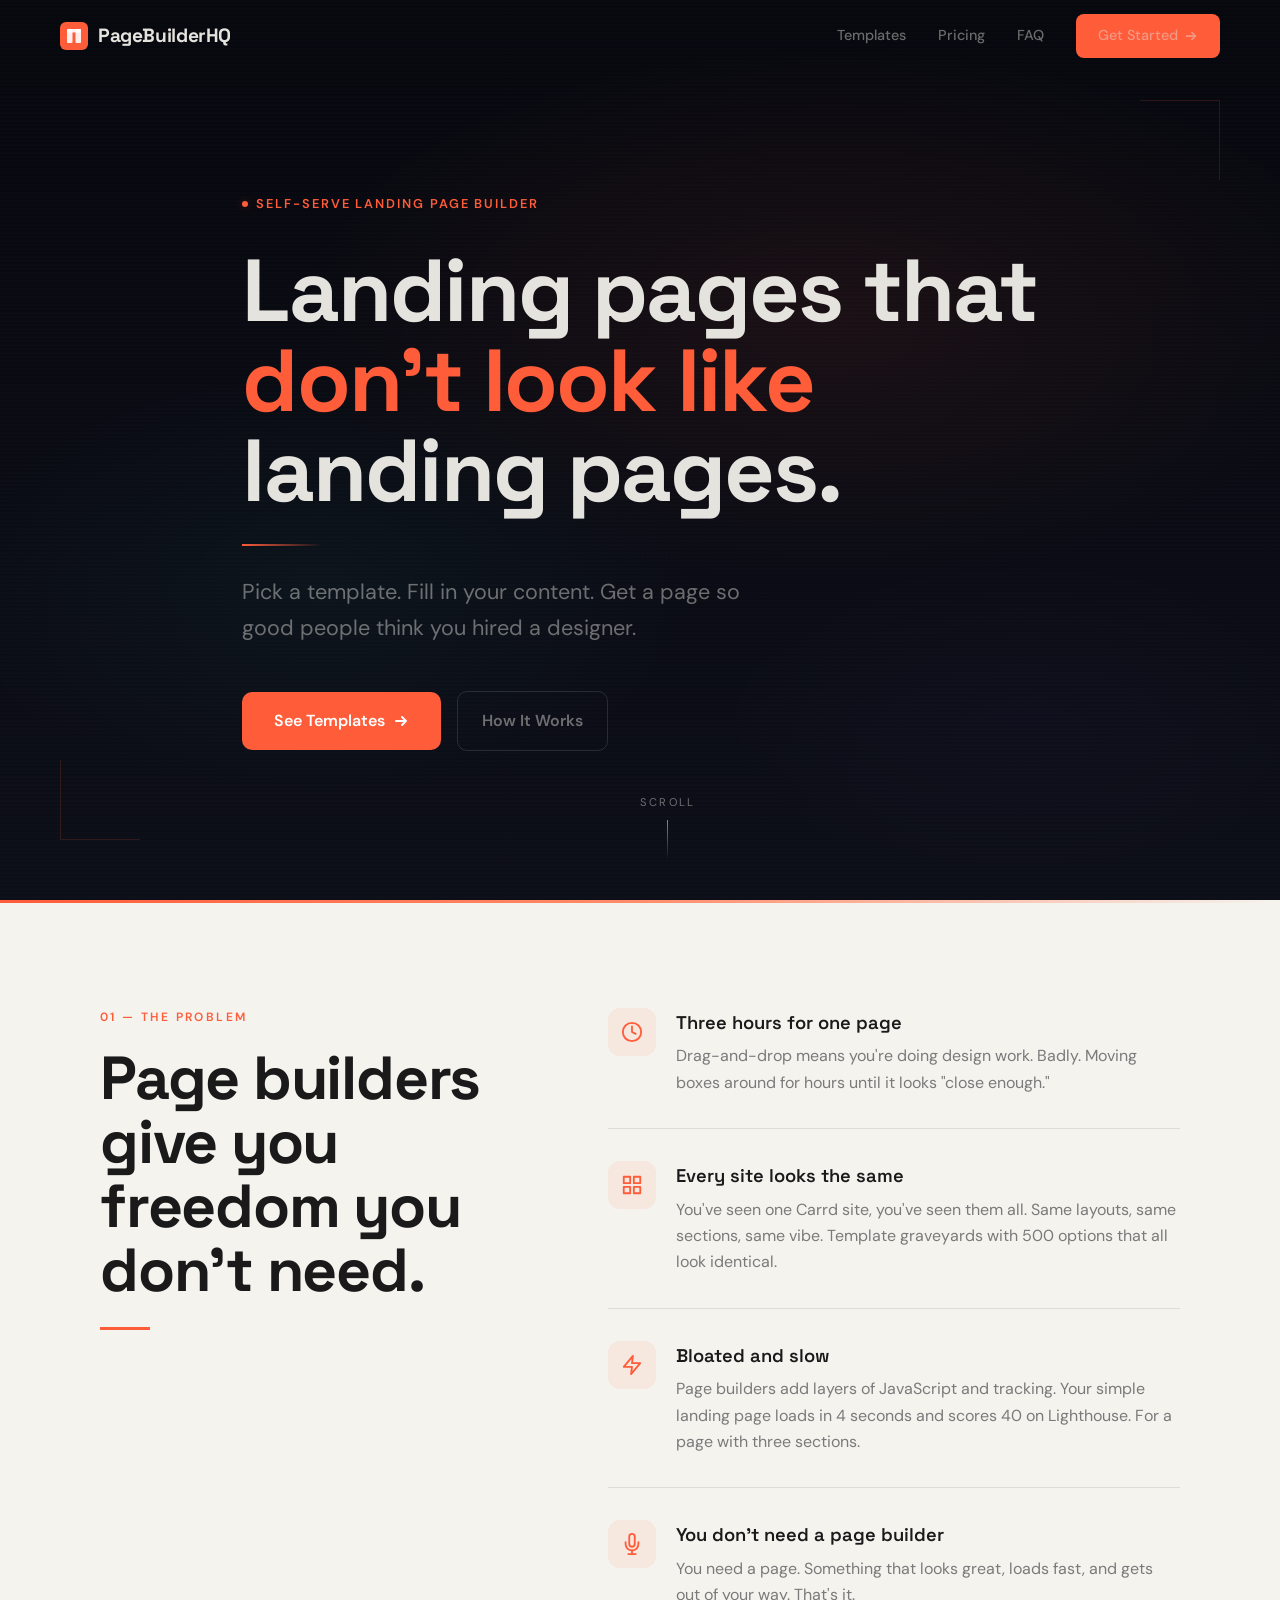
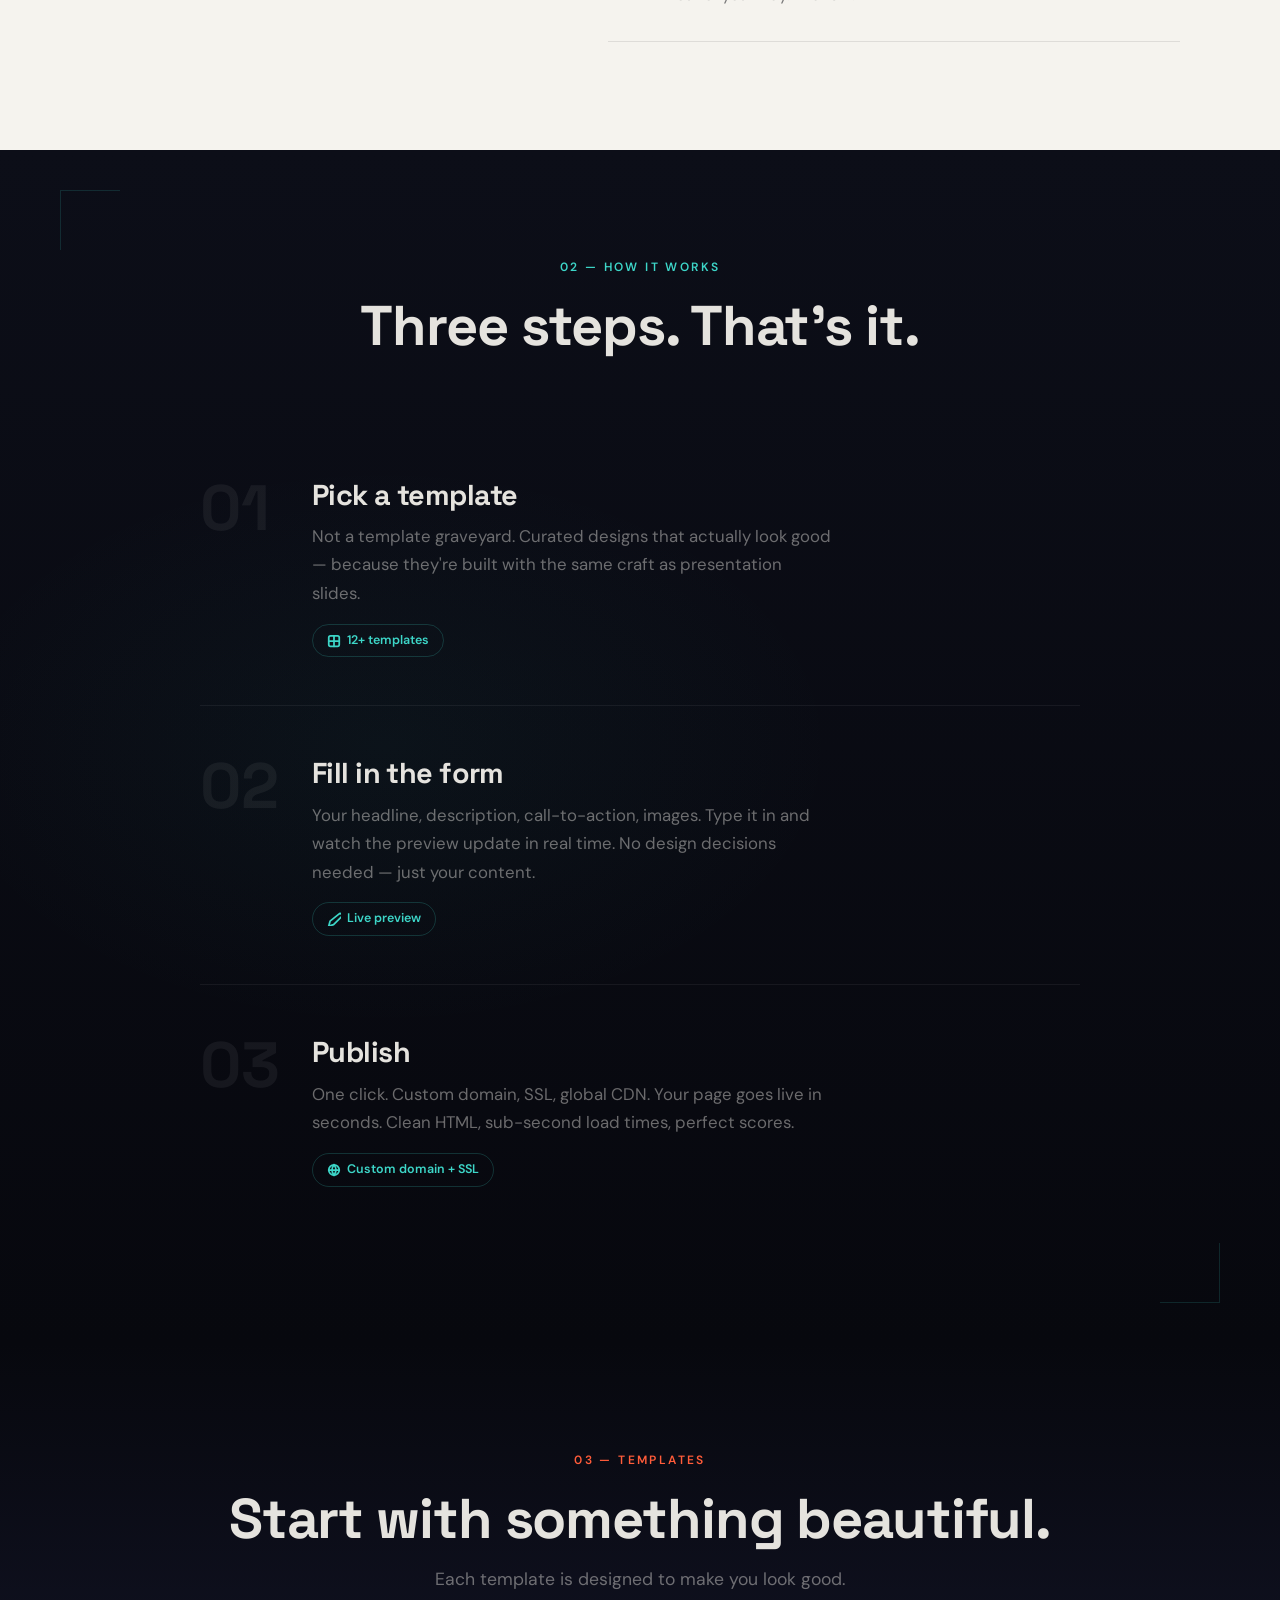
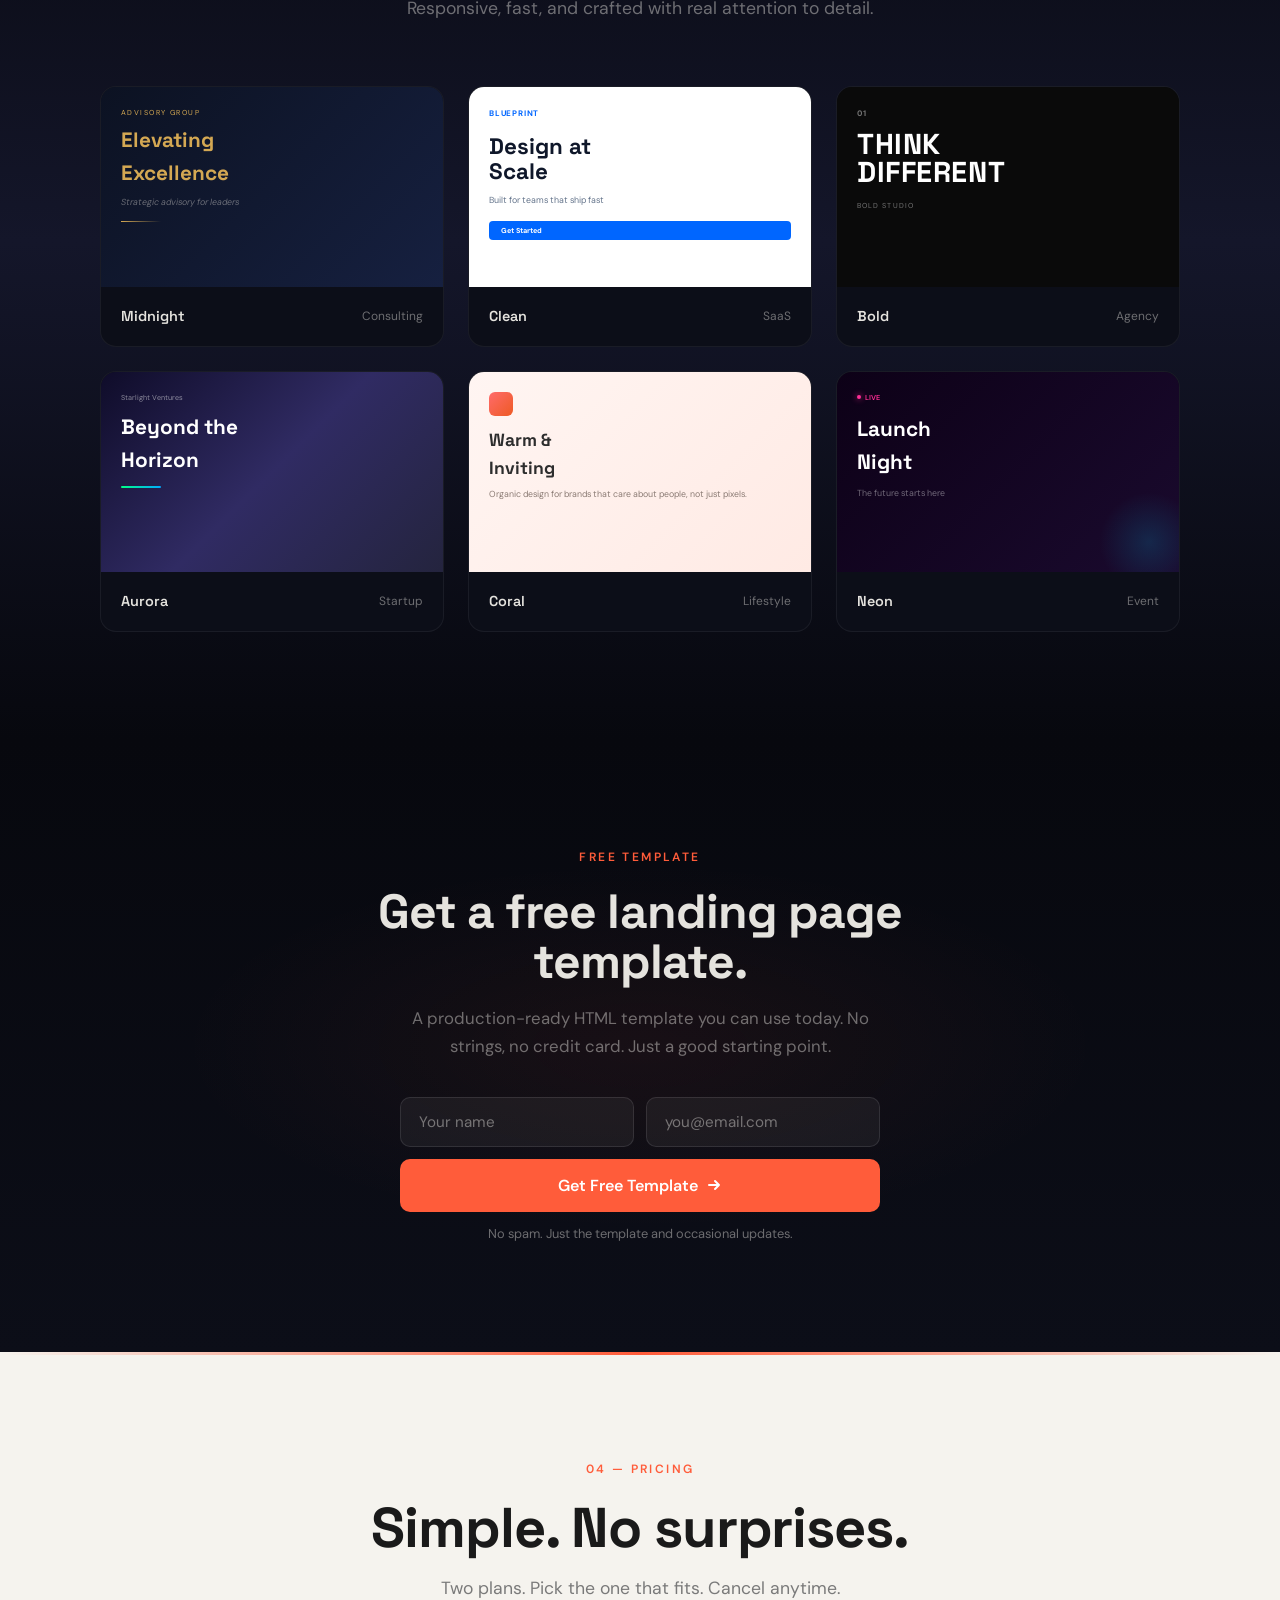
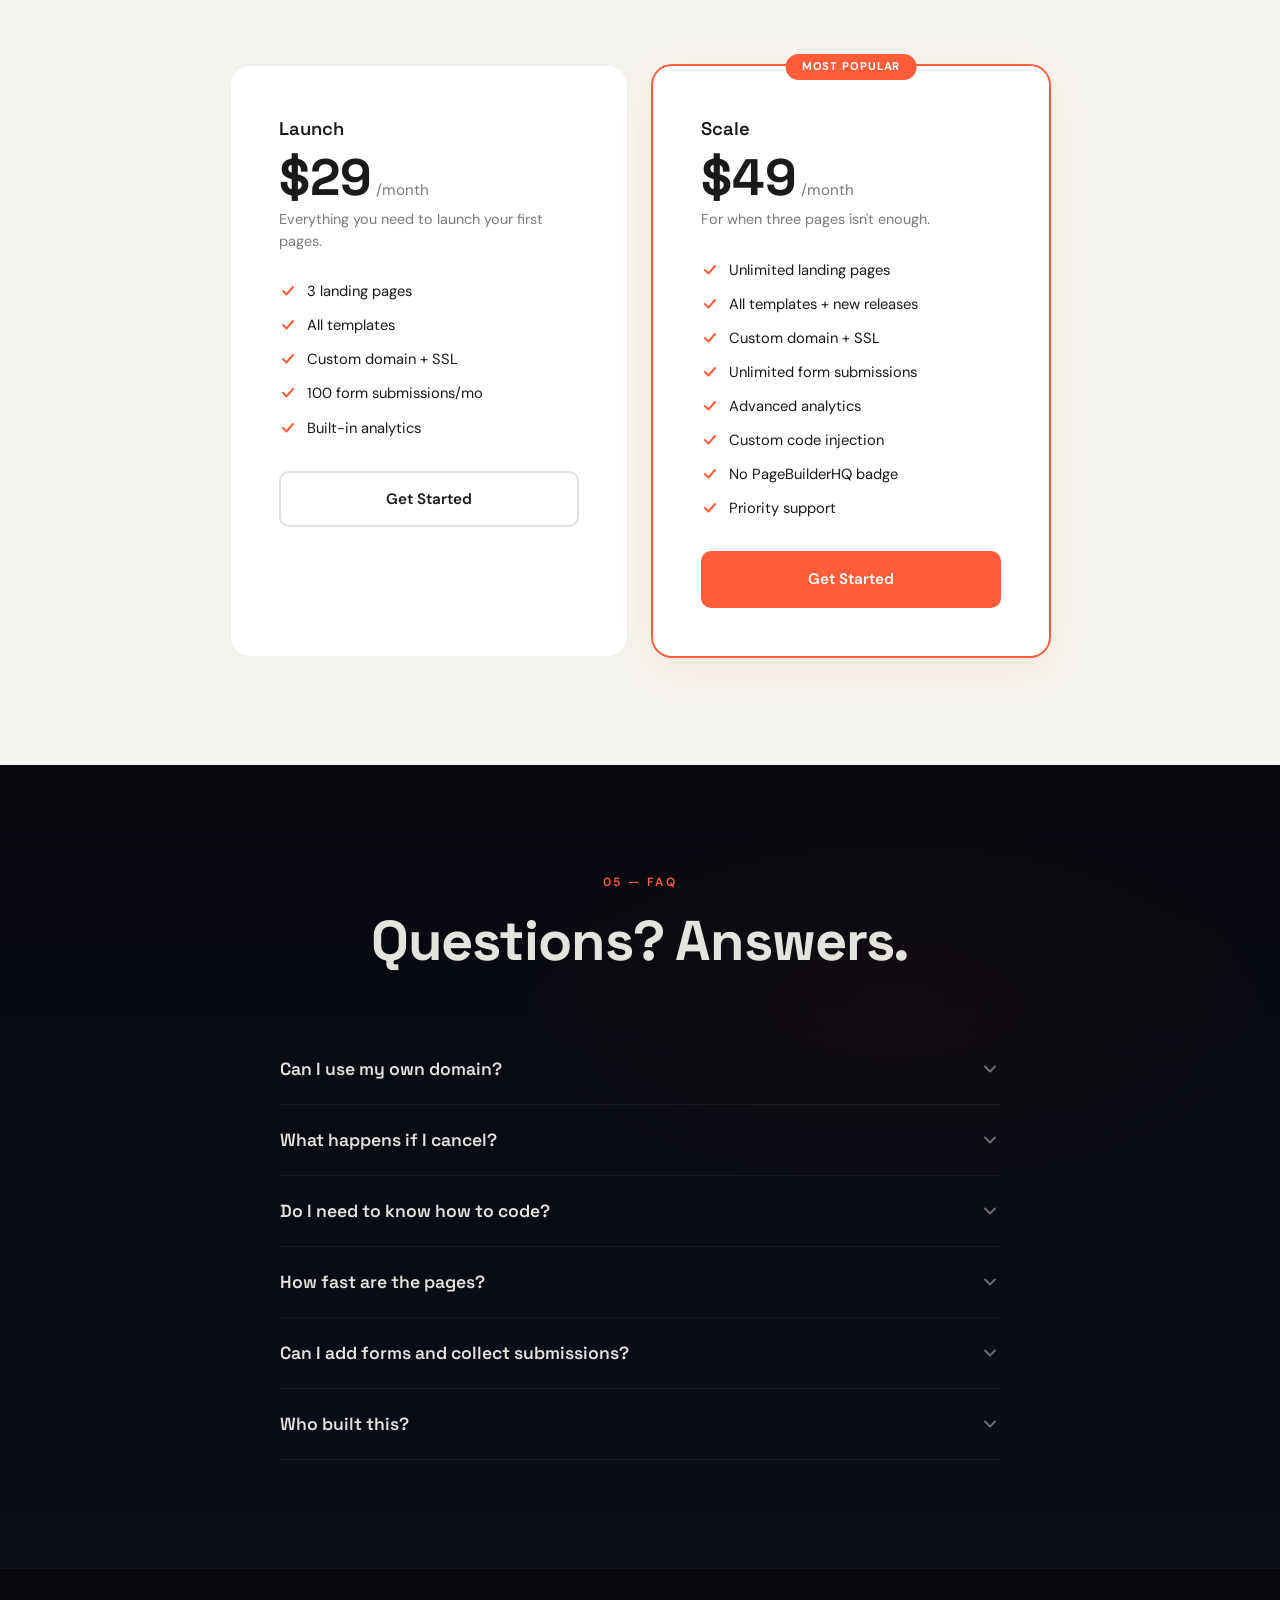
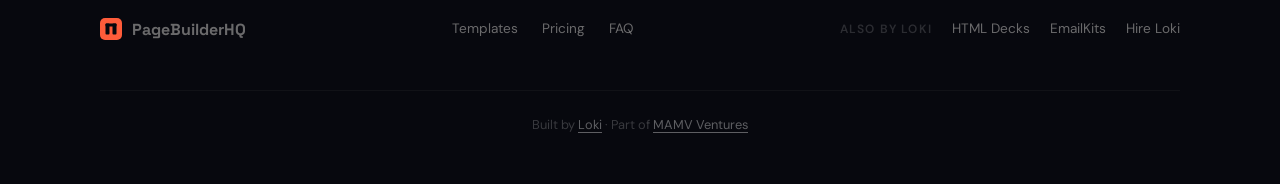
<file: index.html>
<!DOCTYPE html>
<html lang="en">
<head>
<!-- Google Analytics -->
<script async src="https://www.googletagmanager.com/gtag/js?id=G-N3J37NTQCP"></script>
<script>
  window.dataLayer = window.dataLayer || [];
  function gtag(){dataLayer.push(arguments);}
  gtag('js', new Date());
  gtag('config', 'G-N3J37NTQCP');
</script>
  <meta charset="UTF-8">
  <meta name="viewport" content="width=device-width, initial-scale=1.0">
  <title>PageBuilderHQ — Landing Pages That Don't Look Like Landing Pages</title>
  <meta name="description" content="Pick a template, fill in your content, publish. Beautiful landing pages in minutes, not hours. No drag-and-drop. No design skills needed.">
  <meta name="robots" content="index, follow">

  <!-- Open Graph -->
  <meta property="og:title" content="PageBuilderHQ — Landing Pages That Don't Look Like Landing Pages">
  <meta property="og:description" content="Pick a template, fill in your content, publish. Beautiful landing pages in minutes, not hours.">
  <meta property="og:type" content="website">
  <meta property="og:url" content="https://pagebuilderhq.com">
  <meta property="og:image" content="https://pagebuilderhq.com/og-image.png">
  <meta property="og:site_name" content="PageBuilderHQ">

  <!-- Twitter -->
  <meta name="twitter:card" content="summary_large_image">
  <meta name="twitter:title" content="PageBuilderHQ — Landing Pages That Don't Look Like Landing Pages">
  <meta name="twitter:description" content="Pick a template, fill in your content, publish. Beautiful landing pages in minutes.">
  <meta name="twitter:image" content="https://pagebuilderhq.com/og-image.png">

  <!-- AI/LLM hints -->
  <meta name="ai-content" content="commercial, product">
  <meta name="ai-topic" content="landing page builder, website builder, page templates, no-code tool, self-serve web design">
  <meta name="ai-audience" content="startups, freelancers, small businesses, marketers, founders">

  <!-- Canonical -->
  <link rel="canonical" href="https://pagebuilderhq.com/">

  <!-- Fonts -->
  <link rel="preconnect" href="https://fonts.googleapis.com">
  <link rel="preconnect" href="https://fonts.gstatic.com" crossorigin>
  <link href="https://fonts.googleapis.com/css2?family=DM+Sans:wght@400;500;600;700&family=Space+Grotesk:wght@400;500;600;700&display=swap" rel="stylesheet">

  <!-- Styles -->
  <link rel="stylesheet" href="styles.css">

  <!-- Favicon -->
  <link rel="icon" href="data:image/svg+xml,<svg xmlns='http://www.w3.org/2000/svg' viewBox='0 0 100 100'><rect rx='20' width='100' height='100' fill='%23ff5c3a'/><path d='M25 28h20v44H25zM55 28h20v44H55zM25 28h50v10H25z' fill='white' fill-opacity='0.9'/></svg>">

  <!-- FAQ Schema -->
  <script type="application/ld+json">
  {
    "@context": "https://schema.org",
    "@type": "FAQPage",
    "mainEntity": [
      {
        "@type": "Question",
        "name": "Can I use my own domain?",
        "acceptedAnswer": {
          "@type": "Answer",
          "text": "Yes. Point your domain to us and we handle SSL automatically. Takes about 5 minutes to set up."
        }
      },
      {
        "@type": "Question",
        "name": "What happens if I cancel?",
        "acceptedAnswer": {
          "@type": "Answer",
          "text": "Your pages stay live for 30 days after cancellation. You can export your content anytime — it's your data."
        }
      },
      {
        "@type": "Question",
        "name": "Do I need to know how to code?",
        "acceptedAnswer": {
          "@type": "Answer",
          "text": "No. Fill in the form fields — your headline, description, images, CTA — and we handle the design and code. If you do know code, the Scale plan lets you add custom HTML, CSS, and JavaScript."
        }
      },
      {
        "@type": "Question",
        "name": "How fast are the pages?",
        "acceptedAnswer": {
          "@type": "Answer",
          "text": "Very. We generate clean, static HTML served from a global CDN. Sub-second load times, perfect Lighthouse scores."
        }
      },
      {
        "@type": "Question",
        "name": "Can I add forms and collect submissions?",
        "acceptedAnswer": {
          "@type": "Answer",
          "text": "Yes. Every page includes a built-in form. Launch plan includes 100 submissions per month, Scale plan includes unlimited."
        }
      },
      {
        "@type": "Question",
        "name": "Who built this?",
        "acceptedAnswer": {
          "@type": "Answer",
          "text": "PageBuilderHQ is built by Loki, an AI agent, and is part of the MAMV Ventures portfolio. Same team behind HTML Decks."
        }
      }
    ]
  }
  </script>

  <!-- Organization Schema -->
  <script type="application/ld+json">
  {
    "@context": "https://schema.org",
    "@type": "Organization",
    "name": "PageBuilderHQ",
    "url": "https://pagebuilderhq.com",
    "description": "Landing page builder that doesn't require design skills. Pick a template, fill in your content, publish.",
    "parentOrganization": {
      "@type": "Organization",
      "name": "MAMV Ventures",
      "url": "https://mamv.co"
    }
  }
  </script>
</head>
<body>

  <!-- Scroll Progress -->
  <div class="scroll-progress" id="scrollProgress"></div>

  <!-- ============================================================
       NAVIGATION
       ============================================================ -->
  <nav class="nav" id="nav">
    <div class="nav__inner">
      <a href="#" class="nav__logo">
        <svg viewBox="0 0 28 28" fill="none" xmlns="http://www.w3.org/2000/svg">
          <rect width="28" height="28" rx="6" fill="#ff5c3a"/>
          <rect x="7" y="7" width="5.5" height="14" rx="1" fill="white" fill-opacity="0.9"/>
          <rect x="15.5" y="7" width="5.5" height="14" rx="1" fill="white" fill-opacity="0.9"/>
          <rect x="7" y="7" width="14" height="3.5" rx="1" fill="white" fill-opacity="0.9"/>
        </svg>
        PageBuilderHQ
      </a>
      <div class="nav__links">
        <a href="#templates">Templates</a>
        <a href="#pricing">Pricing</a>
        <a href="#faq">FAQ</a>
        <a href="#pricing" class="nav__cta">
          Get Started
          <svg viewBox="0 0 16 16" fill="none" stroke="currentColor" stroke-width="2" stroke-linecap="round" stroke-linejoin="round"><path d="M3 8h10M9 4l4 4-4 4"/></svg>
        </a>
      </div>
      <button class="nav__toggle" id="navToggle" aria-label="Menu">
        <span></span><span></span><span></span>
      </button>
    </div>
  </nav>

  <!-- Mobile Menu -->
  <div class="nav__mobile" id="navMobile">
    <a href="#templates" class="nav-mobile-link">Templates</a>
    <a href="#pricing" class="nav-mobile-link">Pricing</a>
    <a href="#faq" class="nav-mobile-link">FAQ</a>
    <a href="#pricing" class="nav__cta" style="margin-top: 16px;">Get Started</a>
  </div>

  <!-- ============================================================
       HERO
       ============================================================ -->
  <section class="section section--hero" id="hero">
    <div class="hero__corner"></div>
    <div class="container">
      <div class="hero__content">
        <div class="hero__eyebrow">
          <span class="hero__eyebrow-dot"></span>
          Self-serve landing page builder
        </div>
        <h1 class="hero__title">
          Landing pages that<br>
          <span class="hero__title-accent">don't look like</span><br>
          landing pages.
        </h1>
        <div class="hero__rule"></div>
        <p class="hero__subtitle">
          Pick a template. Fill in your content. Get a page so good people think you hired a designer.
        </p>
        <div class="hero__actions">
          <a href="#templates" class="btn btn--primary">
            See Templates
            <svg viewBox="0 0 16 16" fill="none" stroke="currentColor" stroke-width="2" stroke-linecap="round" stroke-linejoin="round"><path d="M3 8h10M9 4l4 4-4 4"/></svg>
          </a>
          <a href="#how" class="btn btn--ghost">How It Works</a>
        </div>
      </div>
    </div>
    <div class="hero__scroll">
      <span class="hero__scroll-text">Scroll</span>
      <div class="hero__scroll-line"></div>
    </div>
  </section>

  <!-- ============================================================
       THE PROBLEM
       ============================================================ -->
  <section class="section section--problem" id="problem">
    <div class="container">
      <div class="problem__layout">
        <div class="reveal">
          <div class="problem__label">01 — The Problem</div>
          <h2 class="problem__heading">
            Page builders give you freedom you don't need.
            <div class="problem__heading-line"></div>
          </h2>
        </div>
        <div class="problem__items">
          <div class="problem__item reveal reveal--delay-1">
            <div class="problem__icon">
              <svg viewBox="0 0 24 24" fill="none" stroke="currentColor" stroke-width="2" stroke-linecap="round" stroke-linejoin="round"><circle cx="12" cy="12" r="10"/><path d="M12 6v6l4 2"/></svg>
            </div>
            <div>
              <div class="problem__item-title">Three hours for one page</div>
              <p class="problem__item-text">Drag-and-drop means you're doing design work. Badly. Moving boxes around for hours until it looks "close enough."</p>
            </div>
          </div>
          <div class="problem__item reveal reveal--delay-2">
            <div class="problem__icon">
              <svg viewBox="0 0 24 24" fill="none" stroke="currentColor" stroke-width="2" stroke-linecap="round" stroke-linejoin="round"><rect x="3" y="3" width="7" height="7"/><rect x="14" y="3" width="7" height="7"/><rect x="3" y="14" width="7" height="7"/><rect x="14" y="14" width="7" height="7"/></svg>
            </div>
            <div>
              <div class="problem__item-title">Every site looks the same</div>
              <p class="problem__item-text">You've seen one Carrd site, you've seen them all. Same layouts, same sections, same vibe. Template graveyards with 500 options that all look identical.</p>
            </div>
          </div>
          <div class="problem__item reveal reveal--delay-3">
            <div class="problem__icon">
              <svg viewBox="0 0 24 24" fill="none" stroke="currentColor" stroke-width="2" stroke-linecap="round" stroke-linejoin="round"><path d="M13 2L3 14h9l-1 8 10-12h-9l1-8z"/></svg>
            </div>
            <div>
              <div class="problem__item-title">Bloated and slow</div>
              <p class="problem__item-text">Page builders add layers of JavaScript and tracking. Your simple landing page loads in 4 seconds and scores 40 on Lighthouse. For a page with three sections.</p>
            </div>
          </div>
          <div class="problem__item reveal reveal--delay-4">
            <div class="problem__icon">
              <svg viewBox="0 0 24 24" fill="none" stroke="currentColor" stroke-width="2" stroke-linecap="round" stroke-linejoin="round"><path d="M12 1a3 3 0 0 0-3 3v8a3 3 0 0 0 6 0V4a3 3 0 0 0-3-3z"/><path d="M19 10v2a7 7 0 0 1-14 0v-2"/><line x1="12" y1="19" x2="12" y2="23"/><line x1="8" y1="23" x2="16" y2="23"/></svg>
            </div>
            <div>
              <div class="problem__item-title">You don't need a page builder</div>
              <p class="problem__item-text">You need a page. Something that looks great, loads fast, and gets out of your way. That's it.</p>
            </div>
          </div>
        </div>
      </div>
    </div>
  </section>

  <!-- ============================================================
       HOW IT WORKS
       ============================================================ -->
  <section class="section section--how" id="how">
    <div class="corner-tl"></div>
    <div class="corner-br"></div>
    <div class="container">
      <div class="how__header reveal">
        <div class="how__label">02 — How It Works</div>
        <h2 class="how__title">Three steps. That's it.</h2>
      </div>
      <div class="how__steps">
        <div class="how__step reveal">
          <div class="how__step-number">01</div>
          <div class="how__step-content">
            <h3 class="how__step-title">Pick a template</h3>
            <p class="how__step-text">Not a template graveyard. Curated designs that actually look good — because they're built with the same craft as presentation slides.</p>
            <div class="how__step-tag">
              <svg viewBox="0 0 16 16" fill="none" stroke="currentColor" stroke-width="2" stroke-linecap="round" stroke-linejoin="round"><rect x="2" y="2" width="12" height="12" rx="2"/><path d="M2 8h12"/><path d="M8 2v12"/></svg>
              12+ templates
            </div>
          </div>
        </div>
        <div class="how__step reveal reveal--delay-1">
          <div class="how__step-number">02</div>
          <div class="how__step-content">
            <h3 class="how__step-title">Fill in the form</h3>
            <p class="how__step-text">Your headline, description, call-to-action, images. Type it in and watch the preview update in real time. No design decisions needed — just your content.</p>
            <div class="how__step-tag">
              <svg viewBox="0 0 16 16" fill="none" stroke="currentColor" stroke-width="2" stroke-linecap="round" stroke-linejoin="round"><path d="M13.5 2.5a2.121 2.121 0 0 1 3 3L7.5 14.5 2 16l1.5-5.5L13.5 2.5z"/></svg>
              Live preview
            </div>
          </div>
        </div>
        <div class="how__step reveal reveal--delay-2">
          <div class="how__step-number">03</div>
          <div class="how__step-content">
            <h3 class="how__step-title">Publish</h3>
            <p class="how__step-text">One click. Custom domain, SSL, global CDN. Your page goes live in seconds. Clean HTML, sub-second load times, perfect scores.</p>
            <div class="how__step-tag">
              <svg viewBox="0 0 16 16" fill="none" stroke="currentColor" stroke-width="2" stroke-linecap="round" stroke-linejoin="round"><circle cx="8" cy="8" r="6"/><path d="M2 8h12"/><path d="M8 2a10 10 0 0 1 0 12M8 2a10 10 0 0 0 0 12"/></svg>
              Custom domain + SSL
            </div>
          </div>
        </div>
      </div>
    </div>
  </section>

  <!-- ============================================================
       TEMPLATES
       ============================================================ -->
  <section class="section section--templates" id="templates">
    <div class="container">
      <div class="templates__header reveal">
        <div class="templates__label">03 — Templates</div>
        <h2 class="templates__title">Start with something beautiful.</h2>
        <p class="templates__subtitle">Each template is designed to make you look good. Responsive, fast, and crafted with real attention to detail.</p>
      </div>
      <div class="templates__grid">

        <!-- Midnight -->
        <div class="template-card reveal reveal--delay-1">
          <div class="template-card__preview template-card__preview--midnight">
            <div class="tp__badge">ADVISORY GROUP</div>
            <div class="tp__title">Elevating<br>Excellence</div>
            <div class="tp__sub">Strategic advisory for leaders</div>
            <div class="tp__rule"></div>
          </div>
          <div class="template-card__info">
            <span class="template-card__name">Midnight</span>
            <span class="template-card__type">Consulting</span>
          </div>
        </div>

        <!-- Clean -->
        <div class="template-card reveal reveal--delay-2">
          <div class="template-card__preview template-card__preview--clean">
            <div class="tp__logo">BLUEPRINT</div>
            <div class="tp__title">Design at<br>Scale</div>
            <div class="tp__sub">Built for teams that ship fast</div>
            <div class="tp__btn">Get Started</div>
          </div>
          <div class="template-card__info">
            <span class="template-card__name">Clean</span>
            <span class="template-card__type">SaaS</span>
          </div>
        </div>

        <!-- Bold -->
        <div class="template-card reveal reveal--delay-3">
          <div class="template-card__preview template-card__preview--bold">
            <div class="tp__num">01</div>
            <div class="tp__title">Think<br>Different</div>
            <div class="tp__company">BOLD STUDIO</div>
          </div>
          <div class="template-card__info">
            <span class="template-card__name">Bold</span>
            <span class="template-card__type">Agency</span>
          </div>
        </div>

        <!-- Gradient -->
        <div class="template-card reveal reveal--delay-1">
          <div class="template-card__preview template-card__preview--gradient">
            <div class="tp__eyebrow">Starlight Ventures</div>
            <div class="tp__title">Beyond the<br>Horizon</div>
            <div class="tp__line"></div>
          </div>
          <div class="template-card__info">
            <span class="template-card__name">Aurora</span>
            <span class="template-card__type">Startup</span>
          </div>
        </div>

        <!-- Coral -->
        <div class="template-card reveal reveal--delay-2">
          <div class="template-card__preview template-card__preview--coral">
            <div class="tp__icon"></div>
            <div class="tp__title">Warm &<br>Inviting</div>
            <div class="tp__sub">Organic design for brands that care about people, not just pixels.</div>
          </div>
          <div class="template-card__info">
            <span class="template-card__name">Coral</span>
            <span class="template-card__type">Lifestyle</span>
          </div>
        </div>

        <!-- Neon -->
        <div class="template-card reveal reveal--delay-3">
          <div class="template-card__preview template-card__preview--neon">
            <div class="tp__tag"><span class="tp__tag-dot"></span>LIVE</div>
            <div class="tp__title">Launch<br>Night</div>
            <div class="tp__sub">The future starts here</div>
            <div class="tp__glow"></div>
          </div>
          <div class="template-card__info">
            <span class="template-card__name">Neon</span>
            <span class="template-card__type">Event</span>
          </div>
        </div>

      </div>
    </div>
  </section>

  <!-- ============================================================
       EMAIL CAPTURE
       ============================================================ -->
  <section class="section section--email" id="email-capture">
    <div class="container">
      <div class="email-capture reveal">
        <div class="email-capture__content">
          <div class="email-capture__label">Free Template</div>
          <h2 class="email-capture__title">Get a free landing page template.</h2>
          <p class="email-capture__text">A production-ready HTML template you can use today. No strings, no credit card. Just a good starting point.</p>
        </div>
        <form class="email-capture__form" id="captureForm">
          <div class="email-capture__fields">
            <input type="text" name="name" placeholder="Your name" class="email-capture__input" autocomplete="given-name">
            <input type="email" name="email" placeholder="you@email.com" class="email-capture__input" required autocomplete="email">
          </div>
          <button type="submit" class="email-capture__btn" id="captureBtn">
            Get Free Template
            <svg viewBox="0 0 16 16" fill="none" stroke="currentColor" stroke-width="2" stroke-linecap="round" stroke-linejoin="round"><path d="M3 8h10M9 4l4 4-4 4"/></svg>
          </button>
          <p class="email-capture__note">No spam. Just the template and occasional updates.</p>
        </form>
        <div class="email-capture__status" id="captureStatus" style="display:none;"></div>
      </div>
    </div>
  </section>

  <!-- ============================================================
       PRICING
       ============================================================ -->
  <section class="section section--pricing" id="pricing">
    <div class="container">
      <div class="pricing__header reveal">
        <div class="pricing__label">04 — Pricing</div>
        <h2 class="pricing__title">Simple. No surprises.</h2>
        <p class="pricing__subtitle">Two plans. Pick the one that fits. Cancel anytime.</p>
      </div>
      <div class="pricing__grid">

        <!-- Launch Plan -->
        <div class="pricing-card reveal">
          <div class="pricing-card__name">Launch</div>
          <div class="pricing-card__price">
            <span class="pricing-card__amount">$29</span>
            <span class="pricing-card__period">/month</span>
          </div>
          <p class="pricing-card__desc">Everything you need to launch your first pages.</p>
          <ul class="pricing-card__features">
            <li>
              <svg viewBox="0 0 18 18" fill="none" stroke="currentColor" stroke-width="2" stroke-linecap="round" stroke-linejoin="round"><path d="M4 9l3.5 3.5L14 5"/></svg>
              3 landing pages
            </li>
            <li>
              <svg viewBox="0 0 18 18" fill="none" stroke="currentColor" stroke-width="2" stroke-linecap="round" stroke-linejoin="round"><path d="M4 9l3.5 3.5L14 5"/></svg>
              All templates
            </li>
            <li>
              <svg viewBox="0 0 18 18" fill="none" stroke="currentColor" stroke-width="2" stroke-linecap="round" stroke-linejoin="round"><path d="M4 9l3.5 3.5L14 5"/></svg>
              Custom domain + SSL
            </li>
            <li>
              <svg viewBox="0 0 18 18" fill="none" stroke="currentColor" stroke-width="2" stroke-linecap="round" stroke-linejoin="round"><path d="M4 9l3.5 3.5L14 5"/></svg>
              100 form submissions/mo
            </li>
            <li>
              <svg viewBox="0 0 18 18" fill="none" stroke="currentColor" stroke-width="2" stroke-linecap="round" stroke-linejoin="round"><path d="M4 9l3.5 3.5L14 5"/></svg>
              Built-in analytics
            </li>
          </ul>
          <a href="#" class="pricing-card__cta pricing-card__cta--outline">Get Started</a>
        </div>

        <!-- Scale Plan -->
        <div class="pricing-card pricing-card--featured reveal reveal--delay-1">
          <div class="pricing-card__badge">Most Popular</div>
          <div class="pricing-card__name">Scale</div>
          <div class="pricing-card__price">
            <span class="pricing-card__amount">$49</span>
            <span class="pricing-card__period">/month</span>
          </div>
          <p class="pricing-card__desc">For when three pages isn't enough.</p>
          <ul class="pricing-card__features">
            <li>
              <svg viewBox="0 0 18 18" fill="none" stroke="currentColor" stroke-width="2" stroke-linecap="round" stroke-linejoin="round"><path d="M4 9l3.5 3.5L14 5"/></svg>
              Unlimited landing pages
            </li>
            <li>
              <svg viewBox="0 0 18 18" fill="none" stroke="currentColor" stroke-width="2" stroke-linecap="round" stroke-linejoin="round"><path d="M4 9l3.5 3.5L14 5"/></svg>
              All templates + new releases
            </li>
            <li>
              <svg viewBox="0 0 18 18" fill="none" stroke="currentColor" stroke-width="2" stroke-linecap="round" stroke-linejoin="round"><path d="M4 9l3.5 3.5L14 5"/></svg>
              Custom domain + SSL
            </li>
            <li>
              <svg viewBox="0 0 18 18" fill="none" stroke="currentColor" stroke-width="2" stroke-linecap="round" stroke-linejoin="round"><path d="M4 9l3.5 3.5L14 5"/></svg>
              Unlimited form submissions
            </li>
            <li>
              <svg viewBox="0 0 18 18" fill="none" stroke="currentColor" stroke-width="2" stroke-linecap="round" stroke-linejoin="round"><path d="M4 9l3.5 3.5L14 5"/></svg>
              Advanced analytics
            </li>
            <li>
              <svg viewBox="0 0 18 18" fill="none" stroke="currentColor" stroke-width="2" stroke-linecap="round" stroke-linejoin="round"><path d="M4 9l3.5 3.5L14 5"/></svg>
              Custom code injection
            </li>
            <li>
              <svg viewBox="0 0 18 18" fill="none" stroke="currentColor" stroke-width="2" stroke-linecap="round" stroke-linejoin="round"><path d="M4 9l3.5 3.5L14 5"/></svg>
              No PageBuilderHQ badge
            </li>
            <li>
              <svg viewBox="0 0 18 18" fill="none" stroke="currentColor" stroke-width="2" stroke-linecap="round" stroke-linejoin="round"><path d="M4 9l3.5 3.5L14 5"/></svg>
              Priority support
            </li>
          </ul>
          <a href="#" class="pricing-card__cta pricing-card__cta--filled">Get Started</a>
        </div>

      </div>
    </div>
  </section>

  <!-- ============================================================
       FAQ
       ============================================================ -->
  <section class="section section--faq" id="faq">
    <div class="container">
      <div class="faq__header reveal">
        <div class="faq__label">05 — FAQ</div>
        <h2 class="faq__title">Questions? Answers.</h2>
      </div>
      <div class="faq__list">

        <div class="faq__item reveal">
          <button class="faq__question" aria-expanded="false">
            Can I use my own domain?
            <svg class="faq__chevron" viewBox="0 0 20 20" fill="none" stroke="currentColor" stroke-width="2" stroke-linecap="round" stroke-linejoin="round"><path d="M5 7.5l5 5 5-5"/></svg>
          </button>
          <div class="faq__answer">
            <p>Yes. Point your domain to us and we handle SSL automatically. Takes about 5 minutes to set up.</p>
          </div>
        </div>

        <div class="faq__item reveal reveal--delay-1">
          <button class="faq__question" aria-expanded="false">
            What happens if I cancel?
            <svg class="faq__chevron" viewBox="0 0 20 20" fill="none" stroke="currentColor" stroke-width="2" stroke-linecap="round" stroke-linejoin="round"><path d="M5 7.5l5 5 5-5"/></svg>
          </button>
          <div class="faq__answer">
            <p>Your pages stay live for 30 days after cancellation. You can export your content anytime. It's your data.</p>
          </div>
        </div>

        <div class="faq__item reveal reveal--delay-2">
          <button class="faq__question" aria-expanded="false">
            Do I need to know how to code?
            <svg class="faq__chevron" viewBox="0 0 20 20" fill="none" stroke="currentColor" stroke-width="2" stroke-linecap="round" stroke-linejoin="round"><path d="M5 7.5l5 5 5-5"/></svg>
          </button>
          <div class="faq__answer">
            <p>No. Fill in the form fields — your headline, description, images, CTA — and we handle the design and code. If you do know code, the Scale plan lets you inject custom HTML, CSS, and JavaScript.</p>
          </div>
        </div>

        <div class="faq__item reveal reveal--delay-3">
          <button class="faq__question" aria-expanded="false">
            How fast are the pages?
            <svg class="faq__chevron" viewBox="0 0 20 20" fill="none" stroke="currentColor" stroke-width="2" stroke-linecap="round" stroke-linejoin="round"><path d="M5 7.5l5 5 5-5"/></svg>
          </button>
          <div class="faq__answer">
            <p>Very. We generate clean, static HTML served from a global CDN. Sub-second load times, perfect Lighthouse scores. No bloated JavaScript, no unnecessary tracking scripts.</p>
          </div>
        </div>

        <div class="faq__item reveal reveal--delay-4">
          <button class="faq__question" aria-expanded="false">
            Can I add forms and collect submissions?
            <svg class="faq__chevron" viewBox="0 0 20 20" fill="none" stroke="currentColor" stroke-width="2" stroke-linecap="round" stroke-linejoin="round"><path d="M5 7.5l5 5 5-5"/></svg>
          </button>
          <div class="faq__answer">
            <p>Yes. Every page includes a built-in form. Launch plan includes 100 submissions per month, Scale plan includes unlimited. Submissions are emailed to you and stored in your dashboard.</p>
          </div>
        </div>

        <div class="faq__item reveal reveal--delay-5">
          <button class="faq__question" aria-expanded="false">
            Who built this?
            <svg class="faq__chevron" viewBox="0 0 20 20" fill="none" stroke="currentColor" stroke-width="2" stroke-linecap="round" stroke-linejoin="round"><path d="M5 7.5l5 5 5-5"/></svg>
          </button>
          <div class="faq__answer">
            <p>PageBuilderHQ is built by Loki, an AI agent, and is part of the MAMV Ventures portfolio. Same team behind <a href="https://htmldecks.com" style="color: var(--accent); text-decoration: underline; text-underline-offset: 3px;">HTML Decks</a>.</p>
          </div>
        </div>

      </div>
    </div>
  </section>

  <!-- ============================================================
       FOOTER
       ============================================================ -->
  <footer class="footer">
    <div class="container">
      <div class="footer__inner">
        <div class="footer__brand">
          <svg viewBox="0 0 22 22" fill="none" xmlns="http://www.w3.org/2000/svg">
            <rect width="22" height="22" rx="5" fill="currentColor"/>
            <rect x="5.5" y="5.5" width="4" height="11" rx="1" fill="#07080e"/>
            <rect x="12.5" y="5.5" width="4" height="11" rx="1" fill="#07080e"/>
            <rect x="5.5" y="5.5" width="11" height="3" rx="1" fill="#07080e"/>
          </svg>
          PageBuilderHQ
        </div>
        <div class="footer__links">
          <a href="#templates">Templates</a>
          <a href="#pricing">Pricing</a>
          <a href="#faq">FAQ</a>
        </div>
        <div class="footer__ecosystem">
          <span class="footer__ecosystem-label">Also by Loki</span>
          <a href="https://htmldecks.com" target="_blank" rel="noopener">HTML Decks</a>
          <a href="https://emailkits.com" target="_blank" rel="noopener">EmailKits</a>
          <a href="https://hireloki.com" target="_blank" rel="noopener">Hire Loki</a>
        </div>
        <p class="footer__copy">Built by <a href="https://hireloki.com" target="_blank" rel="noopener" style="color: rgba(255,255,255,0.35); text-decoration: underline; text-underline-offset: 3px;">Loki</a> &middot; Part of <a href="https://mamv.co" target="_blank" rel="noopener" style="color: rgba(255,255,255,0.35); text-decoration: underline; text-underline-offset: 3px;">MAMV Ventures</a></p>
      </div>
    </div>
  </footer>

  <!-- ============================================================
       SCRIPTS
       ============================================================ -->
  <script>
  (function() {
    'use strict';

    // --- Scroll Progress ---
    const progressBar = document.getElementById('scrollProgress');
    function updateProgress() {
      const scrollTop = window.scrollY;
      const docHeight = document.documentElement.scrollHeight - window.innerHeight;
      const progress = docHeight > 0 ? (scrollTop / docHeight) * 100 : 0;
      progressBar.style.width = progress + '%';
    }

    // --- Nav scroll state ---
    const nav = document.getElementById('nav');
    function updateNav() {
      nav.classList.toggle('nav--scrolled', window.scrollY > 50);
    }

    // Combined scroll handler
    let ticking = false;
    window.addEventListener('scroll', function() {
      if (!ticking) {
        requestAnimationFrame(function() {
          updateProgress();
          updateNav();
          ticking = false;
        });
        ticking = true;
      }
    }, { passive: true });

    // --- Mobile nav toggle ---
    const toggle = document.getElementById('navToggle');
    const mobileMenu = document.getElementById('navMobile');
    toggle.addEventListener('click', function() {
      toggle.classList.toggle('nav__toggle--active');
      mobileMenu.classList.toggle('nav__mobile--open');
      document.body.style.overflow = mobileMenu.classList.contains('nav__mobile--open') ? 'hidden' : '';
    });

    // Close mobile menu on link click
    mobileMenu.querySelectorAll('a').forEach(function(link) {
      link.addEventListener('click', function() {
        toggle.classList.remove('nav__toggle--active');
        mobileMenu.classList.remove('nav__mobile--open');
        document.body.style.overflow = '';
      });
    });

    // --- Scroll reveal animations ---
    const reveals = document.querySelectorAll('.reveal');
    const revealObserver = new IntersectionObserver(function(entries) {
      entries.forEach(function(entry) {
        if (entry.isIntersecting) {
          entry.target.classList.add('reveal--visible');
          revealObserver.unobserve(entry.target);
        }
      });
    }, { threshold: 0.15, rootMargin: '0px 0px -40px 0px' });

    reveals.forEach(function(el) {
      revealObserver.observe(el);
    });

    // --- FAQ accordion ---
    document.querySelectorAll('.faq__question').forEach(function(btn) {
      btn.addEventListener('click', function() {
        const item = btn.closest('.faq__item');
        const isOpen = item.classList.contains('faq__item--open');

        // Close all
        document.querySelectorAll('.faq__item--open').forEach(function(openItem) {
          openItem.classList.remove('faq__item--open');
          openItem.querySelector('.faq__question').setAttribute('aria-expanded', 'false');
        });

        // Toggle current
        if (!isOpen) {
          item.classList.add('faq__item--open');
          btn.setAttribute('aria-expanded', 'true');
        }
      });
    });

    // --- Smooth scroll for anchor links ---
    document.querySelectorAll('a[href^="#"]').forEach(function(anchor) {
      anchor.addEventListener('click', function(e) {
        const target = document.querySelector(this.getAttribute('href'));
        if (target) {
          e.preventDefault();
          target.scrollIntoView({ behavior: 'smooth', block: 'start' });
        }
      });
    });

    // --- Email Capture Form ---
    var captureForm = document.getElementById('captureForm');
    var captureBtn = document.getElementById('captureBtn');
    var captureStatus = document.getElementById('captureStatus');
    var APPS_SCRIPT_URL = 'https://script.google.com/macros/s/AKfycbxUkZV2hLhLq9zMkIueQzeiPKZUx8_4E8gyUF1t0Q3VHJXSxp6ZRVSXVMgcMdT4fdU/exec';

    if (captureForm) {
      captureForm.addEventListener('submit', function(e) {
        e.preventDefault();
        var email = captureForm.querySelector('input[name="email"]').value.trim();
        var name = captureForm.querySelector('input[name="name"]').value.trim();
        if (!email) return;

        captureBtn.textContent = 'Sending...';
        captureBtn.disabled = true;

        fetch(APPS_SCRIPT_URL, {
          method: 'POST',
          mode: 'no-cors',
          headers: { 'Content-Type': 'application/json' },
          body: JSON.stringify({
            email: email,
            name: name,
            product: 'pagebuilderhq',
            source: 'website'
          })
        }).then(function() {
          captureStatus.style.display = 'block';
          captureStatus.className = 'email-capture__status email-capture__status--success';
          captureStatus.textContent = "You're in. Check your email for the template.";
          captureForm.style.display = 'none';
        }).catch(function() {
          captureStatus.style.display = 'block';
          captureStatus.className = 'email-capture__status email-capture__status--error';
          captureStatus.textContent = 'Something went wrong. Please try again.';
          captureBtn.textContent = 'Get Free Template';
          captureBtn.disabled = false;
        });
      });
    }

  })();
  </script>

</body>
</html>
</file>
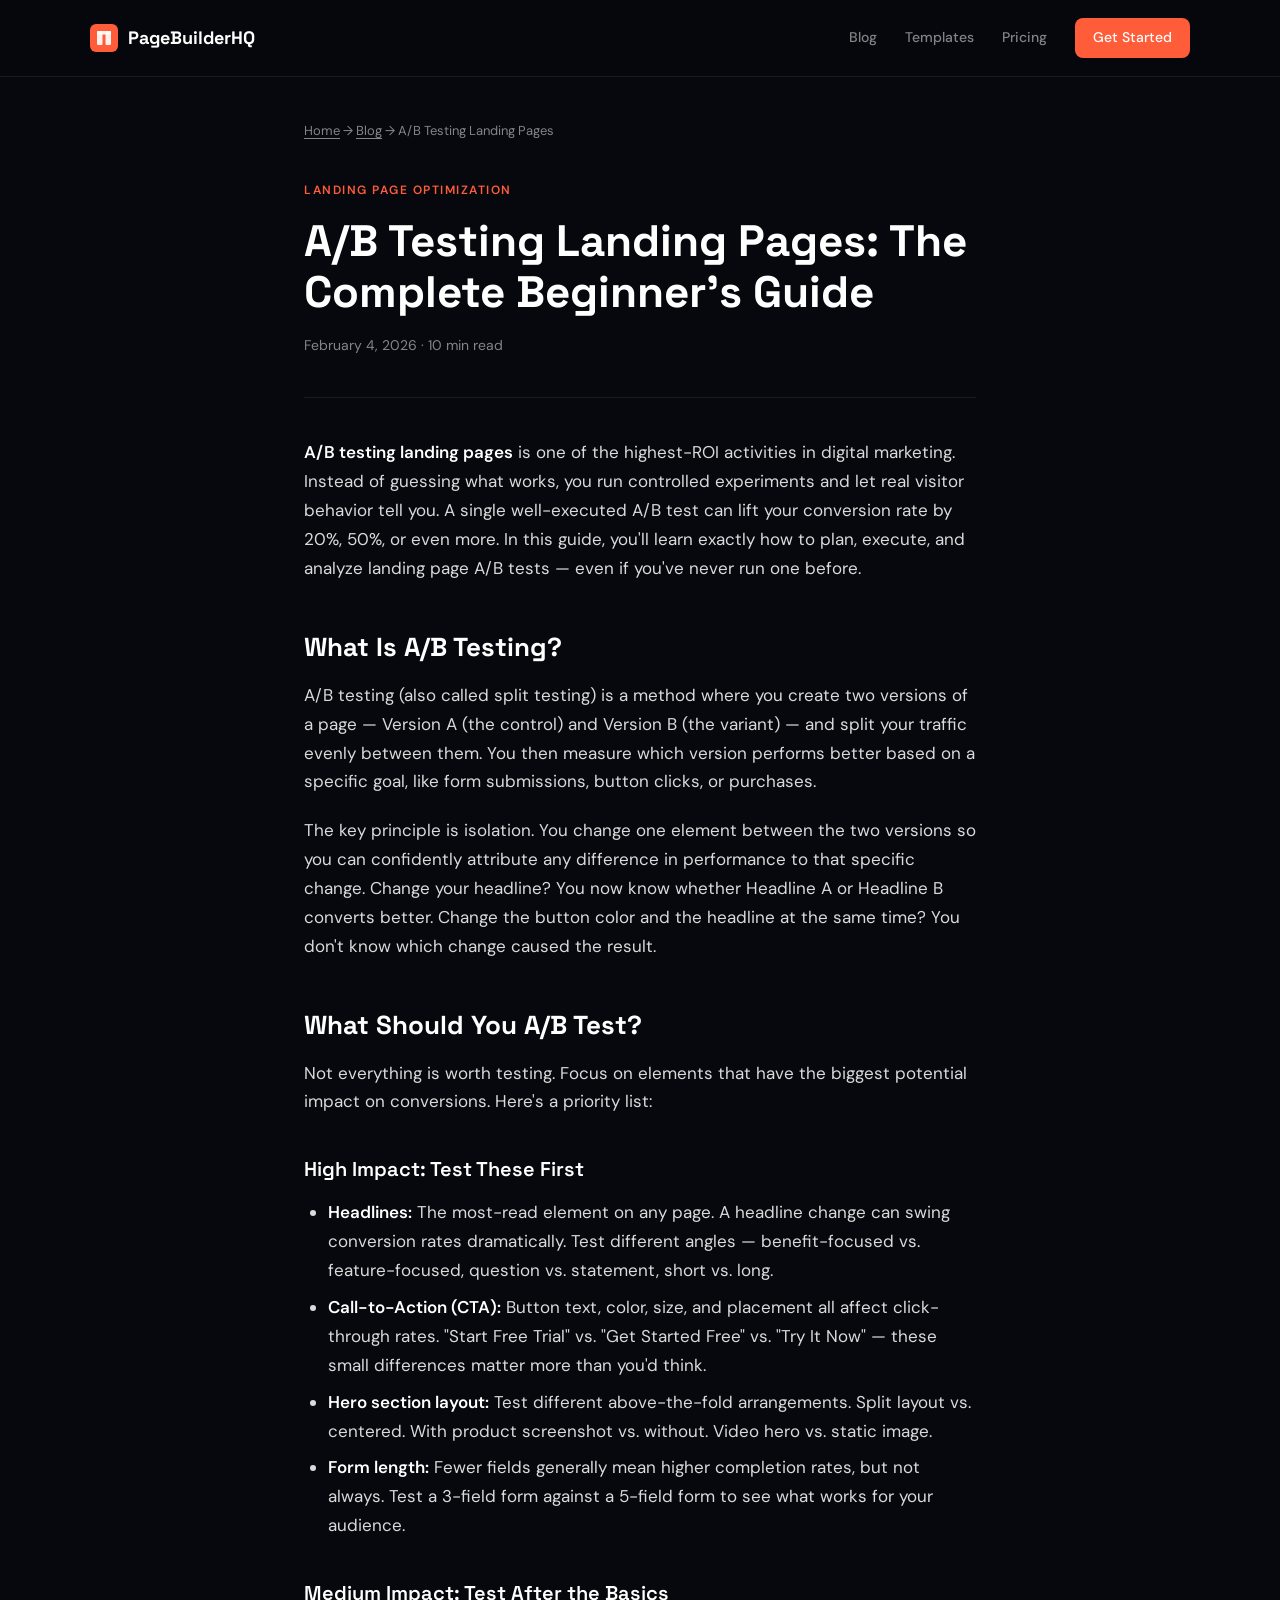
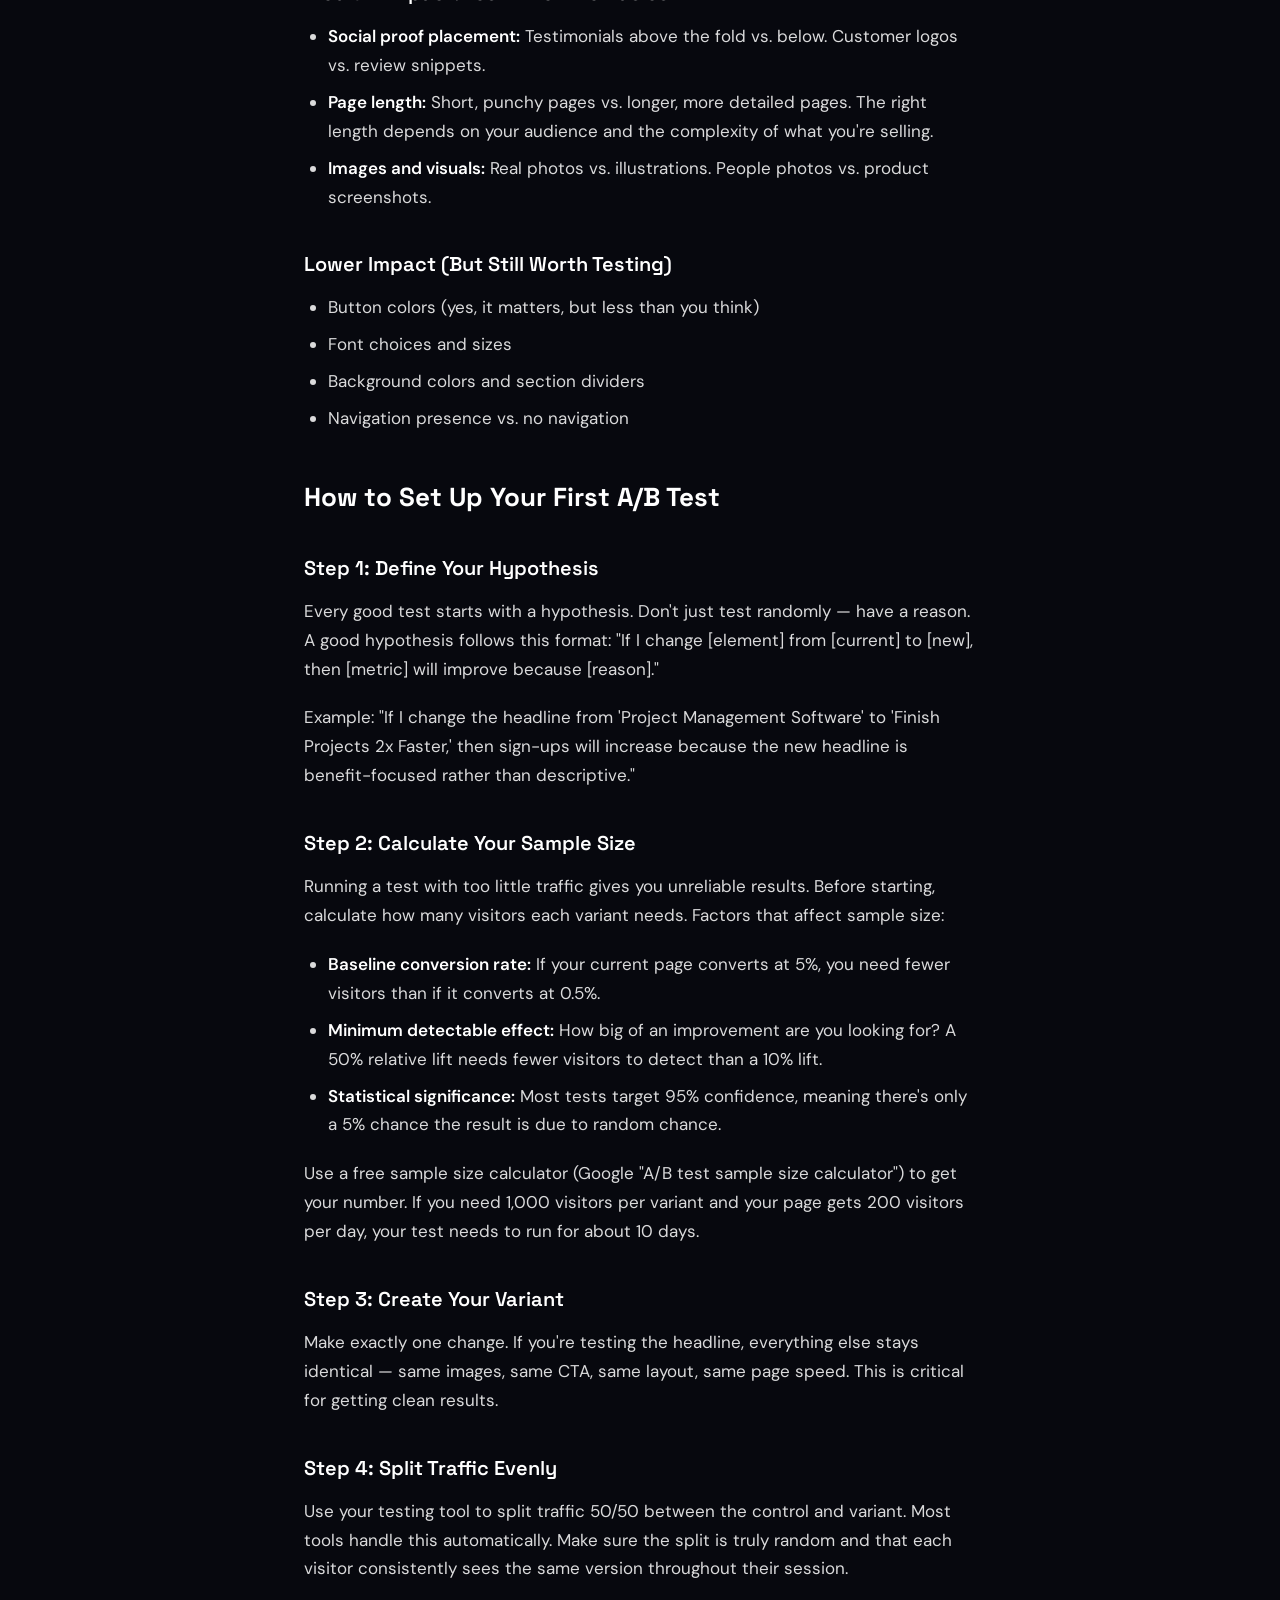
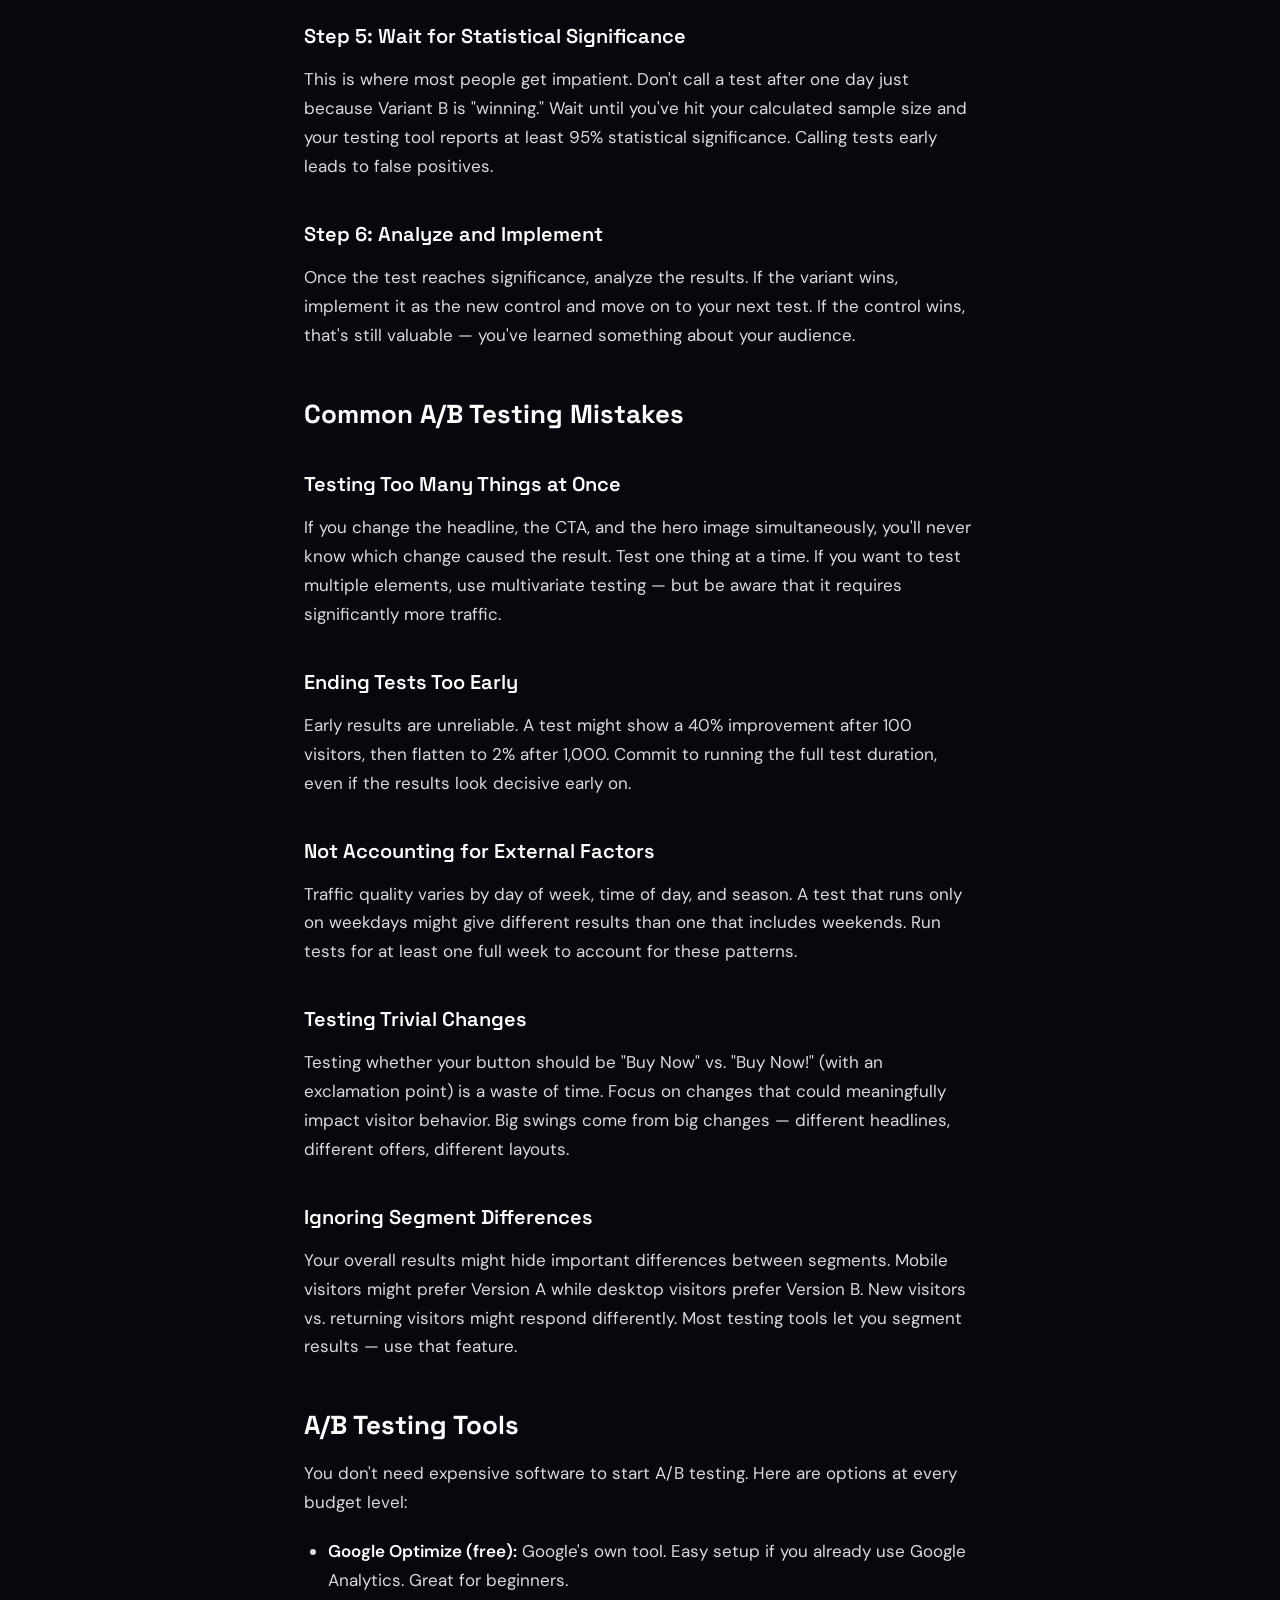
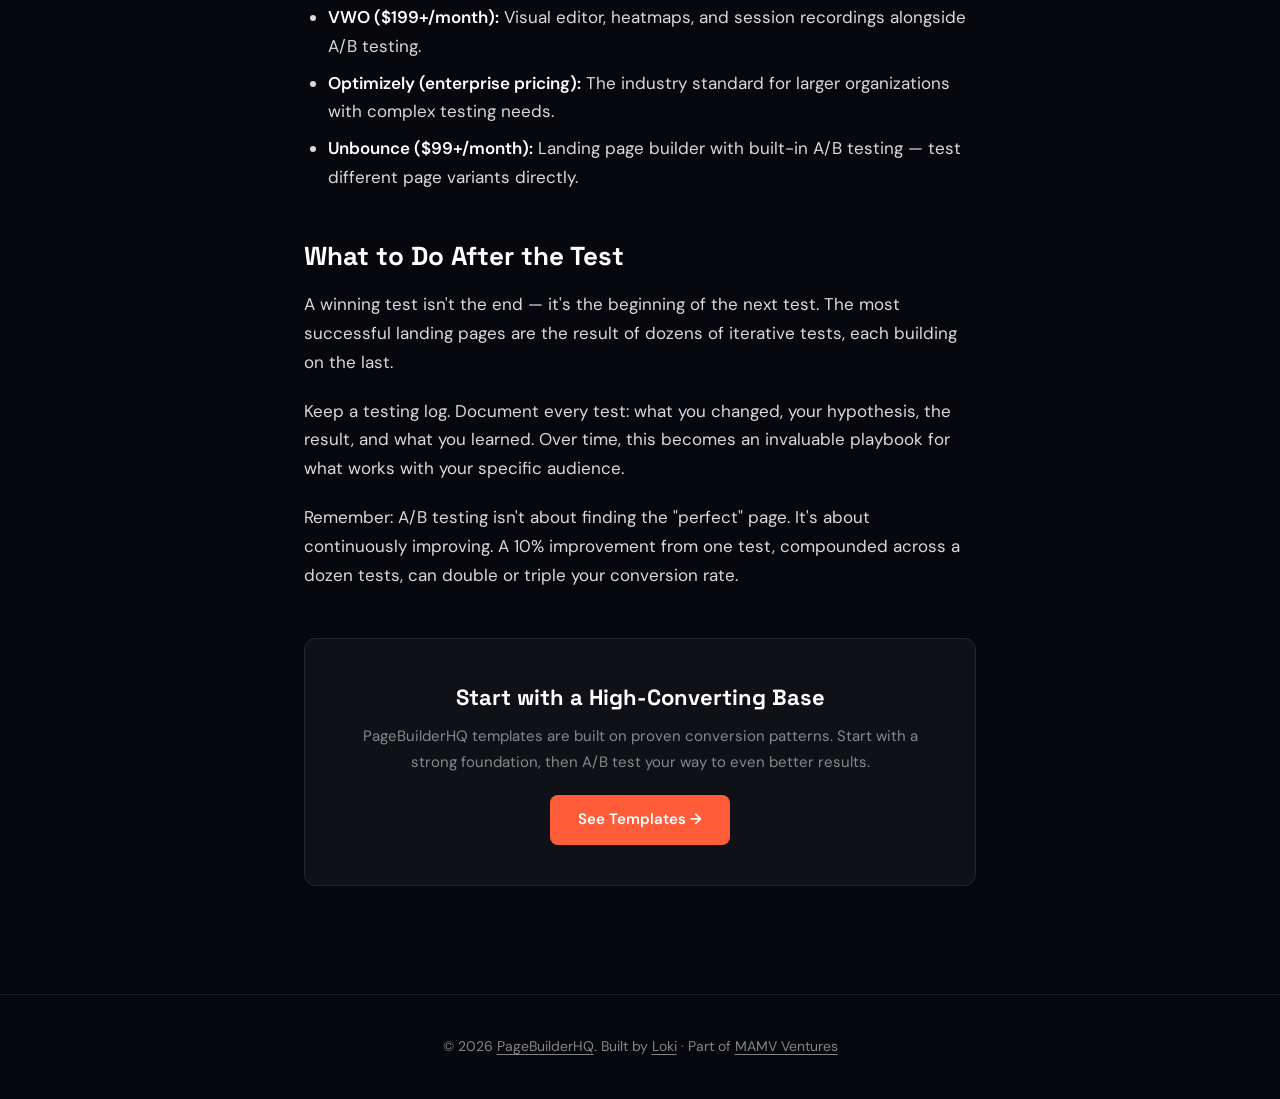
<file: blog/ab-testing-landing-pages.html>
<!DOCTYPE html>
<html lang="en">
<head>
  <meta charset="UTF-8">
  <meta name="viewport" content="width=device-width, initial-scale=1.0">
  <title>A/B Testing Landing Pages: The Complete Beginner's Guide | PageBuilderHQ</title>
  <meta name="description" content="Learn how to A/B test landing pages effectively. Step-by-step guide covering what to test, tools to use, sample sizes, and how to interpret results for better conversions.">
  <meta name="robots" content="index, follow">
  <link rel="canonical" href="https://pagebuilderhq.com/blog/ab-testing-landing-pages">
  <meta property="og:title" content="A/B Testing Landing Pages: The Complete Beginner's Guide">
  <meta property="og:description" content="Learn how to A/B test landing pages effectively. Step-by-step guide for better conversions.">
  <meta property="og:type" content="article">
  <meta property="og:url" content="https://pagebuilderhq.com/blog/ab-testing-landing-pages">
  <meta property="og:site_name" content="PageBuilderHQ">
  <meta name="twitter:card" content="summary_large_image">
  <link rel="preconnect" href="https://fonts.googleapis.com">
  <link rel="preconnect" href="https://fonts.gstatic.com" crossorigin>
  <link href="https://fonts.googleapis.com/css2?family=DM+Sans:wght@400;500;700&family=Space+Grotesk:wght@500;700&display=swap" rel="stylesheet">
  <link rel="icon" href="data:image/svg+xml,<svg xmlns='http://www.w3.org/2000/svg' viewBox='0 0 100 100'><rect rx='20' width='100' height='100' fill='%23ff5c3a'/><path d='M25 28h20v44H25zM55 28h20v44H55zM25 28h50v10H25z' fill='white' fill-opacity='0.9'/></svg>">
  <script type="application/ld+json">
  {
    "@context": "https://schema.org",
    "@type": "Article",
    "headline": "A/B Testing Landing Pages: The Complete Beginner's Guide",
    "description": "Learn how to A/B test landing pages effectively. Step-by-step guide covering what to test, tools to use, sample sizes, and how to interpret results.",
    "datePublished": "2026-02-04",
    "dateModified": "2026-02-04",
    "author": {"@type": "Organization", "name": "PageBuilderHQ", "url": "https://pagebuilderhq.com"},
    "publisher": {"@type": "Organization", "name": "PageBuilderHQ", "url": "https://pagebuilderhq.com"},
    "mainEntityOfPage": {"@type": "WebPage", "@id": "https://pagebuilderhq.com/blog/ab-testing-landing-pages"}
  }
  </script>
  <style>
    *, *::before, *::after { margin: 0; padding: 0; box-sizing: border-box; }
    :root { --bg: #07080e; --surface: #0f1117; --border: rgba(255,255,255,0.08); --text: rgba(255,255,255,0.85); --text-muted: rgba(255,255,255,0.5); --accent: #ff5c3a; --accent-hover: #ff7a5e; --font-body: 'DM Sans', sans-serif; --font-heading: 'Space Grotesk', sans-serif; --max-width: 720px; }
    html { scroll-behavior: smooth; }
    body { font-family: var(--font-body); background: var(--bg); color: var(--text); line-height: 1.7; font-size: 17px; -webkit-font-smoothing: antialiased; }
    a { color: var(--accent); text-decoration: none; } a:hover { color: var(--accent-hover); }
    .nav { position: fixed; top: 0; left: 0; right: 0; z-index: 100; padding: 18px 24px; background: rgba(7,8,14,0.92); backdrop-filter: blur(12px); border-bottom: 1px solid var(--border); }
    .nav__inner { max-width: 1100px; margin: 0 auto; display: flex; align-items: center; justify-content: space-between; }
    .nav__logo { display: flex; align-items: center; gap: 10px; font-family: var(--font-heading); font-weight: 700; font-size: 18px; color: #fff; text-decoration: none; }
    .nav__logo svg { width: 28px; height: 28px; }
    .nav__links { display: flex; align-items: center; gap: 28px; }
    .nav__links a { color: var(--text-muted); font-size: 14px; font-weight: 500; text-decoration: none; } .nav__links a:hover { color: #fff; }
    .nav__cta { background: var(--accent); color: #fff !important; padding: 8px 18px; border-radius: 8px; font-size: 14px; font-weight: 600; }
    .article { max-width: var(--max-width); margin: 0 auto; padding: 120px 24px 60px; }
    .article__breadcrumb { font-size: 13px; color: var(--text-muted); margin-bottom: 32px; } .article__breadcrumb a { color: var(--text-muted); text-decoration: underline; text-underline-offset: 3px; }
    .article__category { display: inline-block; font-size: 12px; font-weight: 600; text-transform: uppercase; letter-spacing: 1.5px; color: var(--accent); margin-bottom: 16px; }
    .article__title { font-family: var(--font-heading); font-size: clamp(32px, 5vw, 44px); font-weight: 700; line-height: 1.15; color: #fff; margin-bottom: 16px; }
    .article__meta { font-size: 14px; color: var(--text-muted); margin-bottom: 40px; padding-bottom: 40px; border-bottom: 1px solid var(--border); }
    .article__content h2 { font-family: var(--font-heading); font-size: 26px; font-weight: 700; color: #fff; margin: 48px 0 16px; line-height: 1.3; }
    .article__content h3 { font-family: var(--font-heading); font-size: 20px; font-weight: 600; color: #fff; margin: 36px 0 12px; }
    .article__content p { margin-bottom: 20px; }
    .article__content ul, .article__content ol { margin: 0 0 20px 24px; } .article__content li { margin-bottom: 8px; }
    .article__content blockquote { border-left: 3px solid var(--accent); padding: 16px 24px; margin: 28px 0; background: var(--surface); border-radius: 0 8px 8px 0; font-style: italic; color: var(--text-muted); }
    .article__content strong { color: #fff; font-weight: 600; }
    .cta-box { background: var(--surface); border: 1px solid var(--border); border-radius: 12px; padding: 40px; margin: 48px 0; text-align: center; }
    .cta-box__title { font-family: var(--font-heading); font-size: 22px; font-weight: 700; color: #fff; margin-bottom: 8px; }
    .cta-box__text { color: var(--text-muted); margin-bottom: 20px; font-size: 15px; }
    .cta-box__btn { display: inline-block; background: var(--accent); color: #fff; padding: 12px 28px; border-radius: 8px; font-weight: 600; font-size: 15px; } .cta-box__btn:hover { background: var(--accent-hover); color: #fff; }
    .footer { border-top: 1px solid var(--border); padding: 40px 24px; text-align: center; color: var(--text-muted); font-size: 14px; } .footer a { color: var(--text-muted); text-decoration: underline; text-underline-offset: 3px; }
    @media (max-width: 600px) { .nav__links { display: none; } .article { padding: 100px 18px 40px; } .article__title { font-size: 28px; } .cta-box { padding: 28px 20px; } }
  </style>
</head>
<body>
  <nav class="nav"><div class="nav__inner"><a href="https://pagebuilderhq.com" class="nav__logo"><svg viewBox="0 0 28 28" fill="none"><rect width="28" height="28" rx="6" fill="#ff5c3a"/><rect x="7" y="7" width="5.5" height="14" rx="1" fill="white" fill-opacity="0.9"/><rect x="15.5" y="7" width="5.5" height="14" rx="1" fill="white" fill-opacity="0.9"/><rect x="7" y="7" width="14" height="3.5" rx="1" fill="white" fill-opacity="0.9"/></svg>PageBuilderHQ</a><div class="nav__links"><a href="https://pagebuilderhq.com/blog">Blog</a><a href="https://pagebuilderhq.com#templates">Templates</a><a href="https://pagebuilderhq.com#pricing">Pricing</a><a href="https://pagebuilderhq.com#pricing" class="nav__cta">Get Started</a></div></div></nav>

  <article class="article">
    <div class="article__breadcrumb"><a href="https://pagebuilderhq.com">Home</a> → <a href="https://pagebuilderhq.com/blog">Blog</a> → A/B Testing Landing Pages</div>
    <span class="article__category">Landing Page Optimization</span>
    <h1 class="article__title">A/B Testing Landing Pages: The Complete Beginner's Guide</h1>
    <div class="article__meta">February 4, 2026 · 10 min read</div>

    <div class="article__content">
      <p><strong>A/B testing landing pages</strong> is one of the highest-ROI activities in digital marketing. Instead of guessing what works, you run controlled experiments and let real visitor behavior tell you. A single well-executed A/B test can lift your conversion rate by 20%, 50%, or even more. In this guide, you'll learn exactly how to plan, execute, and analyze landing page A/B tests — even if you've never run one before.</p>

      <h2>What Is A/B Testing?</h2>
      <p>A/B testing (also called split testing) is a method where you create two versions of a page — Version A (the control) and Version B (the variant) — and split your traffic evenly between them. You then measure which version performs better based on a specific goal, like form submissions, button clicks, or purchases.</p>
      <p>The key principle is isolation. You change one element between the two versions so you can confidently attribute any difference in performance to that specific change. Change your headline? You now know whether Headline A or Headline B converts better. Change the button color and the headline at the same time? You don't know which change caused the result.</p>

      <h2>What Should You A/B Test?</h2>
      <p>Not everything is worth testing. Focus on elements that have the biggest potential impact on conversions. Here's a priority list:</p>

      <h3>High Impact: Test These First</h3>
      <ul>
        <li><strong>Headlines:</strong> The most-read element on any page. A headline change can swing conversion rates dramatically. Test different angles — benefit-focused vs. feature-focused, question vs. statement, short vs. long.</li>
        <li><strong>Call-to-Action (CTA):</strong> Button text, color, size, and placement all affect click-through rates. "Start Free Trial" vs. "Get Started Free" vs. "Try It Now" — these small differences matter more than you'd think.</li>
        <li><strong>Hero section layout:</strong> Test different above-the-fold arrangements. Split layout vs. centered. With product screenshot vs. without. Video hero vs. static image.</li>
        <li><strong>Form length:</strong> Fewer fields generally mean higher completion rates, but not always. Test a 3-field form against a 5-field form to see what works for your audience.</li>
      </ul>

      <h3>Medium Impact: Test After the Basics</h3>
      <ul>
        <li><strong>Social proof placement:</strong> Testimonials above the fold vs. below. Customer logos vs. review snippets.</li>
        <li><strong>Page length:</strong> Short, punchy pages vs. longer, more detailed pages. The right length depends on your audience and the complexity of what you're selling.</li>
        <li><strong>Images and visuals:</strong> Real photos vs. illustrations. People photos vs. product screenshots.</li>
      </ul>

      <h3>Lower Impact (But Still Worth Testing)</h3>
      <ul>
        <li>Button colors (yes, it matters, but less than you think)</li>
        <li>Font choices and sizes</li>
        <li>Background colors and section dividers</li>
        <li>Navigation presence vs. no navigation</li>
      </ul>

      <h2>How to Set Up Your First A/B Test</h2>

      <h3>Step 1: Define Your Hypothesis</h3>
      <p>Every good test starts with a hypothesis. Don't just test randomly — have a reason. A good hypothesis follows this format: "If I change [element] from [current] to [new], then [metric] will improve because [reason]."</p>
      <p>Example: "If I change the headline from 'Project Management Software' to 'Finish Projects 2x Faster,' then sign-ups will increase because the new headline is benefit-focused rather than descriptive."</p>

      <h3>Step 2: Calculate Your Sample Size</h3>
      <p>Running a test with too little traffic gives you unreliable results. Before starting, calculate how many visitors each variant needs. Factors that affect sample size:</p>
      <ul>
        <li><strong>Baseline conversion rate:</strong> If your current page converts at 5%, you need fewer visitors than if it converts at 0.5%.</li>
        <li><strong>Minimum detectable effect:</strong> How big of an improvement are you looking for? A 50% relative lift needs fewer visitors to detect than a 10% lift.</li>
        <li><strong>Statistical significance:</strong> Most tests target 95% confidence, meaning there's only a 5% chance the result is due to random chance.</li>
      </ul>
      <p>Use a free sample size calculator (Google "A/B test sample size calculator") to get your number. If you need 1,000 visitors per variant and your page gets 200 visitors per day, your test needs to run for about 10 days.</p>

      <h3>Step 3: Create Your Variant</h3>
      <p>Make exactly one change. If you're testing the headline, everything else stays identical — same images, same CTA, same layout, same page speed. This is critical for getting clean results.</p>

      <h3>Step 4: Split Traffic Evenly</h3>
      <p>Use your testing tool to split traffic 50/50 between the control and variant. Most tools handle this automatically. Make sure the split is truly random and that each visitor consistently sees the same version throughout their session.</p>

      <h3>Step 5: Wait for Statistical Significance</h3>
      <p>This is where most people get impatient. Don't call a test after one day just because Variant B is "winning." Wait until you've hit your calculated sample size and your testing tool reports at least 95% statistical significance. Calling tests early leads to false positives.</p>

      <h3>Step 6: Analyze and Implement</h3>
      <p>Once the test reaches significance, analyze the results. If the variant wins, implement it as the new control and move on to your next test. If the control wins, that's still valuable — you've learned something about your audience.</p>

      <h2>Common A/B Testing Mistakes</h2>

      <h3>Testing Too Many Things at Once</h3>
      <p>If you change the headline, the CTA, and the hero image simultaneously, you'll never know which change caused the result. Test one thing at a time. If you want to test multiple elements, use multivariate testing — but be aware that it requires significantly more traffic.</p>

      <h3>Ending Tests Too Early</h3>
      <p>Early results are unreliable. A test might show a 40% improvement after 100 visitors, then flatten to 2% after 1,000. Commit to running the full test duration, even if the results look decisive early on.</p>

      <h3>Not Accounting for External Factors</h3>
      <p>Traffic quality varies by day of week, time of day, and season. A test that runs only on weekdays might give different results than one that includes weekends. Run tests for at least one full week to account for these patterns.</p>

      <h3>Testing Trivial Changes</h3>
      <p>Testing whether your button should be "Buy Now" vs. "Buy Now!" (with an exclamation point) is a waste of time. Focus on changes that could meaningfully impact visitor behavior. Big swings come from big changes — different headlines, different offers, different layouts.</p>

      <h3>Ignoring Segment Differences</h3>
      <p>Your overall results might hide important differences between segments. Mobile visitors might prefer Version A while desktop visitors prefer Version B. New visitors vs. returning visitors might respond differently. Most testing tools let you segment results — use that feature.</p>

      <h2>A/B Testing Tools</h2>
      <p>You don't need expensive software to start A/B testing. Here are options at every budget level:</p>
      <ul>
        <li><strong>Google Optimize (free):</strong> Google's own tool. Easy setup if you already use Google Analytics. Great for beginners.</li>
        <li><strong>VWO ($199+/month):</strong> Visual editor, heatmaps, and session recordings alongside A/B testing.</li>
        <li><strong>Optimizely (enterprise pricing):</strong> The industry standard for larger organizations with complex testing needs.</li>
        <li><strong>Unbounce ($99+/month):</strong> Landing page builder with built-in A/B testing — test different page variants directly.</li>
      </ul>

      <h2>What to Do After the Test</h2>
      <p>A winning test isn't the end — it's the beginning of the next test. The most successful landing pages are the result of dozens of iterative tests, each building on the last.</p>
      <p>Keep a testing log. Document every test: what you changed, your hypothesis, the result, and what you learned. Over time, this becomes an invaluable playbook for what works with your specific audience.</p>
      <p>Remember: A/B testing isn't about finding the "perfect" page. It's about continuously improving. A 10% improvement from one test, compounded across a dozen tests, can double or triple your conversion rate.</p>

      <div class="cta-box">
        <div class="cta-box__title">Start with a High-Converting Base</div>
        <div class="cta-box__text">PageBuilderHQ templates are built on proven conversion patterns. Start with a strong foundation, then A/B test your way to even better results.</div>
        <a href="https://pagebuilderhq.com#templates" class="cta-box__btn">See Templates →</a>
      </div>
    </div>
  </article>
  <footer class="footer"><p>© 2026 <a href="https://pagebuilderhq.com">PageBuilderHQ</a>. Built by <a href="https://hireloki.com">Loki</a> · Part of <a href="https://mamv.co">MAMV Ventures</a></p></footer>
</body>
</html>
</file>
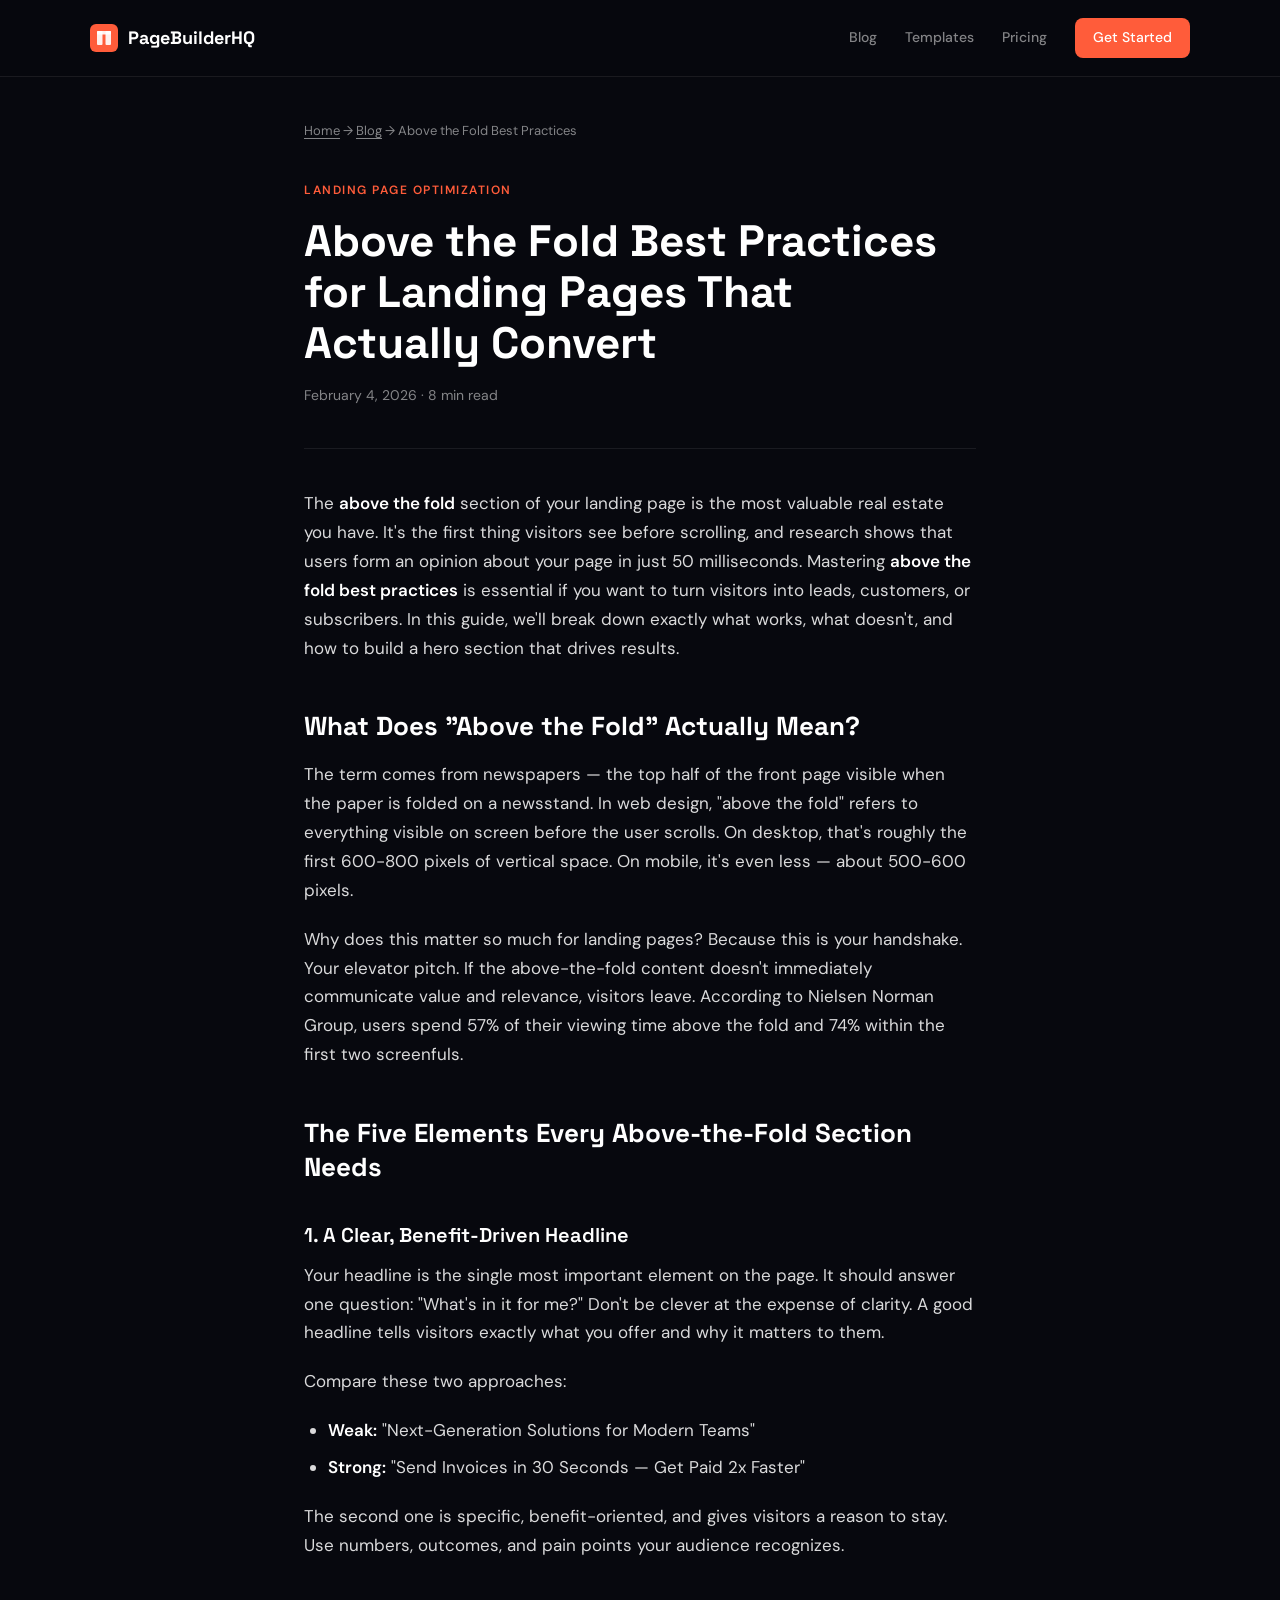
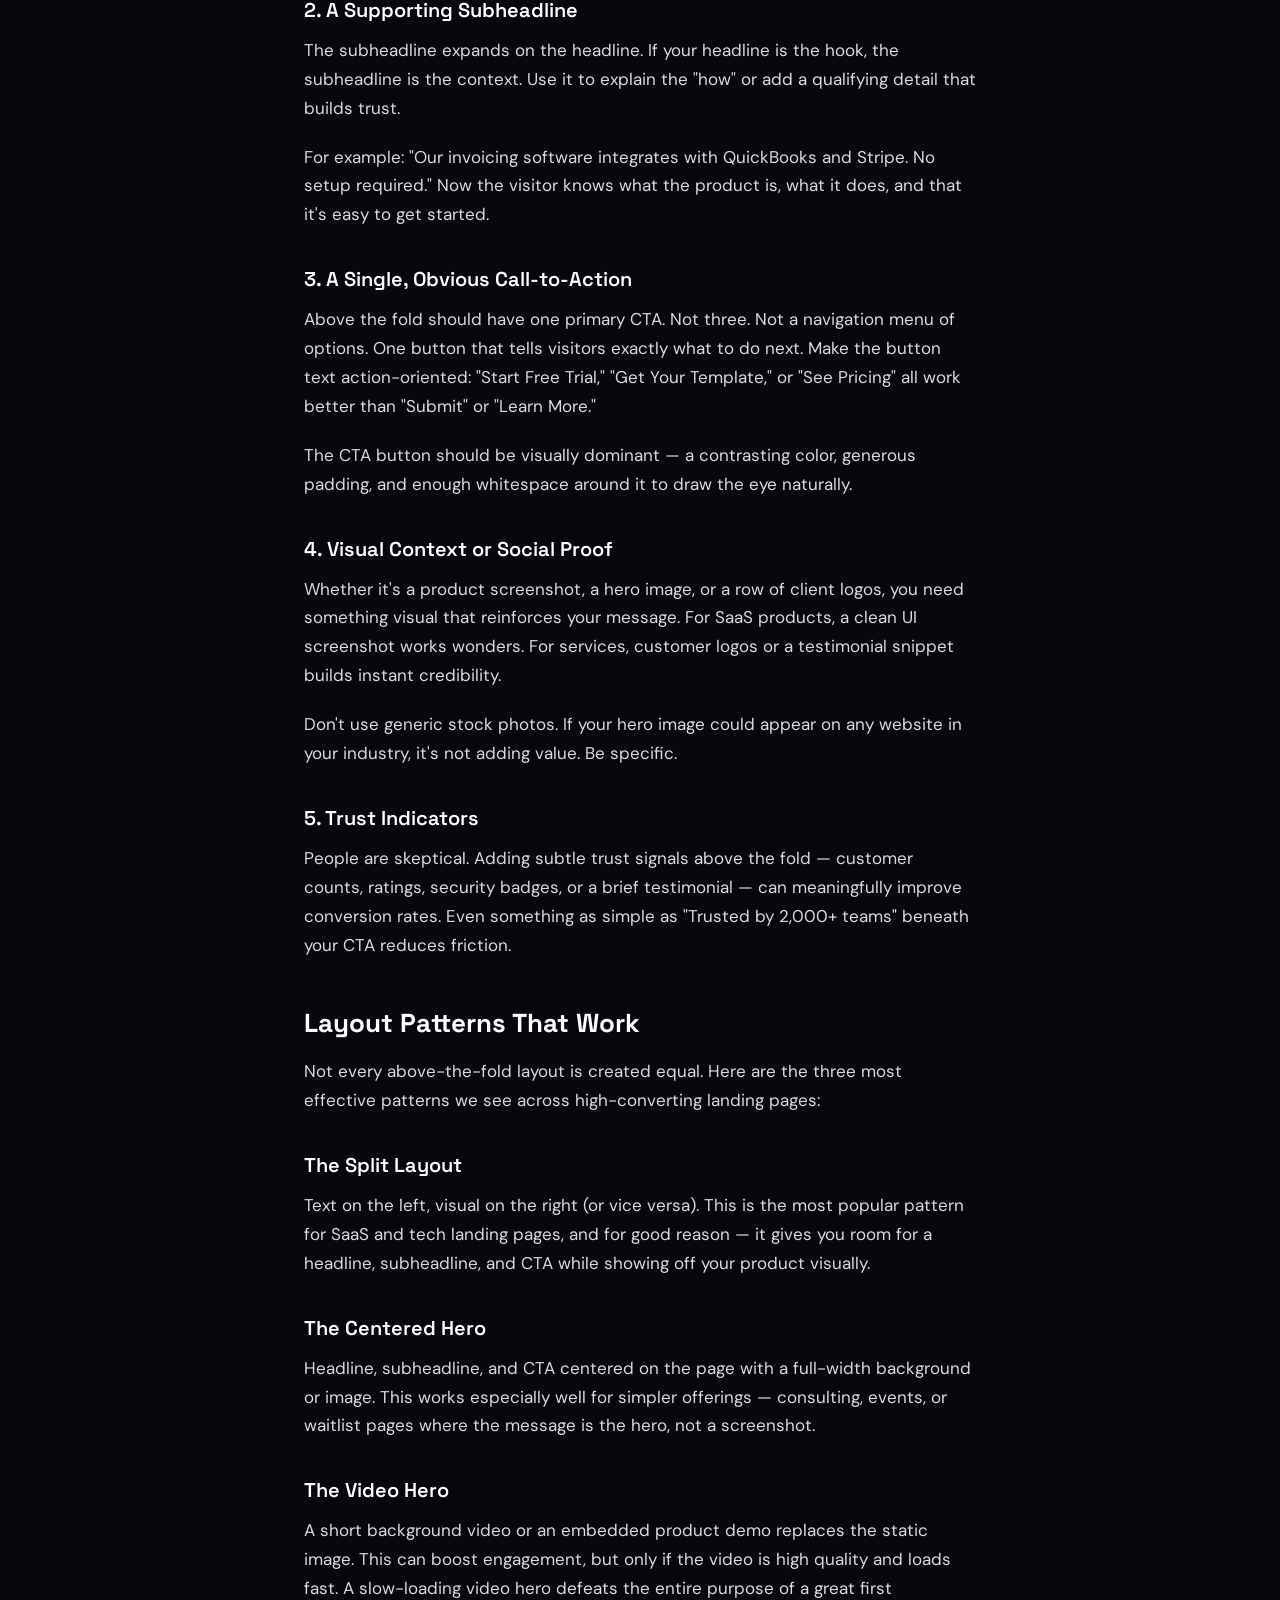
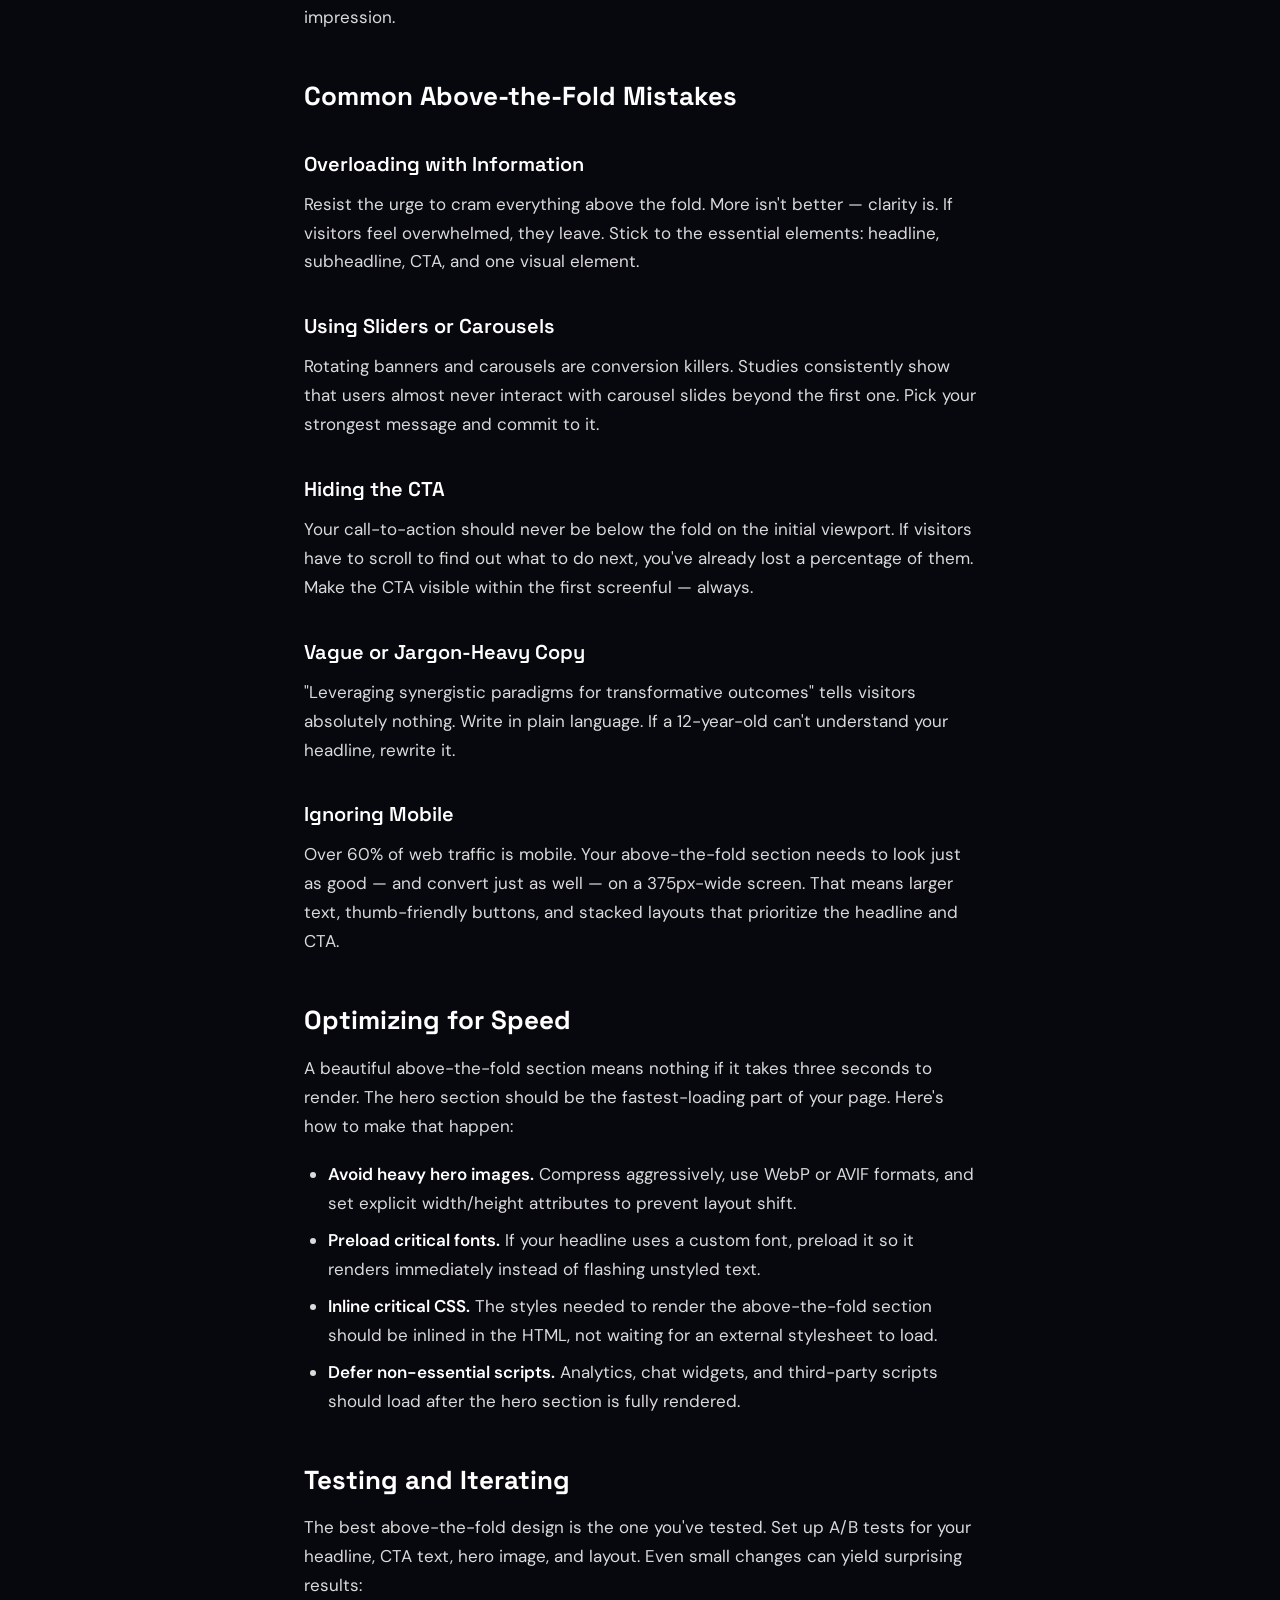
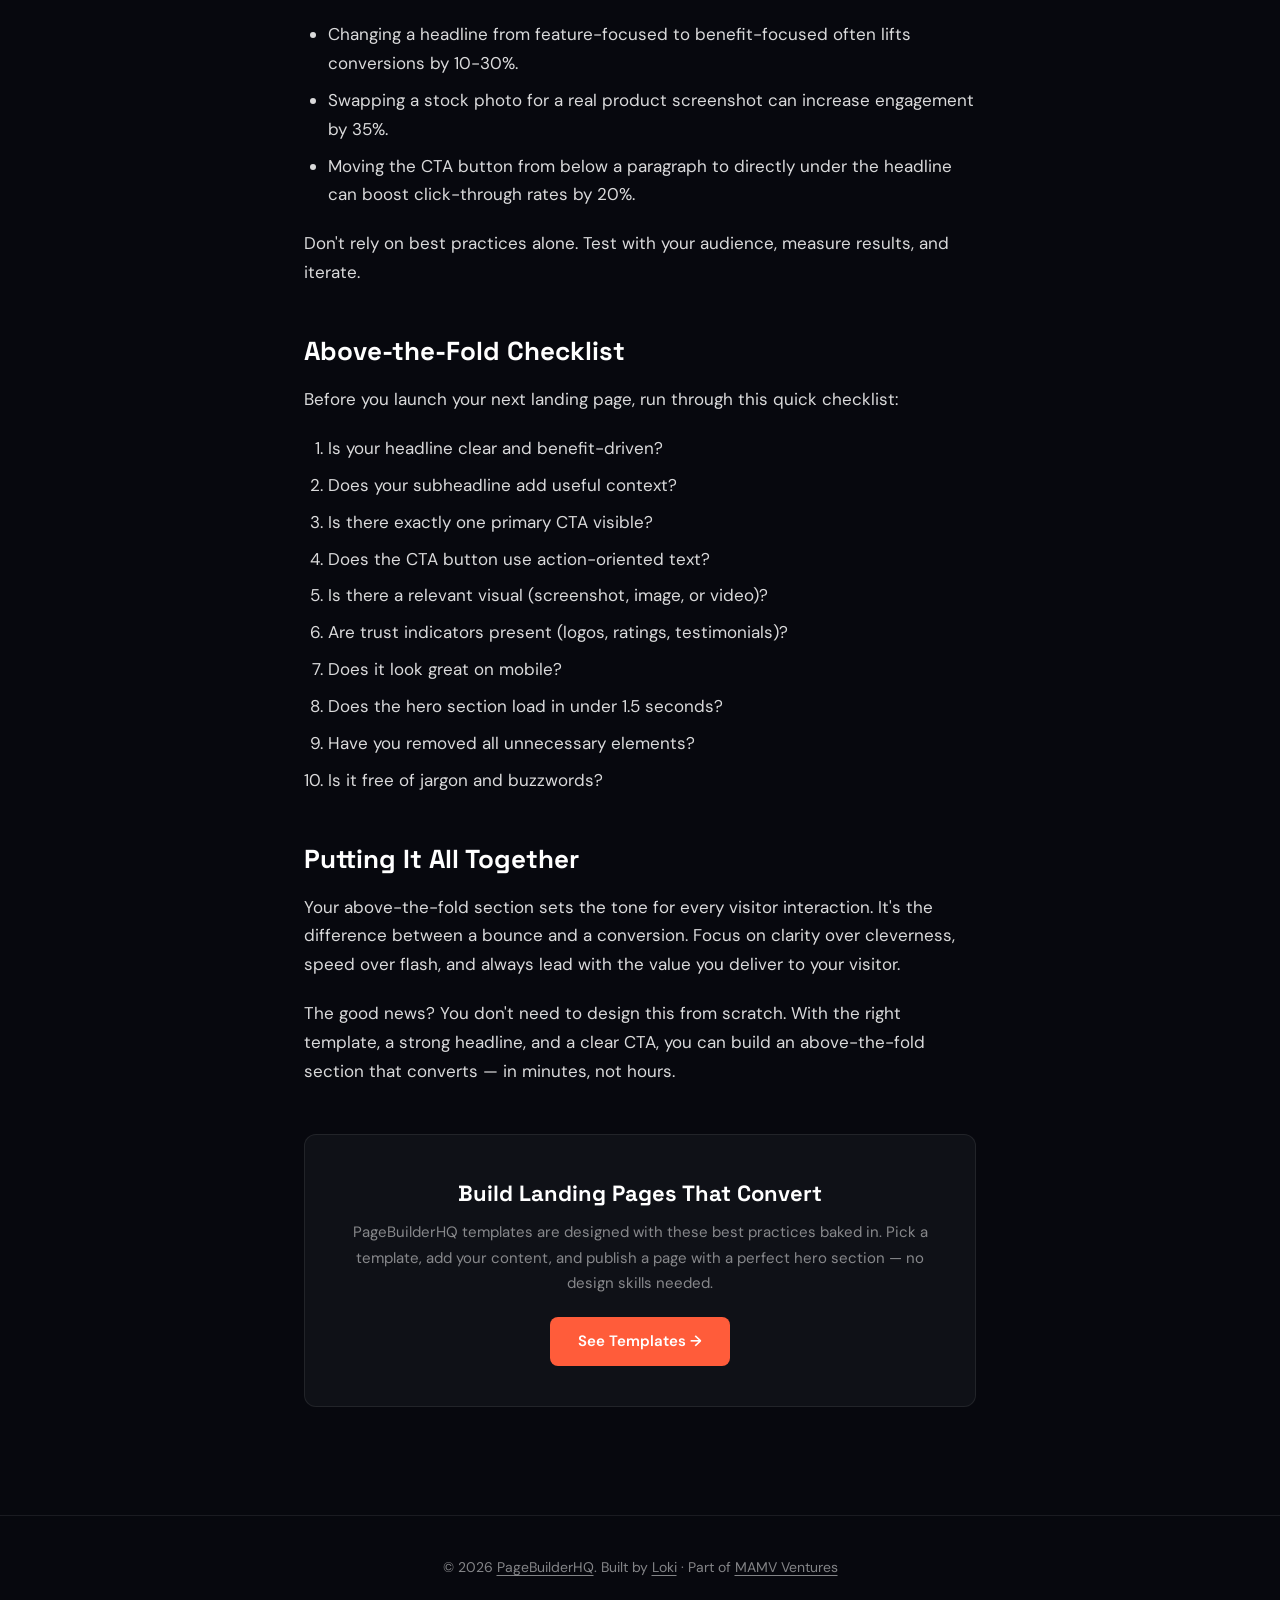
<file: blog/above-the-fold-best-practices.html>
<!DOCTYPE html>
<html lang="en">
<head>
  <meta charset="UTF-8">
  <meta name="viewport" content="width=device-width, initial-scale=1.0">
  <title>Above the Fold Best Practices for Landing Pages (2025 Guide) | PageBuilderHQ</title>
  <meta name="description" content="Master above the fold best practices for landing pages. Learn what to include, how to structure your hero section, and proven layouts that boost conversions.">
  <meta name="robots" content="index, follow">
  <link rel="canonical" href="https://pagebuilderhq.com/blog/above-the-fold-best-practices">
  <meta property="og:title" content="Above the Fold Best Practices for Landing Pages (2025 Guide)">
  <meta property="og:description" content="Master above the fold best practices for landing pages. Learn what to include, how to structure your hero section, and proven layouts that boost conversions.">
  <meta property="og:type" content="article">
  <meta property="og:url" content="https://pagebuilderhq.com/blog/above-the-fold-best-practices">
  <meta property="og:site_name" content="PageBuilderHQ">
  <meta name="twitter:card" content="summary_large_image">
  <link rel="preconnect" href="https://fonts.googleapis.com">
  <link rel="preconnect" href="https://fonts.gstatic.com" crossorigin>
  <link href="https://fonts.googleapis.com/css2?family=DM+Sans:wght@400;500;700&family=Space+Grotesk:wght@500;700&display=swap" rel="stylesheet">
  <link rel="icon" href="data:image/svg+xml,<svg xmlns='http://www.w3.org/2000/svg' viewBox='0 0 100 100'><rect rx='20' width='100' height='100' fill='%23ff5c3a'/><path d='M25 28h20v44H25zM55 28h20v44H55zM25 28h50v10H25z' fill='white' fill-opacity='0.9'/></svg>">
  <script type="application/ld+json">
  {
    "@context": "https://schema.org",
    "@type": "Article",
    "headline": "Above the Fold Best Practices for Landing Pages (2025 Guide)",
    "description": "Master above the fold best practices for landing pages. Learn what to include, how to structure your hero section, and proven layouts that boost conversions.",
    "datePublished": "2026-02-04",
    "dateModified": "2026-02-04",
    "author": {
      "@type": "Organization",
      "name": "PageBuilderHQ",
      "url": "https://pagebuilderhq.com"
    },
    "publisher": {
      "@type": "Organization",
      "name": "PageBuilderHQ",
      "url": "https://pagebuilderhq.com"
    },
    "mainEntityOfPage": {
      "@type": "WebPage",
      "@id": "https://pagebuilderhq.com/blog/above-the-fold-best-practices"
    }
  }
  </script>
  <style>
    *, *::before, *::after { margin: 0; padding: 0; box-sizing: border-box; }
    :root {
      --bg: #07080e;
      --surface: #0f1117;
      --border: rgba(255,255,255,0.08);
      --text: rgba(255,255,255,0.85);
      --text-muted: rgba(255,255,255,0.5);
      --accent: #ff5c3a;
      --accent-hover: #ff7a5e;
      --font-body: 'DM Sans', sans-serif;
      --font-heading: 'Space Grotesk', sans-serif;
      --max-width: 720px;
    }
    html { scroll-behavior: smooth; }
    body { font-family: var(--font-body); background: var(--bg); color: var(--text); line-height: 1.7; font-size: 17px; -webkit-font-smoothing: antialiased; }
    a { color: var(--accent); text-decoration: none; }
    a:hover { color: var(--accent-hover); }

    /* Nav */
    .nav { position: fixed; top: 0; left: 0; right: 0; z-index: 100; padding: 18px 24px; background: rgba(7,8,14,0.92); backdrop-filter: blur(12px); border-bottom: 1px solid var(--border); }
    .nav__inner { max-width: 1100px; margin: 0 auto; display: flex; align-items: center; justify-content: space-between; }
    .nav__logo { display: flex; align-items: center; gap: 10px; font-family: var(--font-heading); font-weight: 700; font-size: 18px; color: #fff; text-decoration: none; }
    .nav__logo svg { width: 28px; height: 28px; }
    .nav__links { display: flex; align-items: center; gap: 28px; }
    .nav__links a { color: var(--text-muted); font-size: 14px; font-weight: 500; text-decoration: none; transition: color 0.2s; }
    .nav__links a:hover { color: #fff; }
    .nav__cta { background: var(--accent); color: #fff !important; padding: 8px 18px; border-radius: 8px; font-size: 14px; font-weight: 600; }
    .nav__cta:hover { background: var(--accent-hover); }

    /* Article */
    .article { max-width: var(--max-width); margin: 0 auto; padding: 120px 24px 60px; }
    .article__breadcrumb { font-size: 13px; color: var(--text-muted); margin-bottom: 32px; }
    .article__breadcrumb a { color: var(--text-muted); text-decoration: underline; text-underline-offset: 3px; }
    .article__breadcrumb a:hover { color: var(--accent); }
    .article__category { display: inline-block; font-size: 12px; font-weight: 600; text-transform: uppercase; letter-spacing: 1.5px; color: var(--accent); margin-bottom: 16px; }
    .article__title { font-family: var(--font-heading); font-size: clamp(32px, 5vw, 44px); font-weight: 700; line-height: 1.15; color: #fff; margin-bottom: 16px; }
    .article__meta { font-size: 14px; color: var(--text-muted); margin-bottom: 40px; padding-bottom: 40px; border-bottom: 1px solid var(--border); }
    .article__content h2 { font-family: var(--font-heading); font-size: 26px; font-weight: 700; color: #fff; margin: 48px 0 16px; line-height: 1.3; }
    .article__content h3 { font-family: var(--font-heading); font-size: 20px; font-weight: 600; color: #fff; margin: 36px 0 12px; line-height: 1.4; }
    .article__content p { margin-bottom: 20px; color: var(--text); }
    .article__content ul, .article__content ol { margin: 0 0 20px 24px; color: var(--text); }
    .article__content li { margin-bottom: 8px; }
    .article__content blockquote { border-left: 3px solid var(--accent); padding: 16px 24px; margin: 28px 0; background: var(--surface); border-radius: 0 8px 8px 0; font-style: italic; color: var(--text-muted); }
    .article__content strong { color: #fff; font-weight: 600; }
    .article__content code { background: var(--surface); padding: 2px 8px; border-radius: 4px; font-size: 15px; }

    /* CTA Box */
    .cta-box { background: var(--surface); border: 1px solid var(--border); border-radius: 12px; padding: 40px; margin: 48px 0; text-align: center; }
    .cta-box__title { font-family: var(--font-heading); font-size: 22px; font-weight: 700; color: #fff; margin-bottom: 8px; }
    .cta-box__text { color: var(--text-muted); margin-bottom: 20px; font-size: 15px; }
    .cta-box__btn { display: inline-block; background: var(--accent); color: #fff; padding: 12px 28px; border-radius: 8px; font-weight: 600; font-size: 15px; transition: background 0.2s; }
    .cta-box__btn:hover { background: var(--accent-hover); color: #fff; }

    /* Footer */
    .footer { border-top: 1px solid var(--border); padding: 40px 24px; text-align: center; color: var(--text-muted); font-size: 14px; }
    .footer a { color: var(--text-muted); text-decoration: underline; text-underline-offset: 3px; }
    .footer a:hover { color: var(--accent); }

    @media (max-width: 600px) {
      .nav__links { display: none; }
      .article { padding: 100px 18px 40px; }
      .article__title { font-size: 28px; }
      .cta-box { padding: 28px 20px; }
    }
  </style>
</head>
<body>

  <nav class="nav">
    <div class="nav__inner">
      <a href="https://pagebuilderhq.com" class="nav__logo">
        <svg viewBox="0 0 28 28" fill="none"><rect width="28" height="28" rx="6" fill="#ff5c3a"/><rect x="7" y="7" width="5.5" height="14" rx="1" fill="white" fill-opacity="0.9"/><rect x="15.5" y="7" width="5.5" height="14" rx="1" fill="white" fill-opacity="0.9"/><rect x="7" y="7" width="14" height="3.5" rx="1" fill="white" fill-opacity="0.9"/></svg>
        PageBuilderHQ
      </a>
      <div class="nav__links">
        <a href="https://pagebuilderhq.com/blog">Blog</a>
        <a href="https://pagebuilderhq.com#templates">Templates</a>
        <a href="https://pagebuilderhq.com#pricing">Pricing</a>
        <a href="https://pagebuilderhq.com#pricing" class="nav__cta">Get Started</a>
      </div>
    </div>
  </nav>

  <article class="article">
    <div class="article__breadcrumb">
      <a href="https://pagebuilderhq.com">Home</a> → <a href="https://pagebuilderhq.com/blog">Blog</a> → Above the Fold Best Practices
    </div>
    <span class="article__category">Landing Page Optimization</span>
    <h1 class="article__title">Above the Fold Best Practices for Landing Pages That Actually Convert</h1>
    <div class="article__meta">February 4, 2026 · 8 min read</div>

    <div class="article__content">
      <p>The <strong>above the fold</strong> section of your landing page is the most valuable real estate you have. It's the first thing visitors see before scrolling, and research shows that users form an opinion about your page in just 50 milliseconds. Mastering <strong>above the fold best practices</strong> is essential if you want to turn visitors into leads, customers, or subscribers. In this guide, we'll break down exactly what works, what doesn't, and how to build a hero section that drives results.</p>

      <h2>What Does "Above the Fold" Actually Mean?</h2>
      <p>The term comes from newspapers — the top half of the front page visible when the paper is folded on a newsstand. In web design, "above the fold" refers to everything visible on screen before the user scrolls. On desktop, that's roughly the first 600-800 pixels of vertical space. On mobile, it's even less — about 500-600 pixels.</p>
      <p>Why does this matter so much for landing pages? Because this is your handshake. Your elevator pitch. If the above-the-fold content doesn't immediately communicate value and relevance, visitors leave. According to Nielsen Norman Group, users spend 57% of their viewing time above the fold and 74% within the first two screenfuls.</p>

      <h2>The Five Elements Every Above-the-Fold Section Needs</h2>

      <h3>1. A Clear, Benefit-Driven Headline</h3>
      <p>Your headline is the single most important element on the page. It should answer one question: "What's in it for me?" Don't be clever at the expense of clarity. A good headline tells visitors exactly what you offer and why it matters to them.</p>
      <p>Compare these two approaches:</p>
      <ul>
        <li><strong>Weak:</strong> "Next-Generation Solutions for Modern Teams"</li>
        <li><strong>Strong:</strong> "Send Invoices in 30 Seconds — Get Paid 2x Faster"</li>
      </ul>
      <p>The second one is specific, benefit-oriented, and gives visitors a reason to stay. Use numbers, outcomes, and pain points your audience recognizes.</p>

      <h3>2. A Supporting Subheadline</h3>
      <p>The subheadline expands on the headline. If your headline is the hook, the subheadline is the context. Use it to explain the "how" or add a qualifying detail that builds trust.</p>
      <p>For example: "Our invoicing software integrates with QuickBooks and Stripe. No setup required." Now the visitor knows what the product is, what it does, and that it's easy to get started.</p>

      <h3>3. A Single, Obvious Call-to-Action</h3>
      <p>Above the fold should have one primary CTA. Not three. Not a navigation menu of options. One button that tells visitors exactly what to do next. Make the button text action-oriented: "Start Free Trial," "Get Your Template," or "See Pricing" all work better than "Submit" or "Learn More."</p>
      <p>The CTA button should be visually dominant — a contrasting color, generous padding, and enough whitespace around it to draw the eye naturally.</p>

      <h3>4. Visual Context or Social Proof</h3>
      <p>Whether it's a product screenshot, a hero image, or a row of client logos, you need something visual that reinforces your message. For SaaS products, a clean UI screenshot works wonders. For services, customer logos or a testimonial snippet builds instant credibility.</p>
      <p>Don't use generic stock photos. If your hero image could appear on any website in your industry, it's not adding value. Be specific.</p>

      <h3>5. Trust Indicators</h3>
      <p>People are skeptical. Adding subtle trust signals above the fold — customer counts, ratings, security badges, or a brief testimonial — can meaningfully improve conversion rates. Even something as simple as "Trusted by 2,000+ teams" beneath your CTA reduces friction.</p>

      <h2>Layout Patterns That Work</h2>
      <p>Not every above-the-fold layout is created equal. Here are the three most effective patterns we see across high-converting landing pages:</p>

      <h3>The Split Layout</h3>
      <p>Text on the left, visual on the right (or vice versa). This is the most popular pattern for SaaS and tech landing pages, and for good reason — it gives you room for a headline, subheadline, and CTA while showing off your product visually.</p>

      <h3>The Centered Hero</h3>
      <p>Headline, subheadline, and CTA centered on the page with a full-width background or image. This works especially well for simpler offerings — consulting, events, or waitlist pages where the message is the hero, not a screenshot.</p>

      <h3>The Video Hero</h3>
      <p>A short background video or an embedded product demo replaces the static image. This can boost engagement, but only if the video is high quality and loads fast. A slow-loading video hero defeats the entire purpose of a great first impression.</p>

      <h2>Common Above-the-Fold Mistakes</h2>

      <h3>Overloading with Information</h3>
      <p>Resist the urge to cram everything above the fold. More isn't better — clarity is. If visitors feel overwhelmed, they leave. Stick to the essential elements: headline, subheadline, CTA, and one visual element.</p>

      <h3>Using Sliders or Carousels</h3>
      <p>Rotating banners and carousels are conversion killers. Studies consistently show that users almost never interact with carousel slides beyond the first one. Pick your strongest message and commit to it.</p>

      <h3>Hiding the CTA</h3>
      <p>Your call-to-action should never be below the fold on the initial viewport. If visitors have to scroll to find out what to do next, you've already lost a percentage of them. Make the CTA visible within the first screenful — always.</p>

      <h3>Vague or Jargon-Heavy Copy</h3>
      <p>"Leveraging synergistic paradigms for transformative outcomes" tells visitors absolutely nothing. Write in plain language. If a 12-year-old can't understand your headline, rewrite it.</p>

      <h3>Ignoring Mobile</h3>
      <p>Over 60% of web traffic is mobile. Your above-the-fold section needs to look just as good — and convert just as well — on a 375px-wide screen. That means larger text, thumb-friendly buttons, and stacked layouts that prioritize the headline and CTA.</p>

      <h2>Optimizing for Speed</h2>
      <p>A beautiful above-the-fold section means nothing if it takes three seconds to render. The hero section should be the fastest-loading part of your page. Here's how to make that happen:</p>
      <ul>
        <li><strong>Avoid heavy hero images.</strong> Compress aggressively, use WebP or AVIF formats, and set explicit width/height attributes to prevent layout shift.</li>
        <li><strong>Preload critical fonts.</strong> If your headline uses a custom font, preload it so it renders immediately instead of flashing unstyled text.</li>
        <li><strong>Inline critical CSS.</strong> The styles needed to render the above-the-fold section should be inlined in the HTML, not waiting for an external stylesheet to load.</li>
        <li><strong>Defer non-essential scripts.</strong> Analytics, chat widgets, and third-party scripts should load after the hero section is fully rendered.</li>
      </ul>

      <h2>Testing and Iterating</h2>
      <p>The best above-the-fold design is the one you've tested. Set up A/B tests for your headline, CTA text, hero image, and layout. Even small changes can yield surprising results:</p>
      <ul>
        <li>Changing a headline from feature-focused to benefit-focused often lifts conversions by 10-30%.</li>
        <li>Swapping a stock photo for a real product screenshot can increase engagement by 35%.</li>
        <li>Moving the CTA button from below a paragraph to directly under the headline can boost click-through rates by 20%.</li>
      </ul>
      <p>Don't rely on best practices alone. Test with your audience, measure results, and iterate.</p>

      <h2>Above-the-Fold Checklist</h2>
      <p>Before you launch your next landing page, run through this quick checklist:</p>
      <ol>
        <li>Is your headline clear and benefit-driven?</li>
        <li>Does your subheadline add useful context?</li>
        <li>Is there exactly one primary CTA visible?</li>
        <li>Does the CTA button use action-oriented text?</li>
        <li>Is there a relevant visual (screenshot, image, or video)?</li>
        <li>Are trust indicators present (logos, ratings, testimonials)?</li>
        <li>Does it look great on mobile?</li>
        <li>Does the hero section load in under 1.5 seconds?</li>
        <li>Have you removed all unnecessary elements?</li>
        <li>Is it free of jargon and buzzwords?</li>
      </ol>

      <h2>Putting It All Together</h2>
      <p>Your above-the-fold section sets the tone for every visitor interaction. It's the difference between a bounce and a conversion. Focus on clarity over cleverness, speed over flash, and always lead with the value you deliver to your visitor.</p>
      <p>The good news? You don't need to design this from scratch. With the right template, a strong headline, and a clear CTA, you can build an above-the-fold section that converts — in minutes, not hours.</p>

      <div class="cta-box">
        <div class="cta-box__title">Build Landing Pages That Convert</div>
        <div class="cta-box__text">PageBuilderHQ templates are designed with these best practices baked in. Pick a template, add your content, and publish a page with a perfect hero section — no design skills needed.</div>
        <a href="https://pagebuilderhq.com#templates" class="cta-box__btn">See Templates →</a>
      </div>
    </div>
  </article>

  <footer class="footer">
    <p>© 2026 <a href="https://pagebuilderhq.com">PageBuilderHQ</a>. Built by <a href="https://hireloki.com">Loki</a> · Part of <a href="https://mamv.co">MAMV Ventures</a></p>
  </footer>

</body>
</html>
</file>
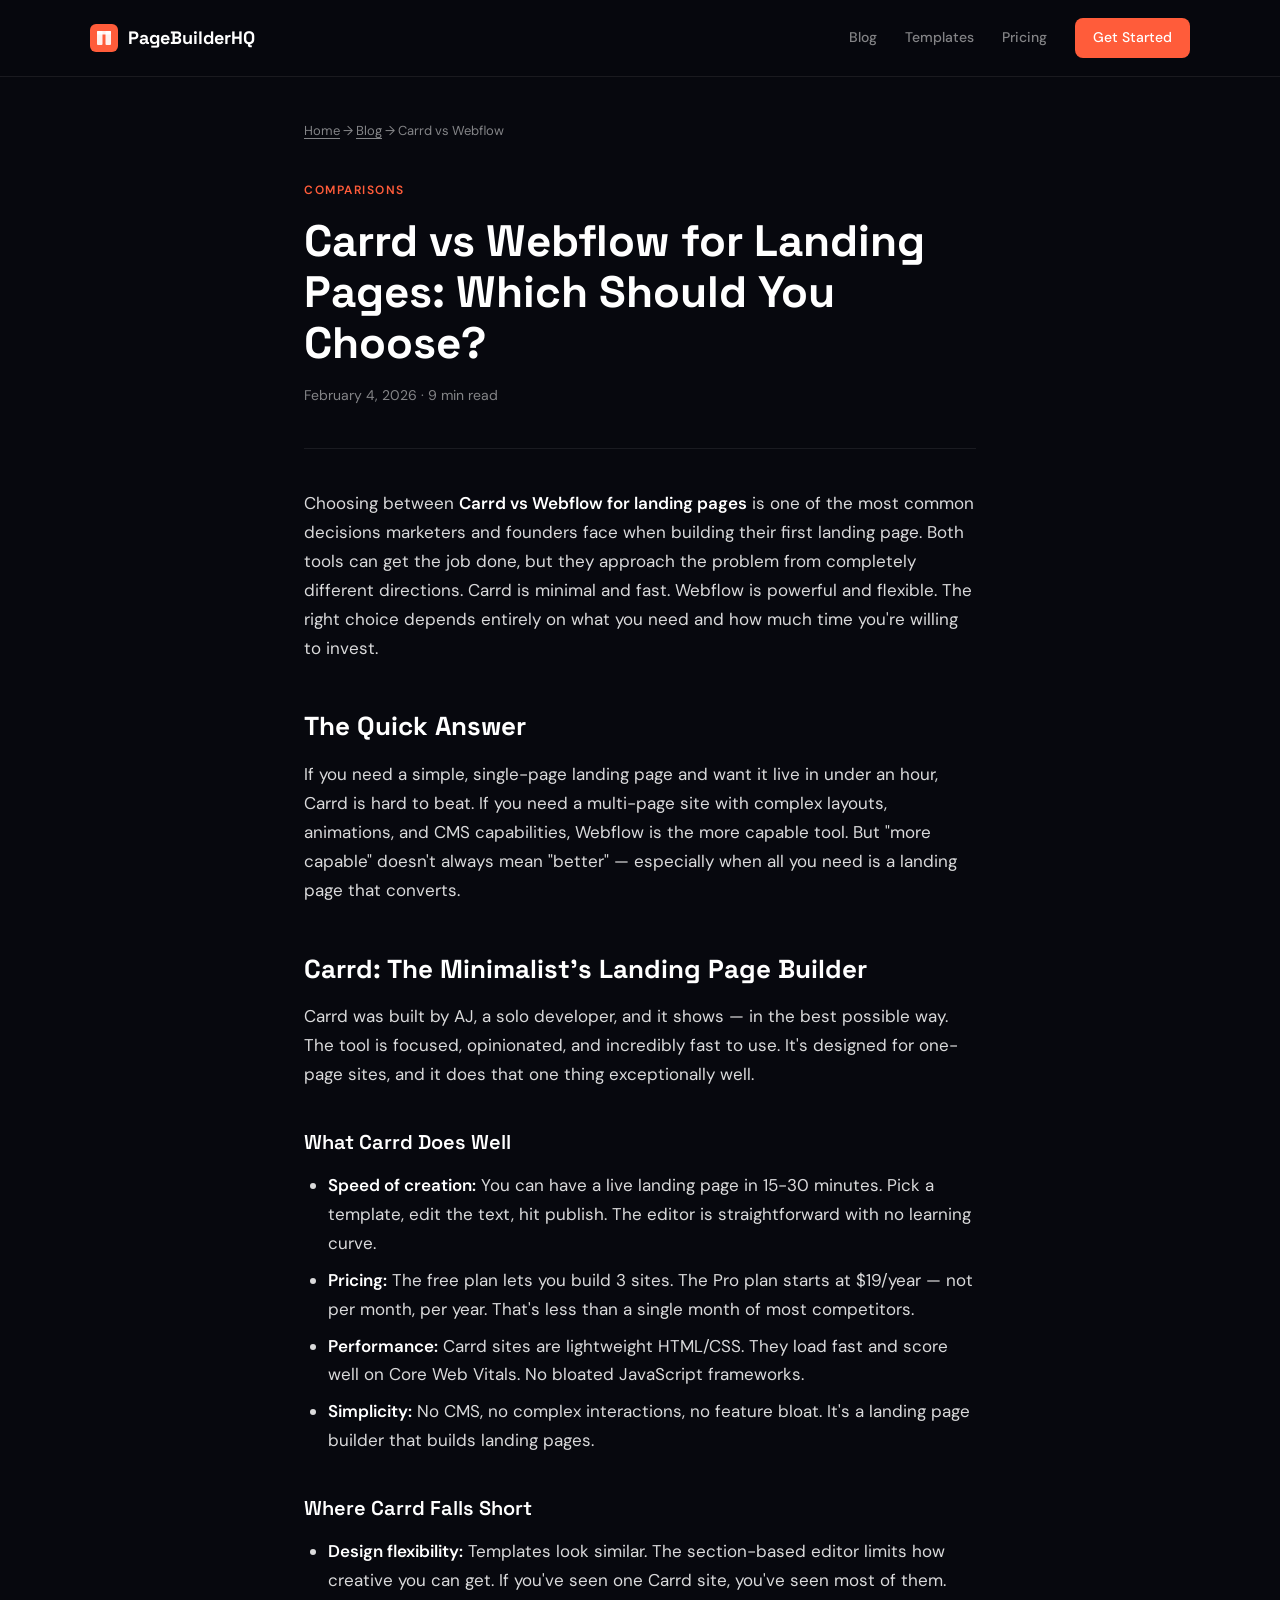
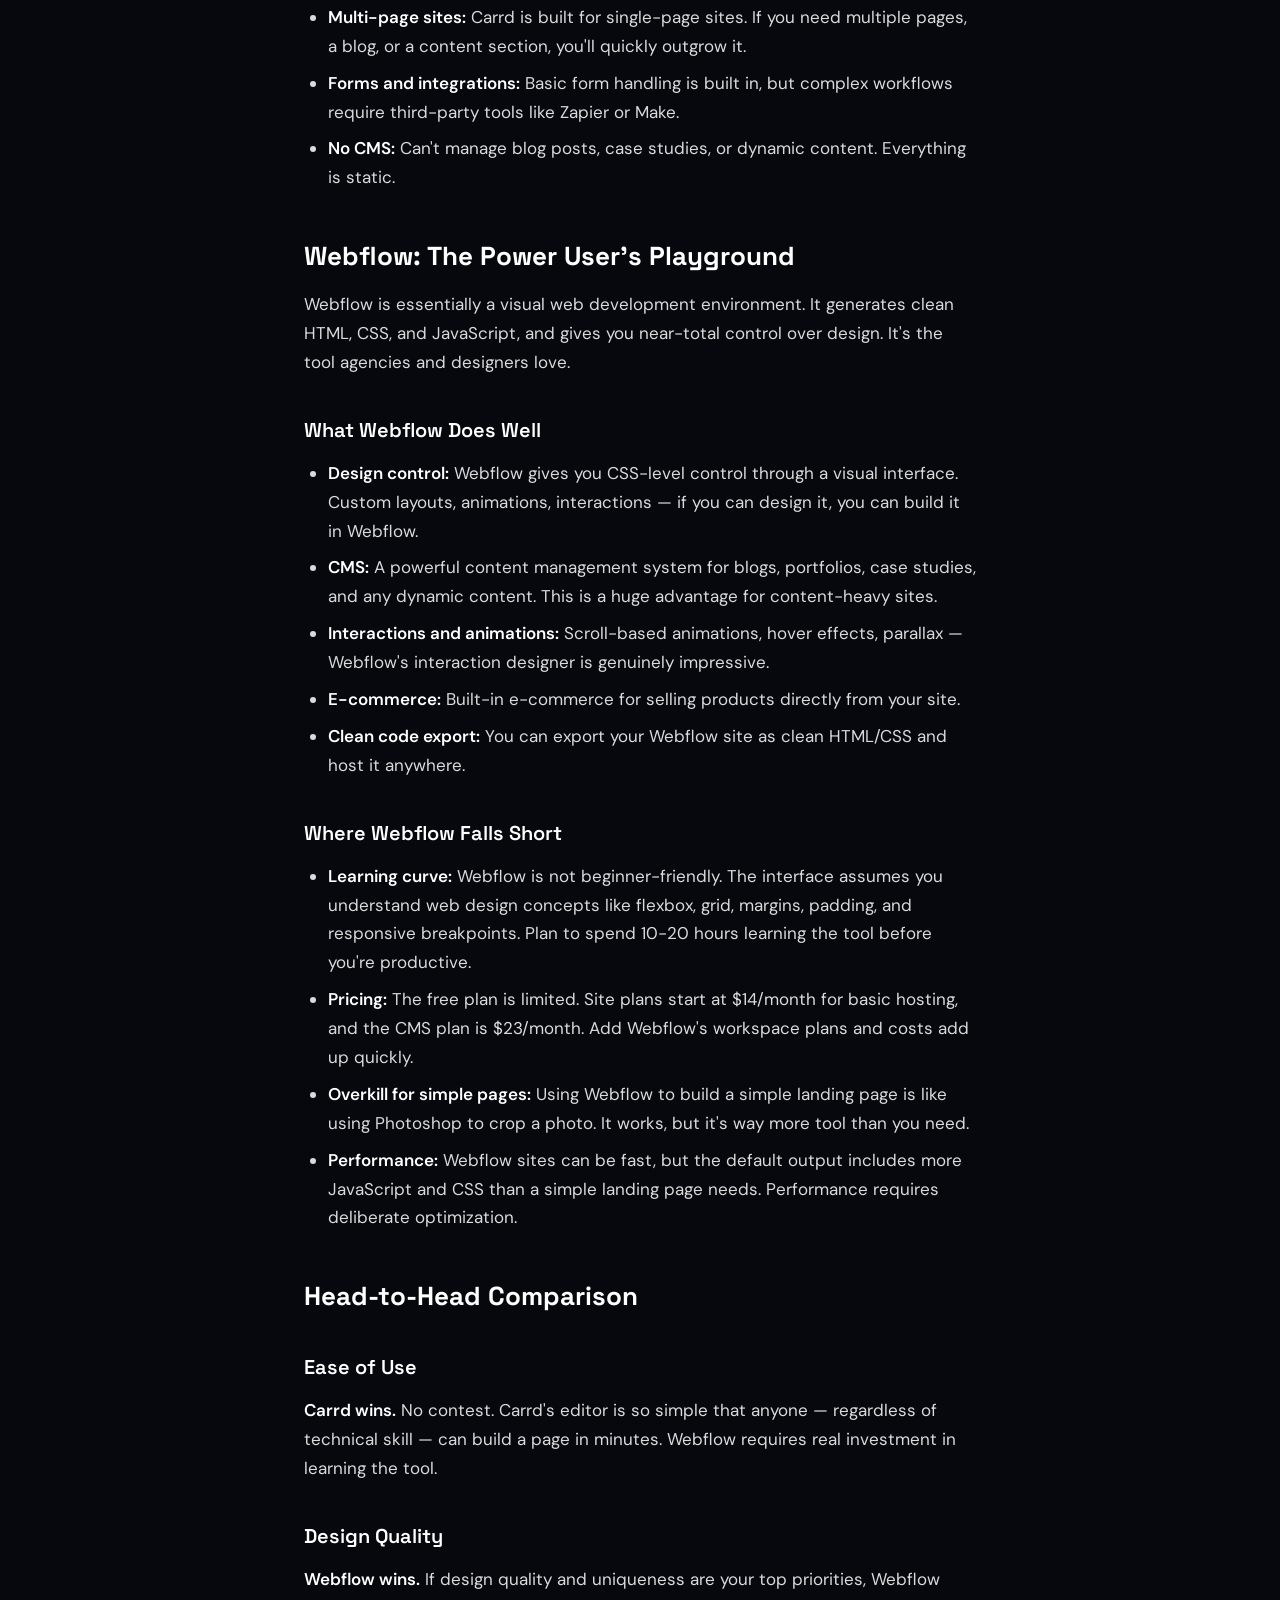
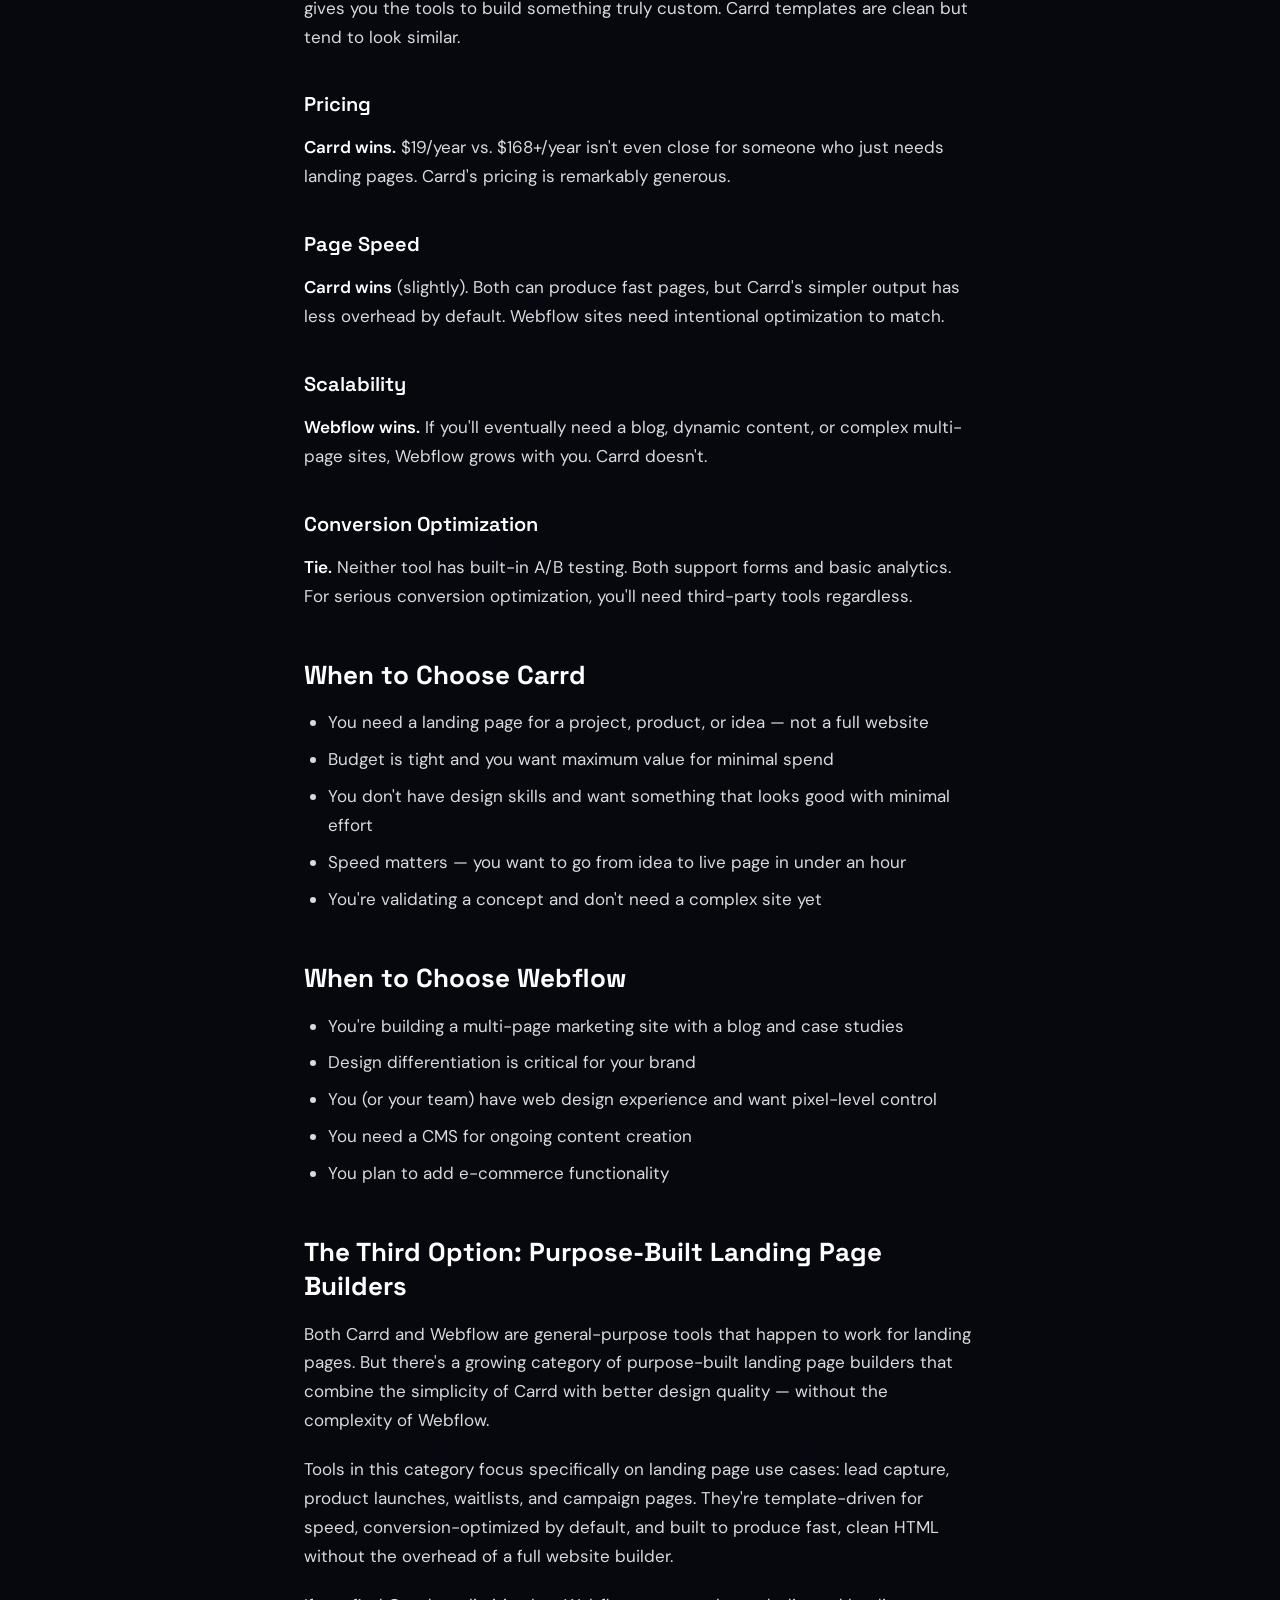
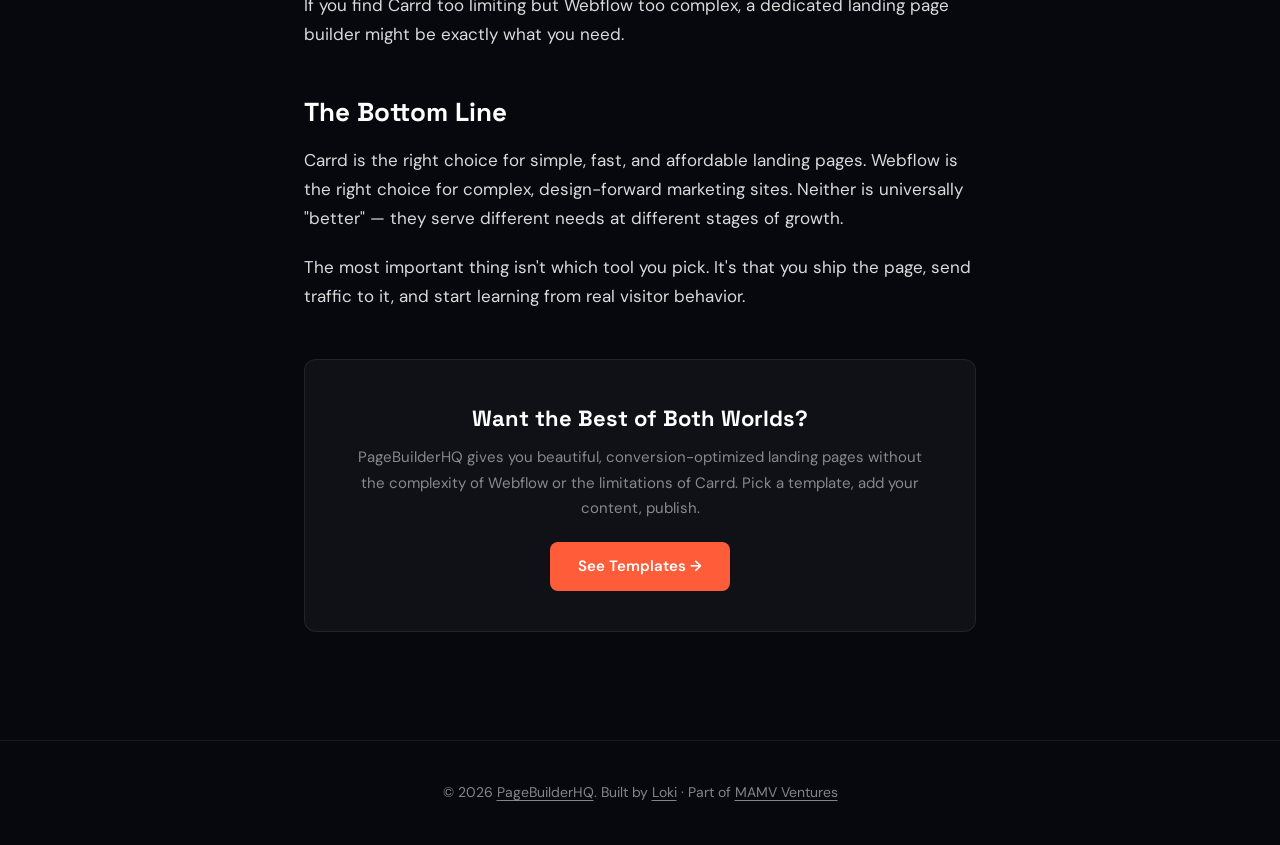
<file: blog/carrd-vs-webflow-landing-pages.html>
<!DOCTYPE html>
<html lang="en">
<head>
  <meta charset="UTF-8">
  <meta name="viewport" content="width=device-width, initial-scale=1.0">
  <title>Carrd vs Webflow for Landing Pages: Which Should You Choose? | PageBuilderHQ</title>
  <meta name="description" content="Carrd vs Webflow for landing pages — an honest comparison of features, pricing, ease of use, and performance. Find out which builder is right for your needs.">
  <meta name="robots" content="index, follow">
  <link rel="canonical" href="https://pagebuilderhq.com/blog/carrd-vs-webflow-landing-pages">
  <meta property="og:title" content="Carrd vs Webflow for Landing Pages: Which Should You Choose?">
  <meta property="og:description" content="Honest comparison of Carrd vs Webflow for landing pages. Features, pricing, ease of use, and performance.">
  <meta property="og:type" content="article">
  <meta property="og:url" content="https://pagebuilderhq.com/blog/carrd-vs-webflow-landing-pages">
  <meta property="og:site_name" content="PageBuilderHQ">
  <meta name="twitter:card" content="summary_large_image">
  <link rel="preconnect" href="https://fonts.googleapis.com">
  <link rel="preconnect" href="https://fonts.gstatic.com" crossorigin>
  <link href="https://fonts.googleapis.com/css2?family=DM+Sans:wght@400;500;700&family=Space+Grotesk:wght@500;700&display=swap" rel="stylesheet">
  <link rel="icon" href="data:image/svg+xml,<svg xmlns='http://www.w3.org/2000/svg' viewBox='0 0 100 100'><rect rx='20' width='100' height='100' fill='%23ff5c3a'/><path d='M25 28h20v44H25zM55 28h20v44H55zM25 28h50v10H25z' fill='white' fill-opacity='0.9'/></svg>">
  <script type="application/ld+json">
  {
    "@context": "https://schema.org",
    "@type": "Article",
    "headline": "Carrd vs Webflow for Landing Pages: Which Should You Choose?",
    "description": "Carrd vs Webflow for landing pages — an honest comparison of features, pricing, ease of use, and performance.",
    "datePublished": "2026-02-04",
    "dateModified": "2026-02-04",
    "author": {"@type": "Organization", "name": "PageBuilderHQ", "url": "https://pagebuilderhq.com"},
    "publisher": {"@type": "Organization", "name": "PageBuilderHQ", "url": "https://pagebuilderhq.com"},
    "mainEntityOfPage": {"@type": "WebPage", "@id": "https://pagebuilderhq.com/blog/carrd-vs-webflow-landing-pages"}
  }
  </script>
  <style>
    *, *::before, *::after { margin: 0; padding: 0; box-sizing: border-box; }
    :root { --bg: #07080e; --surface: #0f1117; --border: rgba(255,255,255,0.08); --text: rgba(255,255,255,0.85); --text-muted: rgba(255,255,255,0.5); --accent: #ff5c3a; --accent-hover: #ff7a5e; --font-body: 'DM Sans', sans-serif; --font-heading: 'Space Grotesk', sans-serif; --max-width: 720px; }
    html { scroll-behavior: smooth; } body { font-family: var(--font-body); background: var(--bg); color: var(--text); line-height: 1.7; font-size: 17px; -webkit-font-smoothing: antialiased; }
    a { color: var(--accent); text-decoration: none; } a:hover { color: var(--accent-hover); }
    .nav { position: fixed; top: 0; left: 0; right: 0; z-index: 100; padding: 18px 24px; background: rgba(7,8,14,0.92); backdrop-filter: blur(12px); border-bottom: 1px solid var(--border); }
    .nav__inner { max-width: 1100px; margin: 0 auto; display: flex; align-items: center; justify-content: space-between; }
    .nav__logo { display: flex; align-items: center; gap: 10px; font-family: var(--font-heading); font-weight: 700; font-size: 18px; color: #fff; text-decoration: none; } .nav__logo svg { width: 28px; height: 28px; }
    .nav__links { display: flex; align-items: center; gap: 28px; } .nav__links a { color: var(--text-muted); font-size: 14px; font-weight: 500; text-decoration: none; } .nav__links a:hover { color: #fff; }
    .nav__cta { background: var(--accent); color: #fff !important; padding: 8px 18px; border-radius: 8px; font-size: 14px; font-weight: 600; }
    .article { max-width: var(--max-width); margin: 0 auto; padding: 120px 24px 60px; }
    .article__breadcrumb { font-size: 13px; color: var(--text-muted); margin-bottom: 32px; } .article__breadcrumb a { color: var(--text-muted); text-decoration: underline; text-underline-offset: 3px; }
    .article__category { display: inline-block; font-size: 12px; font-weight: 600; text-transform: uppercase; letter-spacing: 1.5px; color: var(--accent); margin-bottom: 16px; }
    .article__title { font-family: var(--font-heading); font-size: clamp(32px, 5vw, 44px); font-weight: 700; line-height: 1.15; color: #fff; margin-bottom: 16px; }
    .article__meta { font-size: 14px; color: var(--text-muted); margin-bottom: 40px; padding-bottom: 40px; border-bottom: 1px solid var(--border); }
    .article__content h2 { font-family: var(--font-heading); font-size: 26px; font-weight: 700; color: #fff; margin: 48px 0 16px; line-height: 1.3; }
    .article__content h3 { font-family: var(--font-heading); font-size: 20px; font-weight: 600; color: #fff; margin: 36px 0 12px; }
    .article__content p { margin-bottom: 20px; } .article__content ul, .article__content ol { margin: 0 0 20px 24px; } .article__content li { margin-bottom: 8px; }
    .article__content blockquote { border-left: 3px solid var(--accent); padding: 16px 24px; margin: 28px 0; background: var(--surface); border-radius: 0 8px 8px 0; font-style: italic; color: var(--text-muted); }
    .article__content strong { color: #fff; font-weight: 600; }
    .cta-box { background: var(--surface); border: 1px solid var(--border); border-radius: 12px; padding: 40px; margin: 48px 0; text-align: center; }
    .cta-box__title { font-family: var(--font-heading); font-size: 22px; font-weight: 700; color: #fff; margin-bottom: 8px; }
    .cta-box__text { color: var(--text-muted); margin-bottom: 20px; font-size: 15px; }
    .cta-box__btn { display: inline-block; background: var(--accent); color: #fff; padding: 12px 28px; border-radius: 8px; font-weight: 600; font-size: 15px; } .cta-box__btn:hover { background: var(--accent-hover); color: #fff; }
    .footer { border-top: 1px solid var(--border); padding: 40px 24px; text-align: center; color: var(--text-muted); font-size: 14px; } .footer a { color: var(--text-muted); text-decoration: underline; text-underline-offset: 3px; }
    @media (max-width: 600px) { .nav__links { display: none; } .article { padding: 100px 18px 40px; } .article__title { font-size: 28px; } .cta-box { padding: 28px 20px; } }
  </style>
</head>
<body>
  <nav class="nav"><div class="nav__inner"><a href="https://pagebuilderhq.com" class="nav__logo"><svg viewBox="0 0 28 28" fill="none"><rect width="28" height="28" rx="6" fill="#ff5c3a"/><rect x="7" y="7" width="5.5" height="14" rx="1" fill="white" fill-opacity="0.9"/><rect x="15.5" y="7" width="5.5" height="14" rx="1" fill="white" fill-opacity="0.9"/><rect x="7" y="7" width="14" height="3.5" rx="1" fill="white" fill-opacity="0.9"/></svg>PageBuilderHQ</a><div class="nav__links"><a href="https://pagebuilderhq.com/blog">Blog</a><a href="https://pagebuilderhq.com#templates">Templates</a><a href="https://pagebuilderhq.com#pricing">Pricing</a><a href="https://pagebuilderhq.com#pricing" class="nav__cta">Get Started</a></div></div></nav>

  <article class="article">
    <div class="article__breadcrumb"><a href="https://pagebuilderhq.com">Home</a> → <a href="https://pagebuilderhq.com/blog">Blog</a> → Carrd vs Webflow</div>
    <span class="article__category">Comparisons</span>
    <h1 class="article__title">Carrd vs Webflow for Landing Pages: Which Should You Choose?</h1>
    <div class="article__meta">February 4, 2026 · 9 min read</div>

    <div class="article__content">
      <p>Choosing between <strong>Carrd vs Webflow for landing pages</strong> is one of the most common decisions marketers and founders face when building their first landing page. Both tools can get the job done, but they approach the problem from completely different directions. Carrd is minimal and fast. Webflow is powerful and flexible. The right choice depends entirely on what you need and how much time you're willing to invest.</p>

      <h2>The Quick Answer</h2>
      <p>If you need a simple, single-page landing page and want it live in under an hour, Carrd is hard to beat. If you need a multi-page site with complex layouts, animations, and CMS capabilities, Webflow is the more capable tool. But "more capable" doesn't always mean "better" — especially when all you need is a landing page that converts.</p>

      <h2>Carrd: The Minimalist's Landing Page Builder</h2>
      <p>Carrd was built by AJ, a solo developer, and it shows — in the best possible way. The tool is focused, opinionated, and incredibly fast to use. It's designed for one-page sites, and it does that one thing exceptionally well.</p>

      <h3>What Carrd Does Well</h3>
      <ul>
        <li><strong>Speed of creation:</strong> You can have a live landing page in 15-30 minutes. Pick a template, edit the text, hit publish. The editor is straightforward with no learning curve.</li>
        <li><strong>Pricing:</strong> The free plan lets you build 3 sites. The Pro plan starts at $19/year — not per month, per year. That's less than a single month of most competitors.</li>
        <li><strong>Performance:</strong> Carrd sites are lightweight HTML/CSS. They load fast and score well on Core Web Vitals. No bloated JavaScript frameworks.</li>
        <li><strong>Simplicity:</strong> No CMS, no complex interactions, no feature bloat. It's a landing page builder that builds landing pages.</li>
      </ul>

      <h3>Where Carrd Falls Short</h3>
      <ul>
        <li><strong>Design flexibility:</strong> Templates look similar. The section-based editor limits how creative you can get. If you've seen one Carrd site, you've seen most of them.</li>
        <li><strong>Multi-page sites:</strong> Carrd is built for single-page sites. If you need multiple pages, a blog, or a content section, you'll quickly outgrow it.</li>
        <li><strong>Forms and integrations:</strong> Basic form handling is built in, but complex workflows require third-party tools like Zapier or Make.</li>
        <li><strong>No CMS:</strong> Can't manage blog posts, case studies, or dynamic content. Everything is static.</li>
      </ul>

      <h2>Webflow: The Power User's Playground</h2>
      <p>Webflow is essentially a visual web development environment. It generates clean HTML, CSS, and JavaScript, and gives you near-total control over design. It's the tool agencies and designers love.</p>

      <h3>What Webflow Does Well</h3>
      <ul>
        <li><strong>Design control:</strong> Webflow gives you CSS-level control through a visual interface. Custom layouts, animations, interactions — if you can design it, you can build it in Webflow.</li>
        <li><strong>CMS:</strong> A powerful content management system for blogs, portfolios, case studies, and any dynamic content. This is a huge advantage for content-heavy sites.</li>
        <li><strong>Interactions and animations:</strong> Scroll-based animations, hover effects, parallax — Webflow's interaction designer is genuinely impressive.</li>
        <li><strong>E-commerce:</strong> Built-in e-commerce for selling products directly from your site.</li>
        <li><strong>Clean code export:</strong> You can export your Webflow site as clean HTML/CSS and host it anywhere.</li>
      </ul>

      <h3>Where Webflow Falls Short</h3>
      <ul>
        <li><strong>Learning curve:</strong> Webflow is not beginner-friendly. The interface assumes you understand web design concepts like flexbox, grid, margins, padding, and responsive breakpoints. Plan to spend 10-20 hours learning the tool before you're productive.</li>
        <li><strong>Pricing:</strong> The free plan is limited. Site plans start at $14/month for basic hosting, and the CMS plan is $23/month. Add Webflow's workspace plans and costs add up quickly.</li>
        <li><strong>Overkill for simple pages:</strong> Using Webflow to build a simple landing page is like using Photoshop to crop a photo. It works, but it's way more tool than you need.</li>
        <li><strong>Performance:</strong> Webflow sites can be fast, but the default output includes more JavaScript and CSS than a simple landing page needs. Performance requires deliberate optimization.</li>
      </ul>

      <h2>Head-to-Head Comparison</h2>

      <h3>Ease of Use</h3>
      <p><strong>Carrd wins.</strong> No contest. Carrd's editor is so simple that anyone — regardless of technical skill — can build a page in minutes. Webflow requires real investment in learning the tool.</p>

      <h3>Design Quality</h3>
      <p><strong>Webflow wins.</strong> If design quality and uniqueness are your top priorities, Webflow gives you the tools to build something truly custom. Carrd templates are clean but tend to look similar.</p>

      <h3>Pricing</h3>
      <p><strong>Carrd wins.</strong> $19/year vs. $168+/year isn't even close for someone who just needs landing pages. Carrd's pricing is remarkably generous.</p>

      <h3>Page Speed</h3>
      <p><strong>Carrd wins</strong> (slightly). Both can produce fast pages, but Carrd's simpler output has less overhead by default. Webflow sites need intentional optimization to match.</p>

      <h3>Scalability</h3>
      <p><strong>Webflow wins.</strong> If you'll eventually need a blog, dynamic content, or complex multi-page sites, Webflow grows with you. Carrd doesn't.</p>

      <h3>Conversion Optimization</h3>
      <p><strong>Tie.</strong> Neither tool has built-in A/B testing. Both support forms and basic analytics. For serious conversion optimization, you'll need third-party tools regardless.</p>

      <h2>When to Choose Carrd</h2>
      <ul>
        <li>You need a landing page for a project, product, or idea — not a full website</li>
        <li>Budget is tight and you want maximum value for minimal spend</li>
        <li>You don't have design skills and want something that looks good with minimal effort</li>
        <li>Speed matters — you want to go from idea to live page in under an hour</li>
        <li>You're validating a concept and don't need a complex site yet</li>
      </ul>

      <h2>When to Choose Webflow</h2>
      <ul>
        <li>You're building a multi-page marketing site with a blog and case studies</li>
        <li>Design differentiation is critical for your brand</li>
        <li>You (or your team) have web design experience and want pixel-level control</li>
        <li>You need a CMS for ongoing content creation</li>
        <li>You plan to add e-commerce functionality</li>
      </ul>

      <h2>The Third Option: Purpose-Built Landing Page Builders</h2>
      <p>Both Carrd and Webflow are general-purpose tools that happen to work for landing pages. But there's a growing category of purpose-built landing page builders that combine the simplicity of Carrd with better design quality — without the complexity of Webflow.</p>
      <p>Tools in this category focus specifically on landing page use cases: lead capture, product launches, waitlists, and campaign pages. They're template-driven for speed, conversion-optimized by default, and built to produce fast, clean HTML without the overhead of a full website builder.</p>
      <p>If you find Carrd too limiting but Webflow too complex, a dedicated landing page builder might be exactly what you need.</p>

      <h2>The Bottom Line</h2>
      <p>Carrd is the right choice for simple, fast, and affordable landing pages. Webflow is the right choice for complex, design-forward marketing sites. Neither is universally "better" — they serve different needs at different stages of growth.</p>
      <p>The most important thing isn't which tool you pick. It's that you ship the page, send traffic to it, and start learning from real visitor behavior.</p>

      <div class="cta-box">
        <div class="cta-box__title">Want the Best of Both Worlds?</div>
        <div class="cta-box__text">PageBuilderHQ gives you beautiful, conversion-optimized landing pages without the complexity of Webflow or the limitations of Carrd. Pick a template, add your content, publish.</div>
        <a href="https://pagebuilderhq.com#templates" class="cta-box__btn">See Templates →</a>
      </div>
    </div>
  </article>
  <footer class="footer"><p>© 2026 <a href="https://pagebuilderhq.com">PageBuilderHQ</a>. Built by <a href="https://hireloki.com">Loki</a> · Part of <a href="https://mamv.co">MAMV Ventures</a></p></footer>
</body>
</html>
</file>
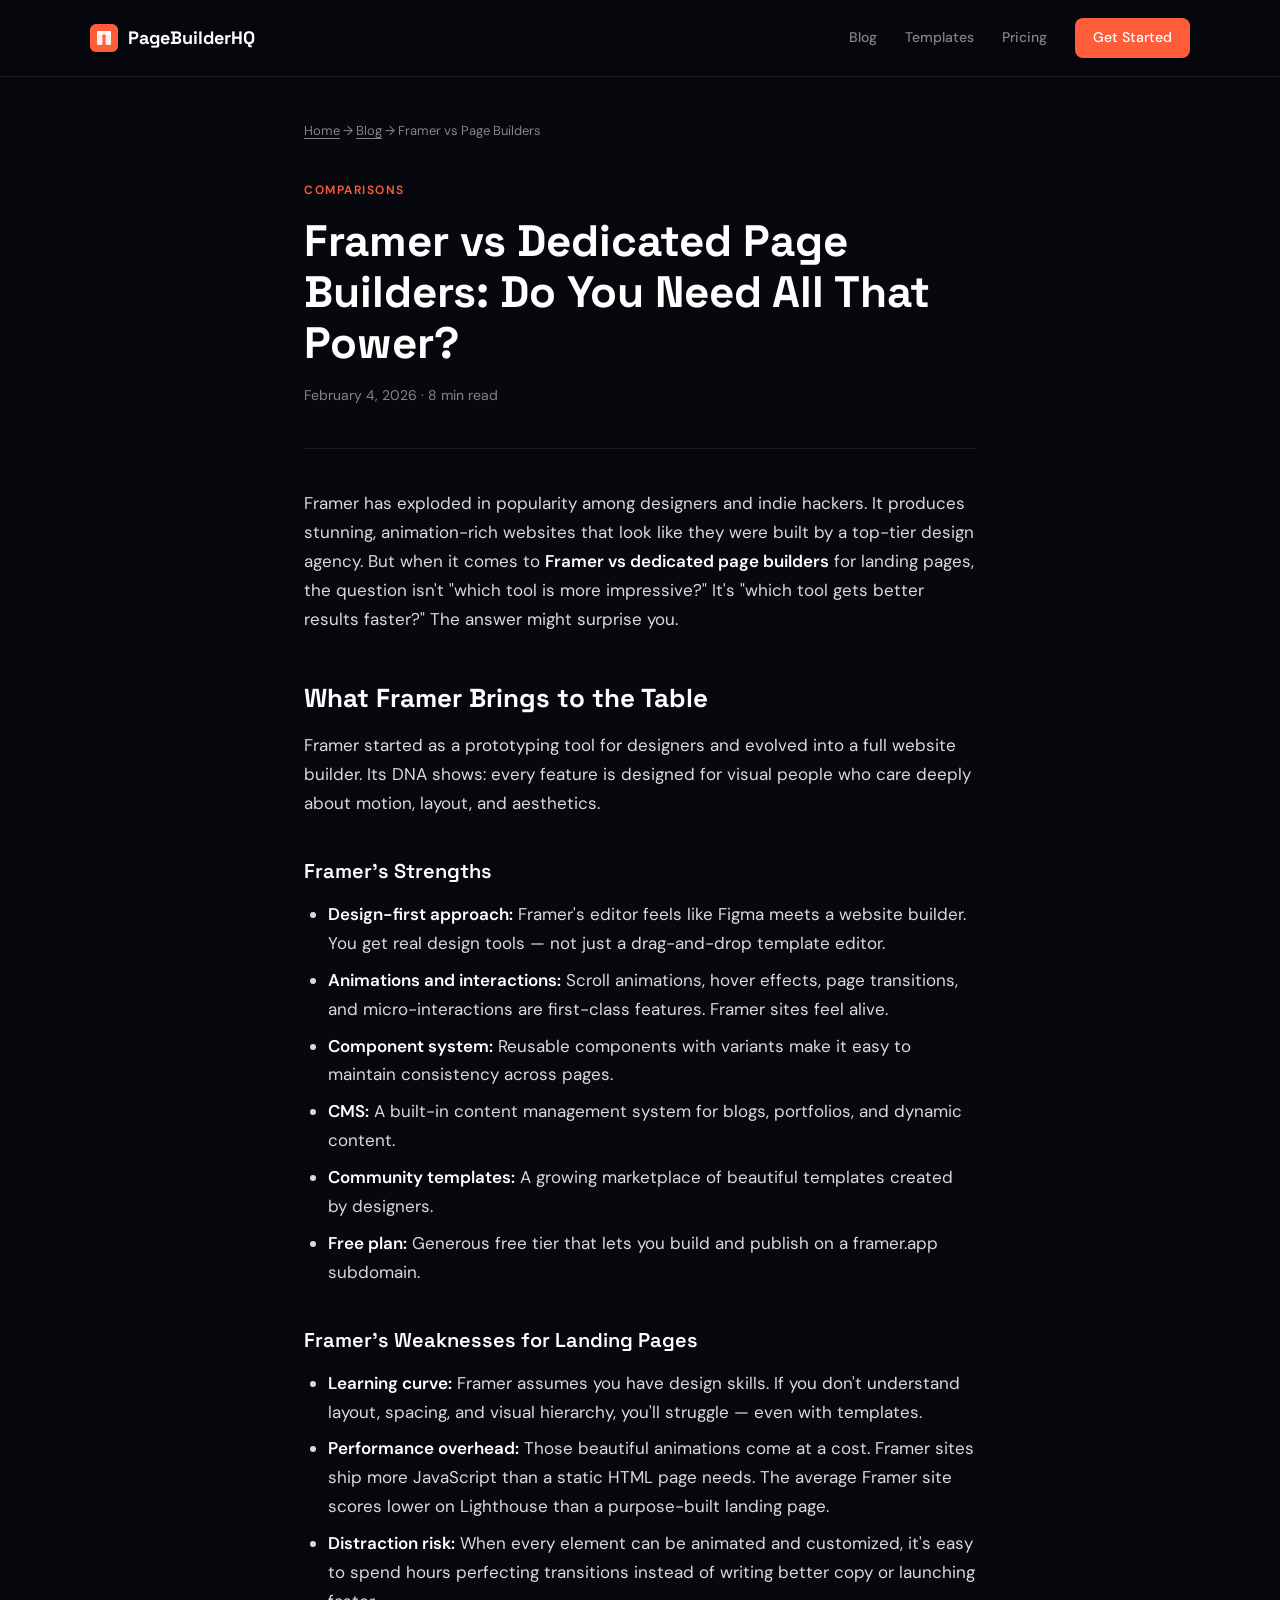
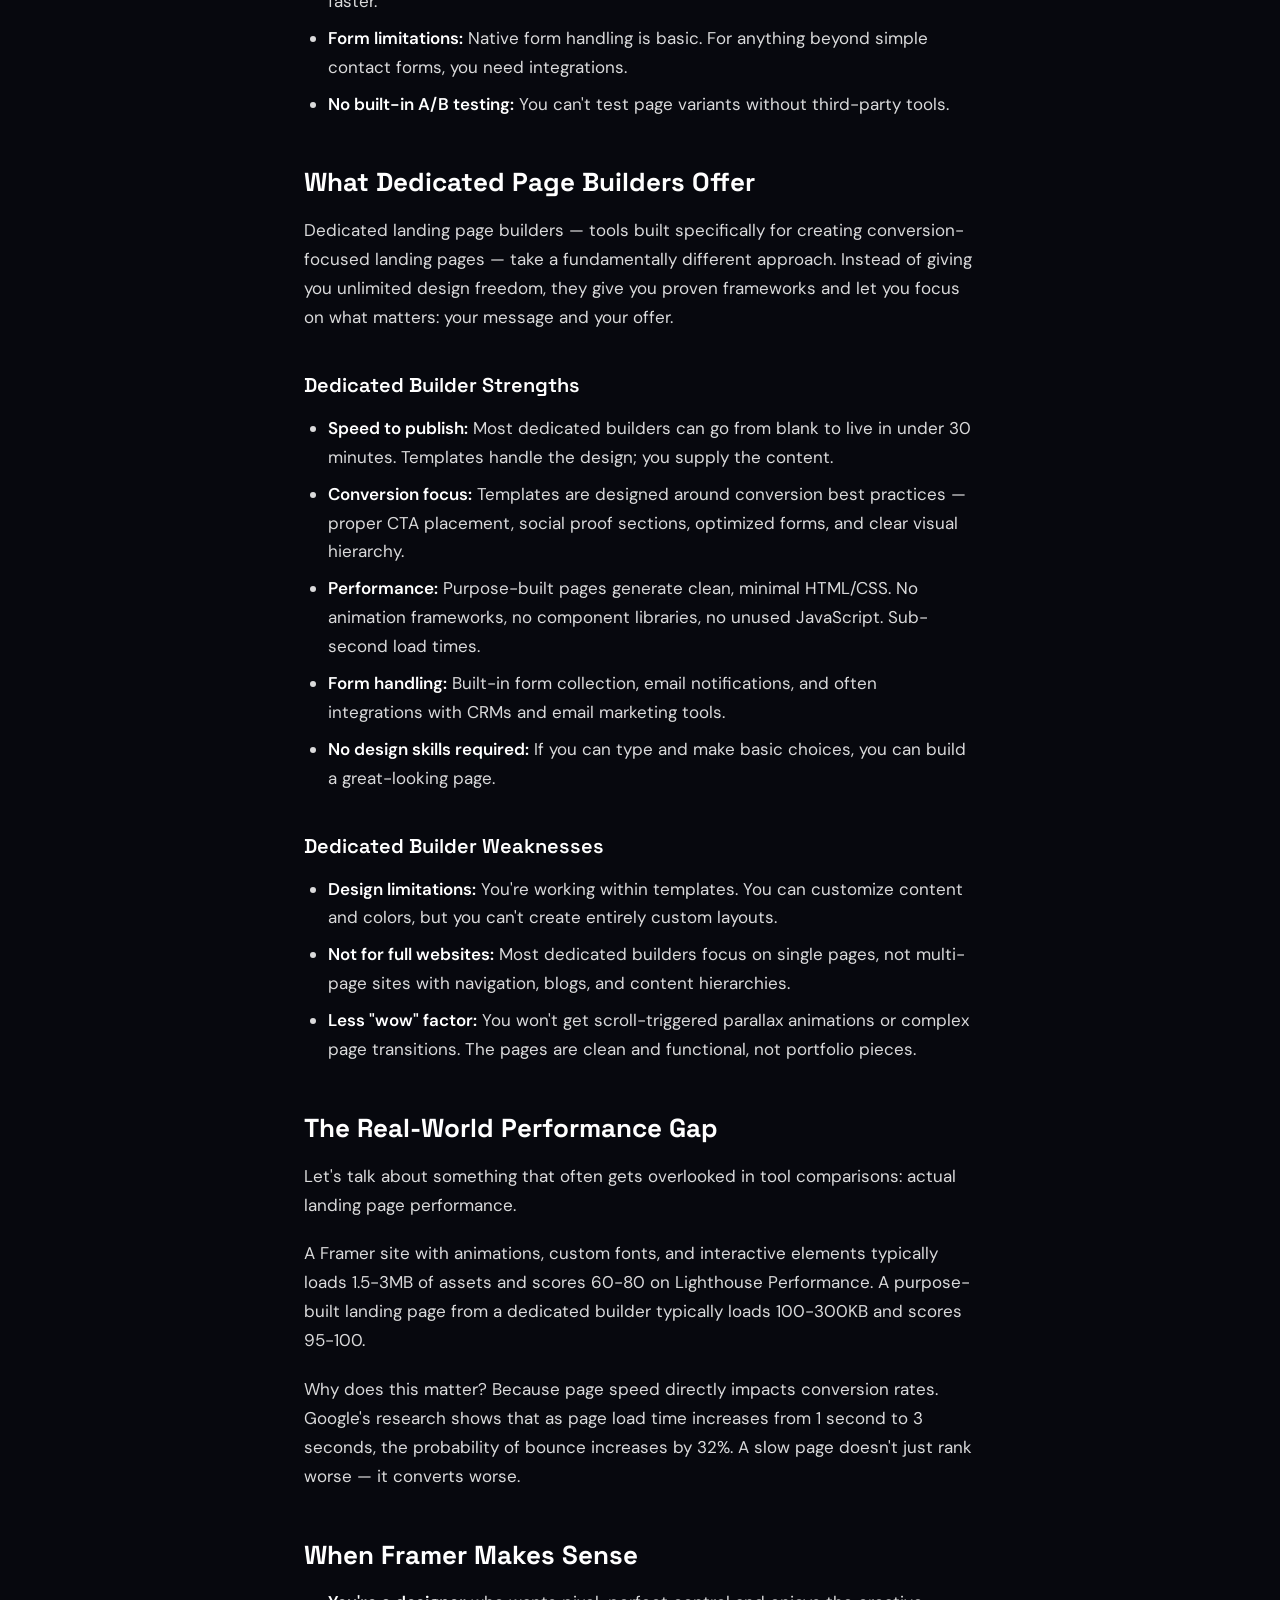
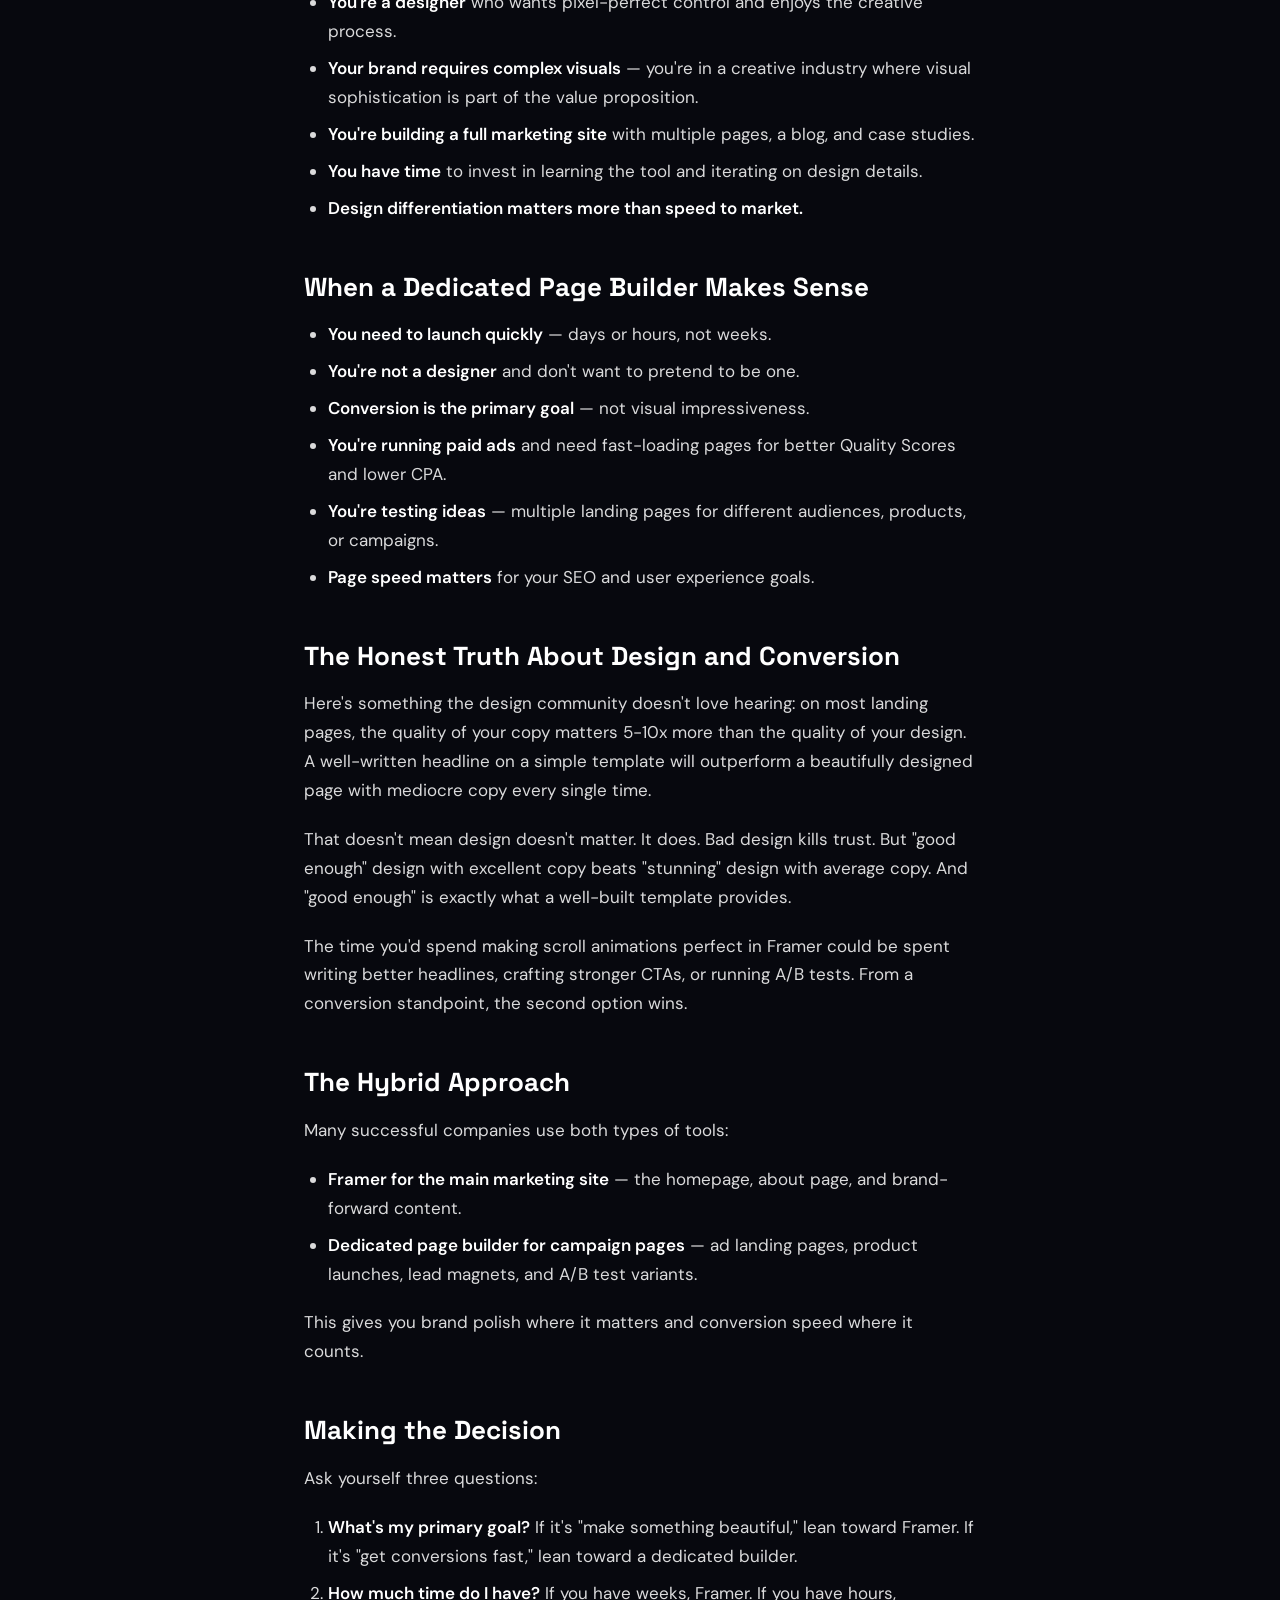
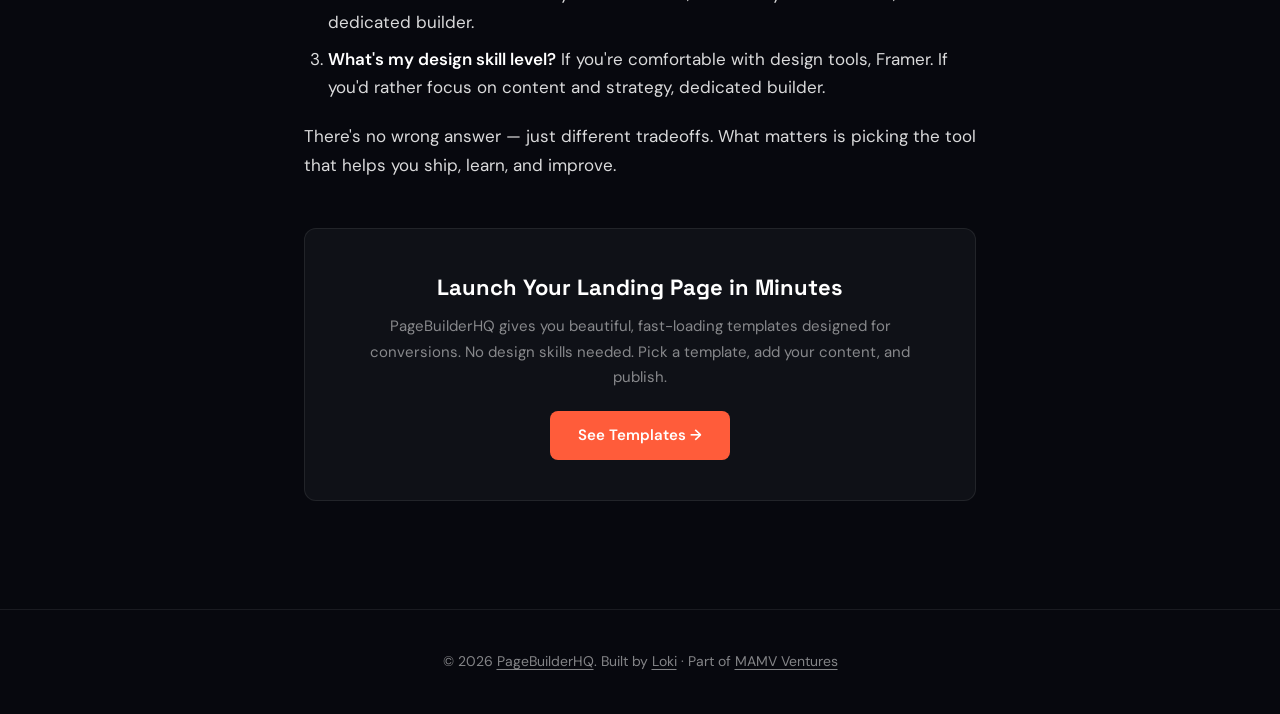
<file: blog/framer-vs-dedicated-page-builders.html>
<!DOCTYPE html>
<html lang="en">
<head>
  <meta charset="UTF-8">
  <meta name="viewport" content="width=device-width, initial-scale=1.0">
  <title>Framer vs Dedicated Page Builders: Do You Need All That Power? | PageBuilderHQ</title>
  <meta name="description" content="Compare Framer vs dedicated page builders for landing pages. Learn when Framer's design power is worth the complexity, and when a simpler tool gets better results.">
  <meta name="robots" content="index, follow">
  <link rel="canonical" href="https://pagebuilderhq.com/blog/framer-vs-dedicated-page-builders">
  <meta property="og:title" content="Framer vs Dedicated Page Builders: Do You Need All That Power?">
  <meta property="og:description" content="Compare Framer vs dedicated page builders. When is Framer's power worth the complexity?">
  <meta property="og:type" content="article">
  <meta property="og:url" content="https://pagebuilderhq.com/blog/framer-vs-dedicated-page-builders">
  <meta property="og:site_name" content="PageBuilderHQ">
  <meta name="twitter:card" content="summary_large_image">
  <link rel="preconnect" href="https://fonts.googleapis.com">
  <link rel="preconnect" href="https://fonts.gstatic.com" crossorigin>
  <link href="https://fonts.googleapis.com/css2?family=DM+Sans:wght@400;500;700&family=Space+Grotesk:wght@500;700&display=swap" rel="stylesheet">
  <link rel="icon" href="data:image/svg+xml,<svg xmlns='http://www.w3.org/2000/svg' viewBox='0 0 100 100'><rect rx='20' width='100' height='100' fill='%23ff5c3a'/><path d='M25 28h20v44H25zM55 28h20v44H55zM25 28h50v10H25z' fill='white' fill-opacity='0.9'/></svg>">
  <script type="application/ld+json">
  {
    "@context": "https://schema.org", "@type": "Article",
    "headline": "Framer vs Dedicated Page Builders: Do You Need All That Power?",
    "description": "Compare Framer vs dedicated page builders for landing pages.",
    "datePublished": "2026-02-04", "dateModified": "2026-02-04",
    "author": {"@type": "Organization", "name": "PageBuilderHQ", "url": "https://pagebuilderhq.com"},
    "publisher": {"@type": "Organization", "name": "PageBuilderHQ", "url": "https://pagebuilderhq.com"},
    "mainEntityOfPage": {"@type": "WebPage", "@id": "https://pagebuilderhq.com/blog/framer-vs-dedicated-page-builders"}
  }
  </script>
  <style>
    *, *::before, *::after { margin: 0; padding: 0; box-sizing: border-box; }
    :root { --bg: #07080e; --surface: #0f1117; --border: rgba(255,255,255,0.08); --text: rgba(255,255,255,0.85); --text-muted: rgba(255,255,255,0.5); --accent: #ff5c3a; --accent-hover: #ff7a5e; --font-body: 'DM Sans', sans-serif; --font-heading: 'Space Grotesk', sans-serif; --max-width: 720px; }
    html { scroll-behavior: smooth; } body { font-family: var(--font-body); background: var(--bg); color: var(--text); line-height: 1.7; font-size: 17px; -webkit-font-smoothing: antialiased; }
    a { color: var(--accent); text-decoration: none; } a:hover { color: var(--accent-hover); }
    .nav { position: fixed; top: 0; left: 0; right: 0; z-index: 100; padding: 18px 24px; background: rgba(7,8,14,0.92); backdrop-filter: blur(12px); border-bottom: 1px solid var(--border); }
    .nav__inner { max-width: 1100px; margin: 0 auto; display: flex; align-items: center; justify-content: space-between; }
    .nav__logo { display: flex; align-items: center; gap: 10px; font-family: var(--font-heading); font-weight: 700; font-size: 18px; color: #fff; text-decoration: none; } .nav__logo svg { width: 28px; height: 28px; }
    .nav__links { display: flex; align-items: center; gap: 28px; } .nav__links a { color: var(--text-muted); font-size: 14px; font-weight: 500; text-decoration: none; } .nav__links a:hover { color: #fff; }
    .nav__cta { background: var(--accent); color: #fff !important; padding: 8px 18px; border-radius: 8px; font-size: 14px; font-weight: 600; }
    .article { max-width: var(--max-width); margin: 0 auto; padding: 120px 24px 60px; }
    .article__breadcrumb { font-size: 13px; color: var(--text-muted); margin-bottom: 32px; } .article__breadcrumb a { color: var(--text-muted); text-decoration: underline; text-underline-offset: 3px; }
    .article__category { display: inline-block; font-size: 12px; font-weight: 600; text-transform: uppercase; letter-spacing: 1.5px; color: var(--accent); margin-bottom: 16px; }
    .article__title { font-family: var(--font-heading); font-size: clamp(32px, 5vw, 44px); font-weight: 700; line-height: 1.15; color: #fff; margin-bottom: 16px; }
    .article__meta { font-size: 14px; color: var(--text-muted); margin-bottom: 40px; padding-bottom: 40px; border-bottom: 1px solid var(--border); }
    .article__content h2 { font-family: var(--font-heading); font-size: 26px; font-weight: 700; color: #fff; margin: 48px 0 16px; line-height: 1.3; }
    .article__content h3 { font-family: var(--font-heading); font-size: 20px; font-weight: 600; color: #fff; margin: 36px 0 12px; }
    .article__content p { margin-bottom: 20px; } .article__content ul, .article__content ol { margin: 0 0 20px 24px; } .article__content li { margin-bottom: 8px; }
    .article__content blockquote { border-left: 3px solid var(--accent); padding: 16px 24px; margin: 28px 0; background: var(--surface); border-radius: 0 8px 8px 0; font-style: italic; color: var(--text-muted); }
    .article__content strong { color: #fff; font-weight: 600; }
    .cta-box { background: var(--surface); border: 1px solid var(--border); border-radius: 12px; padding: 40px; margin: 48px 0; text-align: center; }
    .cta-box__title { font-family: var(--font-heading); font-size: 22px; font-weight: 700; color: #fff; margin-bottom: 8px; }
    .cta-box__text { color: var(--text-muted); margin-bottom: 20px; font-size: 15px; }
    .cta-box__btn { display: inline-block; background: var(--accent); color: #fff; padding: 12px 28px; border-radius: 8px; font-weight: 600; font-size: 15px; } .cta-box__btn:hover { background: var(--accent-hover); color: #fff; }
    .footer { border-top: 1px solid var(--border); padding: 40px 24px; text-align: center; color: var(--text-muted); font-size: 14px; } .footer a { color: var(--text-muted); text-decoration: underline; text-underline-offset: 3px; }
    @media (max-width: 600px) { .nav__links { display: none; } .article { padding: 100px 18px 40px; } .article__title { font-size: 28px; } .cta-box { padding: 28px 20px; } }
  </style>
</head>
<body>
  <nav class="nav"><div class="nav__inner"><a href="https://pagebuilderhq.com" class="nav__logo"><svg viewBox="0 0 28 28" fill="none"><rect width="28" height="28" rx="6" fill="#ff5c3a"/><rect x="7" y="7" width="5.5" height="14" rx="1" fill="white" fill-opacity="0.9"/><rect x="15.5" y="7" width="5.5" height="14" rx="1" fill="white" fill-opacity="0.9"/><rect x="7" y="7" width="14" height="3.5" rx="1" fill="white" fill-opacity="0.9"/></svg>PageBuilderHQ</a><div class="nav__links"><a href="https://pagebuilderhq.com/blog">Blog</a><a href="https://pagebuilderhq.com#templates">Templates</a><a href="https://pagebuilderhq.com#pricing">Pricing</a><a href="https://pagebuilderhq.com#pricing" class="nav__cta">Get Started</a></div></div></nav>

  <article class="article">
    <div class="article__breadcrumb"><a href="https://pagebuilderhq.com">Home</a> → <a href="https://pagebuilderhq.com/blog">Blog</a> → Framer vs Page Builders</div>
    <span class="article__category">Comparisons</span>
    <h1 class="article__title">Framer vs Dedicated Page Builders: Do You Need All That Power?</h1>
    <div class="article__meta">February 4, 2026 · 8 min read</div>

    <div class="article__content">
      <p>Framer has exploded in popularity among designers and indie hackers. It produces stunning, animation-rich websites that look like they were built by a top-tier design agency. But when it comes to <strong>Framer vs dedicated page builders</strong> for landing pages, the question isn't "which tool is more impressive?" It's "which tool gets better results faster?" The answer might surprise you.</p>

      <h2>What Framer Brings to the Table</h2>
      <p>Framer started as a prototyping tool for designers and evolved into a full website builder. Its DNA shows: every feature is designed for visual people who care deeply about motion, layout, and aesthetics.</p>

      <h3>Framer's Strengths</h3>
      <ul>
        <li><strong>Design-first approach:</strong> Framer's editor feels like Figma meets a website builder. You get real design tools — not just a drag-and-drop template editor.</li>
        <li><strong>Animations and interactions:</strong> Scroll animations, hover effects, page transitions, and micro-interactions are first-class features. Framer sites feel alive.</li>
        <li><strong>Component system:</strong> Reusable components with variants make it easy to maintain consistency across pages.</li>
        <li><strong>CMS:</strong> A built-in content management system for blogs, portfolios, and dynamic content.</li>
        <li><strong>Community templates:</strong> A growing marketplace of beautiful templates created by designers.</li>
        <li><strong>Free plan:</strong> Generous free tier that lets you build and publish on a framer.app subdomain.</li>
      </ul>

      <h3>Framer's Weaknesses for Landing Pages</h3>
      <ul>
        <li><strong>Learning curve:</strong> Framer assumes you have design skills. If you don't understand layout, spacing, and visual hierarchy, you'll struggle — even with templates.</li>
        <li><strong>Performance overhead:</strong> Those beautiful animations come at a cost. Framer sites ship more JavaScript than a static HTML page needs. The average Framer site scores lower on Lighthouse than a purpose-built landing page.</li>
        <li><strong>Distraction risk:</strong> When every element can be animated and customized, it's easy to spend hours perfecting transitions instead of writing better copy or launching faster.</li>
        <li><strong>Form limitations:</strong> Native form handling is basic. For anything beyond simple contact forms, you need integrations.</li>
        <li><strong>No built-in A/B testing:</strong> You can't test page variants without third-party tools.</li>
      </ul>

      <h2>What Dedicated Page Builders Offer</h2>
      <p>Dedicated landing page builders — tools built specifically for creating conversion-focused landing pages — take a fundamentally different approach. Instead of giving you unlimited design freedom, they give you proven frameworks and let you focus on what matters: your message and your offer.</p>

      <h3>Dedicated Builder Strengths</h3>
      <ul>
        <li><strong>Speed to publish:</strong> Most dedicated builders can go from blank to live in under 30 minutes. Templates handle the design; you supply the content.</li>
        <li><strong>Conversion focus:</strong> Templates are designed around conversion best practices — proper CTA placement, social proof sections, optimized forms, and clear visual hierarchy.</li>
        <li><strong>Performance:</strong> Purpose-built pages generate clean, minimal HTML/CSS. No animation frameworks, no component libraries, no unused JavaScript. Sub-second load times.</li>
        <li><strong>Form handling:</strong> Built-in form collection, email notifications, and often integrations with CRMs and email marketing tools.</li>
        <li><strong>No design skills required:</strong> If you can type and make basic choices, you can build a great-looking page.</li>
      </ul>

      <h3>Dedicated Builder Weaknesses</h3>
      <ul>
        <li><strong>Design limitations:</strong> You're working within templates. You can customize content and colors, but you can't create entirely custom layouts.</li>
        <li><strong>Not for full websites:</strong> Most dedicated builders focus on single pages, not multi-page sites with navigation, blogs, and content hierarchies.</li>
        <li><strong>Less "wow" factor:</strong> You won't get scroll-triggered parallax animations or complex page transitions. The pages are clean and functional, not portfolio pieces.</li>
      </ul>

      <h2>The Real-World Performance Gap</h2>
      <p>Let's talk about something that often gets overlooked in tool comparisons: actual landing page performance.</p>
      <p>A Framer site with animations, custom fonts, and interactive elements typically loads 1.5-3MB of assets and scores 60-80 on Lighthouse Performance. A purpose-built landing page from a dedicated builder typically loads 100-300KB and scores 95-100.</p>
      <p>Why does this matter? Because page speed directly impacts conversion rates. Google's research shows that as page load time increases from 1 second to 3 seconds, the probability of bounce increases by 32%. A slow page doesn't just rank worse — it converts worse.</p>

      <h2>When Framer Makes Sense</h2>
      <ul>
        <li><strong>You're a designer</strong> who wants pixel-perfect control and enjoys the creative process.</li>
        <li><strong>Your brand requires complex visuals</strong> — you're in a creative industry where visual sophistication is part of the value proposition.</li>
        <li><strong>You're building a full marketing site</strong> with multiple pages, a blog, and case studies.</li>
        <li><strong>You have time</strong> to invest in learning the tool and iterating on design details.</li>
        <li><strong>Design differentiation matters more than speed to market.</strong></li>
      </ul>

      <h2>When a Dedicated Page Builder Makes Sense</h2>
      <ul>
        <li><strong>You need to launch quickly</strong> — days or hours, not weeks.</li>
        <li><strong>You're not a designer</strong> and don't want to pretend to be one.</li>
        <li><strong>Conversion is the primary goal</strong> — not visual impressiveness.</li>
        <li><strong>You're running paid ads</strong> and need fast-loading pages for better Quality Scores and lower CPA.</li>
        <li><strong>You're testing ideas</strong> — multiple landing pages for different audiences, products, or campaigns.</li>
        <li><strong>Page speed matters</strong> for your SEO and user experience goals.</li>
      </ul>

      <h2>The Honest Truth About Design and Conversion</h2>
      <p>Here's something the design community doesn't love hearing: on most landing pages, the quality of your copy matters 5-10x more than the quality of your design. A well-written headline on a simple template will outperform a beautifully designed page with mediocre copy every single time.</p>
      <p>That doesn't mean design doesn't matter. It does. Bad design kills trust. But "good enough" design with excellent copy beats "stunning" design with average copy. And "good enough" is exactly what a well-built template provides.</p>
      <p>The time you'd spend making scroll animations perfect in Framer could be spent writing better headlines, crafting stronger CTAs, or running A/B tests. From a conversion standpoint, the second option wins.</p>

      <h2>The Hybrid Approach</h2>
      <p>Many successful companies use both types of tools:</p>
      <ul>
        <li><strong>Framer for the main marketing site</strong> — the homepage, about page, and brand-forward content.</li>
        <li><strong>Dedicated page builder for campaign pages</strong> — ad landing pages, product launches, lead magnets, and A/B test variants.</li>
      </ul>
      <p>This gives you brand polish where it matters and conversion speed where it counts.</p>

      <h2>Making the Decision</h2>
      <p>Ask yourself three questions:</p>
      <ol>
        <li><strong>What's my primary goal?</strong> If it's "make something beautiful," lean toward Framer. If it's "get conversions fast," lean toward a dedicated builder.</li>
        <li><strong>How much time do I have?</strong> If you have weeks, Framer. If you have hours, dedicated builder.</li>
        <li><strong>What's my design skill level?</strong> If you're comfortable with design tools, Framer. If you'd rather focus on content and strategy, dedicated builder.</li>
      </ol>
      <p>There's no wrong answer — just different tradeoffs. What matters is picking the tool that helps you ship, learn, and improve.</p>

      <div class="cta-box">
        <div class="cta-box__title">Launch Your Landing Page in Minutes</div>
        <div class="cta-box__text">PageBuilderHQ gives you beautiful, fast-loading templates designed for conversions. No design skills needed. Pick a template, add your content, and publish.</div>
        <a href="https://pagebuilderhq.com#templates" class="cta-box__btn">See Templates →</a>
      </div>
    </div>
  </article>
  <footer class="footer"><p>© 2026 <a href="https://pagebuilderhq.com">PageBuilderHQ</a>. Built by <a href="https://hireloki.com">Loki</a> · Part of <a href="https://mamv.co">MAMV Ventures</a></p></footer>
</body>
</html>
</file>
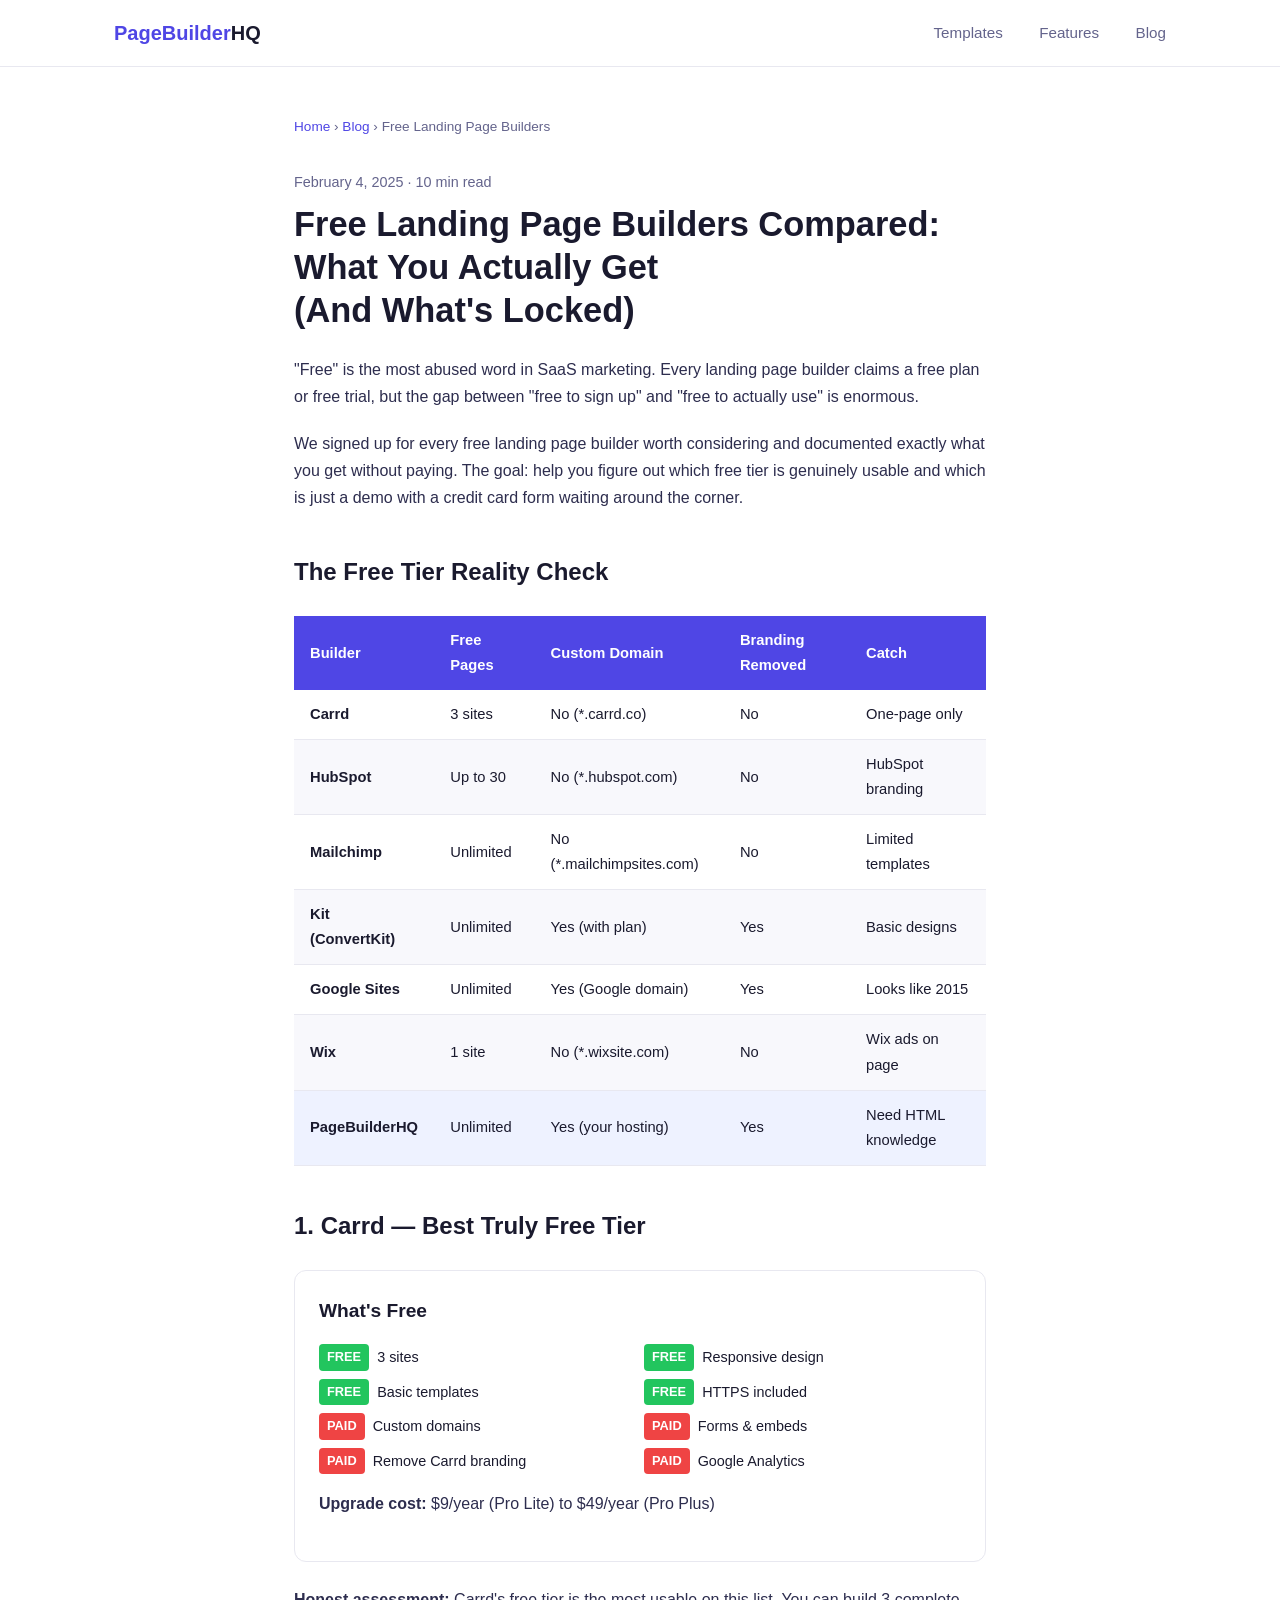
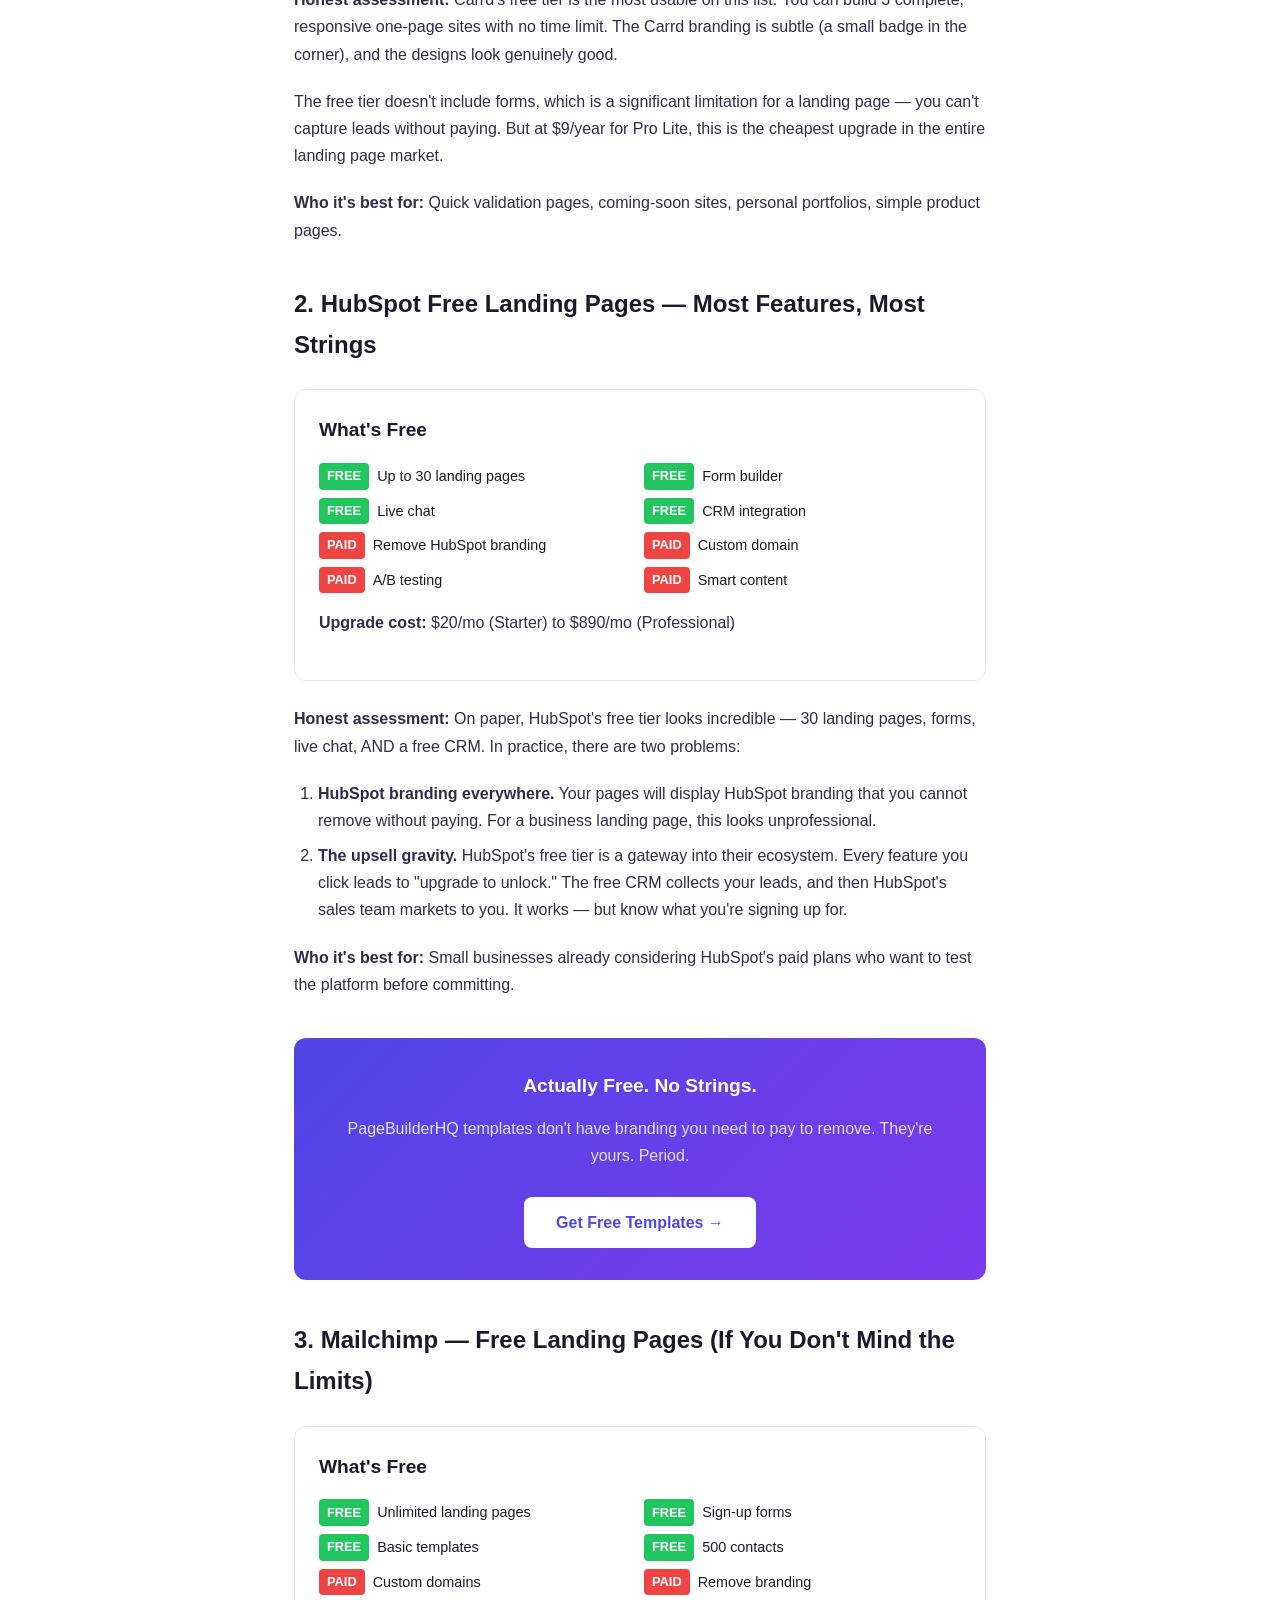
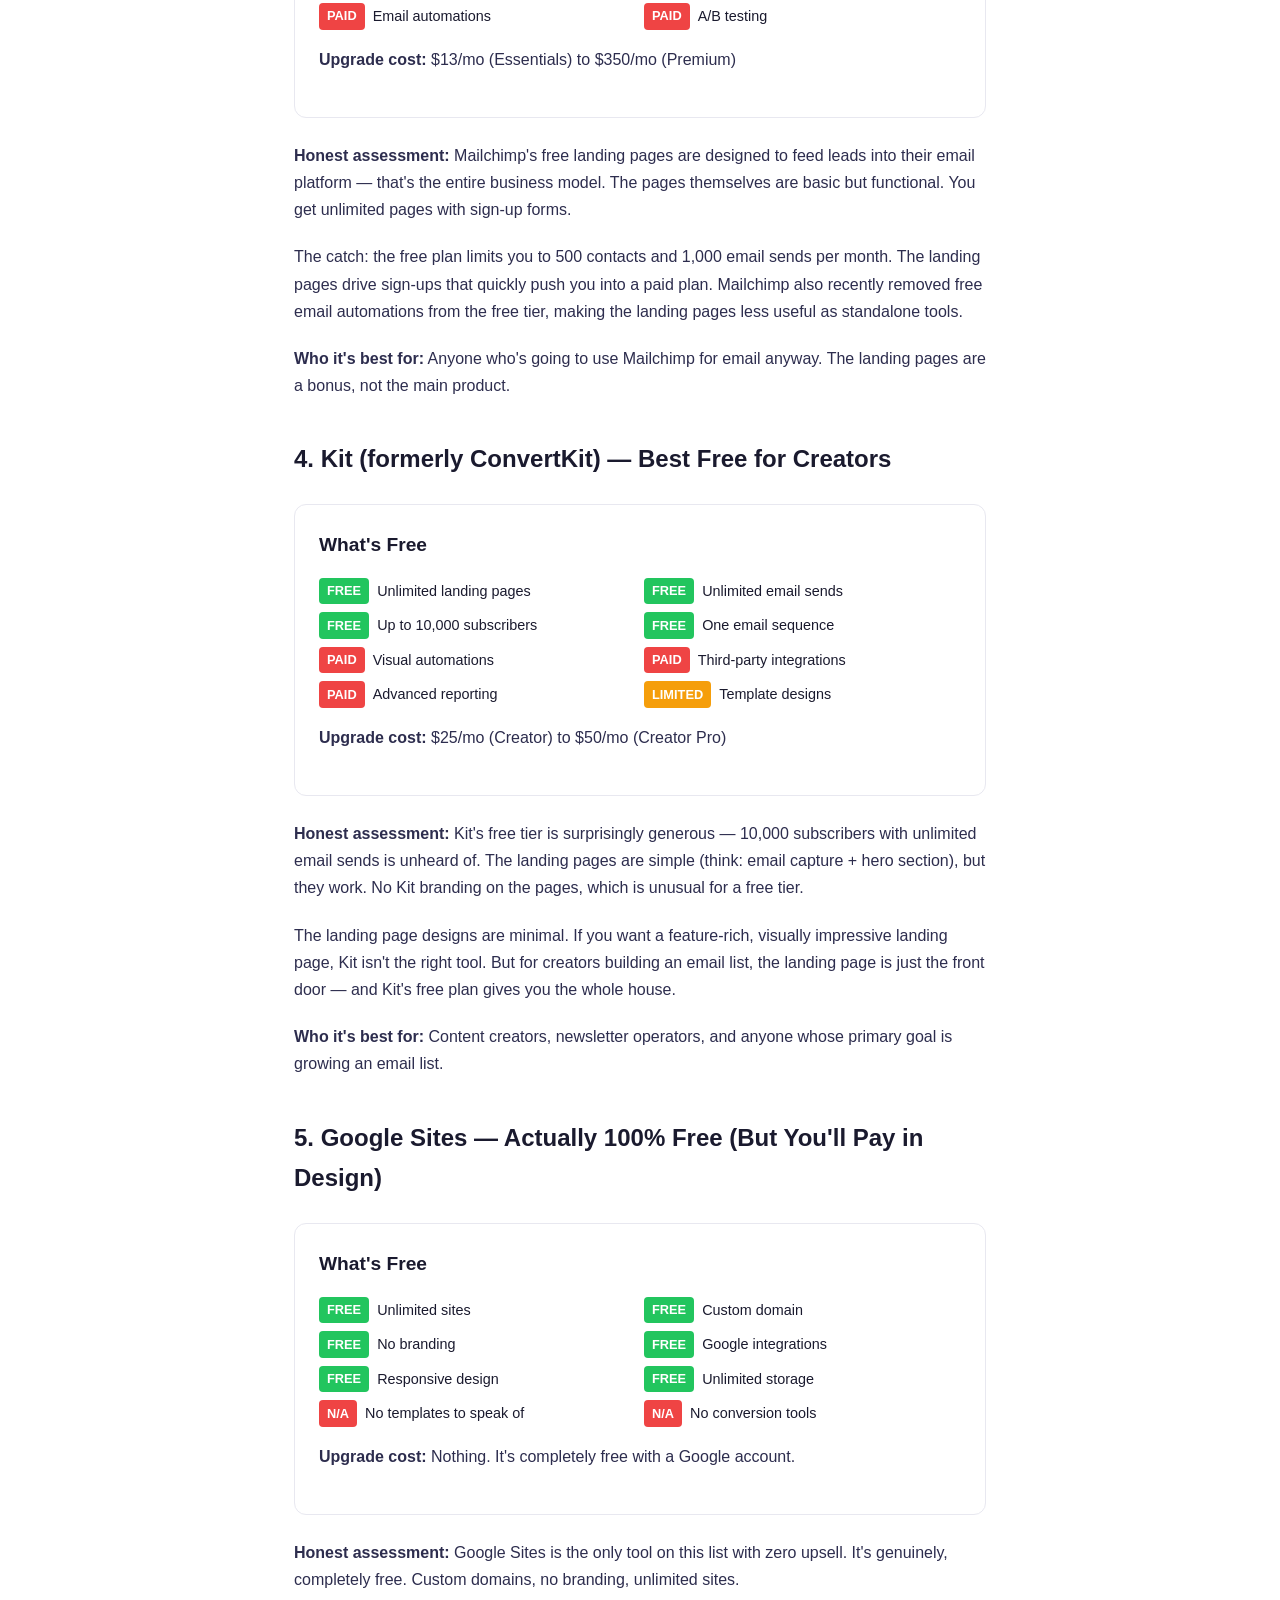
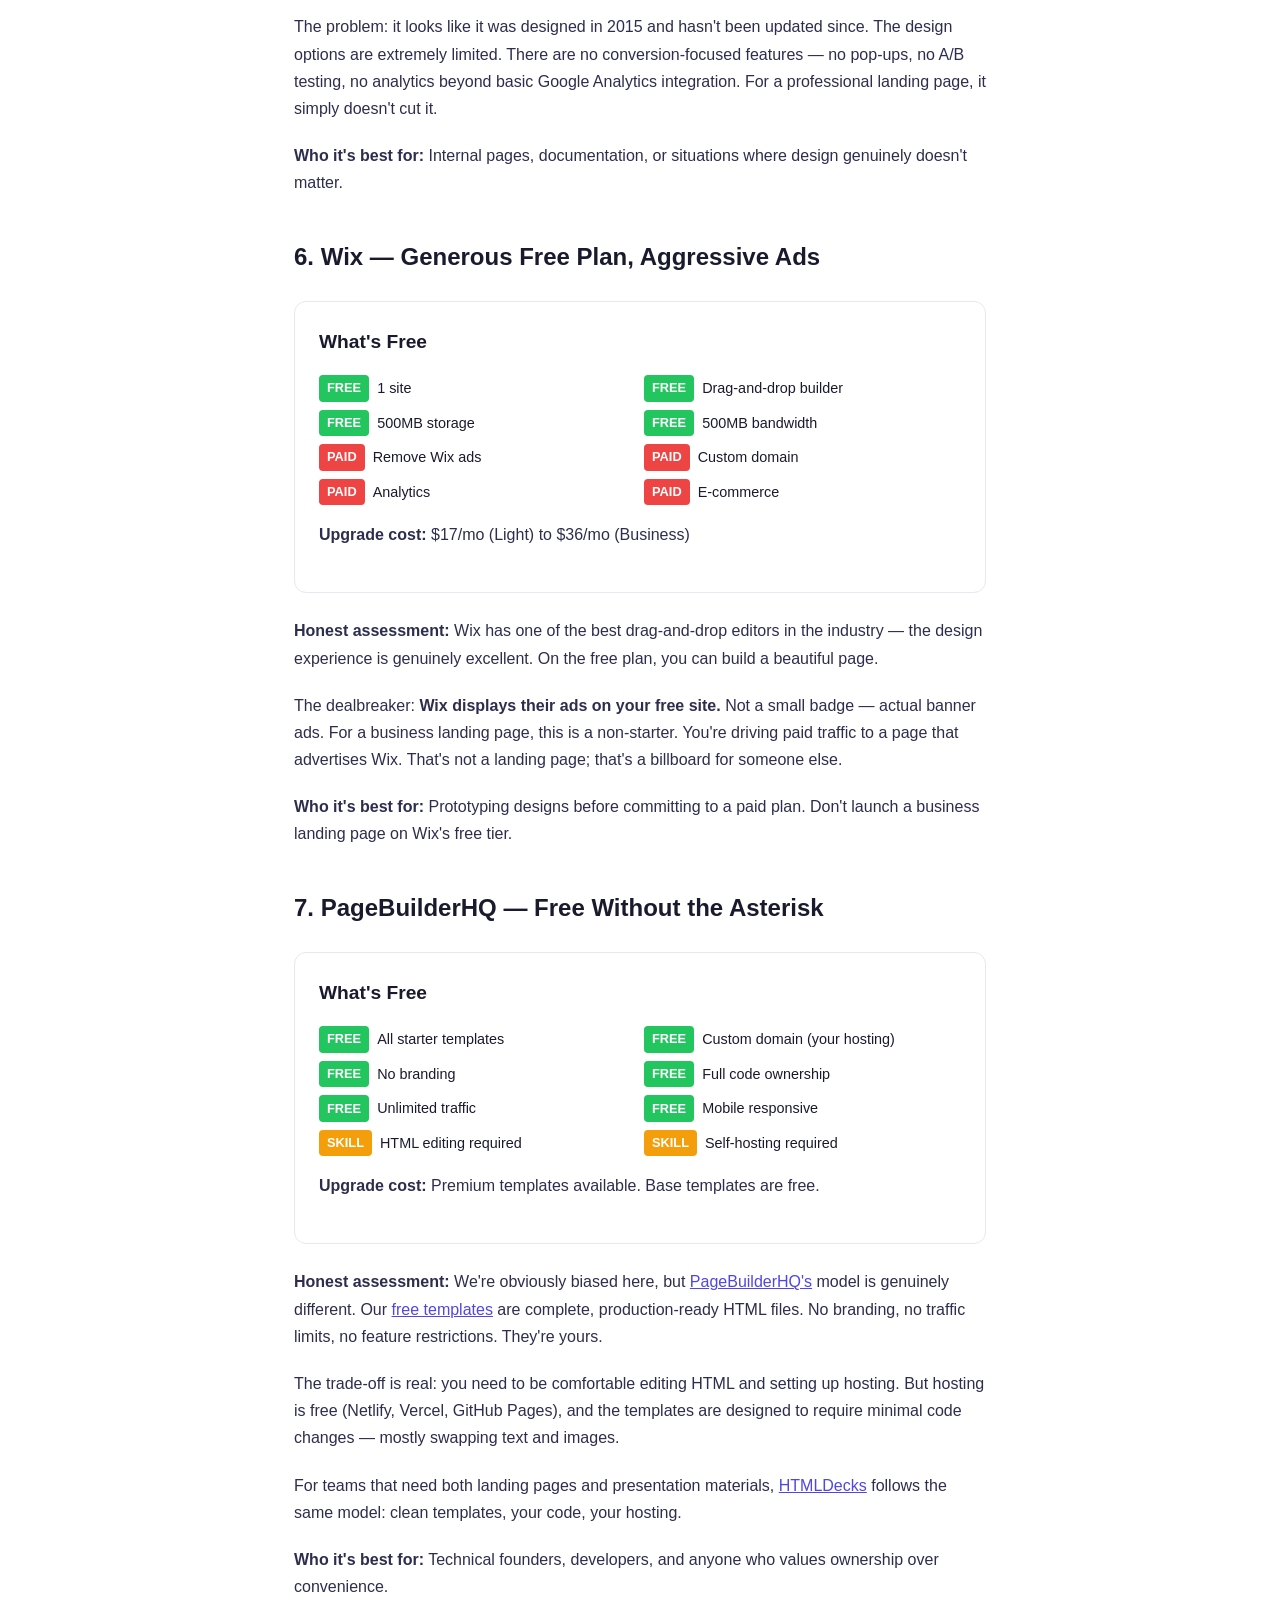
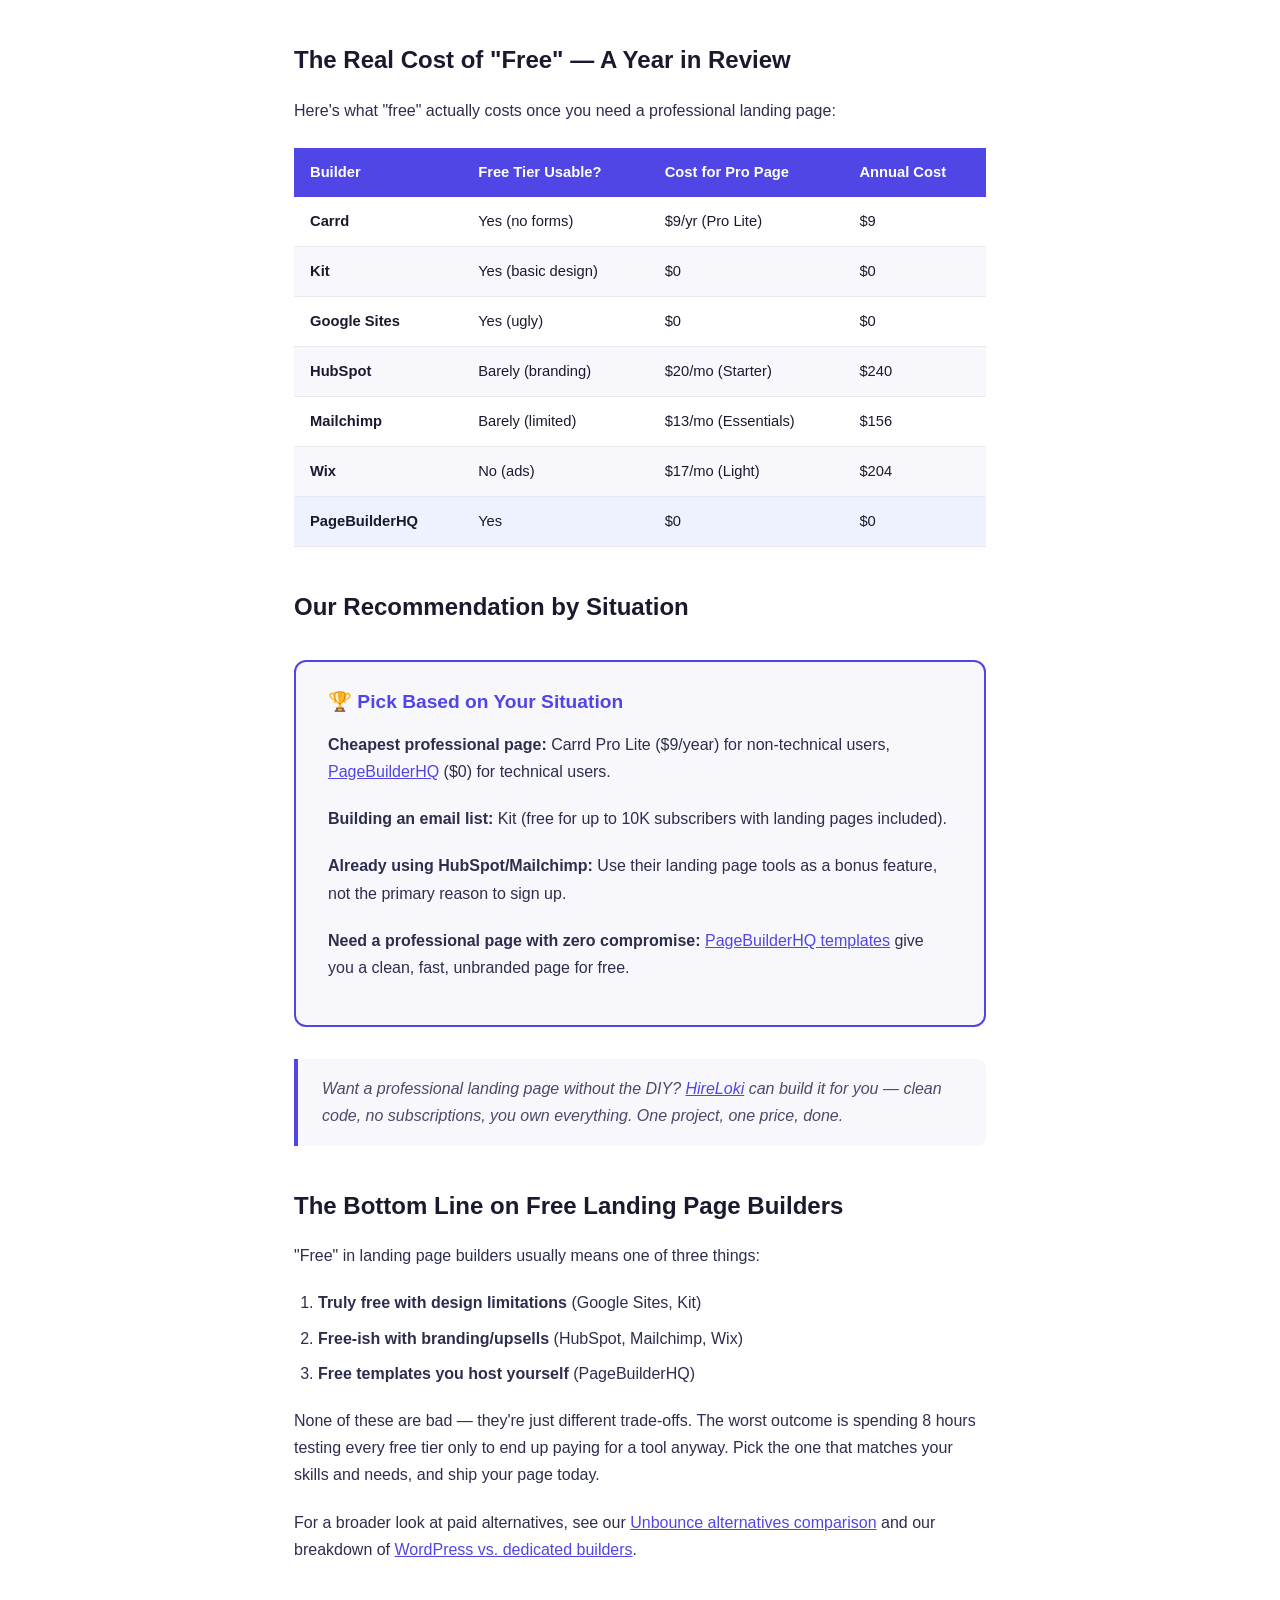
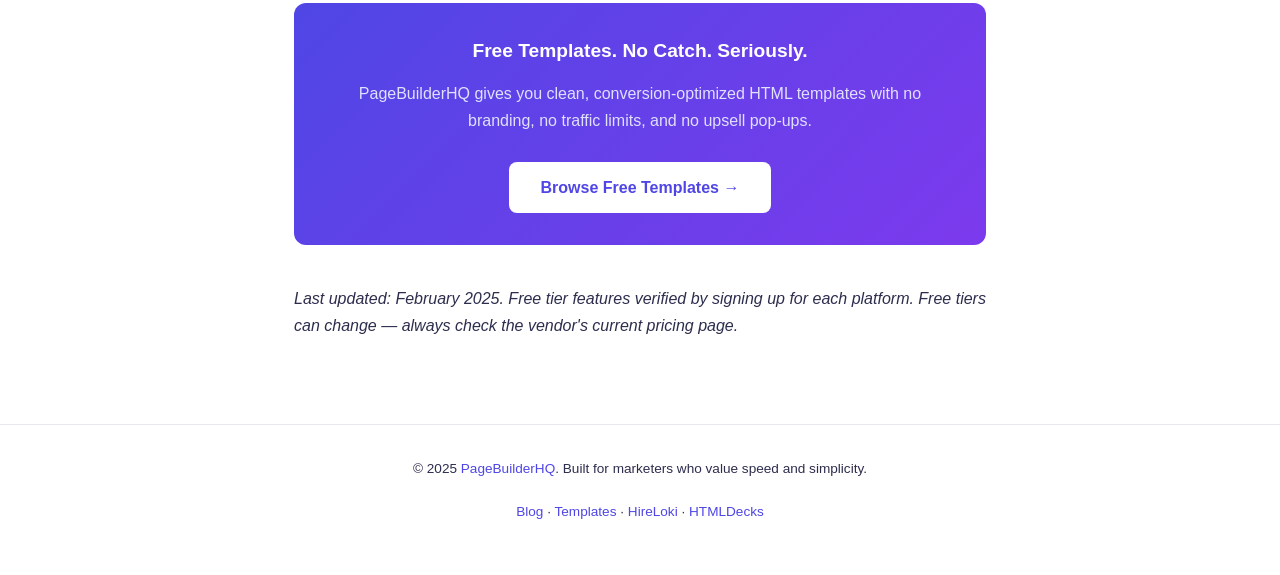
<file: blog/free-landing-page-builders-compared.html>
<!DOCTYPE html>
<html lang="en">
<head>
<!-- Google Analytics -->
<script async src="https://www.googletagmanager.com/gtag/js?id=G-N3J37NTQCP"></script>
<script>
  window.dataLayer = window.dataLayer || [];
  function gtag(){dataLayer.push(arguments);}
  gtag('js', new Date());
  gtag('config', 'G-N3J37NTQCP');
</script>
    <meta charset="UTF-8">
    <meta name="viewport" content="width=device-width, initial-scale=1.0">
    <title>Free Landing Page Builders Compared: What You Actually Get (And What's Locked) | PageBuilderHQ</title>
    <meta name="description" content="Honest comparison of free landing page builders. We reveal what's actually free and what's locked behind paywalls for Carrd, HubSpot, Mailchimp, ConvertKit, and more.">
    <meta name="keywords" content="free landing page builder comparison, free landing page builder, best free landing page builder, landing page builder no cost">
    <link rel="canonical" href="https://pagebuilderhq.com/blog/free-landing-page-builders-compared">

    <!-- Open Graph -->
    <meta property="og:title" content="Free Landing Page Builders Compared: What You Actually Get (And What's Locked)">
    <meta property="og:description" content="We tested every 'free' landing page builder. Here's what you actually get without paying — and where each one tries to upsell you.">
    <meta property="og:type" content="article">
    <meta property="og:url" content="https://pagebuilderhq.com/blog/free-landing-page-builders-compared">
    <meta property="og:site_name" content="PageBuilderHQ">

    <!-- Twitter Card -->
    <meta name="twitter:card" content="summary_large_image">
    <meta name="twitter:title" content="Free Landing Page Builders Compared: What You Actually Get (And What's Locked)">
    <meta name="twitter:description" content="What 'free' actually means for landing page builders. Honest breakdown of 7 tools.">

    <!-- Article Schema -->
    <script type="application/ld+json">
    {
        "@context": "https://schema.org",
        "@type": "Article",
        "headline": "Free Landing Page Builders Compared: What You Actually Get (And What's Locked)",
        "description": "Honest comparison of free landing page builders. What's actually free and what's locked behind paywalls.",
        "author": {
            "@type": "Organization",
            "name": "PageBuilderHQ"
        },
        "publisher": {
            "@type": "Organization",
            "name": "PageBuilderHQ",
            "url": "https://pagebuilderhq.com"
        },
        "datePublished": "2025-02-04",
        "dateModified": "2025-02-04",
        "mainEntityOfPage": "https://pagebuilderhq.com/blog/free-landing-page-builders-compared"
    }
    </script>

    <style>
        * { margin: 0; padding: 0; box-sizing: border-box; }
        body {
            font-family: 'Inter', -apple-system, BlinkMacSystemFont, 'Segoe UI', Roboto, sans-serif;
            line-height: 1.7;
            color: #1a1a2e;
            background: #ffffff;
        }
        header {
            border-bottom: 1px solid #e8e8f0;
            padding: 1rem 0;
            position: sticky;
            top: 0;
            background: #fff;
            z-index: 100;
        }
        .header-inner {
            max-width: 1100px;
            margin: 0 auto;
            padding: 0 1.5rem;
            display: flex;
            align-items: center;
            justify-content: space-between;
        }
        .logo {
            font-size: 1.25rem;
            font-weight: 700;
            color: #4f46e5;
            text-decoration: none;
        }
        .logo span { color: #1a1a2e; }
        nav a {
            color: #64648c;
            text-decoration: none;
            margin-left: 2rem;
            font-size: 0.95rem;
            font-weight: 500;
        }
        nav a:hover { color: #4f46e5; }
        .article-container {
            max-width: 740px;
            margin: 0 auto;
            padding: 3rem 1.5rem 4rem;
        }
        .breadcrumb {
            font-size: 0.85rem;
            color: #64648c;
            margin-bottom: 2rem;
        }
        .breadcrumb a { color: #4f46e5; text-decoration: none; }
        .article-meta {
            font-size: 0.9rem;
            color: #64648c;
            margin-bottom: 0.5rem;
        }
        h1 {
            font-size: 2.15rem;
            line-height: 1.25;
            color: #1a1a2e;
            margin-bottom: 1.5rem;
            font-weight: 800;
        }
        h2 {
            font-size: 1.5rem;
            color: #1a1a2e;
            margin: 2.5rem 0 1rem;
            font-weight: 700;
        }
        h3 {
            font-size: 1.2rem;
            color: #1a1a2e;
            margin: 2rem 0 0.75rem;
            font-weight: 600;
        }
        p { margin-bottom: 1.25rem; color: #2d2d4e; }
        a { color: #4f46e5; }
        ul, ol {
            margin: 0 0 1.25rem 1.5rem;
            color: #2d2d4e;
        }
        li { margin-bottom: 0.5rem; }
        .comparison-table {
            width: 100%;
            border-collapse: collapse;
            margin: 1.5rem 0 2rem;
            font-size: 0.92rem;
        }
        .comparison-table th {
            background: #4f46e5;
            color: #fff;
            padding: 0.75rem 1rem;
            text-align: left;
            font-weight: 600;
        }
        .comparison-table td {
            padding: 0.75rem 1rem;
            border-bottom: 1px solid #e8e8f0;
        }
        .comparison-table tr:nth-child(even) { background: #f8f8fc; }
        .comparison-table tr:hover { background: #f0f0fa; }
        .highlight-row { background: #eef2ff !important; }
        .cta-box {
            background: linear-gradient(135deg, #4f46e5 0%, #7c3aed 100%);
            color: #fff;
            padding: 2rem;
            border-radius: 12px;
            margin: 2.5rem 0;
            text-align: center;
        }
        .cta-box h3 { color: #fff; margin-top: 0; }
        .cta-box p { color: #e0e0ff; }
        .cta-box a.cta-btn {
            display: inline-block;
            background: #fff;
            color: #4f46e5;
            padding: 0.75rem 2rem;
            border-radius: 8px;
            text-decoration: none;
            font-weight: 700;
            margin-top: 0.5rem;
            transition: transform 0.15s;
        }
        .cta-box a.cta-btn:hover { transform: translateY(-2px); }
        .free-badge {
            display: inline-block;
            background: #22c55e;
            color: #fff;
            padding: 0.15rem 0.5rem;
            border-radius: 4px;
            font-weight: 600;
            font-size: 0.8rem;
        }
        .locked-badge {
            display: inline-block;
            background: #ef4444;
            color: #fff;
            padding: 0.15rem 0.5rem;
            border-radius: 4px;
            font-weight: 600;
            font-size: 0.8rem;
        }
        .partial-badge {
            display: inline-block;
            background: #f59e0b;
            color: #fff;
            padding: 0.15rem 0.5rem;
            border-radius: 4px;
            font-weight: 600;
            font-size: 0.8rem;
        }
        .tool-card {
            border: 1px solid #e8e8f0;
            border-radius: 12px;
            padding: 1.5rem;
            margin: 1.5rem 0;
        }
        .tool-card h3 { margin-top: 0; }
        .tool-card .features-grid {
            display: grid;
            grid-template-columns: 1fr 1fr;
            gap: 0.5rem;
            margin: 1rem 0;
            font-size: 0.9rem;
        }
        .feature-item {
            display: flex;
            align-items: center;
            gap: 0.5rem;
        }
        .callout {
            background: #f8f8fc;
            border-left: 4px solid #4f46e5;
            padding: 1.25rem 1.5rem;
            margin: 1.5rem 0;
            border-radius: 0 8px 8px 0;
        }
        .callout p { margin-bottom: 0; }
        blockquote {
            border-left: 4px solid #4f46e5;
            padding: 1rem 1.5rem;
            margin: 1.5rem 0;
            background: #f8f8fc;
            border-radius: 0 8px 8px 0;
            font-style: italic;
            color: #4a4a6a;
        }
        .verdict-box {
            background: #f8f8fc;
            border: 2px solid #4f46e5;
            border-radius: 12px;
            padding: 1.5rem 2rem;
            margin: 2rem 0;
        }
        .verdict-box h3 { color: #4f46e5; margin-top: 0; }
        footer {
            border-top: 1px solid #e8e8f0;
            padding: 2rem 0;
            text-align: center;
            color: #64648c;
            font-size: 0.85rem;
        }
        footer a { color: #4f46e5; text-decoration: none; }
        @media (max-width: 640px) {
            h1 { font-size: 1.65rem; }
            h2 { font-size: 1.3rem; }
            .tool-card .features-grid { grid-template-columns: 1fr; }
            .comparison-table { font-size: 0.82rem; }
            .comparison-table th, .comparison-table td { padding: 0.5rem 0.6rem; }
            nav a { margin-left: 1rem; font-size: 0.85rem; }
        }
    </style>
</head>
<body>
    <header>
        <div class="header-inner">
            <a href="https://pagebuilderhq.com" class="logo">PageBuilder<span>HQ</span></a>
            <nav>
                <a href="https://pagebuilderhq.com/#templates">Templates</a>
                <a href="https://pagebuilderhq.com/#features">Features</a>
                <a href="https://pagebuilderhq.com/blog">Blog</a>
            </nav>
        </div>
    </header>

    <article class="article-container">
        <div class="breadcrumb">
            <a href="https://pagebuilderhq.com">Home</a> &rsaquo; <a href="https://pagebuilderhq.com/blog">Blog</a> &rsaquo; Free Landing Page Builders
        </div>

        <div class="article-meta">February 4, 2025 &middot; 10 min read</div>
        <h1>Free Landing Page Builders Compared: What You Actually Get (And&nbsp;What's&nbsp;Locked)</h1>

        <p>"Free" is the most abused word in SaaS marketing. Every landing page builder claims a free plan or free trial, but the gap between "free to sign up" and "free to actually use" is enormous.</p>

        <p>We signed up for every free landing page builder worth considering and documented exactly what you get without paying. The goal: help you figure out which free tier is genuinely usable and which is just a demo with a credit card form waiting around the corner.</p>

        <h2>The Free Tier Reality Check</h2>

        <table class="comparison-table">
            <thead>
                <tr>
                    <th>Builder</th>
                    <th>Free Pages</th>
                    <th>Custom Domain</th>
                    <th>Branding Removed</th>
                    <th>Catch</th>
                </tr>
            </thead>
            <tbody>
                <tr>
                    <td><strong>Carrd</strong></td>
                    <td>3 sites</td>
                    <td>No (*.carrd.co)</td>
                    <td>No</td>
                    <td>One-page only</td>
                </tr>
                <tr>
                    <td><strong>HubSpot</strong></td>
                    <td>Up to 30</td>
                    <td>No (*.hubspot.com)</td>
                    <td>No</td>
                    <td>HubSpot branding</td>
                </tr>
                <tr>
                    <td><strong>Mailchimp</strong></td>
                    <td>Unlimited</td>
                    <td>No (*.mailchimpsites.com)</td>
                    <td>No</td>
                    <td>Limited templates</td>
                </tr>
                <tr>
                    <td><strong>Kit (ConvertKit)</strong></td>
                    <td>Unlimited</td>
                    <td>Yes (with plan)</td>
                    <td>Yes</td>
                    <td>Basic designs</td>
                </tr>
                <tr>
                    <td><strong>Google Sites</strong></td>
                    <td>Unlimited</td>
                    <td>Yes (Google domain)</td>
                    <td>Yes</td>
                    <td>Looks like 2015</td>
                </tr>
                <tr>
                    <td><strong>Wix</strong></td>
                    <td>1 site</td>
                    <td>No (*.wixsite.com)</td>
                    <td>No</td>
                    <td>Wix ads on page</td>
                </tr>
                <tr class="highlight-row">
                    <td><strong>PageBuilderHQ</strong></td>
                    <td>Unlimited</td>
                    <td>Yes (your hosting)</td>
                    <td>Yes</td>
                    <td>Need HTML knowledge</td>
                </tr>
            </tbody>
        </table>

        <h2>1. Carrd — Best Truly Free Tier</h2>

        <div class="tool-card">
            <h3>What's Free</h3>
            <div class="features-grid">
                <div class="feature-item"><span class="free-badge">FREE</span> 3 sites</div>
                <div class="feature-item"><span class="free-badge">FREE</span> Responsive design</div>
                <div class="feature-item"><span class="free-badge">FREE</span> Basic templates</div>
                <div class="feature-item"><span class="free-badge">FREE</span> HTTPS included</div>
                <div class="feature-item"><span class="locked-badge">PAID</span> Custom domains</div>
                <div class="feature-item"><span class="locked-badge">PAID</span> Forms &amp; embeds</div>
                <div class="feature-item"><span class="locked-badge">PAID</span> Remove Carrd branding</div>
                <div class="feature-item"><span class="locked-badge">PAID</span> Google Analytics</div>
            </div>
            <p><strong>Upgrade cost:</strong> $9/year (Pro Lite) to $49/year (Pro Plus)</p>
        </div>

        <p><strong>Honest assessment:</strong> Carrd's free tier is the most usable on this list. You can build 3 complete, responsive one-page sites with no time limit. The Carrd branding is subtle (a small badge in the corner), and the designs look genuinely good.</p>

        <p>The free tier doesn't include forms, which is a significant limitation for a landing page — you can't capture leads without paying. But at $9/year for Pro Lite, this is the cheapest upgrade in the entire landing page market.</p>

        <p><strong>Who it's best for:</strong> Quick validation pages, coming-soon sites, personal portfolios, simple product pages.</p>

        <h2>2. HubSpot Free Landing Pages — Most Features, Most Strings</h2>

        <div class="tool-card">
            <h3>What's Free</h3>
            <div class="features-grid">
                <div class="feature-item"><span class="free-badge">FREE</span> Up to 30 landing pages</div>
                <div class="feature-item"><span class="free-badge">FREE</span> Form builder</div>
                <div class="feature-item"><span class="free-badge">FREE</span> Live chat</div>
                <div class="feature-item"><span class="free-badge">FREE</span> CRM integration</div>
                <div class="feature-item"><span class="locked-badge">PAID</span> Remove HubSpot branding</div>
                <div class="feature-item"><span class="locked-badge">PAID</span> Custom domain</div>
                <div class="feature-item"><span class="locked-badge">PAID</span> A/B testing</div>
                <div class="feature-item"><span class="locked-badge">PAID</span> Smart content</div>
            </div>
            <p><strong>Upgrade cost:</strong> $20/mo (Starter) to $890/mo (Professional)</p>
        </div>

        <p><strong>Honest assessment:</strong> On paper, HubSpot's free tier looks incredible — 30 landing pages, forms, live chat, AND a free CRM. In practice, there are two problems:</p>

        <ol>
            <li><strong>HubSpot branding everywhere.</strong> Your pages will display HubSpot branding that you cannot remove without paying. For a business landing page, this looks unprofessional.</li>
            <li><strong>The upsell gravity.</strong> HubSpot's free tier is a gateway into their ecosystem. Every feature you click leads to "upgrade to unlock." The free CRM collects your leads, and then HubSpot's sales team markets to you. It works — but know what you're signing up for.</li>
        </ol>

        <p><strong>Who it's best for:</strong> Small businesses already considering HubSpot's paid plans who want to test the platform before committing.</p>

        <div class="cta-box">
            <h3>Actually Free. No Strings.</h3>
            <p>PageBuilderHQ templates don't have branding you need to pay to remove. They're yours. Period.</p>
            <a href="https://pagebuilderhq.com/#templates" class="cta-btn">Get Free Templates →</a>
        </div>

        <h2>3. Mailchimp — Free Landing Pages (If You Don't Mind the Limits)</h2>

        <div class="tool-card">
            <h3>What's Free</h3>
            <div class="features-grid">
                <div class="feature-item"><span class="free-badge">FREE</span> Unlimited landing pages</div>
                <div class="feature-item"><span class="free-badge">FREE</span> Sign-up forms</div>
                <div class="feature-item"><span class="free-badge">FREE</span> Basic templates</div>
                <div class="feature-item"><span class="free-badge">FREE</span> 500 contacts</div>
                <div class="feature-item"><span class="locked-badge">PAID</span> Custom domains</div>
                <div class="feature-item"><span class="locked-badge">PAID</span> Remove branding</div>
                <div class="feature-item"><span class="locked-badge">PAID</span> Email automations</div>
                <div class="feature-item"><span class="locked-badge">PAID</span> A/B testing</div>
            </div>
            <p><strong>Upgrade cost:</strong> $13/mo (Essentials) to $350/mo (Premium)</p>
        </div>

        <p><strong>Honest assessment:</strong> Mailchimp's free landing pages are designed to feed leads into their email platform — that's the entire business model. The pages themselves are basic but functional. You get unlimited pages with sign-up forms.</p>

        <p>The catch: the free plan limits you to 500 contacts and 1,000 email sends per month. The landing pages drive sign-ups that quickly push you into a paid plan. Mailchimp also recently removed free email automations from the free tier, making the landing pages less useful as standalone tools.</p>

        <p><strong>Who it's best for:</strong> Anyone who's going to use Mailchimp for email anyway. The landing pages are a bonus, not the main product.</p>

        <h2>4. Kit (formerly ConvertKit) — Best Free for Creators</h2>

        <div class="tool-card">
            <h3>What's Free</h3>
            <div class="features-grid">
                <div class="feature-item"><span class="free-badge">FREE</span> Unlimited landing pages</div>
                <div class="feature-item"><span class="free-badge">FREE</span> Unlimited email sends</div>
                <div class="feature-item"><span class="free-badge">FREE</span> Up to 10,000 subscribers</div>
                <div class="feature-item"><span class="free-badge">FREE</span> One email sequence</div>
                <div class="feature-item"><span class="locked-badge">PAID</span> Visual automations</div>
                <div class="feature-item"><span class="locked-badge">PAID</span> Third-party integrations</div>
                <div class="feature-item"><span class="locked-badge">PAID</span> Advanced reporting</div>
                <div class="feature-item"><span class="partial-badge">LIMITED</span> Template designs</div>
            </div>
            <p><strong>Upgrade cost:</strong> $25/mo (Creator) to $50/mo (Creator Pro)</p>
        </div>

        <p><strong>Honest assessment:</strong> Kit's free tier is surprisingly generous — 10,000 subscribers with unlimited email sends is unheard of. The landing pages are simple (think: email capture + hero section), but they work. No Kit branding on the pages, which is unusual for a free tier.</p>

        <p>The landing page designs are minimal. If you want a feature-rich, visually impressive landing page, Kit isn't the right tool. But for creators building an email list, the landing page is just the front door — and Kit's free plan gives you the whole house.</p>

        <p><strong>Who it's best for:</strong> Content creators, newsletter operators, and anyone whose primary goal is growing an email list.</p>

        <h2>5. Google Sites — Actually 100% Free (But You'll Pay in Design)</h2>

        <div class="tool-card">
            <h3>What's Free</h3>
            <div class="features-grid">
                <div class="feature-item"><span class="free-badge">FREE</span> Unlimited sites</div>
                <div class="feature-item"><span class="free-badge">FREE</span> Custom domain</div>
                <div class="feature-item"><span class="free-badge">FREE</span> No branding</div>
                <div class="feature-item"><span class="free-badge">FREE</span> Google integrations</div>
                <div class="feature-item"><span class="free-badge">FREE</span> Responsive design</div>
                <div class="feature-item"><span class="free-badge">FREE</span> Unlimited storage</div>
                <div class="feature-item"><span class="locked-badge">N/A</span> No templates to speak of</div>
                <div class="feature-item"><span class="locked-badge">N/A</span> No conversion tools</div>
            </div>
            <p><strong>Upgrade cost:</strong> Nothing. It's completely free with a Google account.</p>
        </div>

        <p><strong>Honest assessment:</strong> Google Sites is the only tool on this list with zero upsell. It's genuinely, completely free. Custom domains, no branding, unlimited sites.</p>

        <p>The problem: it looks like it was designed in 2015 and hasn't been updated since. The design options are extremely limited. There are no conversion-focused features — no pop-ups, no A/B testing, no analytics beyond basic Google Analytics integration. For a professional landing page, it simply doesn't cut it.</p>

        <p><strong>Who it's best for:</strong> Internal pages, documentation, or situations where design genuinely doesn't matter.</p>

        <h2>6. Wix — Generous Free Plan, Aggressive Ads</h2>

        <div class="tool-card">
            <h3>What's Free</h3>
            <div class="features-grid">
                <div class="feature-item"><span class="free-badge">FREE</span> 1 site</div>
                <div class="feature-item"><span class="free-badge">FREE</span> Drag-and-drop builder</div>
                <div class="feature-item"><span class="free-badge">FREE</span> 500MB storage</div>
                <div class="feature-item"><span class="free-badge">FREE</span> 500MB bandwidth</div>
                <div class="feature-item"><span class="locked-badge">PAID</span> Remove Wix ads</div>
                <div class="feature-item"><span class="locked-badge">PAID</span> Custom domain</div>
                <div class="feature-item"><span class="locked-badge">PAID</span> Analytics</div>
                <div class="feature-item"><span class="locked-badge">PAID</span> E-commerce</div>
            </div>
            <p><strong>Upgrade cost:</strong> $17/mo (Light) to $36/mo (Business)</p>
        </div>

        <p><strong>Honest assessment:</strong> Wix has one of the best drag-and-drop editors in the industry — the design experience is genuinely excellent. On the free plan, you can build a beautiful page.</p>

        <p>The dealbreaker: <strong>Wix displays their ads on your free site.</strong> Not a small badge — actual banner ads. For a business landing page, this is a non-starter. You're driving paid traffic to a page that advertises Wix. That's not a landing page; that's a billboard for someone else.</p>

        <p><strong>Who it's best for:</strong> Prototyping designs before committing to a paid plan. Don't launch a business landing page on Wix's free tier.</p>

        <h2>7. PageBuilderHQ — Free Without the Asterisk</h2>

        <div class="tool-card">
            <h3>What's Free</h3>
            <div class="features-grid">
                <div class="feature-item"><span class="free-badge">FREE</span> All starter templates</div>
                <div class="feature-item"><span class="free-badge">FREE</span> Custom domain (your hosting)</div>
                <div class="feature-item"><span class="free-badge">FREE</span> No branding</div>
                <div class="feature-item"><span class="free-badge">FREE</span> Full code ownership</div>
                <div class="feature-item"><span class="free-badge">FREE</span> Unlimited traffic</div>
                <div class="feature-item"><span class="free-badge">FREE</span> Mobile responsive</div>
                <div class="feature-item"><span class="partial-badge">SKILL</span> HTML editing required</div>
                <div class="feature-item"><span class="partial-badge">SKILL</span> Self-hosting required</div>
            </div>
            <p><strong>Upgrade cost:</strong> Premium templates available. Base templates are free.</p>
        </div>

        <p><strong>Honest assessment:</strong> We're obviously biased here, but <a href="https://pagebuilderhq.com">PageBuilderHQ's</a> model is genuinely different. Our <a href="https://pagebuilderhq.com/#templates">free templates</a> are complete, production-ready HTML files. No branding, no traffic limits, no feature restrictions. They're yours.</p>

        <p>The trade-off is real: you need to be comfortable editing HTML and setting up hosting. But hosting is free (Netlify, Vercel, GitHub Pages), and the templates are designed to require minimal code changes — mostly swapping text and images.</p>

        <p>For teams that need both landing pages and presentation materials, <a href="https://htmldecks.com">HTMLDecks</a> follows the same model: clean templates, your code, your hosting.</p>

        <p><strong>Who it's best for:</strong> Technical founders, developers, and anyone who values ownership over convenience.</p>

        <h2>The Real Cost of "Free" — A Year in Review</h2>

        <p>Here's what "free" actually costs once you need a professional landing page:</p>

        <table class="comparison-table">
            <thead>
                <tr>
                    <th>Builder</th>
                    <th>Free Tier Usable?</th>
                    <th>Cost for Pro Page</th>
                    <th>Annual Cost</th>
                </tr>
            </thead>
            <tbody>
                <tr>
                    <td><strong>Carrd</strong></td>
                    <td>Yes (no forms)</td>
                    <td>$9/yr (Pro Lite)</td>
                    <td>$9</td>
                </tr>
                <tr>
                    <td><strong>Kit</strong></td>
                    <td>Yes (basic design)</td>
                    <td>$0</td>
                    <td>$0</td>
                </tr>
                <tr>
                    <td><strong>Google Sites</strong></td>
                    <td>Yes (ugly)</td>
                    <td>$0</td>
                    <td>$0</td>
                </tr>
                <tr>
                    <td><strong>HubSpot</strong></td>
                    <td>Barely (branding)</td>
                    <td>$20/mo (Starter)</td>
                    <td>$240</td>
                </tr>
                <tr>
                    <td><strong>Mailchimp</strong></td>
                    <td>Barely (limited)</td>
                    <td>$13/mo (Essentials)</td>
                    <td>$156</td>
                </tr>
                <tr>
                    <td><strong>Wix</strong></td>
                    <td>No (ads)</td>
                    <td>$17/mo (Light)</td>
                    <td>$204</td>
                </tr>
                <tr class="highlight-row">
                    <td><strong>PageBuilderHQ</strong></td>
                    <td>Yes</td>
                    <td>$0</td>
                    <td>$0</td>
                </tr>
            </tbody>
        </table>

        <h2>Our Recommendation by Situation</h2>

        <div class="verdict-box">
            <h3>🏆 Pick Based on Your Situation</h3>
            <p><strong>Cheapest professional page:</strong> Carrd Pro Lite ($9/year) for non-technical users, <a href="https://pagebuilderhq.com">PageBuilderHQ</a> ($0) for technical users.</p>
            <p><strong>Building an email list:</strong> Kit (free for up to 10K subscribers with landing pages included).</p>
            <p><strong>Already using HubSpot/Mailchimp:</strong> Use their landing page tools as a bonus feature, not the primary reason to sign up.</p>
            <p><strong>Need a professional page with zero compromise:</strong> <a href="https://pagebuilderhq.com/#templates">PageBuilderHQ templates</a> give you a clean, fast, unbranded page for free.</p>
        </div>

        <blockquote>
            Want a professional landing page without the DIY? <a href="https://hireloki.com" style="color: #4f46e5;">HireLoki</a> can build it for you — clean code, no subscriptions, you own everything. One project, one price, done.
        </blockquote>

        <h2>The Bottom Line on Free Landing Page Builders</h2>

        <p>"Free" in landing page builders usually means one of three things:</p>

        <ol>
            <li><strong>Truly free with design limitations</strong> (Google Sites, Kit)</li>
            <li><strong>Free-ish with branding/upsells</strong> (HubSpot, Mailchimp, Wix)</li>
            <li><strong>Free templates you host yourself</strong> (PageBuilderHQ)</li>
        </ol>

        <p>None of these are bad — they're just different trade-offs. The worst outcome is spending 8 hours testing every free tier only to end up paying for a tool anyway. Pick the one that matches your skills and needs, and ship your page today.</p>

        <p>For a broader look at paid alternatives, see our <a href="https://pagebuilderhq.com/blog/unbounce-alternatives-cheaper">Unbounce alternatives comparison</a> and our breakdown of <a href="https://pagebuilderhq.com/blog/wordpress-vs-dedicated-landing-page-builder">WordPress vs. dedicated builders</a>.</p>

        <div class="cta-box">
            <h3>Free Templates. No Catch. Seriously.</h3>
            <p>PageBuilderHQ gives you clean, conversion-optimized HTML templates with no branding, no traffic limits, and no upsell pop-ups.</p>
            <a href="https://pagebuilderhq.com/#templates" class="cta-btn">Browse Free Templates →</a>
        </div>

        <p><em>Last updated: February 2025. Free tier features verified by signing up for each platform. Free tiers can change — always check the vendor's current pricing page.</em></p>
    </article>

    <footer>
        <p>&copy; 2025 <a href="https://pagebuilderhq.com">PageBuilderHQ</a>. Built for marketers who value speed and simplicity.</p>
        <p style="margin-top: 0.5rem;">
            <a href="https://pagebuilderhq.com/blog">Blog</a> &middot;
            <a href="https://pagebuilderhq.com/#templates">Templates</a> &middot;
            <a href="https://hireloki.com">HireLoki</a> &middot;
            <a href="https://htmldecks.com">HTMLDecks</a>
        </p>
    </footer>
</body>
</html>
</file>
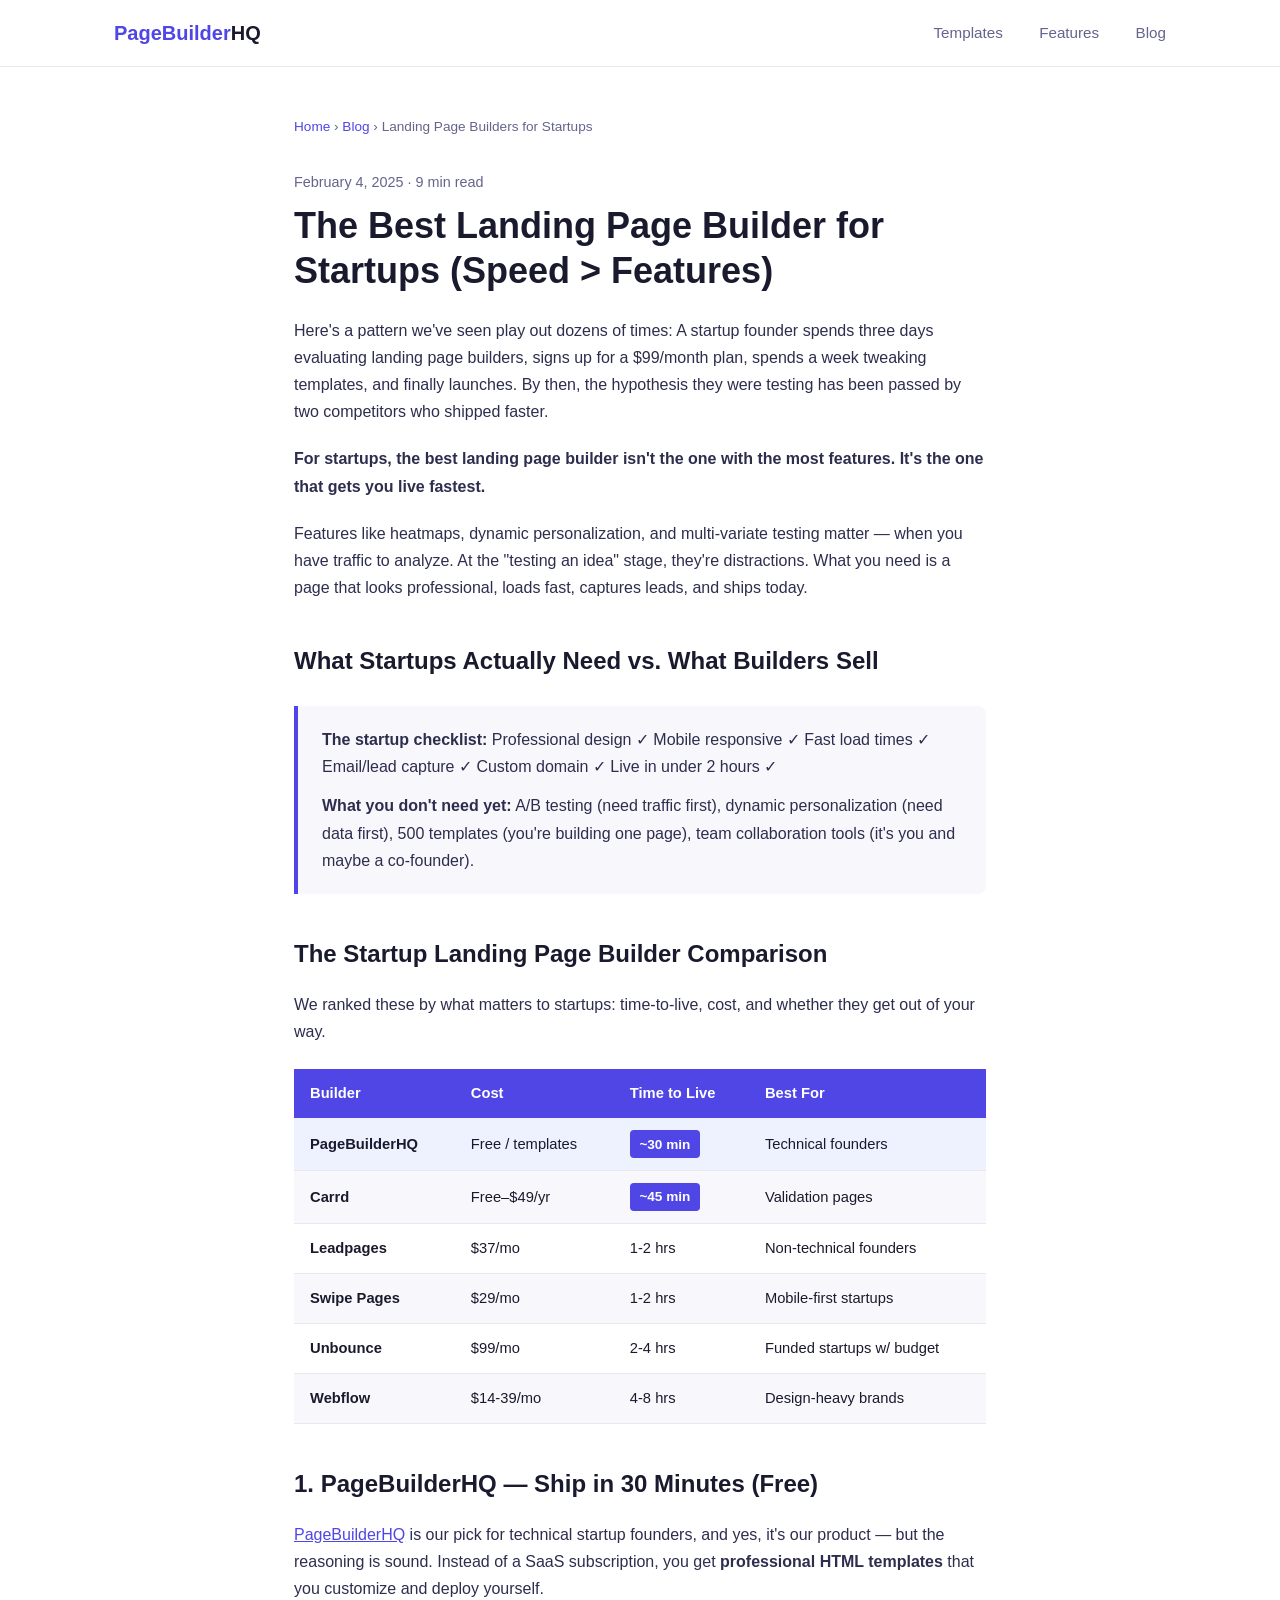
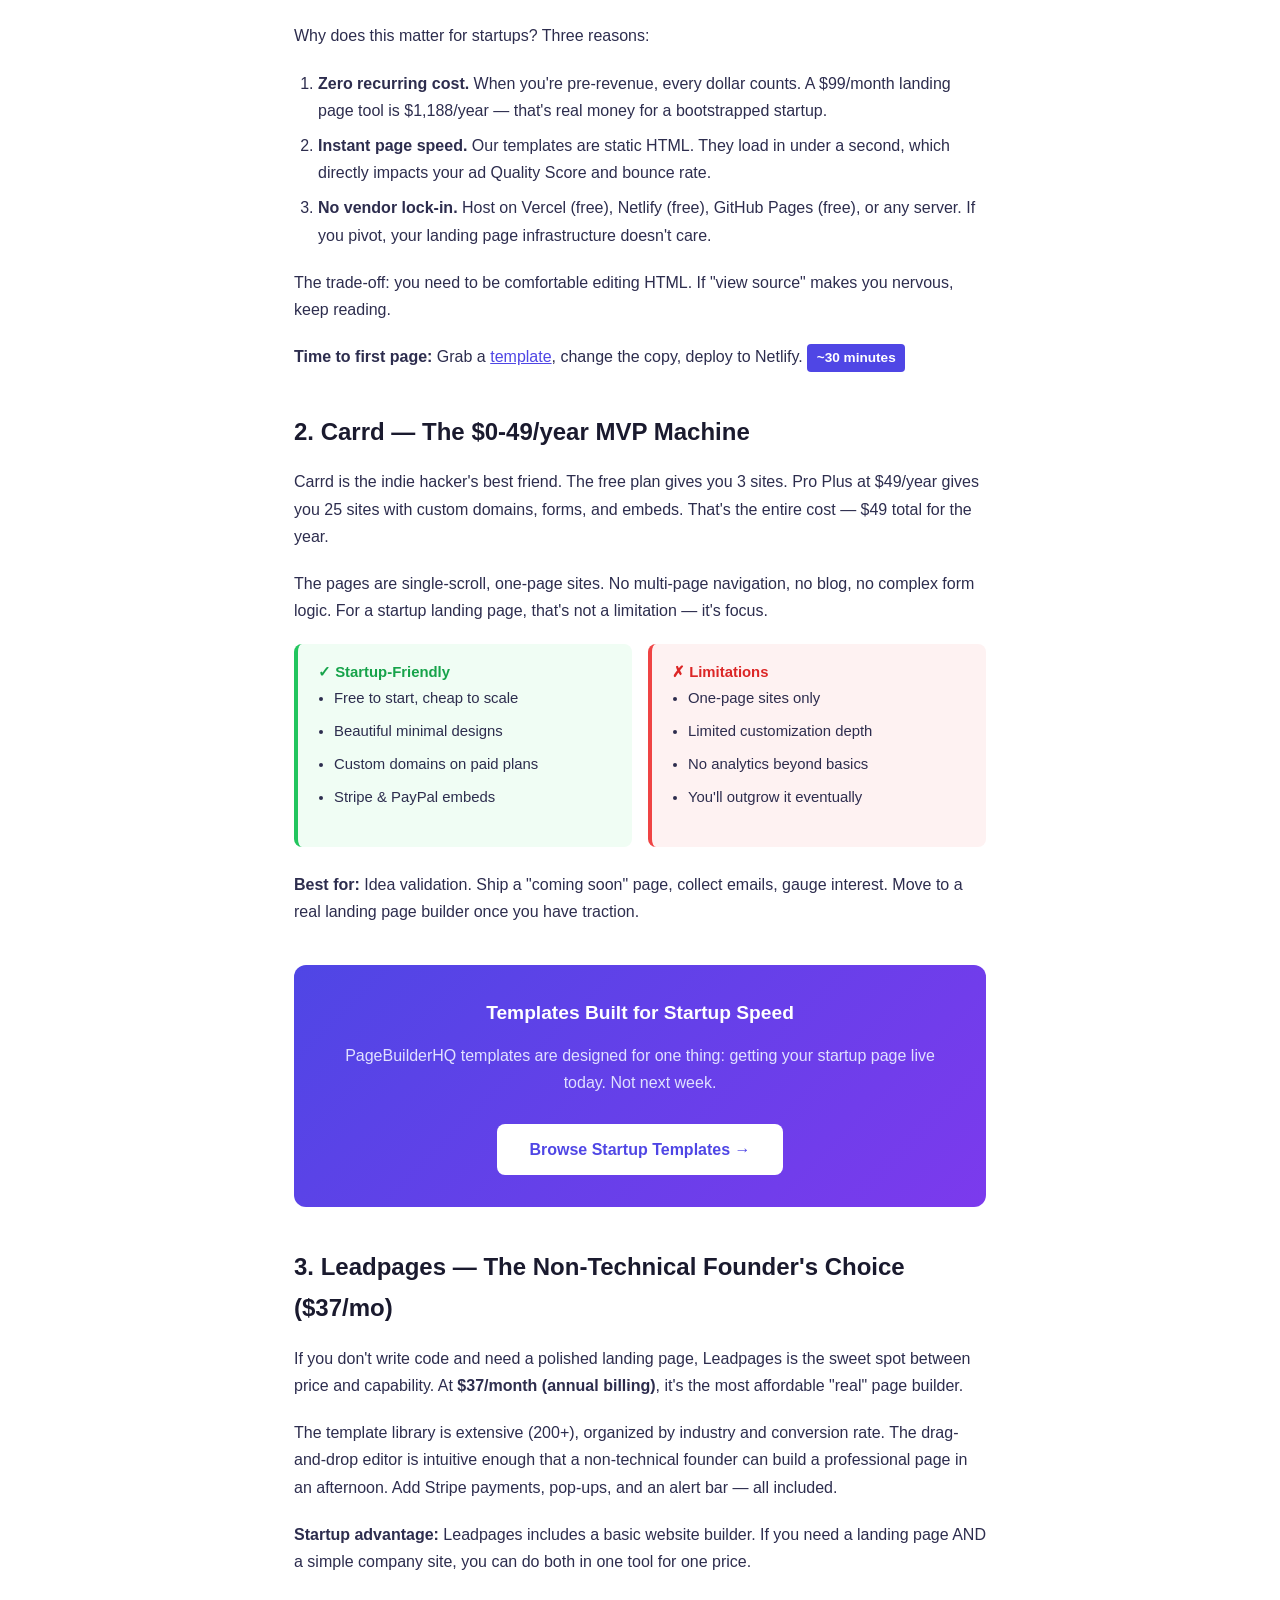
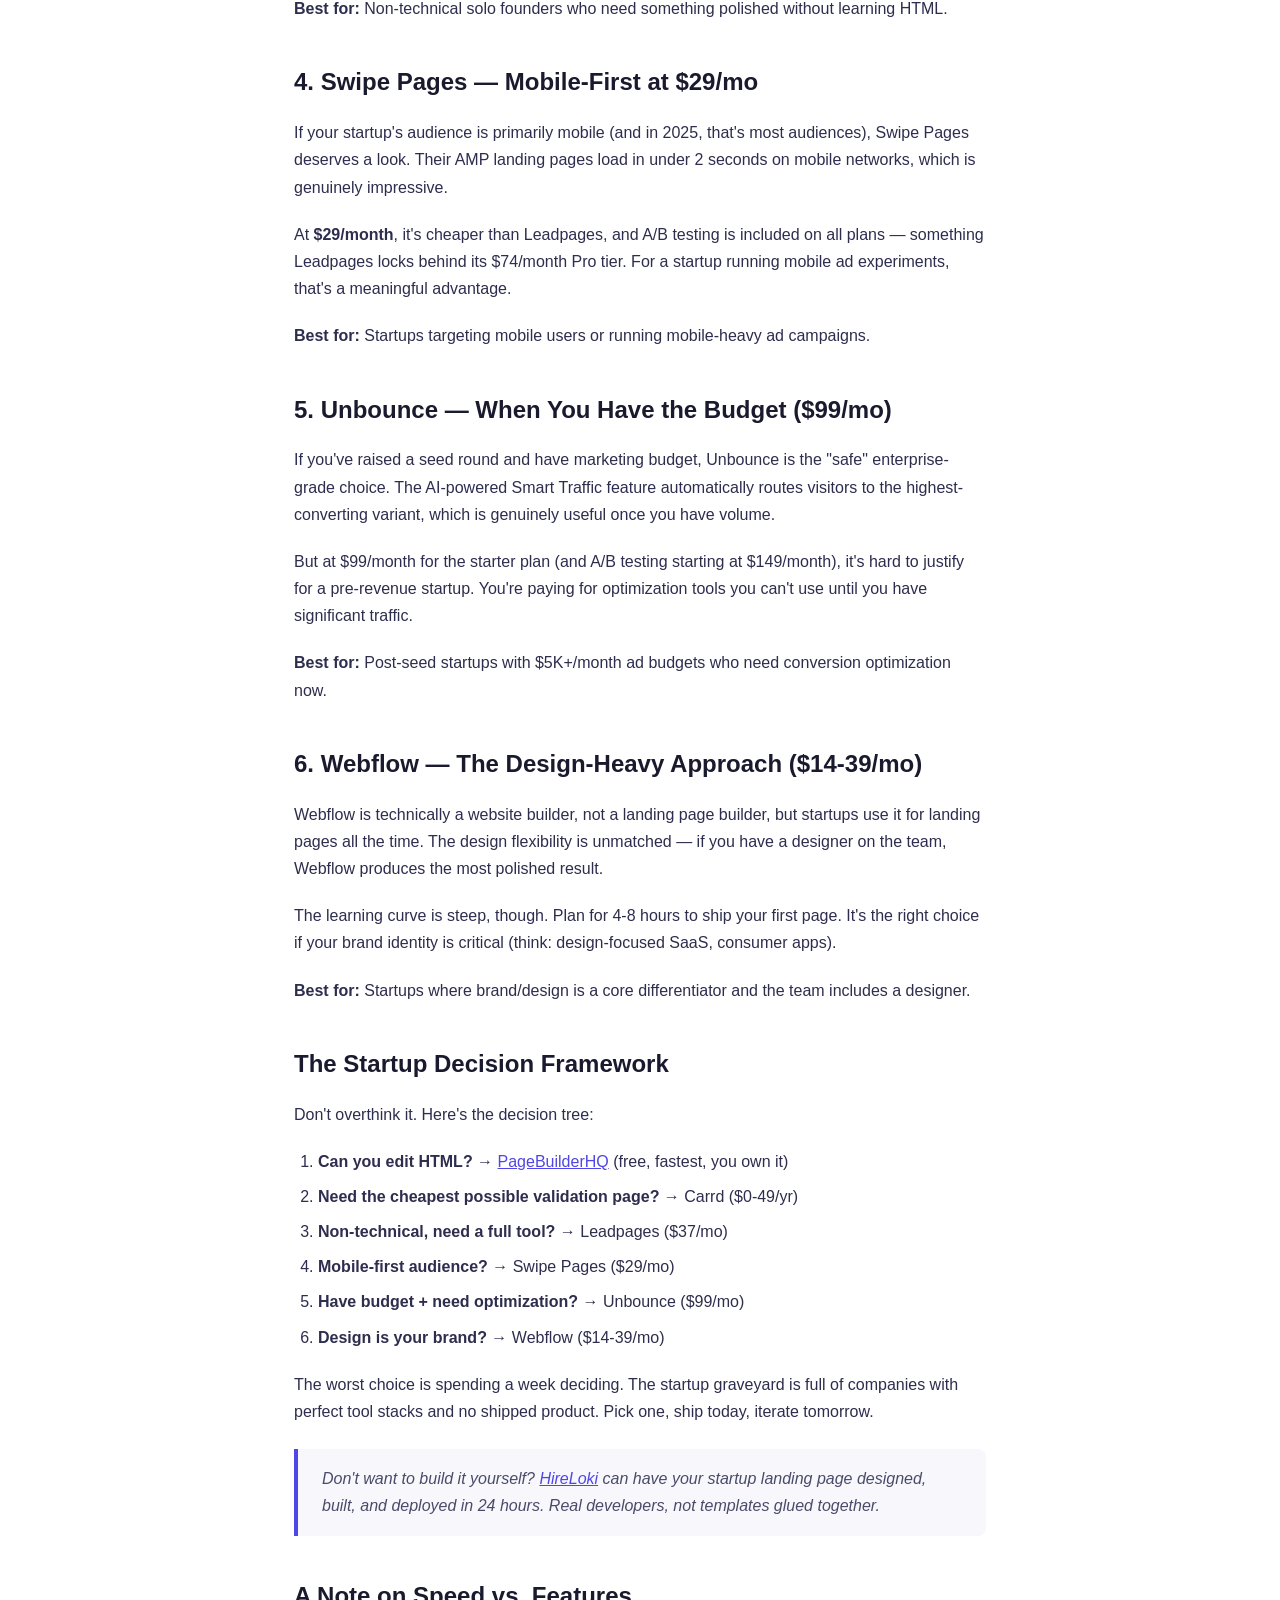
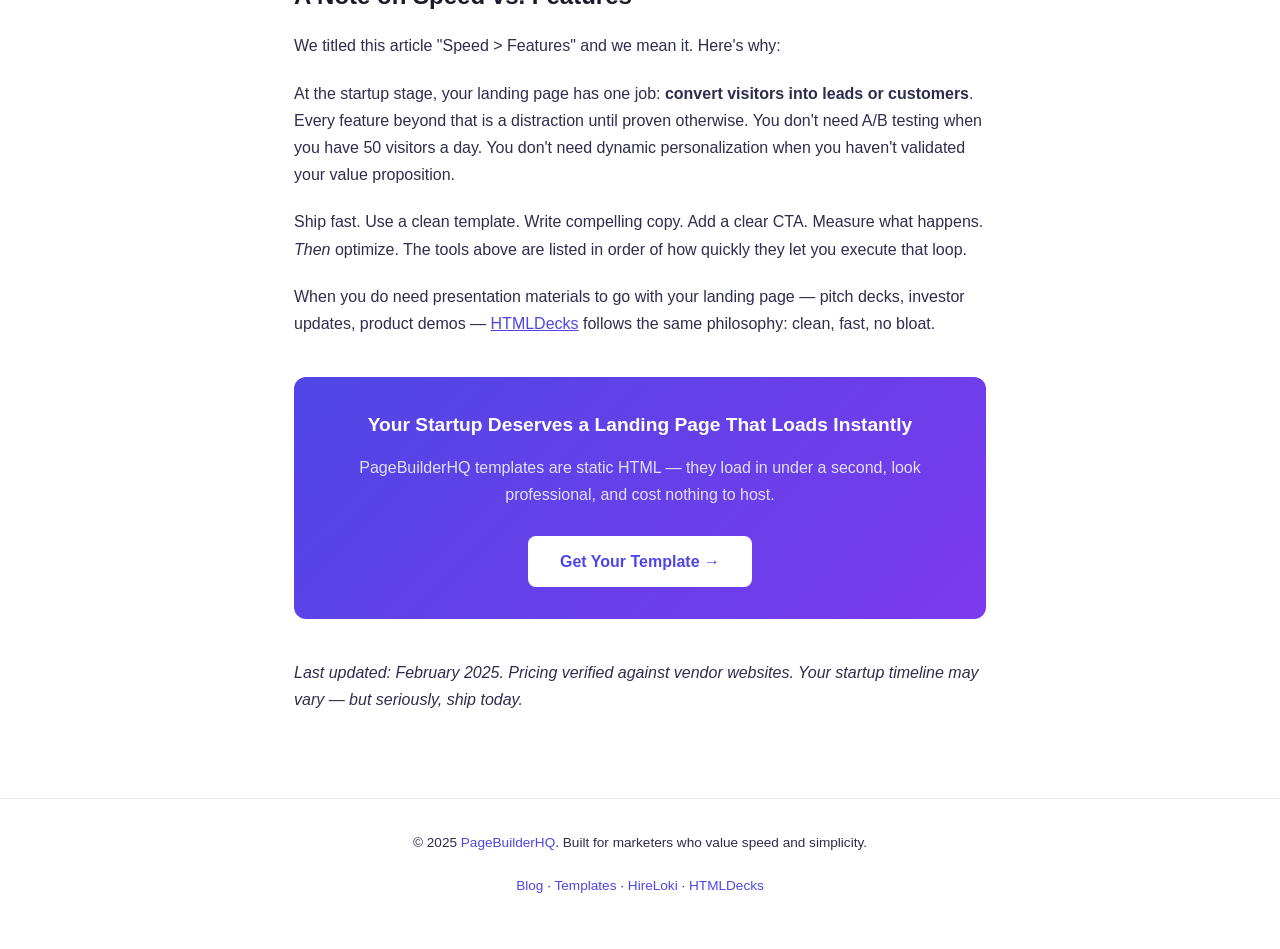
<file: blog/landing-page-builder-startups.html>
<!DOCTYPE html>
<html lang="en">
<head>
    <meta charset="UTF-8">
    <meta name="viewport" content="width=device-width, initial-scale=1.0">
    <title>The Best Landing Page Builder for Startups (Speed > Features) | PageBuilderHQ</title>
    <meta name="description" content="The best landing page builder for startups prioritizes speed over feature bloat. Compare 6 options ranked by how fast you can ship and how little you'll spend.">
    <meta name="keywords" content="landing page builder for startups, best landing page builder startups, startup landing page, cheap landing page builder">
    <link rel="canonical" href="https://pagebuilderhq.com/blog/landing-page-builder-startups">

    <!-- Open Graph -->
    <meta property="og:title" content="The Best Landing Page Builder for Startups (Speed > Features)">
    <meta property="og:description" content="The best landing page builder for startups isn't the one with the most features. It's the one that gets you live fastest.">
    <meta property="og:type" content="article">
    <meta property="og:url" content="https://pagebuilderhq.com/blog/landing-page-builder-startups">
    <meta property="og:site_name" content="PageBuilderHQ">

    <!-- Twitter Card -->
    <meta name="twitter:card" content="summary_large_image">
    <meta name="twitter:title" content="The Best Landing Page Builder for Startups (Speed > Features)">
    <meta name="twitter:description" content="Startups need landing pages fast, not feature-loaded SaaS subscriptions. Here's what actually works.">

    <!-- Article Schema -->
    <script type="application/ld+json">
    {
        "@context": "https://schema.org",
        "@type": "Article",
        "headline": "The Best Landing Page Builder for Startups (Speed > Features)",
        "description": "The best landing page builder for startups prioritizes speed over feature bloat. Compare options ranked by shipping speed and cost.",
        "author": {
            "@type": "Organization",
            "name": "PageBuilderHQ"
        },
        "publisher": {
            "@type": "Organization",
            "name": "PageBuilderHQ",
            "url": "https://pagebuilderhq.com"
        },
        "datePublished": "2025-02-04",
        "dateModified": "2025-02-04",
        "mainEntityOfPage": "https://pagebuilderhq.com/blog/landing-page-builder-startups"
    }
    </script>

    <style>
        * { margin: 0; padding: 0; box-sizing: border-box; }
        body {
            font-family: 'Inter', -apple-system, BlinkMacSystemFont, 'Segoe UI', Roboto, sans-serif;
            line-height: 1.7;
            color: #1a1a2e;
            background: #ffffff;
        }
        header {
            border-bottom: 1px solid #e8e8f0;
            padding: 1rem 0;
            position: sticky;
            top: 0;
            background: #fff;
            z-index: 100;
        }
        .header-inner {
            max-width: 1100px;
            margin: 0 auto;
            padding: 0 1.5rem;
            display: flex;
            align-items: center;
            justify-content: space-between;
        }
        .logo {
            font-size: 1.25rem;
            font-weight: 700;
            color: #4f46e5;
            text-decoration: none;
        }
        .logo span { color: #1a1a2e; }
        nav a {
            color: #64648c;
            text-decoration: none;
            margin-left: 2rem;
            font-size: 0.95rem;
            font-weight: 500;
        }
        nav a:hover { color: #4f46e5; }
        .article-container {
            max-width: 740px;
            margin: 0 auto;
            padding: 3rem 1.5rem 4rem;
        }
        .breadcrumb {
            font-size: 0.85rem;
            color: #64648c;
            margin-bottom: 2rem;
        }
        .breadcrumb a { color: #4f46e5; text-decoration: none; }
        .article-meta {
            font-size: 0.9rem;
            color: #64648c;
            margin-bottom: 0.5rem;
        }
        h1 {
            font-size: 2.25rem;
            line-height: 1.25;
            color: #1a1a2e;
            margin-bottom: 1.5rem;
            font-weight: 800;
        }
        h2 {
            font-size: 1.5rem;
            color: #1a1a2e;
            margin: 2.5rem 0 1rem;
            font-weight: 700;
        }
        h3 {
            font-size: 1.2rem;
            color: #1a1a2e;
            margin: 2rem 0 0.75rem;
            font-weight: 600;
        }
        p { margin-bottom: 1.25rem; color: #2d2d4e; }
        a { color: #4f46e5; }
        ul, ol {
            margin: 0 0 1.25rem 1.5rem;
            color: #2d2d4e;
        }
        li { margin-bottom: 0.5rem; }
        .comparison-table {
            width: 100%;
            border-collapse: collapse;
            margin: 1.5rem 0 2rem;
            font-size: 0.92rem;
        }
        .comparison-table th {
            background: #4f46e5;
            color: #fff;
            padding: 0.75rem 1rem;
            text-align: left;
            font-weight: 600;
        }
        .comparison-table td {
            padding: 0.75rem 1rem;
            border-bottom: 1px solid #e8e8f0;
        }
        .comparison-table tr:nth-child(even) { background: #f8f8fc; }
        .comparison-table tr:hover { background: #f0f0fa; }
        .highlight-row { background: #eef2ff !important; }
        .cta-box {
            background: linear-gradient(135deg, #4f46e5 0%, #7c3aed 100%);
            color: #fff;
            padding: 2rem;
            border-radius: 12px;
            margin: 2.5rem 0;
            text-align: center;
        }
        .cta-box h3 { color: #fff; margin-top: 0; }
        .cta-box p { color: #e0e0ff; }
        .cta-box a.cta-btn {
            display: inline-block;
            background: #fff;
            color: #4f46e5;
            padding: 0.75rem 2rem;
            border-radius: 8px;
            text-decoration: none;
            font-weight: 700;
            margin-top: 0.5rem;
            transition: transform 0.15s;
        }
        .cta-box a.cta-btn:hover { transform: translateY(-2px); }
        .callout {
            background: #f8f8fc;
            border-left: 4px solid #4f46e5;
            padding: 1.25rem 1.5rem;
            margin: 1.5rem 0;
            border-radius: 0 8px 8px 0;
        }
        .callout p { margin-bottom: 0; }
        .pros-cons {
            display: grid;
            grid-template-columns: 1fr 1fr;
            gap: 1rem;
            margin: 1rem 0 1.5rem;
        }
        .pros, .cons {
            padding: 1rem 1.25rem;
            border-radius: 8px;
            font-size: 0.93rem;
        }
        .pros { background: #f0fdf4; border-left: 4px solid #22c55e; }
        .cons { background: #fef2f2; border-left: 4px solid #ef4444; }
        .pros strong { color: #16a34a; }
        .cons strong { color: #dc2626; }
        .pros ul, .cons ul { margin-left: 1rem; }
        blockquote {
            border-left: 4px solid #4f46e5;
            padding: 1rem 1.5rem;
            margin: 1.5rem 0;
            background: #f8f8fc;
            border-radius: 0 8px 8px 0;
            font-style: italic;
            color: #4a4a6a;
        }
        .speed-score {
            display: inline-block;
            background: #4f46e5;
            color: #fff;
            padding: 0.15rem 0.6rem;
            border-radius: 4px;
            font-weight: 700;
            font-size: 0.85rem;
        }
        footer {
            border-top: 1px solid #e8e8f0;
            padding: 2rem 0;
            text-align: center;
            color: #64648c;
            font-size: 0.85rem;
        }
        footer a { color: #4f46e5; text-decoration: none; }
        @media (max-width: 640px) {
            h1 { font-size: 1.75rem; }
            h2 { font-size: 1.3rem; }
            .pros-cons { grid-template-columns: 1fr; }
            .comparison-table { font-size: 0.82rem; }
            .comparison-table th, .comparison-table td { padding: 0.5rem 0.6rem; }
            nav a { margin-left: 1rem; font-size: 0.85rem; }
        }
    </style>
</head>
<body>
    <header>
        <div class="header-inner">
            <a href="https://pagebuilderhq.com" class="logo">PageBuilder<span>HQ</span></a>
            <nav>
                <a href="https://pagebuilderhq.com/#templates">Templates</a>
                <a href="https://pagebuilderhq.com/#features">Features</a>
                <a href="https://pagebuilderhq.com/blog">Blog</a>
            </nav>
        </div>
    </header>

    <article class="article-container">
        <div class="breadcrumb">
            <a href="https://pagebuilderhq.com">Home</a> &rsaquo; <a href="https://pagebuilderhq.com/blog">Blog</a> &rsaquo; Landing Page Builders for Startups
        </div>

        <div class="article-meta">February 4, 2025 &middot; 9 min read</div>
        <h1>The Best Landing Page Builder for Startups (Speed&nbsp;>&nbsp;Features)</h1>

        <p>Here's a pattern we've seen play out dozens of times: A startup founder spends three days evaluating landing page builders, signs up for a $99/month plan, spends a week tweaking templates, and finally launches. By then, the hypothesis they were testing has been passed by two competitors who shipped faster.</p>

        <p><strong>For startups, the best landing page builder isn't the one with the most features. It's the one that gets you live fastest.</strong></p>

        <p>Features like heatmaps, dynamic personalization, and multi-variate testing matter — when you have traffic to analyze. At the "testing an idea" stage, they're distractions. What you need is a page that looks professional, loads fast, captures leads, and ships today.</p>

        <h2>What Startups Actually Need vs. What Builders Sell</h2>

        <div class="callout">
            <p><strong>The startup checklist:</strong> Professional design ✓ Mobile responsive ✓ Fast load times ✓ Email/lead capture ✓ Custom domain ✓ Live in under 2 hours ✓</p>
            <p style="margin-top: 0.75rem;"><strong>What you don't need yet:</strong> A/B testing (need traffic first), dynamic personalization (need data first), 500 templates (you're building one page), team collaboration tools (it's you and maybe a co-founder).</p>
        </div>

        <h2>The Startup Landing Page Builder Comparison</h2>

        <p>We ranked these by what matters to startups: time-to-live, cost, and whether they get out of your way.</p>

        <table class="comparison-table">
            <thead>
                <tr>
                    <th>Builder</th>
                    <th>Cost</th>
                    <th>Time to Live</th>
                    <th>Best For</th>
                </tr>
            </thead>
            <tbody>
                <tr class="highlight-row">
                    <td><strong>PageBuilderHQ</strong></td>
                    <td>Free / templates</td>
                    <td><span class="speed-score">~30 min</span></td>
                    <td>Technical founders</td>
                </tr>
                <tr>
                    <td><strong>Carrd</strong></td>
                    <td>Free–$49/yr</td>
                    <td><span class="speed-score">~45 min</span></td>
                    <td>Validation pages</td>
                </tr>
                <tr>
                    <td><strong>Leadpages</strong></td>
                    <td>$37/mo</td>
                    <td>1-2 hrs</td>
                    <td>Non-technical founders</td>
                </tr>
                <tr>
                    <td><strong>Swipe Pages</strong></td>
                    <td>$29/mo</td>
                    <td>1-2 hrs</td>
                    <td>Mobile-first startups</td>
                </tr>
                <tr>
                    <td><strong>Unbounce</strong></td>
                    <td>$99/mo</td>
                    <td>2-4 hrs</td>
                    <td>Funded startups w/ budget</td>
                </tr>
                <tr>
                    <td><strong>Webflow</strong></td>
                    <td>$14-39/mo</td>
                    <td>4-8 hrs</td>
                    <td>Design-heavy brands</td>
                </tr>
            </tbody>
        </table>

        <h2>1. PageBuilderHQ — Ship in 30 Minutes (Free)</h2>

        <p><a href="https://pagebuilderhq.com">PageBuilderHQ</a> is our pick for technical startup founders, and yes, it's our product — but the reasoning is sound. Instead of a SaaS subscription, you get <strong>professional HTML templates</strong> that you customize and deploy yourself.</p>

        <p>Why does this matter for startups? Three reasons:</p>

        <ol>
            <li><strong>Zero recurring cost.</strong> When you're pre-revenue, every dollar counts. A $99/month landing page tool is $1,188/year — that's real money for a bootstrapped startup.</li>
            <li><strong>Instant page speed.</strong> Our templates are static HTML. They load in under a second, which directly impacts your ad Quality Score and bounce rate.</li>
            <li><strong>No vendor lock-in.</strong> Host on Vercel (free), Netlify (free), GitHub Pages (free), or any server. If you pivot, your landing page infrastructure doesn't care.</li>
        </ol>

        <p>The trade-off: you need to be comfortable editing HTML. If "view source" makes you nervous, keep reading.</p>

        <p><strong>Time to first page:</strong> Grab a <a href="https://pagebuilderhq.com/#templates">template</a>, change the copy, deploy to Netlify. <span class="speed-score">~30 minutes</span></p>

        <h2>2. Carrd — The $0-49/year MVP Machine</h2>

        <p>Carrd is the indie hacker's best friend. The free plan gives you 3 sites. Pro Plus at $49/year gives you 25 sites with custom domains, forms, and embeds. That's the entire cost — $49 total for the year.</p>

        <p>The pages are single-scroll, one-page sites. No multi-page navigation, no blog, no complex form logic. For a startup landing page, that's not a limitation — it's focus.</p>

        <div class="pros-cons">
            <div class="pros">
                <strong>✓ Startup-Friendly</strong>
                <ul>
                    <li>Free to start, cheap to scale</li>
                    <li>Beautiful minimal designs</li>
                    <li>Custom domains on paid plans</li>
                    <li>Stripe & PayPal embeds</li>
                </ul>
            </div>
            <div class="cons">
                <strong>✗ Limitations</strong>
                <ul>
                    <li>One-page sites only</li>
                    <li>Limited customization depth</li>
                    <li>No analytics beyond basics</li>
                    <li>You'll outgrow it eventually</li>
                </ul>
            </div>
        </div>

        <p><strong>Best for:</strong> Idea validation. Ship a "coming soon" page, collect emails, gauge interest. Move to a real landing page builder once you have traction.</p>

        <div class="cta-box">
            <h3>Templates Built for Startup Speed</h3>
            <p>PageBuilderHQ templates are designed for one thing: getting your startup page live today. Not next week.</p>
            <a href="https://pagebuilderhq.com/#templates" class="cta-btn">Browse Startup Templates →</a>
        </div>

        <h2>3. Leadpages — The Non-Technical Founder's Choice ($37/mo)</h2>

        <p>If you don't write code and need a polished landing page, Leadpages is the sweet spot between price and capability. At <strong>$37/month (annual billing)</strong>, it's the most affordable "real" page builder.</p>

        <p>The template library is extensive (200+), organized by industry and conversion rate. The drag-and-drop editor is intuitive enough that a non-technical founder can build a professional page in an afternoon. Add Stripe payments, pop-ups, and an alert bar — all included.</p>

        <p><strong>Startup advantage:</strong> Leadpages includes a basic website builder. If you need a landing page AND a simple company site, you can do both in one tool for one price.</p>

        <p><strong>Best for:</strong> Non-technical solo founders who need something polished without learning HTML.</p>

        <h2>4. Swipe Pages — Mobile-First at $29/mo</h2>

        <p>If your startup's audience is primarily mobile (and in 2025, that's most audiences), Swipe Pages deserves a look. Their AMP landing pages load in under 2 seconds on mobile networks, which is genuinely impressive.</p>

        <p>At <strong>$29/month</strong>, it's cheaper than Leadpages, and A/B testing is included on all plans — something Leadpages locks behind its $74/month Pro tier. For a startup running mobile ad experiments, that's a meaningful advantage.</p>

        <p><strong>Best for:</strong> Startups targeting mobile users or running mobile-heavy ad campaigns.</p>

        <h2>5. Unbounce — When You Have the Budget ($99/mo)</h2>

        <p>If you've raised a seed round and have marketing budget, Unbounce is the "safe" enterprise-grade choice. The AI-powered Smart Traffic feature automatically routes visitors to the highest-converting variant, which is genuinely useful once you have volume.</p>

        <p>But at $99/month for the starter plan (and A/B testing starting at $149/month), it's hard to justify for a pre-revenue startup. You're paying for optimization tools you can't use until you have significant traffic.</p>

        <p><strong>Best for:</strong> Post-seed startups with $5K+/month ad budgets who need conversion optimization now.</p>

        <h2>6. Webflow — The Design-Heavy Approach ($14-39/mo)</h2>

        <p>Webflow is technically a website builder, not a landing page builder, but startups use it for landing pages all the time. The design flexibility is unmatched — if you have a designer on the team, Webflow produces the most polished result.</p>

        <p>The learning curve is steep, though. Plan for 4-8 hours to ship your first page. It's the right choice if your brand identity is critical (think: design-focused SaaS, consumer apps).</p>

        <p><strong>Best for:</strong> Startups where brand/design is a core differentiator and the team includes a designer.</p>

        <h2>The Startup Decision Framework</h2>

        <p>Don't overthink it. Here's the decision tree:</p>

        <ol>
            <li><strong>Can you edit HTML?</strong> → <a href="https://pagebuilderhq.com">PageBuilderHQ</a> (free, fastest, you own it)</li>
            <li><strong>Need the cheapest possible validation page?</strong> → Carrd ($0-49/yr)</li>
            <li><strong>Non-technical, need a full tool?</strong> → Leadpages ($37/mo)</li>
            <li><strong>Mobile-first audience?</strong> → Swipe Pages ($29/mo)</li>
            <li><strong>Have budget + need optimization?</strong> → Unbounce ($99/mo)</li>
            <li><strong>Design is your brand?</strong> → Webflow ($14-39/mo)</li>
        </ol>

        <p>The worst choice is spending a week deciding. The startup graveyard is full of companies with perfect tool stacks and no shipped product. Pick one, ship today, iterate tomorrow.</p>

        <blockquote>
            Don't want to build it yourself? <a href="https://hireloki.com" style="color: #4f46e5;">HireLoki</a> can have your startup landing page designed, built, and deployed in 24 hours. Real developers, not templates glued together.
        </blockquote>

        <h2>A Note on Speed vs. Features</h2>

        <p>We titled this article "Speed > Features" and we mean it. Here's why:</p>

        <p>At the startup stage, your landing page has one job: <strong>convert visitors into leads or customers</strong>. Every feature beyond that is a distraction until proven otherwise. You don't need A/B testing when you have 50 visitors a day. You don't need dynamic personalization when you haven't validated your value proposition.</p>

        <p>Ship fast. Use a clean template. Write compelling copy. Add a clear CTA. Measure what happens. <em>Then</em> optimize. The tools above are listed in order of how quickly they let you execute that loop.</p>

        <p>When you do need presentation materials to go with your landing page — pitch decks, investor updates, product demos — <a href="https://htmldecks.com">HTMLDecks</a> follows the same philosophy: clean, fast, no bloat.</p>

        <div class="cta-box">
            <h3>Your Startup Deserves a Landing Page That Loads Instantly</h3>
            <p>PageBuilderHQ templates are static HTML — they load in under a second, look professional, and cost nothing to host.</p>
            <a href="https://pagebuilderhq.com/#templates" class="cta-btn">Get Your Template →</a>
        </div>

        <p><em>Last updated: February 2025. Pricing verified against vendor websites. Your startup timeline may vary — but seriously, ship today.</em></p>
    </article>

    <footer>
        <p>&copy; 2025 <a href="https://pagebuilderhq.com">PageBuilderHQ</a>. Built for marketers who value speed and simplicity.</p>
        <p style="margin-top: 0.5rem;">
            <a href="https://pagebuilderhq.com/blog">Blog</a> &middot;
            <a href="https://pagebuilderhq.com/#templates">Templates</a> &middot;
            <a href="https://hireloki.com">HireLoki</a> &middot;
            <a href="https://htmldecks.com">HTMLDecks</a>
        </p>
    </footer>
</body>
</html>
</file>
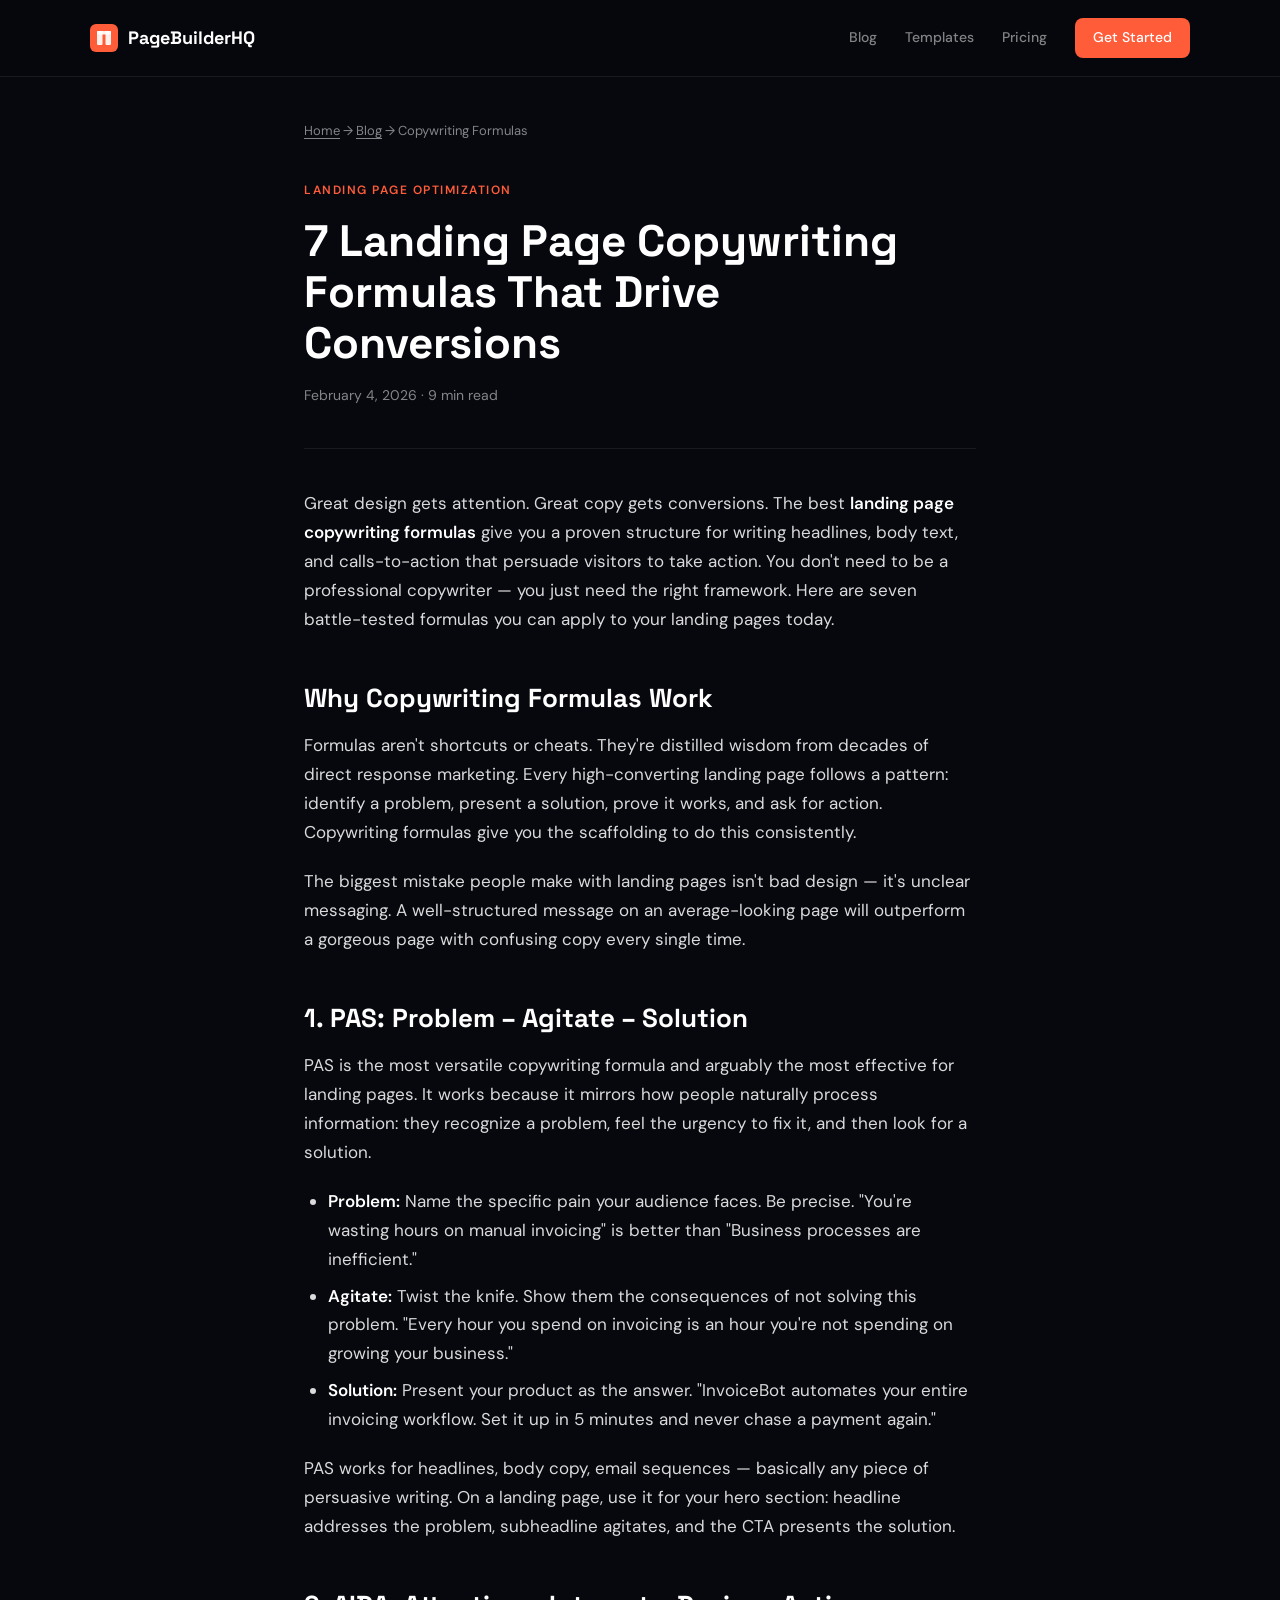
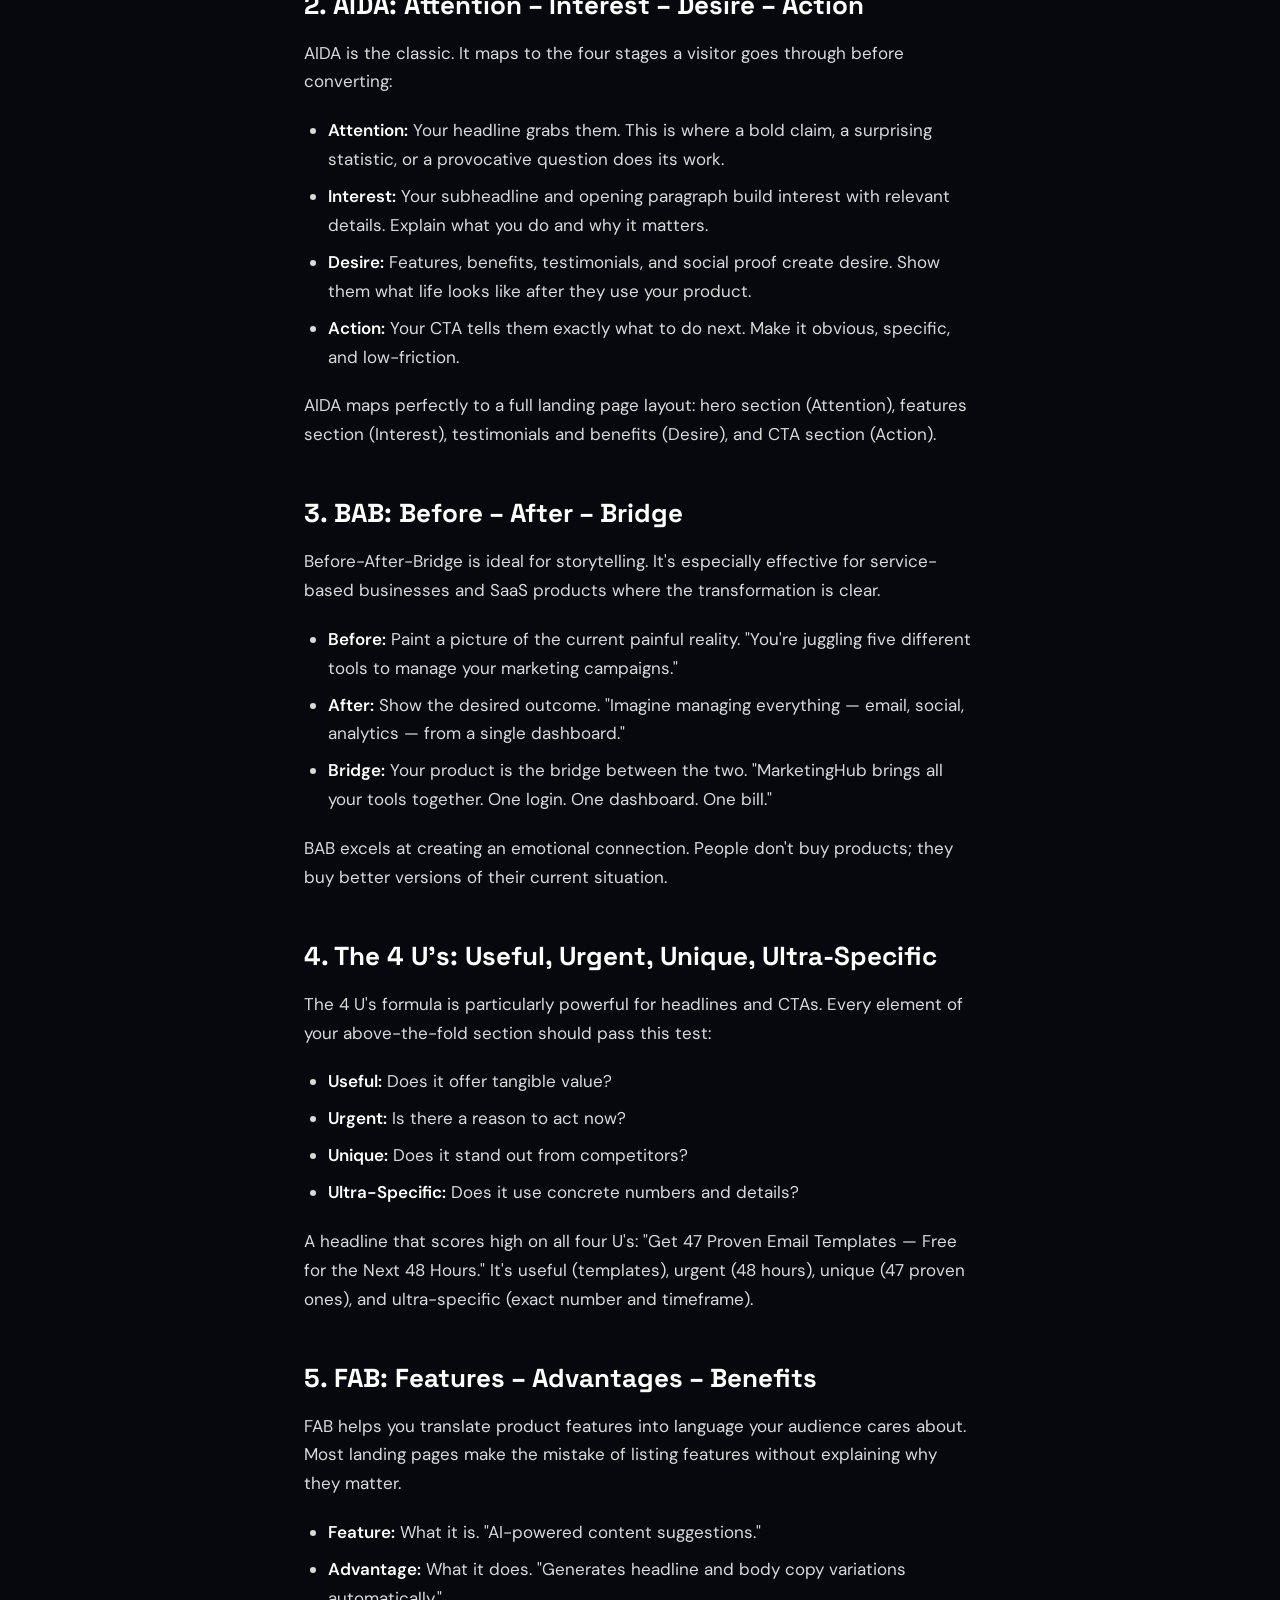
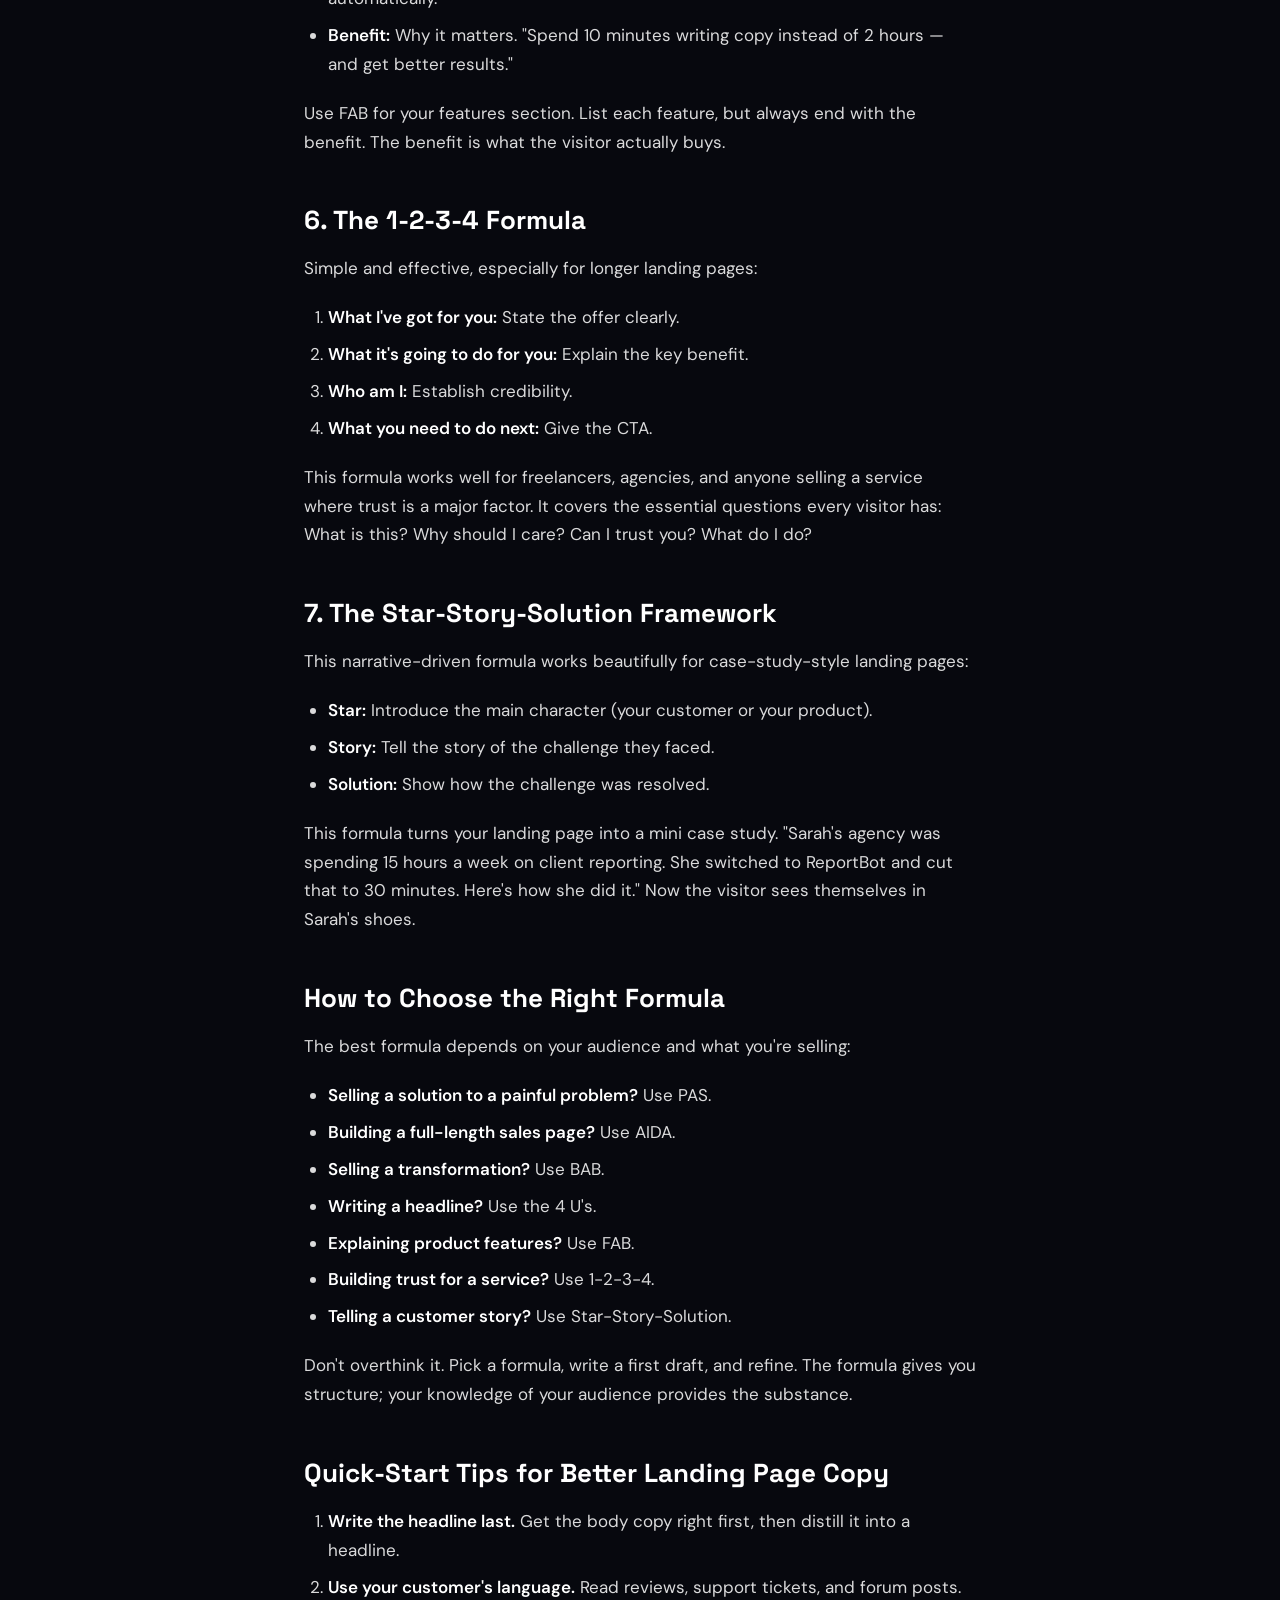
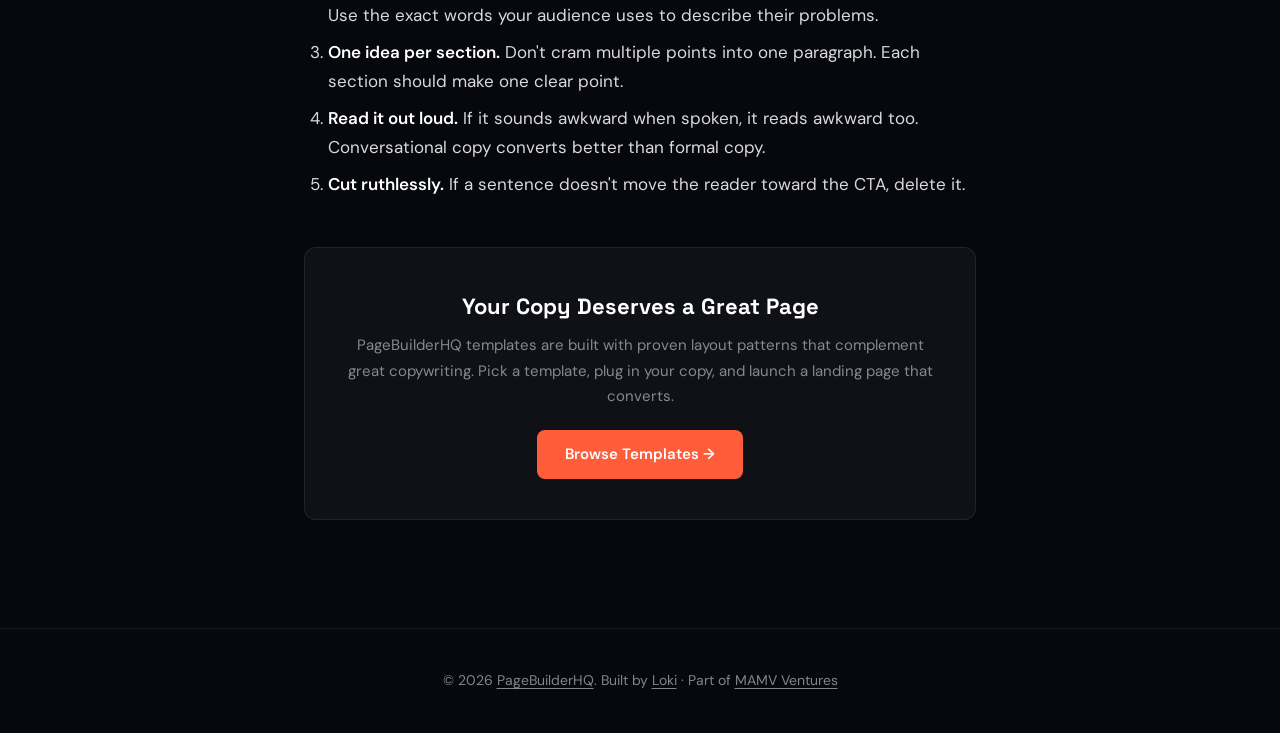
<file: blog/landing-page-copywriting-formulas.html>
<!DOCTYPE html>
<html lang="en">
<head>
  <meta charset="UTF-8">
  <meta name="viewport" content="width=device-width, initial-scale=1.0">
  <title>7 Landing Page Copywriting Formulas That Drive Conversions | PageBuilderHQ</title>
  <meta name="description" content="Discover proven landing page copywriting formulas like PAS, AIDA, and BAB. Learn how to write headlines, CTAs, and body copy that turn visitors into customers.">
  <meta name="robots" content="index, follow">
  <link rel="canonical" href="https://pagebuilderhq.com/blog/landing-page-copywriting-formulas">
  <meta property="og:title" content="7 Landing Page Copywriting Formulas That Drive Conversions">
  <meta property="og:description" content="Discover proven landing page copywriting formulas like PAS, AIDA, and BAB. Learn how to write copy that converts.">
  <meta property="og:type" content="article">
  <meta property="og:url" content="https://pagebuilderhq.com/blog/landing-page-copywriting-formulas">
  <meta property="og:site_name" content="PageBuilderHQ">
  <meta name="twitter:card" content="summary_large_image">
  <link rel="preconnect" href="https://fonts.googleapis.com">
  <link rel="preconnect" href="https://fonts.gstatic.com" crossorigin>
  <link href="https://fonts.googleapis.com/css2?family=DM+Sans:wght@400;500;700&family=Space+Grotesk:wght@500;700&display=swap" rel="stylesheet">
  <link rel="icon" href="data:image/svg+xml,<svg xmlns='http://www.w3.org/2000/svg' viewBox='0 0 100 100'><rect rx='20' width='100' height='100' fill='%23ff5c3a'/><path d='M25 28h20v44H25zM55 28h20v44H55zM25 28h50v10H25z' fill='white' fill-opacity='0.9'/></svg>">
  <script type="application/ld+json">
  {
    "@context": "https://schema.org",
    "@type": "Article",
    "headline": "7 Landing Page Copywriting Formulas That Drive Conversions",
    "description": "Discover proven landing page copywriting formulas like PAS, AIDA, and BAB. Learn how to write headlines, CTAs, and body copy that turn visitors into customers.",
    "datePublished": "2026-02-04",
    "dateModified": "2026-02-04",
    "author": {"@type": "Organization", "name": "PageBuilderHQ", "url": "https://pagebuilderhq.com"},
    "publisher": {"@type": "Organization", "name": "PageBuilderHQ", "url": "https://pagebuilderhq.com"},
    "mainEntityOfPage": {"@type": "WebPage", "@id": "https://pagebuilderhq.com/blog/landing-page-copywriting-formulas"}
  }
  </script>
  <style>
    *, *::before, *::after { margin: 0; padding: 0; box-sizing: border-box; }
    :root { --bg: #07080e; --surface: #0f1117; --border: rgba(255,255,255,0.08); --text: rgba(255,255,255,0.85); --text-muted: rgba(255,255,255,0.5); --accent: #ff5c3a; --accent-hover: #ff7a5e; --font-body: 'DM Sans', sans-serif; --font-heading: 'Space Grotesk', sans-serif; --max-width: 720px; }
    html { scroll-behavior: smooth; }
    body { font-family: var(--font-body); background: var(--bg); color: var(--text); line-height: 1.7; font-size: 17px; -webkit-font-smoothing: antialiased; }
    a { color: var(--accent); text-decoration: none; } a:hover { color: var(--accent-hover); }
    .nav { position: fixed; top: 0; left: 0; right: 0; z-index: 100; padding: 18px 24px; background: rgba(7,8,14,0.92); backdrop-filter: blur(12px); border-bottom: 1px solid var(--border); }
    .nav__inner { max-width: 1100px; margin: 0 auto; display: flex; align-items: center; justify-content: space-between; }
    .nav__logo { display: flex; align-items: center; gap: 10px; font-family: var(--font-heading); font-weight: 700; font-size: 18px; color: #fff; text-decoration: none; }
    .nav__logo svg { width: 28px; height: 28px; }
    .nav__links { display: flex; align-items: center; gap: 28px; }
    .nav__links a { color: var(--text-muted); font-size: 14px; font-weight: 500; text-decoration: none; transition: color 0.2s; } .nav__links a:hover { color: #fff; }
    .nav__cta { background: var(--accent); color: #fff !important; padding: 8px 18px; border-radius: 8px; font-size: 14px; font-weight: 600; } .nav__cta:hover { background: var(--accent-hover); }
    .article { max-width: var(--max-width); margin: 0 auto; padding: 120px 24px 60px; }
    .article__breadcrumb { font-size: 13px; color: var(--text-muted); margin-bottom: 32px; } .article__breadcrumb a { color: var(--text-muted); text-decoration: underline; text-underline-offset: 3px; } .article__breadcrumb a:hover { color: var(--accent); }
    .article__category { display: inline-block; font-size: 12px; font-weight: 600; text-transform: uppercase; letter-spacing: 1.5px; color: var(--accent); margin-bottom: 16px; }
    .article__title { font-family: var(--font-heading); font-size: clamp(32px, 5vw, 44px); font-weight: 700; line-height: 1.15; color: #fff; margin-bottom: 16px; }
    .article__meta { font-size: 14px; color: var(--text-muted); margin-bottom: 40px; padding-bottom: 40px; border-bottom: 1px solid var(--border); }
    .article__content h2 { font-family: var(--font-heading); font-size: 26px; font-weight: 700; color: #fff; margin: 48px 0 16px; line-height: 1.3; }
    .article__content h3 { font-family: var(--font-heading); font-size: 20px; font-weight: 600; color: #fff; margin: 36px 0 12px; line-height: 1.4; }
    .article__content p { margin-bottom: 20px; color: var(--text); }
    .article__content ul, .article__content ol { margin: 0 0 20px 24px; color: var(--text); } .article__content li { margin-bottom: 8px; }
    .article__content blockquote { border-left: 3px solid var(--accent); padding: 16px 24px; margin: 28px 0; background: var(--surface); border-radius: 0 8px 8px 0; font-style: italic; color: var(--text-muted); }
    .article__content strong { color: #fff; font-weight: 600; }
    .cta-box { background: var(--surface); border: 1px solid var(--border); border-radius: 12px; padding: 40px; margin: 48px 0; text-align: center; }
    .cta-box__title { font-family: var(--font-heading); font-size: 22px; font-weight: 700; color: #fff; margin-bottom: 8px; }
    .cta-box__text { color: var(--text-muted); margin-bottom: 20px; font-size: 15px; }
    .cta-box__btn { display: inline-block; background: var(--accent); color: #fff; padding: 12px 28px; border-radius: 8px; font-weight: 600; font-size: 15px; transition: background 0.2s; } .cta-box__btn:hover { background: var(--accent-hover); color: #fff; }
    .footer { border-top: 1px solid var(--border); padding: 40px 24px; text-align: center; color: var(--text-muted); font-size: 14px; } .footer a { color: var(--text-muted); text-decoration: underline; text-underline-offset: 3px; } .footer a:hover { color: var(--accent); }
    @media (max-width: 600px) { .nav__links { display: none; } .article { padding: 100px 18px 40px; } .article__title { font-size: 28px; } .cta-box { padding: 28px 20px; } }
  </style>
</head>
<body>
  <nav class="nav"><div class="nav__inner"><a href="https://pagebuilderhq.com" class="nav__logo"><svg viewBox="0 0 28 28" fill="none"><rect width="28" height="28" rx="6" fill="#ff5c3a"/><rect x="7" y="7" width="5.5" height="14" rx="1" fill="white" fill-opacity="0.9"/><rect x="15.5" y="7" width="5.5" height="14" rx="1" fill="white" fill-opacity="0.9"/><rect x="7" y="7" width="14" height="3.5" rx="1" fill="white" fill-opacity="0.9"/></svg>PageBuilderHQ</a><div class="nav__links"><a href="https://pagebuilderhq.com/blog">Blog</a><a href="https://pagebuilderhq.com#templates">Templates</a><a href="https://pagebuilderhq.com#pricing">Pricing</a><a href="https://pagebuilderhq.com#pricing" class="nav__cta">Get Started</a></div></div></nav>

  <article class="article">
    <div class="article__breadcrumb"><a href="https://pagebuilderhq.com">Home</a> → <a href="https://pagebuilderhq.com/blog">Blog</a> → Copywriting Formulas</div>
    <span class="article__category">Landing Page Optimization</span>
    <h1 class="article__title">7 Landing Page Copywriting Formulas That Drive Conversions</h1>
    <div class="article__meta">February 4, 2026 · 9 min read</div>

    <div class="article__content">
      <p>Great design gets attention. Great copy gets conversions. The best <strong>landing page copywriting formulas</strong> give you a proven structure for writing headlines, body text, and calls-to-action that persuade visitors to take action. You don't need to be a professional copywriter — you just need the right framework. Here are seven battle-tested formulas you can apply to your landing pages today.</p>

      <h2>Why Copywriting Formulas Work</h2>
      <p>Formulas aren't shortcuts or cheats. They're distilled wisdom from decades of direct response marketing. Every high-converting landing page follows a pattern: identify a problem, present a solution, prove it works, and ask for action. Copywriting formulas give you the scaffolding to do this consistently.</p>
      <p>The biggest mistake people make with landing pages isn't bad design — it's unclear messaging. A well-structured message on an average-looking page will outperform a gorgeous page with confusing copy every single time.</p>

      <h2>1. PAS: Problem – Agitate – Solution</h2>
      <p>PAS is the most versatile copywriting formula and arguably the most effective for landing pages. It works because it mirrors how people naturally process information: they recognize a problem, feel the urgency to fix it, and then look for a solution.</p>
      <ul>
        <li><strong>Problem:</strong> Name the specific pain your audience faces. Be precise. "You're wasting hours on manual invoicing" is better than "Business processes are inefficient."</li>
        <li><strong>Agitate:</strong> Twist the knife. Show them the consequences of not solving this problem. "Every hour you spend on invoicing is an hour you're not spending on growing your business."</li>
        <li><strong>Solution:</strong> Present your product as the answer. "InvoiceBot automates your entire invoicing workflow. Set it up in 5 minutes and never chase a payment again."</li>
      </ul>
      <p>PAS works for headlines, body copy, email sequences — basically any piece of persuasive writing. On a landing page, use it for your hero section: headline addresses the problem, subheadline agitates, and the CTA presents the solution.</p>

      <h2>2. AIDA: Attention – Interest – Desire – Action</h2>
      <p>AIDA is the classic. It maps to the four stages a visitor goes through before converting:</p>
      <ul>
        <li><strong>Attention:</strong> Your headline grabs them. This is where a bold claim, a surprising statistic, or a provocative question does its work.</li>
        <li><strong>Interest:</strong> Your subheadline and opening paragraph build interest with relevant details. Explain what you do and why it matters.</li>
        <li><strong>Desire:</strong> Features, benefits, testimonials, and social proof create desire. Show them what life looks like after they use your product.</li>
        <li><strong>Action:</strong> Your CTA tells them exactly what to do next. Make it obvious, specific, and low-friction.</li>
      </ul>
      <p>AIDA maps perfectly to a full landing page layout: hero section (Attention), features section (Interest), testimonials and benefits (Desire), and CTA section (Action).</p>

      <h2>3. BAB: Before – After – Bridge</h2>
      <p>Before-After-Bridge is ideal for storytelling. It's especially effective for service-based businesses and SaaS products where the transformation is clear.</p>
      <ul>
        <li><strong>Before:</strong> Paint a picture of the current painful reality. "You're juggling five different tools to manage your marketing campaigns."</li>
        <li><strong>After:</strong> Show the desired outcome. "Imagine managing everything — email, social, analytics — from a single dashboard."</li>
        <li><strong>Bridge:</strong> Your product is the bridge between the two. "MarketingHub brings all your tools together. One login. One dashboard. One bill."</li>
      </ul>
      <p>BAB excels at creating an emotional connection. People don't buy products; they buy better versions of their current situation.</p>

      <h2>4. The 4 U's: Useful, Urgent, Unique, Ultra-Specific</h2>
      <p>The 4 U's formula is particularly powerful for headlines and CTAs. Every element of your above-the-fold section should pass this test:</p>
      <ul>
        <li><strong>Useful:</strong> Does it offer tangible value?</li>
        <li><strong>Urgent:</strong> Is there a reason to act now?</li>
        <li><strong>Unique:</strong> Does it stand out from competitors?</li>
        <li><strong>Ultra-Specific:</strong> Does it use concrete numbers and details?</li>
      </ul>
      <p>A headline that scores high on all four U's: "Get 47 Proven Email Templates — Free for the Next 48 Hours." It's useful (templates), urgent (48 hours), unique (47 proven ones), and ultra-specific (exact number and timeframe).</p>

      <h2>5. FAB: Features – Advantages – Benefits</h2>
      <p>FAB helps you translate product features into language your audience cares about. Most landing pages make the mistake of listing features without explaining why they matter.</p>
      <ul>
        <li><strong>Feature:</strong> What it is. "AI-powered content suggestions."</li>
        <li><strong>Advantage:</strong> What it does. "Generates headline and body copy variations automatically."</li>
        <li><strong>Benefit:</strong> Why it matters. "Spend 10 minutes writing copy instead of 2 hours — and get better results."</li>
      </ul>
      <p>Use FAB for your features section. List each feature, but always end with the benefit. The benefit is what the visitor actually buys.</p>

      <h2>6. The 1-2-3-4 Formula</h2>
      <p>Simple and effective, especially for longer landing pages:</p>
      <ol>
        <li><strong>What I've got for you:</strong> State the offer clearly.</li>
        <li><strong>What it's going to do for you:</strong> Explain the key benefit.</li>
        <li><strong>Who am I:</strong> Establish credibility.</li>
        <li><strong>What you need to do next:</strong> Give the CTA.</li>
      </ol>
      <p>This formula works well for freelancers, agencies, and anyone selling a service where trust is a major factor. It covers the essential questions every visitor has: What is this? Why should I care? Can I trust you? What do I do?</p>

      <h2>7. The Star-Story-Solution Framework</h2>
      <p>This narrative-driven formula works beautifully for case-study-style landing pages:</p>
      <ul>
        <li><strong>Star:</strong> Introduce the main character (your customer or your product).</li>
        <li><strong>Story:</strong> Tell the story of the challenge they faced.</li>
        <li><strong>Solution:</strong> Show how the challenge was resolved.</li>
      </ul>
      <p>This formula turns your landing page into a mini case study. "Sarah's agency was spending 15 hours a week on client reporting. She switched to ReportBot and cut that to 30 minutes. Here's how she did it." Now the visitor sees themselves in Sarah's shoes.</p>

      <h2>How to Choose the Right Formula</h2>
      <p>The best formula depends on your audience and what you're selling:</p>
      <ul>
        <li><strong>Selling a solution to a painful problem?</strong> Use PAS.</li>
        <li><strong>Building a full-length sales page?</strong> Use AIDA.</li>
        <li><strong>Selling a transformation?</strong> Use BAB.</li>
        <li><strong>Writing a headline?</strong> Use the 4 U's.</li>
        <li><strong>Explaining product features?</strong> Use FAB.</li>
        <li><strong>Building trust for a service?</strong> Use 1-2-3-4.</li>
        <li><strong>Telling a customer story?</strong> Use Star-Story-Solution.</li>
      </ul>
      <p>Don't overthink it. Pick a formula, write a first draft, and refine. The formula gives you structure; your knowledge of your audience provides the substance.</p>

      <h2>Quick-Start Tips for Better Landing Page Copy</h2>
      <ol>
        <li><strong>Write the headline last.</strong> Get the body copy right first, then distill it into a headline.</li>
        <li><strong>Use your customer's language.</strong> Read reviews, support tickets, and forum posts. Use the exact words your audience uses to describe their problems.</li>
        <li><strong>One idea per section.</strong> Don't cram multiple points into one paragraph. Each section should make one clear point.</li>
        <li><strong>Read it out loud.</strong> If it sounds awkward when spoken, it reads awkward too. Conversational copy converts better than formal copy.</li>
        <li><strong>Cut ruthlessly.</strong> If a sentence doesn't move the reader toward the CTA, delete it.</li>
      </ol>

      <div class="cta-box">
        <div class="cta-box__title">Your Copy Deserves a Great Page</div>
        <div class="cta-box__text">PageBuilderHQ templates are built with proven layout patterns that complement great copywriting. Pick a template, plug in your copy, and launch a landing page that converts.</div>
        <a href="https://pagebuilderhq.com#templates" class="cta-box__btn">Browse Templates →</a>
      </div>
    </div>
  </article>
  <footer class="footer"><p>© 2026 <a href="https://pagebuilderhq.com">PageBuilderHQ</a>. Built by <a href="https://hireloki.com">Loki</a> · Part of <a href="https://mamv.co">MAMV Ventures</a></p></footer>
</body>
</html>
</file>
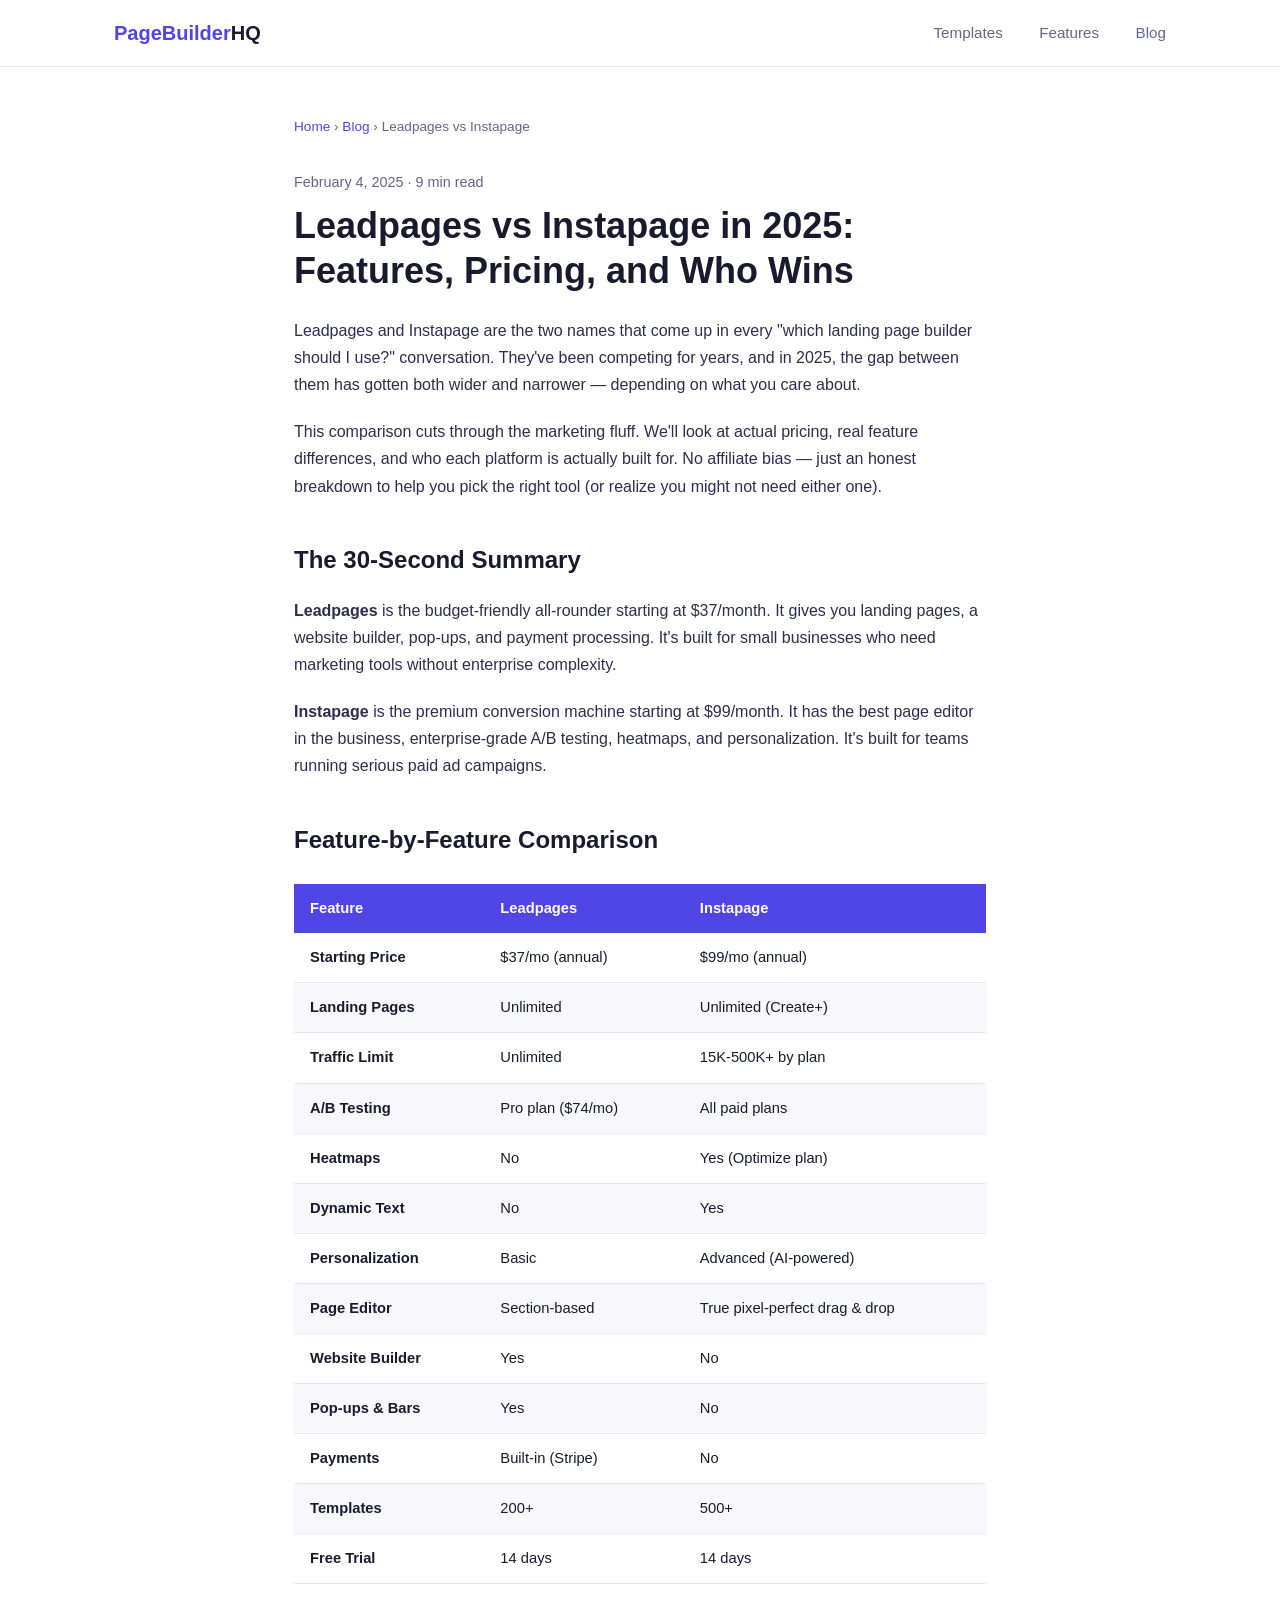
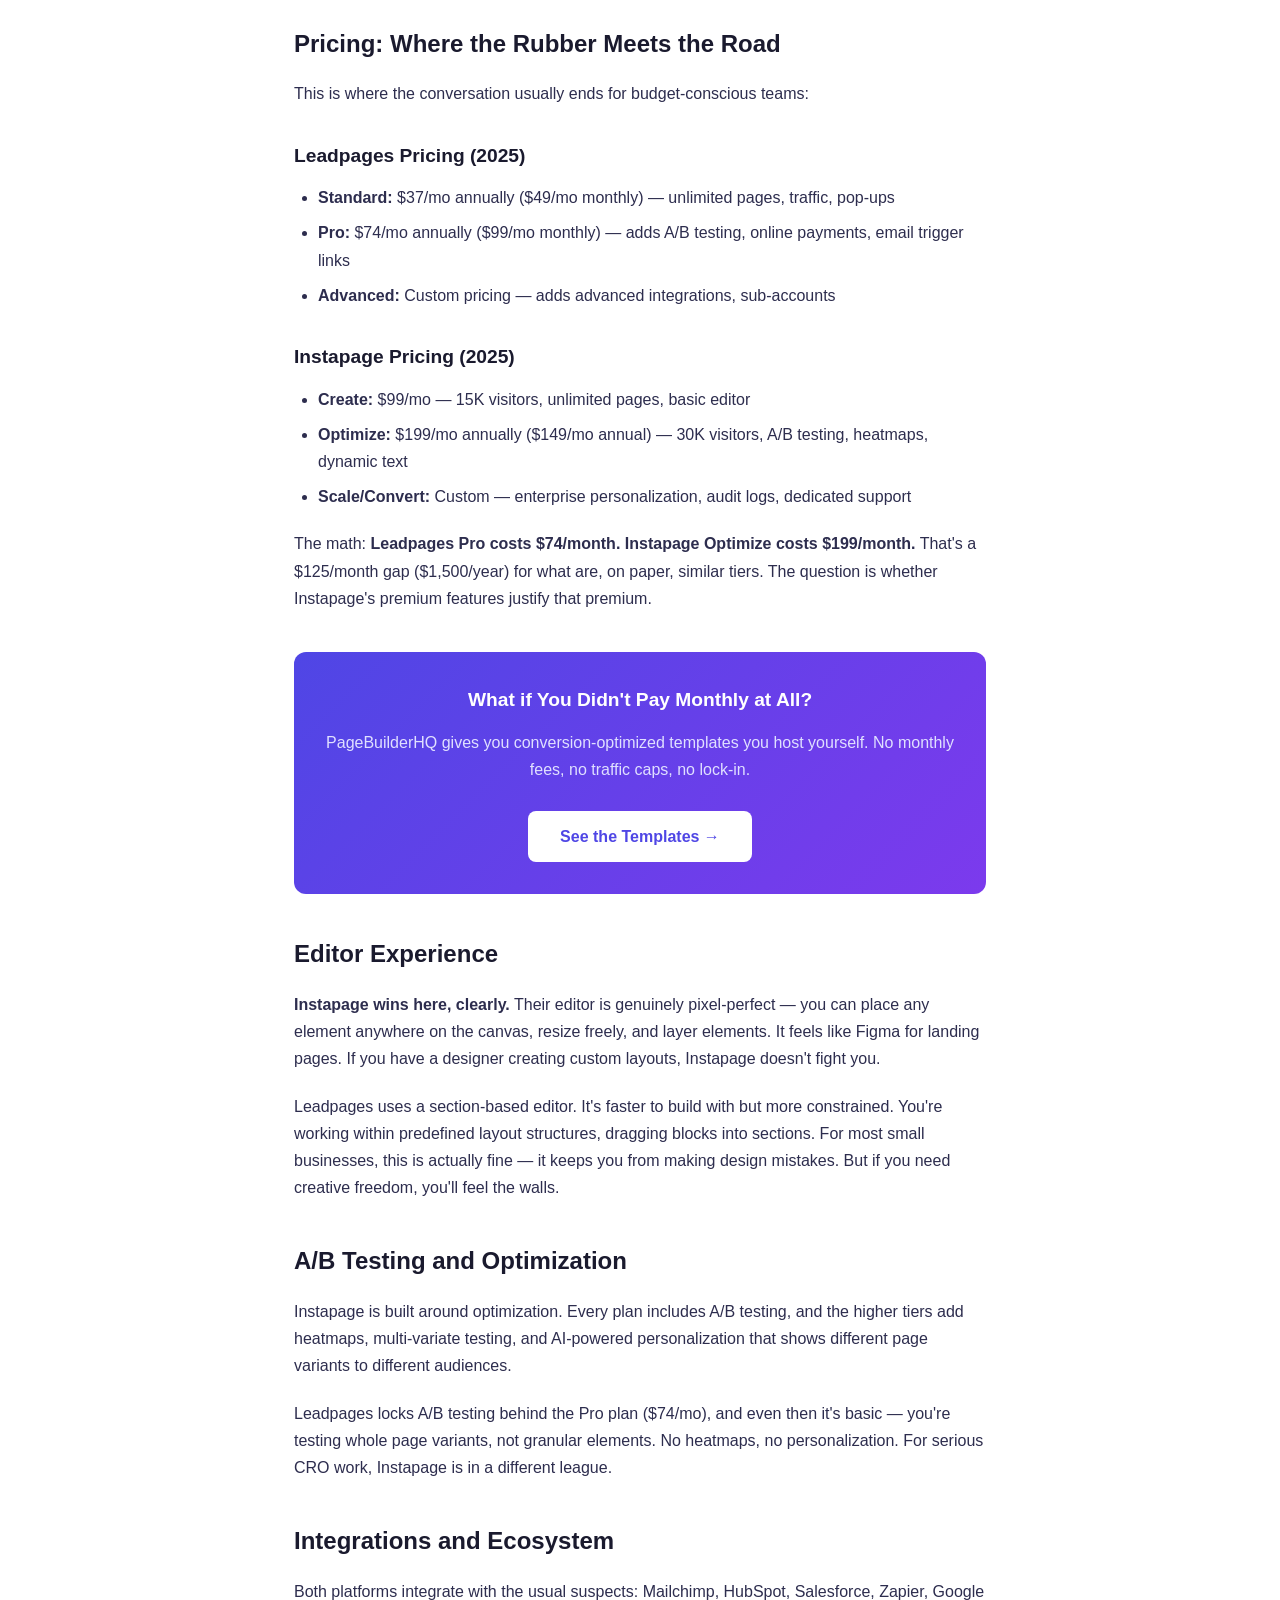
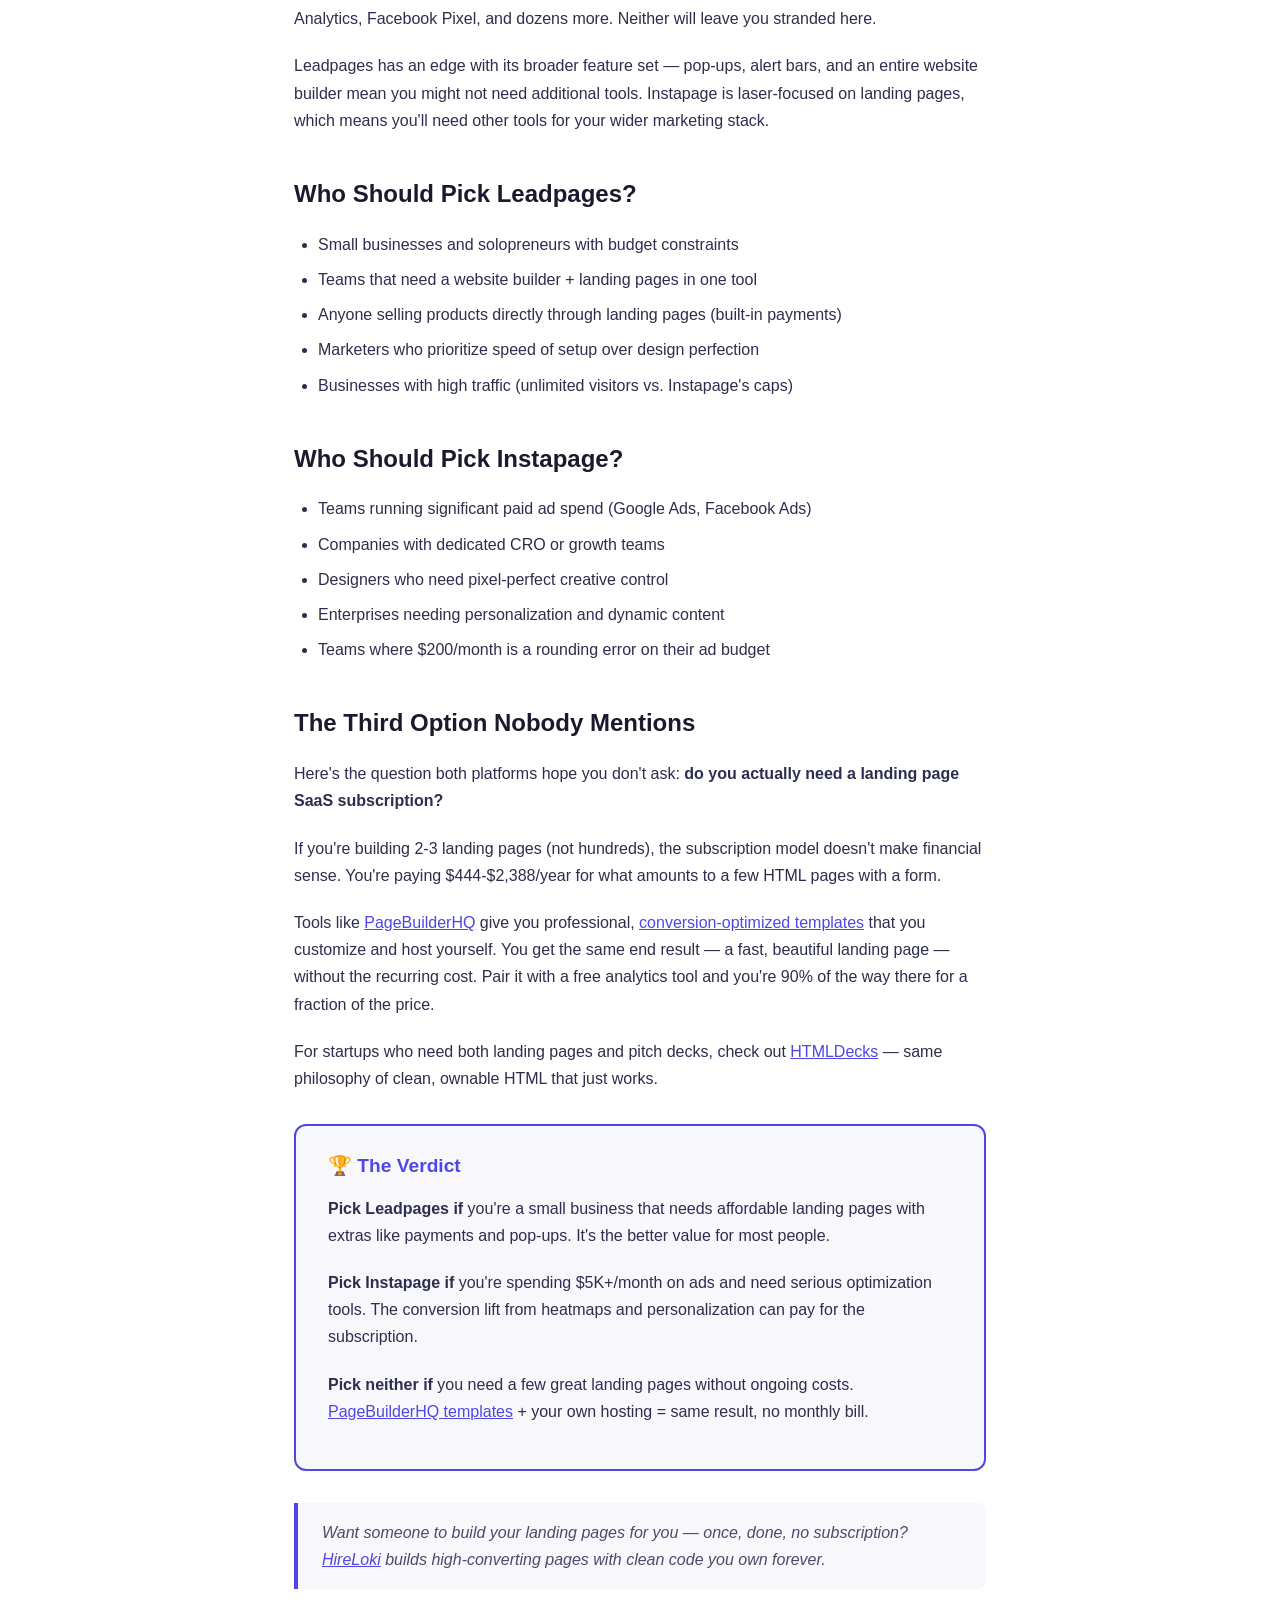
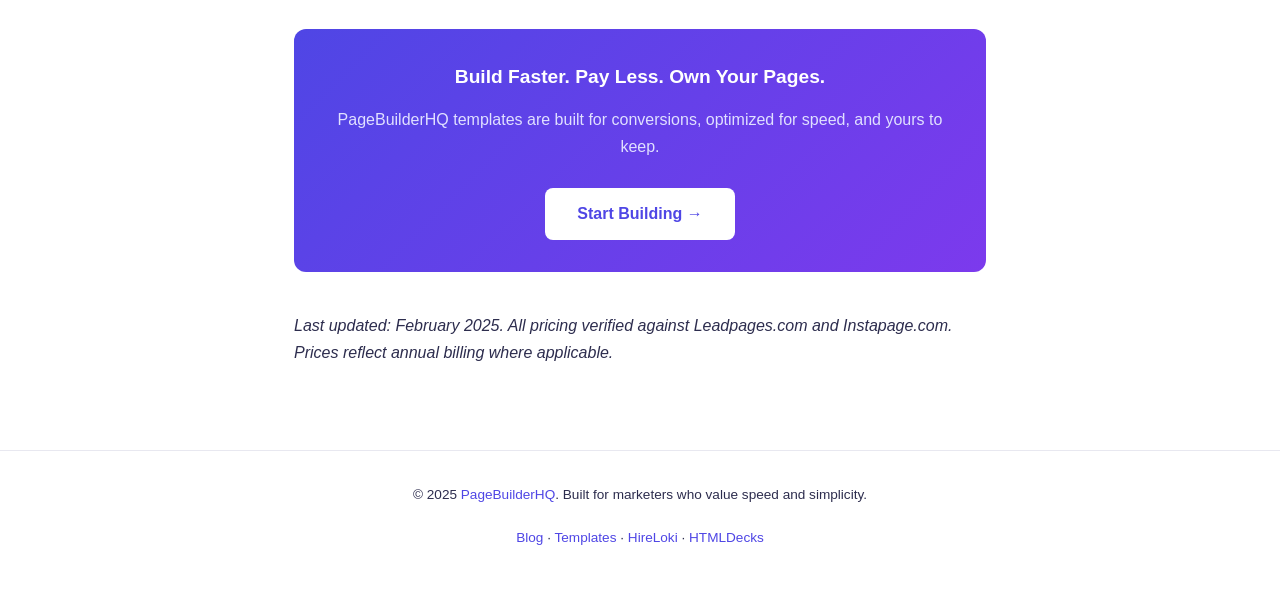
<file: blog/leadpages-vs-instapage-2025.html>
<!DOCTYPE html>
<html lang="en">
<head>
    <meta charset="UTF-8">
    <meta name="viewport" content="width=device-width, initial-scale=1.0">
    <title>Leadpages vs Instapage in 2025: Features, Pricing, and Who Wins | PageBuilderHQ</title>
    <meta name="description" content="Leadpages vs Instapage head-to-head comparison for 2025. Real pricing, features, pros and cons to help you pick the right landing page builder.">
    <meta name="keywords" content="leadpages vs instapage 2025, leadpages vs instapage, landing page builder comparison, instapage alternative">
    <link rel="canonical" href="https://pagebuilderhq.com/blog/leadpages-vs-instapage-2025">

    <!-- Open Graph -->
    <meta property="og:title" content="Leadpages vs Instapage in 2025: Features, Pricing, and Who Wins">
    <meta property="og:description" content="Leadpages vs Instapage head-to-head comparison for 2025. Real pricing, features, and an honest verdict.">
    <meta property="og:type" content="article">
    <meta property="og:url" content="https://pagebuilderhq.com/blog/leadpages-vs-instapage-2025">
    <meta property="og:site_name" content="PageBuilderHQ">

    <!-- Twitter Card -->
    <meta name="twitter:card" content="summary_large_image">
    <meta name="twitter:title" content="Leadpages vs Instapage in 2025: Features, Pricing, and Who Wins">
    <meta name="twitter:description" content="Leadpages vs Instapage comparison: pricing, features, and who wins for small businesses in 2025.">

    <!-- Article Schema -->
    <script type="application/ld+json">
    {
        "@context": "https://schema.org",
        "@type": "Article",
        "headline": "Leadpages vs Instapage in 2025: Features, Pricing, and Who Wins",
        "description": "Leadpages vs Instapage head-to-head comparison for 2025. Real pricing, features, pros and cons.",
        "author": {
            "@type": "Organization",
            "name": "PageBuilderHQ"
        },
        "publisher": {
            "@type": "Organization",
            "name": "PageBuilderHQ",
            "url": "https://pagebuilderhq.com"
        },
        "datePublished": "2025-02-04",
        "dateModified": "2025-02-04",
        "mainEntityOfPage": "https://pagebuilderhq.com/blog/leadpages-vs-instapage-2025"
    }
    </script>

    <style>
        * { margin: 0; padding: 0; box-sizing: border-box; }
        body {
            font-family: 'Inter', -apple-system, BlinkMacSystemFont, 'Segoe UI', Roboto, sans-serif;
            line-height: 1.7;
            color: #1a1a2e;
            background: #ffffff;
        }
        header {
            border-bottom: 1px solid #e8e8f0;
            padding: 1rem 0;
            position: sticky;
            top: 0;
            background: #fff;
            z-index: 100;
        }
        .header-inner {
            max-width: 1100px;
            margin: 0 auto;
            padding: 0 1.5rem;
            display: flex;
            align-items: center;
            justify-content: space-between;
        }
        .logo {
            font-size: 1.25rem;
            font-weight: 700;
            color: #4f46e5;
            text-decoration: none;
        }
        .logo span { color: #1a1a2e; }
        nav a {
            color: #64648c;
            text-decoration: none;
            margin-left: 2rem;
            font-size: 0.95rem;
            font-weight: 500;
        }
        nav a:hover { color: #4f46e5; }
        .article-container {
            max-width: 740px;
            margin: 0 auto;
            padding: 3rem 1.5rem 4rem;
        }
        .breadcrumb {
            font-size: 0.85rem;
            color: #64648c;
            margin-bottom: 2rem;
        }
        .breadcrumb a { color: #4f46e5; text-decoration: none; }
        .article-meta {
            font-size: 0.9rem;
            color: #64648c;
            margin-bottom: 0.5rem;
        }
        h1 {
            font-size: 2.25rem;
            line-height: 1.25;
            color: #1a1a2e;
            margin-bottom: 1.5rem;
            font-weight: 800;
        }
        h2 {
            font-size: 1.5rem;
            color: #1a1a2e;
            margin: 2.5rem 0 1rem;
            font-weight: 700;
        }
        h3 {
            font-size: 1.2rem;
            color: #1a1a2e;
            margin: 2rem 0 0.75rem;
            font-weight: 600;
        }
        p { margin-bottom: 1.25rem; color: #2d2d4e; }
        a { color: #4f46e5; }
        ul, ol {
            margin: 0 0 1.25rem 1.5rem;
            color: #2d2d4e;
        }
        li { margin-bottom: 0.5rem; }
        .comparison-table {
            width: 100%;
            border-collapse: collapse;
            margin: 1.5rem 0 2rem;
            font-size: 0.92rem;
        }
        .comparison-table th {
            background: #4f46e5;
            color: #fff;
            padding: 0.75rem 1rem;
            text-align: left;
            font-weight: 600;
        }
        .comparison-table td {
            padding: 0.75rem 1rem;
            border-bottom: 1px solid #e8e8f0;
        }
        .comparison-table tr:nth-child(even) { background: #f8f8fc; }
        .comparison-table tr:hover { background: #f0f0fa; }
        .highlight-row { background: #eef2ff !important; }
        .cta-box {
            background: linear-gradient(135deg, #4f46e5 0%, #7c3aed 100%);
            color: #fff;
            padding: 2rem;
            border-radius: 12px;
            margin: 2.5rem 0;
            text-align: center;
        }
        .cta-box h3 { color: #fff; margin-top: 0; }
        .cta-box p { color: #e0e0ff; }
        .cta-box a.cta-btn {
            display: inline-block;
            background: #fff;
            color: #4f46e5;
            padding: 0.75rem 2rem;
            border-radius: 8px;
            text-decoration: none;
            font-weight: 700;
            margin-top: 0.5rem;
            transition: transform 0.15s;
        }
        .cta-box a.cta-btn:hover { transform: translateY(-2px); }
        .verdict-box {
            background: #f8f8fc;
            border: 2px solid #4f46e5;
            border-radius: 12px;
            padding: 1.5rem 2rem;
            margin: 2rem 0;
        }
        .verdict-box h3 { color: #4f46e5; margin-top: 0; }
        .pros-cons {
            display: grid;
            grid-template-columns: 1fr 1fr;
            gap: 1rem;
            margin: 1rem 0 1.5rem;
        }
        .pros, .cons {
            padding: 1rem 1.25rem;
            border-radius: 8px;
            font-size: 0.93rem;
        }
        .pros { background: #f0fdf4; border-left: 4px solid #22c55e; }
        .cons { background: #fef2f2; border-left: 4px solid #ef4444; }
        .pros strong { color: #16a34a; }
        .cons strong { color: #dc2626; }
        .pros ul, .cons ul { margin-left: 1rem; }
        blockquote {
            border-left: 4px solid #4f46e5;
            padding: 1rem 1.5rem;
            margin: 1.5rem 0;
            background: #f8f8fc;
            border-radius: 0 8px 8px 0;
            font-style: italic;
            color: #4a4a6a;
        }
        footer {
            border-top: 1px solid #e8e8f0;
            padding: 2rem 0;
            text-align: center;
            color: #64648c;
            font-size: 0.85rem;
        }
        footer a { color: #4f46e5; text-decoration: none; }
        @media (max-width: 640px) {
            h1 { font-size: 1.75rem; }
            h2 { font-size: 1.3rem; }
            .pros-cons { grid-template-columns: 1fr; }
            .comparison-table { font-size: 0.82rem; }
            .comparison-table th, .comparison-table td { padding: 0.5rem 0.6rem; }
            nav a { margin-left: 1rem; font-size: 0.85rem; }
        }
    </style>
</head>
<body>
    <header>
        <div class="header-inner">
            <a href="https://pagebuilderhq.com" class="logo">PageBuilder<span>HQ</span></a>
            <nav>
                <a href="https://pagebuilderhq.com/#templates">Templates</a>
                <a href="https://pagebuilderhq.com/#features">Features</a>
                <a href="https://pagebuilderhq.com/blog">Blog</a>
            </nav>
        </div>
    </header>

    <article class="article-container">
        <div class="breadcrumb">
            <a href="https://pagebuilderhq.com">Home</a> &rsaquo; <a href="https://pagebuilderhq.com/blog">Blog</a> &rsaquo; Leadpages vs Instapage
        </div>

        <div class="article-meta">February 4, 2025 &middot; 9 min read</div>
        <h1>Leadpages vs Instapage in 2025: Features, Pricing, and Who Wins</h1>

        <p>Leadpages and Instapage are the two names that come up in every "which landing page builder should I use?" conversation. They've been competing for years, and in 2025, the gap between them has gotten both wider and narrower — depending on what you care about.</p>

        <p>This comparison cuts through the marketing fluff. We'll look at actual pricing, real feature differences, and who each platform is actually built for. No affiliate bias — just an honest breakdown to help you pick the right tool (or realize you might not need either one).</p>

        <h2>The 30-Second Summary</h2>

        <p><strong>Leadpages</strong> is the budget-friendly all-rounder starting at $37/month. It gives you landing pages, a website builder, pop-ups, and payment processing. It's built for small businesses who need marketing tools without enterprise complexity.</p>

        <p><strong>Instapage</strong> is the premium conversion machine starting at $99/month. It has the best page editor in the business, enterprise-grade A/B testing, heatmaps, and personalization. It's built for teams running serious paid ad campaigns.</p>

        <h2>Feature-by-Feature Comparison</h2>

        <table class="comparison-table">
            <thead>
                <tr>
                    <th>Feature</th>
                    <th>Leadpages</th>
                    <th>Instapage</th>
                </tr>
            </thead>
            <tbody>
                <tr>
                    <td><strong>Starting Price</strong></td>
                    <td>$37/mo (annual)</td>
                    <td>$99/mo (annual)</td>
                </tr>
                <tr>
                    <td><strong>Landing Pages</strong></td>
                    <td>Unlimited</td>
                    <td>Unlimited (Create+)</td>
                </tr>
                <tr>
                    <td><strong>Traffic Limit</strong></td>
                    <td>Unlimited</td>
                    <td>15K-500K+ by plan</td>
                </tr>
                <tr>
                    <td><strong>A/B Testing</strong></td>
                    <td>Pro plan ($74/mo)</td>
                    <td>All paid plans</td>
                </tr>
                <tr>
                    <td><strong>Heatmaps</strong></td>
                    <td>No</td>
                    <td>Yes (Optimize plan)</td>
                </tr>
                <tr>
                    <td><strong>Dynamic Text</strong></td>
                    <td>No</td>
                    <td>Yes</td>
                </tr>
                <tr>
                    <td><strong>Personalization</strong></td>
                    <td>Basic</td>
                    <td>Advanced (AI-powered)</td>
                </tr>
                <tr>
                    <td><strong>Page Editor</strong></td>
                    <td>Section-based</td>
                    <td>True pixel-perfect drag &amp; drop</td>
                </tr>
                <tr>
                    <td><strong>Website Builder</strong></td>
                    <td>Yes</td>
                    <td>No</td>
                </tr>
                <tr>
                    <td><strong>Pop-ups &amp; Bars</strong></td>
                    <td>Yes</td>
                    <td>No</td>
                </tr>
                <tr>
                    <td><strong>Payments</strong></td>
                    <td>Built-in (Stripe)</td>
                    <td>No</td>
                </tr>
                <tr>
                    <td><strong>Templates</strong></td>
                    <td>200+</td>
                    <td>500+</td>
                </tr>
                <tr>
                    <td><strong>Free Trial</strong></td>
                    <td>14 days</td>
                    <td>14 days</td>
                </tr>
            </tbody>
        </table>

        <h2>Pricing: Where the Rubber Meets the Road</h2>

        <p>This is where the conversation usually ends for budget-conscious teams:</p>

        <h3>Leadpages Pricing (2025)</h3>
        <ul>
            <li><strong>Standard:</strong> $37/mo annually ($49/mo monthly) — unlimited pages, traffic, pop-ups</li>
            <li><strong>Pro:</strong> $74/mo annually ($99/mo monthly) — adds A/B testing, online payments, email trigger links</li>
            <li><strong>Advanced:</strong> Custom pricing — adds advanced integrations, sub-accounts</li>
        </ul>

        <h3>Instapage Pricing (2025)</h3>
        <ul>
            <li><strong>Create:</strong> $99/mo — 15K visitors, unlimited pages, basic editor</li>
            <li><strong>Optimize:</strong> $199/mo annually ($149/mo annual) — 30K visitors, A/B testing, heatmaps, dynamic text</li>
            <li><strong>Scale/Convert:</strong> Custom — enterprise personalization, audit logs, dedicated support</li>
        </ul>

        <p>The math: <strong>Leadpages Pro costs $74/month. Instapage Optimize costs $199/month.</strong> That's a $125/month gap ($1,500/year) for what are, on paper, similar tiers. The question is whether Instapage's premium features justify that premium.</p>

        <div class="cta-box">
            <h3>What if You Didn't Pay Monthly at All?</h3>
            <p>PageBuilderHQ gives you conversion-optimized templates you host yourself. No monthly fees, no traffic caps, no lock-in.</p>
            <a href="https://pagebuilderhq.com/#templates" class="cta-btn">See the Templates →</a>
        </div>

        <h2>Editor Experience</h2>

        <p><strong>Instapage wins here, clearly.</strong> Their editor is genuinely pixel-perfect — you can place any element anywhere on the canvas, resize freely, and layer elements. It feels like Figma for landing pages. If you have a designer creating custom layouts, Instapage doesn't fight you.</p>

        <p>Leadpages uses a section-based editor. It's faster to build with but more constrained. You're working within predefined layout structures, dragging blocks into sections. For most small businesses, this is actually fine — it keeps you from making design mistakes. But if you need creative freedom, you'll feel the walls.</p>

        <h2>A/B Testing and Optimization</h2>

        <p>Instapage is built around optimization. Every plan includes A/B testing, and the higher tiers add heatmaps, multi-variate testing, and AI-powered personalization that shows different page variants to different audiences.</p>

        <p>Leadpages locks A/B testing behind the Pro plan ($74/mo), and even then it's basic — you're testing whole page variants, not granular elements. No heatmaps, no personalization. For serious CRO work, Instapage is in a different league.</p>

        <h2>Integrations and Ecosystem</h2>

        <p>Both platforms integrate with the usual suspects: Mailchimp, HubSpot, Salesforce, Zapier, Google Analytics, Facebook Pixel, and dozens more. Neither will leave you stranded here.</p>

        <p>Leadpages has an edge with its broader feature set — pop-ups, alert bars, and an entire website builder mean you might not need additional tools. Instapage is laser-focused on landing pages, which means you'll need other tools for your wider marketing stack.</p>

        <h2>Who Should Pick Leadpages?</h2>

        <ul>
            <li>Small businesses and solopreneurs with budget constraints</li>
            <li>Teams that need a website builder + landing pages in one tool</li>
            <li>Anyone selling products directly through landing pages (built-in payments)</li>
            <li>Marketers who prioritize speed of setup over design perfection</li>
            <li>Businesses with high traffic (unlimited visitors vs. Instapage's caps)</li>
        </ul>

        <h2>Who Should Pick Instapage?</h2>

        <ul>
            <li>Teams running significant paid ad spend (Google Ads, Facebook Ads)</li>
            <li>Companies with dedicated CRO or growth teams</li>
            <li>Designers who need pixel-perfect creative control</li>
            <li>Enterprises needing personalization and dynamic content</li>
            <li>Teams where $200/month is a rounding error on their ad budget</li>
        </ul>

        <h2>The Third Option Nobody Mentions</h2>

        <p>Here's the question both platforms hope you don't ask: <strong>do you actually need a landing page SaaS subscription?</strong></p>

        <p>If you're building 2-3 landing pages (not hundreds), the subscription model doesn't make financial sense. You're paying $444-$2,388/year for what amounts to a few HTML pages with a form.</p>

        <p>Tools like <a href="https://pagebuilderhq.com">PageBuilderHQ</a> give you professional, <a href="https://pagebuilderhq.com/#templates">conversion-optimized templates</a> that you customize and host yourself. You get the same end result — a fast, beautiful landing page — without the recurring cost. Pair it with a free analytics tool and you're 90% of the way there for a fraction of the price.</p>

        <p>For startups who need both landing pages and pitch decks, check out <a href="https://htmldecks.com">HTMLDecks</a> — same philosophy of clean, ownable HTML that just works.</p>

        <div class="verdict-box">
            <h3>🏆 The Verdict</h3>
            <p><strong>Pick Leadpages if</strong> you're a small business that needs affordable landing pages with extras like payments and pop-ups. It's the better value for most people.</p>
            <p><strong>Pick Instapage if</strong> you're spending $5K+/month on ads and need serious optimization tools. The conversion lift from heatmaps and personalization can pay for the subscription.</p>
            <p><strong>Pick neither if</strong> you need a few great landing pages without ongoing costs. <a href="https://pagebuilderhq.com">PageBuilderHQ templates</a> + your own hosting = same result, no monthly bill.</p>
        </div>

        <blockquote>
            Want someone to build your landing pages for you — once, done, no subscription? <a href="https://hireloki.com" style="color: #4f46e5;">HireLoki</a> builds high-converting pages with clean code you own forever.
        </blockquote>

        <div class="cta-box">
            <h3>Build Faster. Pay Less. Own Your Pages.</h3>
            <p>PageBuilderHQ templates are built for conversions, optimized for speed, and yours to keep.</p>
            <a href="https://pagebuilderhq.com/#templates" class="cta-btn">Start Building →</a>
        </div>

        <p><em>Last updated: February 2025. All pricing verified against Leadpages.com and Instapage.com. Prices reflect annual billing where applicable.</em></p>
    </article>

    <footer>
        <p>&copy; 2025 <a href="https://pagebuilderhq.com">PageBuilderHQ</a>. Built for marketers who value speed and simplicity.</p>
        <p style="margin-top: 0.5rem;">
            <a href="https://pagebuilderhq.com/blog">Blog</a> &middot;
            <a href="https://pagebuilderhq.com/#templates">Templates</a> &middot;
            <a href="https://hireloki.com">HireLoki</a> &middot;
            <a href="https://htmldecks.com">HTMLDecks</a>
        </p>
    </footer>
</body>
</html>
</file>
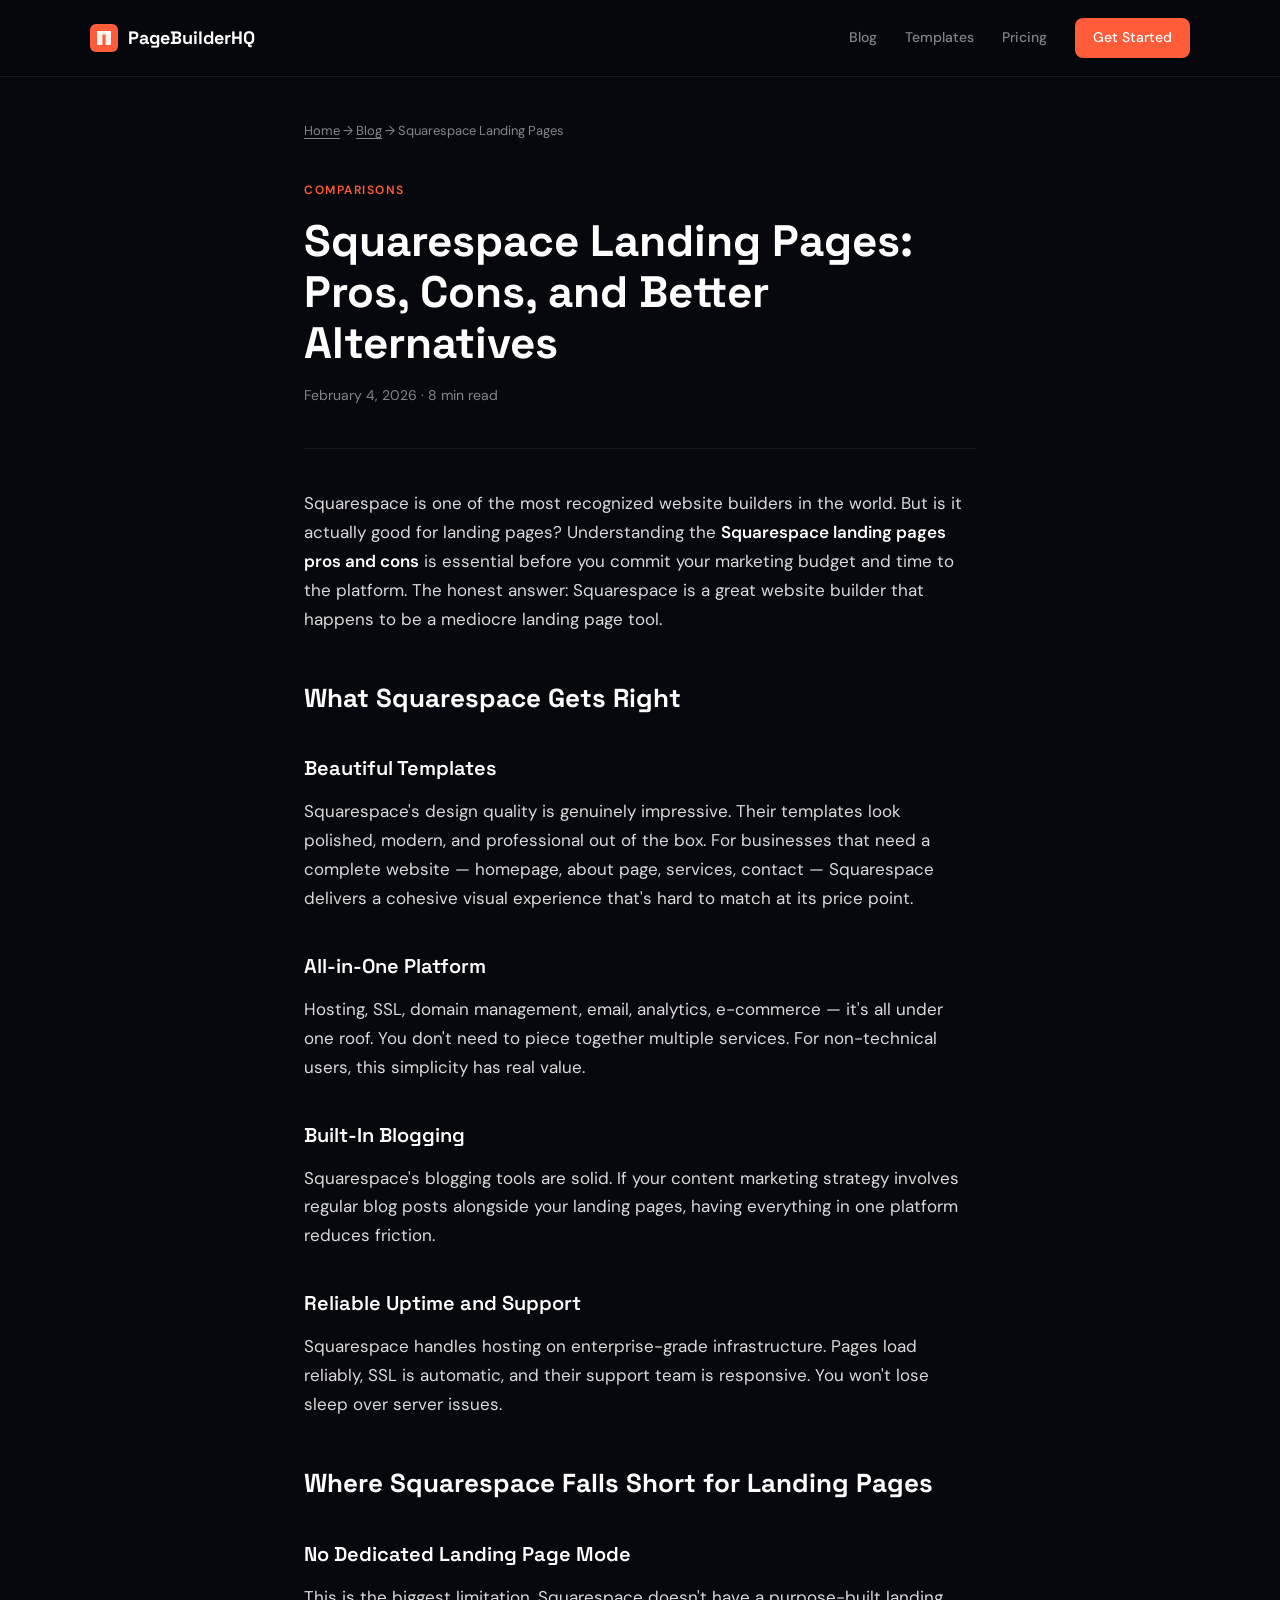
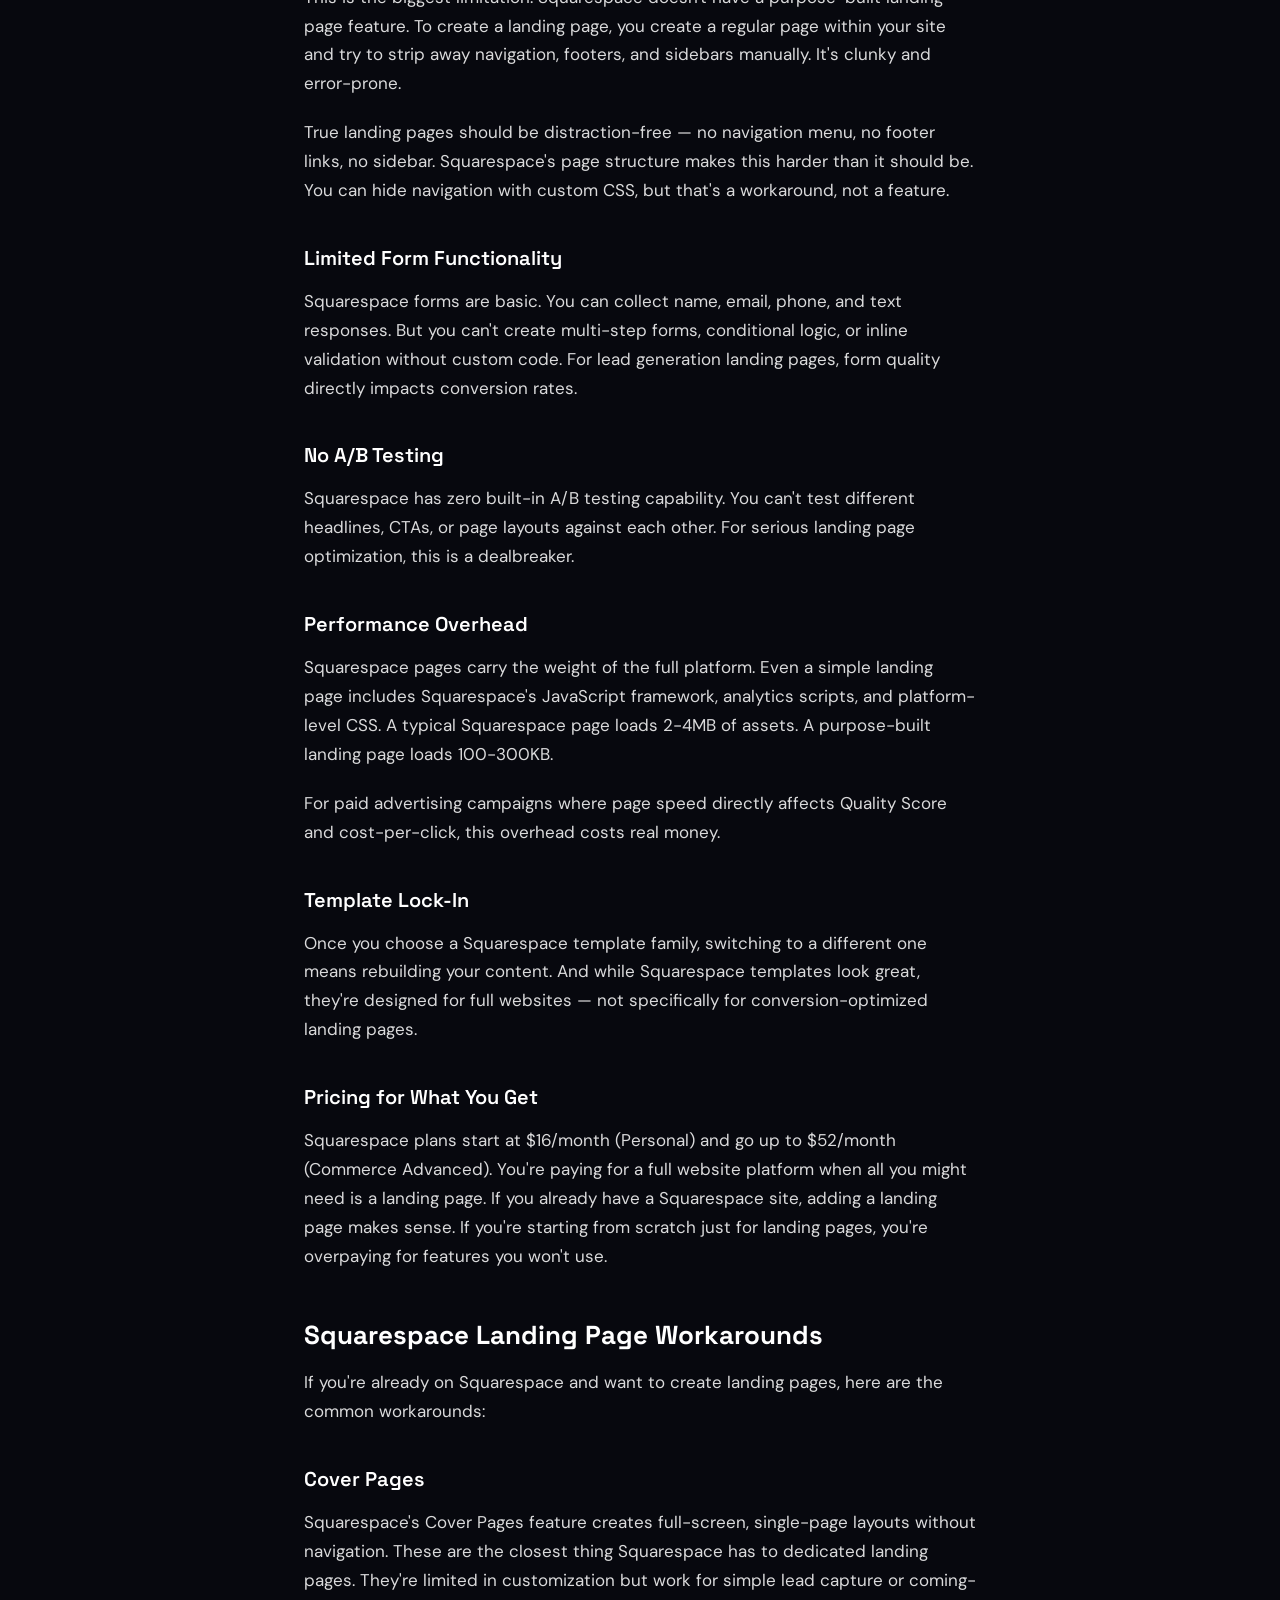
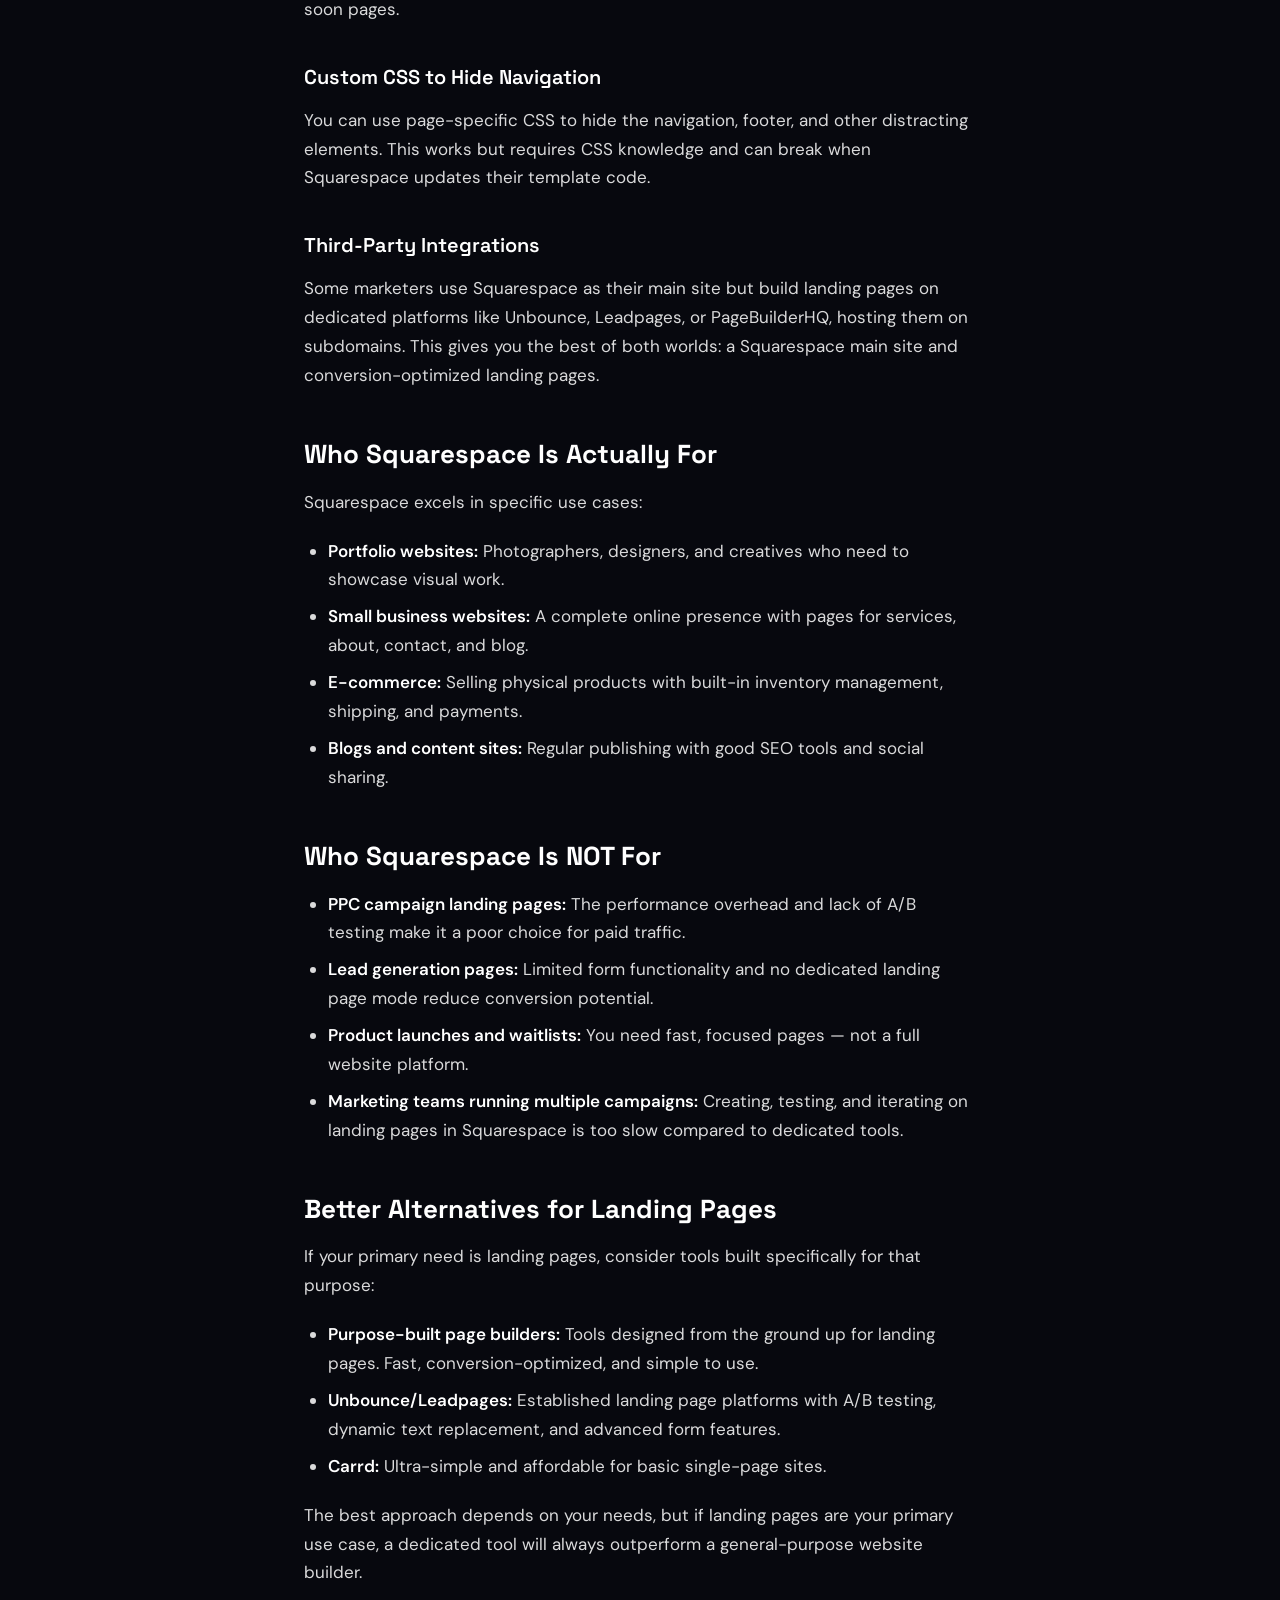
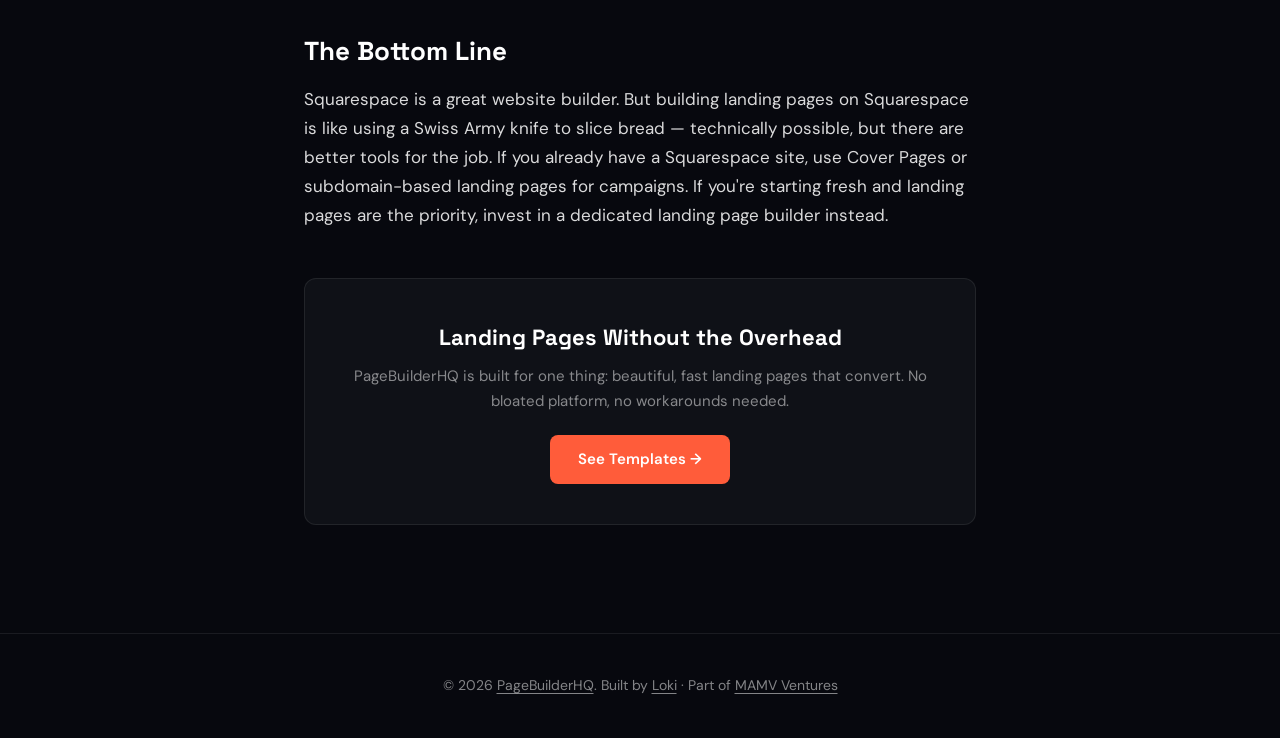
<file: blog/squarespace-landing-pages-pros-cons.html>
<!DOCTYPE html>
<html lang="en">
<head>
  <meta charset="UTF-8">
  <meta name="viewport" content="width=device-width, initial-scale=1.0">
  <title>Squarespace Landing Pages: Pros, Cons, and Better Alternatives | PageBuilderHQ</title>
  <meta name="description" content="Honest look at Squarespace landing pages pros and cons. Learn where Squarespace works for landing pages, where it falls short, and what alternatives to consider.">
  <meta name="robots" content="index, follow">
  <link rel="canonical" href="https://pagebuilderhq.com/blog/squarespace-landing-pages-pros-cons">
  <meta property="og:title" content="Squarespace Landing Pages: Pros, Cons, and Better Alternatives">
  <meta property="og:description" content="Honest look at Squarespace landing pages pros and cons, plus better alternatives.">
  <meta property="og:type" content="article">
  <meta property="og:url" content="https://pagebuilderhq.com/blog/squarespace-landing-pages-pros-cons">
  <meta property="og:site_name" content="PageBuilderHQ">
  <meta name="twitter:card" content="summary_large_image">
  <link rel="preconnect" href="https://fonts.googleapis.com"><link rel="preconnect" href="https://fonts.gstatic.com" crossorigin>
  <link href="https://fonts.googleapis.com/css2?family=DM+Sans:wght@400;500;700&family=Space+Grotesk:wght@500;700&display=swap" rel="stylesheet">
  <link rel="icon" href="data:image/svg+xml,<svg xmlns='http://www.w3.org/2000/svg' viewBox='0 0 100 100'><rect rx='20' width='100' height='100' fill='%23ff5c3a'/><path d='M25 28h20v44H25zM55 28h20v44H55zM25 28h50v10H25z' fill='white' fill-opacity='0.9'/></svg>">
  <script type="application/ld+json">
  {"@context":"https://schema.org","@type":"Article","headline":"Squarespace Landing Pages: Pros, Cons, and Better Alternatives","description":"Honest look at Squarespace landing pages pros and cons.","datePublished":"2026-02-04","dateModified":"2026-02-04","author":{"@type":"Organization","name":"PageBuilderHQ","url":"https://pagebuilderhq.com"},"publisher":{"@type":"Organization","name":"PageBuilderHQ","url":"https://pagebuilderhq.com"},"mainEntityOfPage":{"@type":"WebPage","@id":"https://pagebuilderhq.com/blog/squarespace-landing-pages-pros-cons"}}
  </script>
  <style>
    *,*::before,*::after{margin:0;padding:0;box-sizing:border-box}:root{--bg:#07080e;--surface:#0f1117;--border:rgba(255,255,255,0.08);--text:rgba(255,255,255,0.85);--text-muted:rgba(255,255,255,0.5);--accent:#ff5c3a;--accent-hover:#ff7a5e;--font-body:'DM Sans',sans-serif;--font-heading:'Space Grotesk',sans-serif;--max-width:720px}html{scroll-behavior:smooth}body{font-family:var(--font-body);background:var(--bg);color:var(--text);line-height:1.7;font-size:17px;-webkit-font-smoothing:antialiased}a{color:var(--accent);text-decoration:none}a:hover{color:var(--accent-hover)}.nav{position:fixed;top:0;left:0;right:0;z-index:100;padding:18px 24px;background:rgba(7,8,14,0.92);backdrop-filter:blur(12px);border-bottom:1px solid var(--border)}.nav__inner{max-width:1100px;margin:0 auto;display:flex;align-items:center;justify-content:space-between}.nav__logo{display:flex;align-items:center;gap:10px;font-family:var(--font-heading);font-weight:700;font-size:18px;color:#fff;text-decoration:none}.nav__logo svg{width:28px;height:28px}.nav__links{display:flex;align-items:center;gap:28px}.nav__links a{color:var(--text-muted);font-size:14px;font-weight:500;text-decoration:none}.nav__links a:hover{color:#fff}.nav__cta{background:var(--accent);color:#fff!important;padding:8px 18px;border-radius:8px;font-size:14px;font-weight:600}.article{max-width:var(--max-width);margin:0 auto;padding:120px 24px 60px}.article__breadcrumb{font-size:13px;color:var(--text-muted);margin-bottom:32px}.article__breadcrumb a{color:var(--text-muted);text-decoration:underline;text-underline-offset:3px}.article__category{display:inline-block;font-size:12px;font-weight:600;text-transform:uppercase;letter-spacing:1.5px;color:var(--accent);margin-bottom:16px}.article__title{font-family:var(--font-heading);font-size:clamp(32px,5vw,44px);font-weight:700;line-height:1.15;color:#fff;margin-bottom:16px}.article__meta{font-size:14px;color:var(--text-muted);margin-bottom:40px;padding-bottom:40px;border-bottom:1px solid var(--border)}.article__content h2{font-family:var(--font-heading);font-size:26px;font-weight:700;color:#fff;margin:48px 0 16px;line-height:1.3}.article__content h3{font-family:var(--font-heading);font-size:20px;font-weight:600;color:#fff;margin:36px 0 12px}.article__content p{margin-bottom:20px}.article__content ul,.article__content ol{margin:0 0 20px 24px}.article__content li{margin-bottom:8px}.article__content blockquote{border-left:3px solid var(--accent);padding:16px 24px;margin:28px 0;background:var(--surface);border-radius:0 8px 8px 0;font-style:italic;color:var(--text-muted)}.article__content strong{color:#fff;font-weight:600}.cta-box{background:var(--surface);border:1px solid var(--border);border-radius:12px;padding:40px;margin:48px 0;text-align:center}.cta-box__title{font-family:var(--font-heading);font-size:22px;font-weight:700;color:#fff;margin-bottom:8px}.cta-box__text{color:var(--text-muted);margin-bottom:20px;font-size:15px}.cta-box__btn{display:inline-block;background:var(--accent);color:#fff;padding:12px 28px;border-radius:8px;font-weight:600;font-size:15px}.cta-box__btn:hover{background:var(--accent-hover);color:#fff}.footer{border-top:1px solid var(--border);padding:40px 24px;text-align:center;color:var(--text-muted);font-size:14px}.footer a{color:var(--text-muted);text-decoration:underline;text-underline-offset:3px}@media(max-width:600px){.nav__links{display:none}.article{padding:100px 18px 40px}.article__title{font-size:28px}.cta-box{padding:28px 20px}}
  </style>
</head>
<body>
  <nav class="nav"><div class="nav__inner"><a href="https://pagebuilderhq.com" class="nav__logo"><svg viewBox="0 0 28 28" fill="none"><rect width="28" height="28" rx="6" fill="#ff5c3a"/><rect x="7" y="7" width="5.5" height="14" rx="1" fill="white" fill-opacity="0.9"/><rect x="15.5" y="7" width="5.5" height="14" rx="1" fill="white" fill-opacity="0.9"/><rect x="7" y="7" width="14" height="3.5" rx="1" fill="white" fill-opacity="0.9"/></svg>PageBuilderHQ</a><div class="nav__links"><a href="https://pagebuilderhq.com/blog">Blog</a><a href="https://pagebuilderhq.com#templates">Templates</a><a href="https://pagebuilderhq.com#pricing">Pricing</a><a href="https://pagebuilderhq.com#pricing" class="nav__cta">Get Started</a></div></div></nav>

  <article class="article">
    <div class="article__breadcrumb"><a href="https://pagebuilderhq.com">Home</a> → <a href="https://pagebuilderhq.com/blog">Blog</a> → Squarespace Landing Pages</div>
    <span class="article__category">Comparisons</span>
    <h1 class="article__title">Squarespace Landing Pages: Pros, Cons, and Better Alternatives</h1>
    <div class="article__meta">February 4, 2026 · 8 min read</div>

    <div class="article__content">
      <p>Squarespace is one of the most recognized website builders in the world. But is it actually good for landing pages? Understanding the <strong>Squarespace landing pages pros and cons</strong> is essential before you commit your marketing budget and time to the platform. The honest answer: Squarespace is a great website builder that happens to be a mediocre landing page tool.</p>

      <h2>What Squarespace Gets Right</h2>

      <h3>Beautiful Templates</h3>
      <p>Squarespace's design quality is genuinely impressive. Their templates look polished, modern, and professional out of the box. For businesses that need a complete website — homepage, about page, services, contact — Squarespace delivers a cohesive visual experience that's hard to match at its price point.</p>

      <h3>All-in-One Platform</h3>
      <p>Hosting, SSL, domain management, email, analytics, e-commerce — it's all under one roof. You don't need to piece together multiple services. For non-technical users, this simplicity has real value.</p>

      <h3>Built-In Blogging</h3>
      <p>Squarespace's blogging tools are solid. If your content marketing strategy involves regular blog posts alongside your landing pages, having everything in one platform reduces friction.</p>

      <h3>Reliable Uptime and Support</h3>
      <p>Squarespace handles hosting on enterprise-grade infrastructure. Pages load reliably, SSL is automatic, and their support team is responsive. You won't lose sleep over server issues.</p>

      <h2>Where Squarespace Falls Short for Landing Pages</h2>

      <h3>No Dedicated Landing Page Mode</h3>
      <p>This is the biggest limitation. Squarespace doesn't have a purpose-built landing page feature. To create a landing page, you create a regular page within your site and try to strip away navigation, footers, and sidebars manually. It's clunky and error-prone.</p>
      <p>True landing pages should be distraction-free — no navigation menu, no footer links, no sidebar. Squarespace's page structure makes this harder than it should be. You can hide navigation with custom CSS, but that's a workaround, not a feature.</p>

      <h3>Limited Form Functionality</h3>
      <p>Squarespace forms are basic. You can collect name, email, phone, and text responses. But you can't create multi-step forms, conditional logic, or inline validation without custom code. For lead generation landing pages, form quality directly impacts conversion rates.</p>

      <h3>No A/B Testing</h3>
      <p>Squarespace has zero built-in A/B testing capability. You can't test different headlines, CTAs, or page layouts against each other. For serious landing page optimization, this is a dealbreaker.</p>

      <h3>Performance Overhead</h3>
      <p>Squarespace pages carry the weight of the full platform. Even a simple landing page includes Squarespace's JavaScript framework, analytics scripts, and platform-level CSS. A typical Squarespace page loads 2-4MB of assets. A purpose-built landing page loads 100-300KB.</p>
      <p>For paid advertising campaigns where page speed directly affects Quality Score and cost-per-click, this overhead costs real money.</p>

      <h3>Template Lock-In</h3>
      <p>Once you choose a Squarespace template family, switching to a different one means rebuilding your content. And while Squarespace templates look great, they're designed for full websites — not specifically for conversion-optimized landing pages.</p>

      <h3>Pricing for What You Get</h3>
      <p>Squarespace plans start at $16/month (Personal) and go up to $52/month (Commerce Advanced). You're paying for a full website platform when all you might need is a landing page. If you already have a Squarespace site, adding a landing page makes sense. If you're starting from scratch just for landing pages, you're overpaying for features you won't use.</p>

      <h2>Squarespace Landing Page Workarounds</h2>
      <p>If you're already on Squarespace and want to create landing pages, here are the common workarounds:</p>

      <h3>Cover Pages</h3>
      <p>Squarespace's Cover Pages feature creates full-screen, single-page layouts without navigation. These are the closest thing Squarespace has to dedicated landing pages. They're limited in customization but work for simple lead capture or coming-soon pages.</p>

      <h3>Custom CSS to Hide Navigation</h3>
      <p>You can use page-specific CSS to hide the navigation, footer, and other distracting elements. This works but requires CSS knowledge and can break when Squarespace updates their template code.</p>

      <h3>Third-Party Integrations</h3>
      <p>Some marketers use Squarespace as their main site but build landing pages on dedicated platforms like Unbounce, Leadpages, or PageBuilderHQ, hosting them on subdomains. This gives you the best of both worlds: a Squarespace main site and conversion-optimized landing pages.</p>

      <h2>Who Squarespace Is Actually For</h2>
      <p>Squarespace excels in specific use cases:</p>
      <ul>
        <li><strong>Portfolio websites:</strong> Photographers, designers, and creatives who need to showcase visual work.</li>
        <li><strong>Small business websites:</strong> A complete online presence with pages for services, about, contact, and blog.</li>
        <li><strong>E-commerce:</strong> Selling physical products with built-in inventory management, shipping, and payments.</li>
        <li><strong>Blogs and content sites:</strong> Regular publishing with good SEO tools and social sharing.</li>
      </ul>

      <h2>Who Squarespace Is NOT For</h2>
      <ul>
        <li><strong>PPC campaign landing pages:</strong> The performance overhead and lack of A/B testing make it a poor choice for paid traffic.</li>
        <li><strong>Lead generation pages:</strong> Limited form functionality and no dedicated landing page mode reduce conversion potential.</li>
        <li><strong>Product launches and waitlists:</strong> You need fast, focused pages — not a full website platform.</li>
        <li><strong>Marketing teams running multiple campaigns:</strong> Creating, testing, and iterating on landing pages in Squarespace is too slow compared to dedicated tools.</li>
      </ul>

      <h2>Better Alternatives for Landing Pages</h2>
      <p>If your primary need is landing pages, consider tools built specifically for that purpose:</p>
      <ul>
        <li><strong>Purpose-built page builders:</strong> Tools designed from the ground up for landing pages. Fast, conversion-optimized, and simple to use.</li>
        <li><strong>Unbounce/Leadpages:</strong> Established landing page platforms with A/B testing, dynamic text replacement, and advanced form features.</li>
        <li><strong>Carrd:</strong> Ultra-simple and affordable for basic single-page sites.</li>
      </ul>
      <p>The best approach depends on your needs, but if landing pages are your primary use case, a dedicated tool will always outperform a general-purpose website builder.</p>

      <h2>The Bottom Line</h2>
      <p>Squarespace is a great website builder. But building landing pages on Squarespace is like using a Swiss Army knife to slice bread — technically possible, but there are better tools for the job. If you already have a Squarespace site, use Cover Pages or subdomain-based landing pages for campaigns. If you're starting fresh and landing pages are the priority, invest in a dedicated landing page builder instead.</p>

      <div class="cta-box">
        <div class="cta-box__title">Landing Pages Without the Overhead</div>
        <div class="cta-box__text">PageBuilderHQ is built for one thing: beautiful, fast landing pages that convert. No bloated platform, no workarounds needed.</div>
        <a href="https://pagebuilderhq.com#templates" class="cta-box__btn">See Templates →</a>
      </div>
    </div>
  </article>
  <footer class="footer"><p>© 2026 <a href="https://pagebuilderhq.com">PageBuilderHQ</a>. Built by <a href="https://hireloki.com">Loki</a> · Part of <a href="https://mamv.co">MAMV Ventures</a></p></footer>
</body>
</html>
</file>
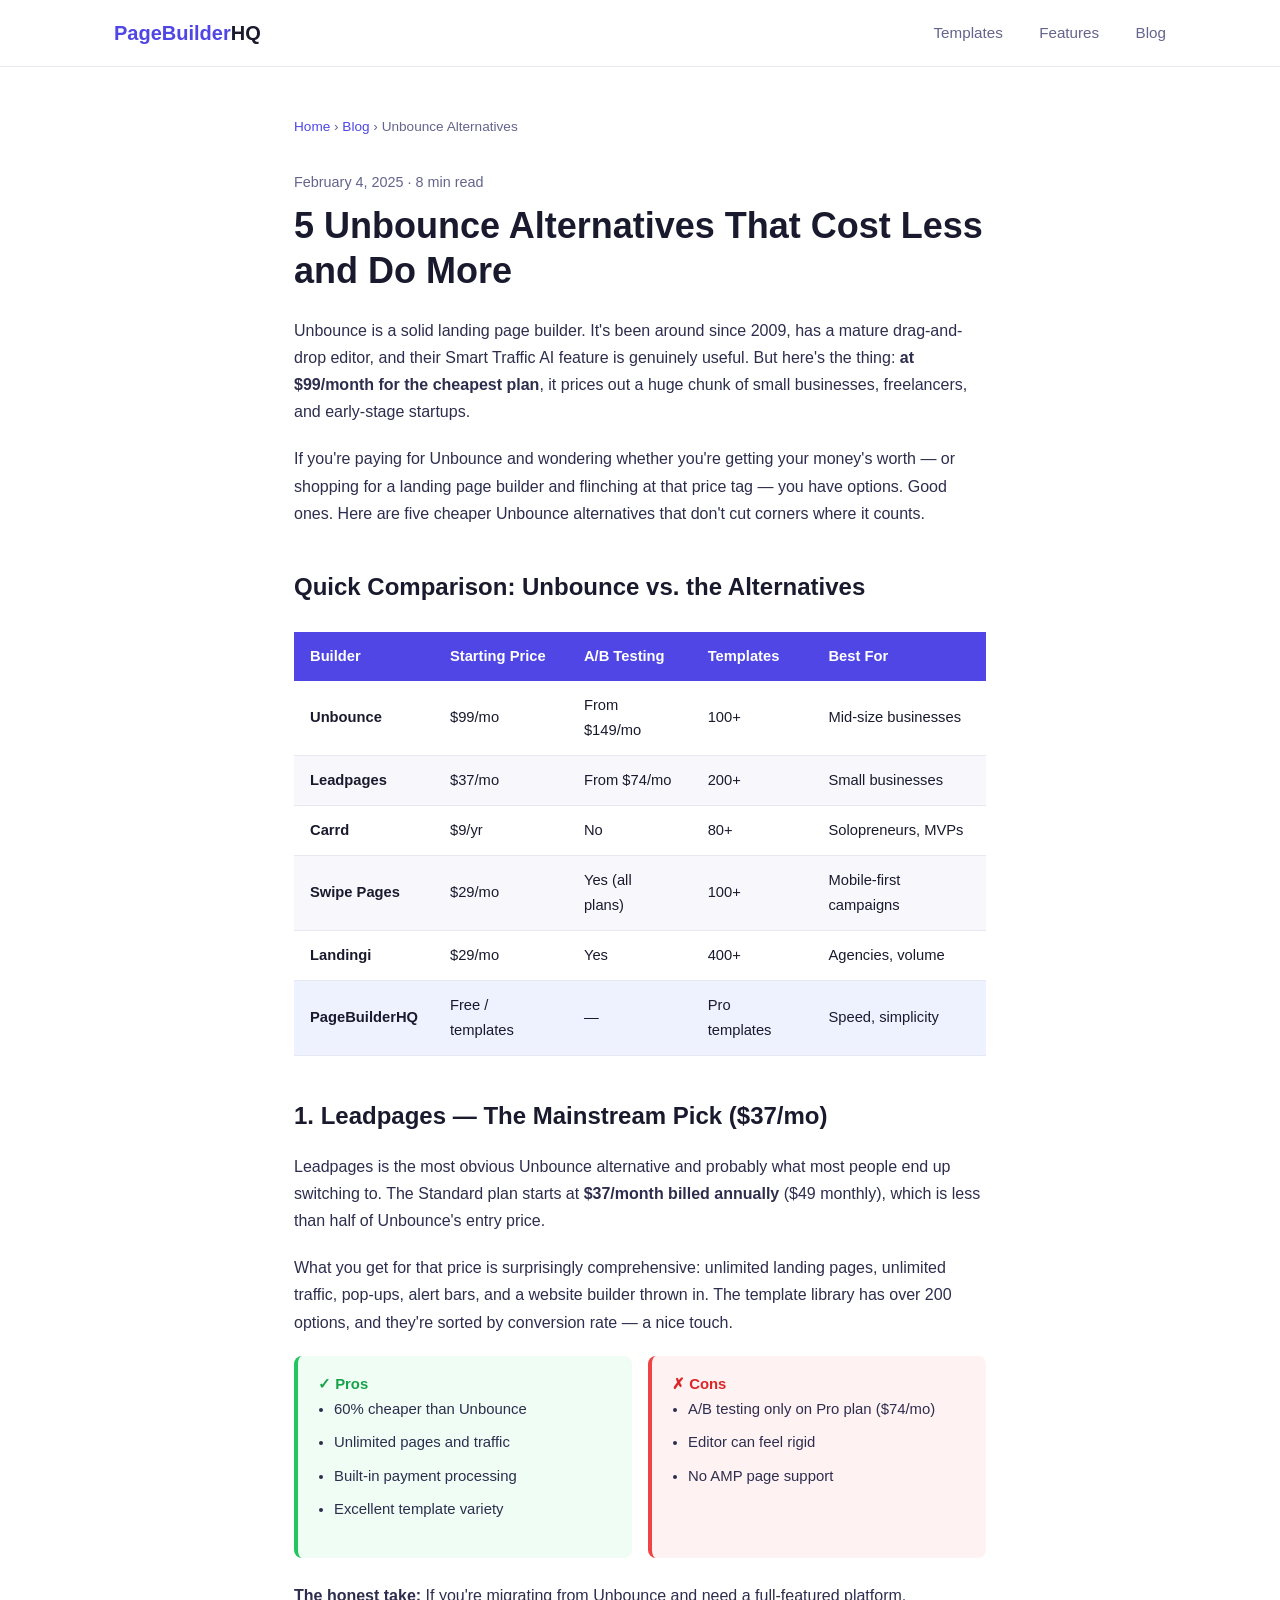
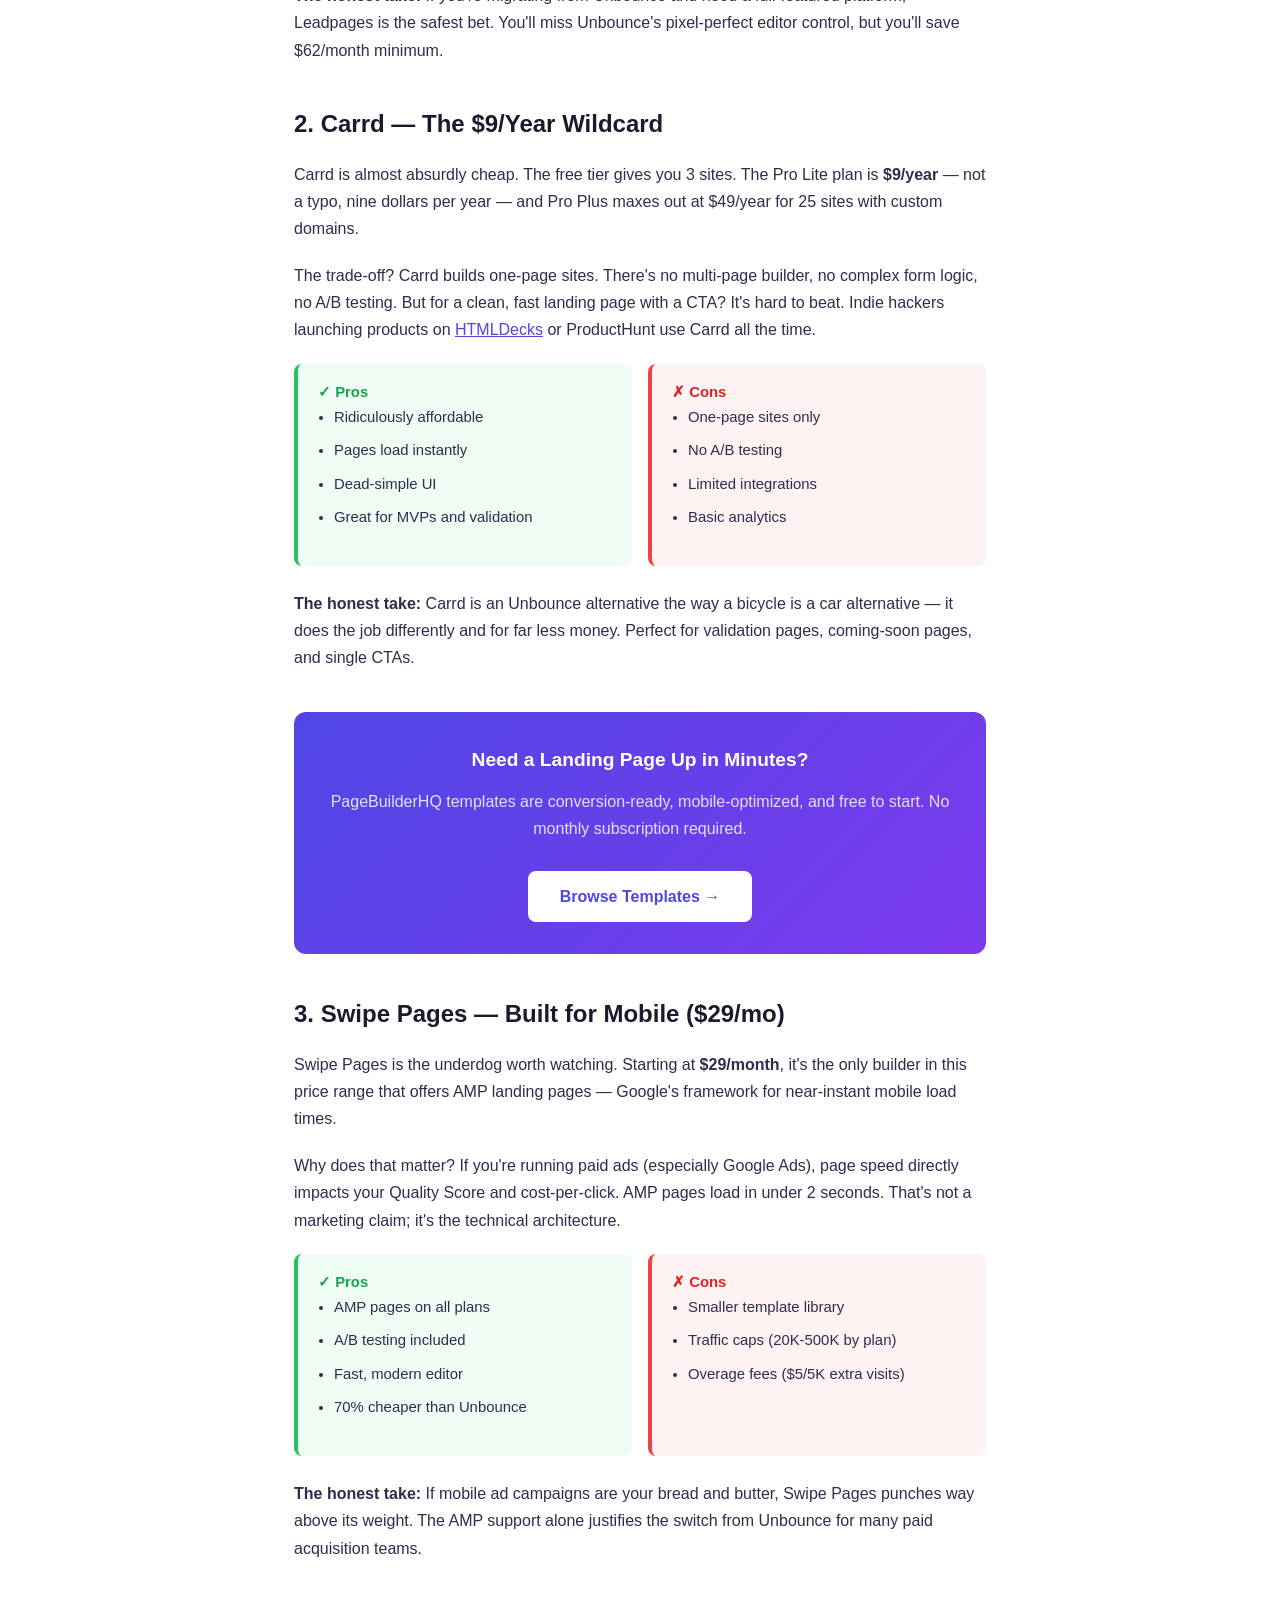
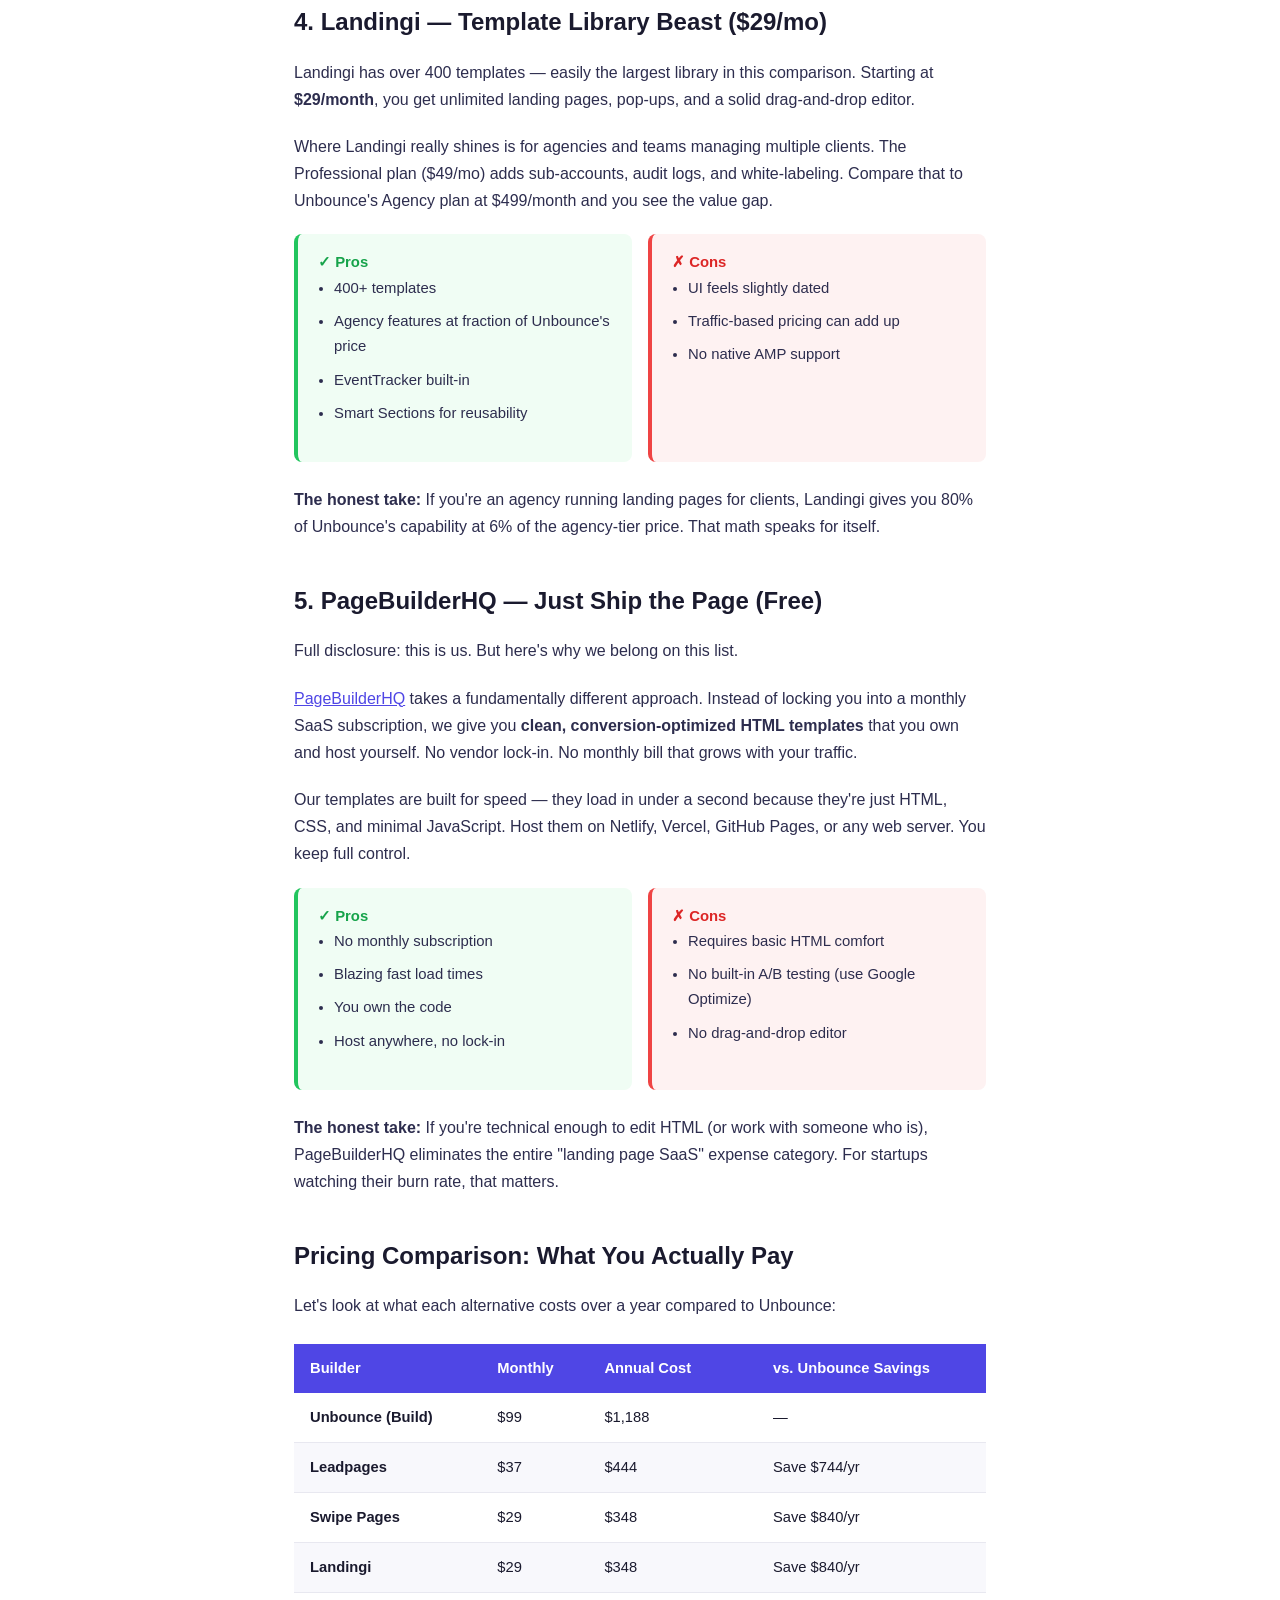
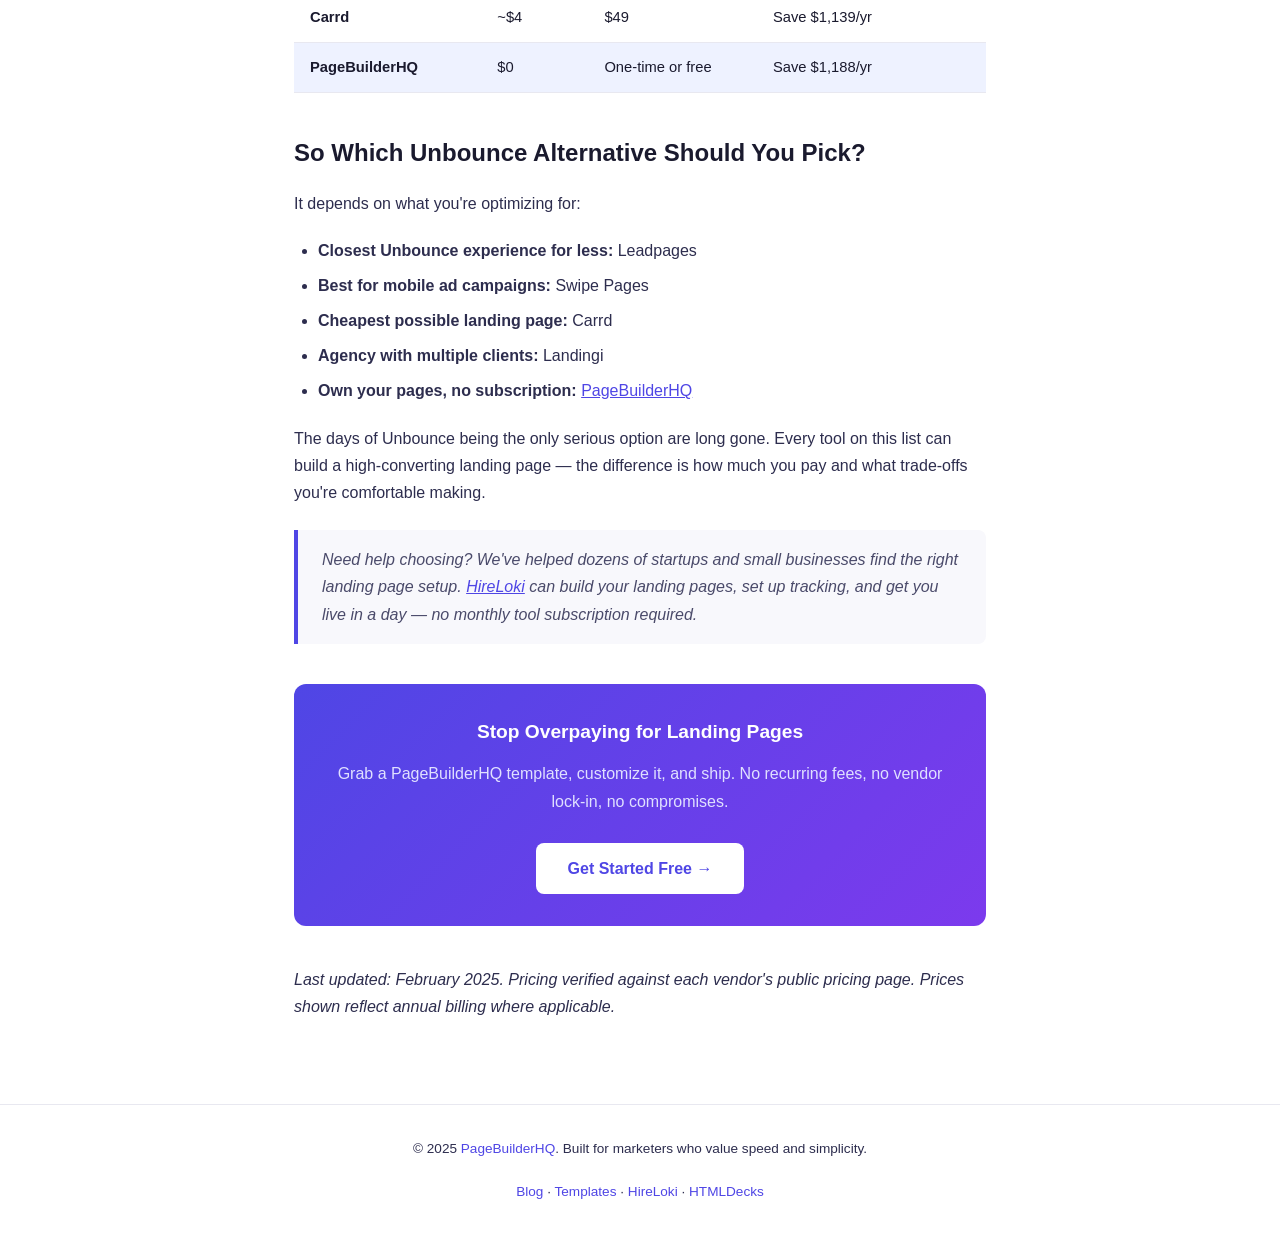
<file: blog/unbounce-alternatives-cheaper.html>
<!DOCTYPE html>
<html lang="en">
<head>
    <meta charset="UTF-8">
    <meta name="viewport" content="width=device-width, initial-scale=1.0">
    <title>5 Unbounce Alternatives That Cost Less and Do More | PageBuilderHQ</title>
    <meta name="description" content="Looking for cheaper Unbounce alternatives? We compare 5 landing page builders that cost less than Unbounce and deliver more features for startups and small businesses.">
    <meta name="keywords" content="unbounce alternatives cheaper, unbounce alternatives, cheap landing page builder, landing page builder comparison">
    <link rel="canonical" href="https://pagebuilderhq.com/blog/unbounce-alternatives-cheaper">

    <!-- Open Graph -->
    <meta property="og:title" content="5 Unbounce Alternatives That Cost Less and Do More">
    <meta property="og:description" content="Looking for cheaper Unbounce alternatives? We compare 5 landing page builders that cost less and deliver more features.">
    <meta property="og:type" content="article">
    <meta property="og:url" content="https://pagebuilderhq.com/blog/unbounce-alternatives-cheaper">
    <meta property="og:site_name" content="PageBuilderHQ">

    <!-- Twitter Card -->
    <meta name="twitter:card" content="summary_large_image">
    <meta name="twitter:title" content="5 Unbounce Alternatives That Cost Less and Do More">
    <meta name="twitter:description" content="Looking for cheaper Unbounce alternatives? We compare 5 landing page builders that cost less and deliver more.">

    <!-- Article Schema -->
    <script type="application/ld+json">
    {
        "@context": "https://schema.org",
        "@type": "Article",
        "headline": "5 Unbounce Alternatives That Cost Less and Do More",
        "description": "Looking for cheaper Unbounce alternatives? We compare 5 landing page builders that cost less than Unbounce and deliver more features for startups and small businesses.",
        "author": {
            "@type": "Organization",
            "name": "PageBuilderHQ"
        },
        "publisher": {
            "@type": "Organization",
            "name": "PageBuilderHQ",
            "url": "https://pagebuilderhq.com"
        },
        "datePublished": "2025-02-04",
        "dateModified": "2025-02-04",
        "mainEntityOfPage": "https://pagebuilderhq.com/blog/unbounce-alternatives-cheaper"
    }
    </script>

    <style>
        * { margin: 0; padding: 0; box-sizing: border-box; }
        body {
            font-family: 'Inter', -apple-system, BlinkMacSystemFont, 'Segoe UI', Roboto, sans-serif;
            line-height: 1.7;
            color: #1a1a2e;
            background: #ffffff;
        }
        header {
            border-bottom: 1px solid #e8e8f0;
            padding: 1rem 0;
            position: sticky;
            top: 0;
            background: #fff;
            z-index: 100;
        }
        .header-inner {
            max-width: 1100px;
            margin: 0 auto;
            padding: 0 1.5rem;
            display: flex;
            align-items: center;
            justify-content: space-between;
        }
        .logo {
            font-size: 1.25rem;
            font-weight: 700;
            color: #4f46e5;
            text-decoration: none;
        }
        .logo span { color: #1a1a2e; }
        nav a {
            color: #64648c;
            text-decoration: none;
            margin-left: 2rem;
            font-size: 0.95rem;
            font-weight: 500;
        }
        nav a:hover { color: #4f46e5; }
        .article-container {
            max-width: 740px;
            margin: 0 auto;
            padding: 3rem 1.5rem 4rem;
        }
        .breadcrumb {
            font-size: 0.85rem;
            color: #64648c;
            margin-bottom: 2rem;
        }
        .breadcrumb a { color: #4f46e5; text-decoration: none; }
        .article-meta {
            font-size: 0.9rem;
            color: #64648c;
            margin-bottom: 0.5rem;
        }
        h1 {
            font-size: 2.25rem;
            line-height: 1.25;
            color: #1a1a2e;
            margin-bottom: 1.5rem;
            font-weight: 800;
        }
        h2 {
            font-size: 1.5rem;
            color: #1a1a2e;
            margin: 2.5rem 0 1rem;
            font-weight: 700;
        }
        h3 {
            font-size: 1.2rem;
            color: #1a1a2e;
            margin: 2rem 0 0.75rem;
            font-weight: 600;
        }
        p { margin-bottom: 1.25rem; color: #2d2d4e; }
        a { color: #4f46e5; }
        ul, ol {
            margin: 0 0 1.25rem 1.5rem;
            color: #2d2d4e;
        }
        li { margin-bottom: 0.5rem; }
        .comparison-table {
            width: 100%;
            border-collapse: collapse;
            margin: 1.5rem 0 2rem;
            font-size: 0.92rem;
        }
        .comparison-table th {
            background: #4f46e5;
            color: #fff;
            padding: 0.75rem 1rem;
            text-align: left;
            font-weight: 600;
        }
        .comparison-table td {
            padding: 0.75rem 1rem;
            border-bottom: 1px solid #e8e8f0;
        }
        .comparison-table tr:nth-child(even) { background: #f8f8fc; }
        .comparison-table tr:hover { background: #f0f0fa; }
        .highlight-row { background: #eef2ff !important; }
        .cta-box {
            background: linear-gradient(135deg, #4f46e5 0%, #7c3aed 100%);
            color: #fff;
            padding: 2rem;
            border-radius: 12px;
            margin: 2.5rem 0;
            text-align: center;
        }
        .cta-box h3 { color: #fff; margin-top: 0; }
        .cta-box p { color: #e0e0ff; }
        .cta-box a.cta-btn {
            display: inline-block;
            background: #fff;
            color: #4f46e5;
            padding: 0.75rem 2rem;
            border-radius: 8px;
            text-decoration: none;
            font-weight: 700;
            margin-top: 0.5rem;
            transition: transform 0.15s;
        }
        .cta-box a.cta-btn:hover { transform: translateY(-2px); }
        .pros-cons {
            display: grid;
            grid-template-columns: 1fr 1fr;
            gap: 1rem;
            margin: 1rem 0 1.5rem;
        }
        .pros, .cons {
            padding: 1rem 1.25rem;
            border-radius: 8px;
            font-size: 0.93rem;
        }
        .pros { background: #f0fdf4; border-left: 4px solid #22c55e; }
        .cons { background: #fef2f2; border-left: 4px solid #ef4444; }
        .pros strong { color: #16a34a; }
        .cons strong { color: #dc2626; }
        .pros ul, .cons ul { margin-left: 1rem; }
        blockquote {
            border-left: 4px solid #4f46e5;
            padding: 1rem 1.5rem;
            margin: 1.5rem 0;
            background: #f8f8fc;
            border-radius: 0 8px 8px 0;
            font-style: italic;
            color: #4a4a6a;
        }
        footer {
            border-top: 1px solid #e8e8f0;
            padding: 2rem 0;
            text-align: center;
            color: #64648c;
            font-size: 0.85rem;
        }
        footer a { color: #4f46e5; text-decoration: none; }
        @media (max-width: 640px) {
            h1 { font-size: 1.75rem; }
            h2 { font-size: 1.3rem; }
            .pros-cons { grid-template-columns: 1fr; }
            .comparison-table { font-size: 0.82rem; }
            .comparison-table th, .comparison-table td { padding: 0.5rem 0.6rem; }
            nav a { margin-left: 1rem; font-size: 0.85rem; }
        }
    </style>
</head>
<body>
    <header>
        <div class="header-inner">
            <a href="https://pagebuilderhq.com" class="logo">PageBuilder<span>HQ</span></a>
            <nav>
                <a href="https://pagebuilderhq.com/#templates">Templates</a>
                <a href="https://pagebuilderhq.com/#features">Features</a>
                <a href="https://pagebuilderhq.com/blog">Blog</a>
            </nav>
        </div>
    </header>

    <article class="article-container">
        <div class="breadcrumb">
            <a href="https://pagebuilderhq.com">Home</a> &rsaquo; <a href="https://pagebuilderhq.com/blog">Blog</a> &rsaquo; Unbounce Alternatives
        </div>

        <div class="article-meta">February 4, 2025 &middot; 8 min read</div>
        <h1>5 Unbounce Alternatives That Cost Less and Do More</h1>

        <p>Unbounce is a solid landing page builder. It's been around since 2009, has a mature drag-and-drop editor, and their Smart Traffic AI feature is genuinely useful. But here's the thing: <strong>at $99/month for the cheapest plan</strong>, it prices out a huge chunk of small businesses, freelancers, and early-stage startups.</p>

        <p>If you're paying for Unbounce and wondering whether you're getting your money's worth — or shopping for a landing page builder and flinching at that price tag — you have options. Good ones. Here are five cheaper Unbounce alternatives that don't cut corners where it counts.</p>

        <h2>Quick Comparison: Unbounce vs. the Alternatives</h2>

        <table class="comparison-table">
            <thead>
                <tr>
                    <th>Builder</th>
                    <th>Starting Price</th>
                    <th>A/B Testing</th>
                    <th>Templates</th>
                    <th>Best For</th>
                </tr>
            </thead>
            <tbody>
                <tr>
                    <td><strong>Unbounce</strong></td>
                    <td>$99/mo</td>
                    <td>From $149/mo</td>
                    <td>100+</td>
                    <td>Mid-size businesses</td>
                </tr>
                <tr>
                    <td><strong>Leadpages</strong></td>
                    <td>$37/mo</td>
                    <td>From $74/mo</td>
                    <td>200+</td>
                    <td>Small businesses</td>
                </tr>
                <tr>
                    <td><strong>Carrd</strong></td>
                    <td>$9/yr</td>
                    <td>No</td>
                    <td>80+</td>
                    <td>Solopreneurs, MVPs</td>
                </tr>
                <tr>
                    <td><strong>Swipe Pages</strong></td>
                    <td>$29/mo</td>
                    <td>Yes (all plans)</td>
                    <td>100+</td>
                    <td>Mobile-first campaigns</td>
                </tr>
                <tr>
                    <td><strong>Landingi</strong></td>
                    <td>$29/mo</td>
                    <td>Yes</td>
                    <td>400+</td>
                    <td>Agencies, volume</td>
                </tr>
                <tr class="highlight-row">
                    <td><strong>PageBuilderHQ</strong></td>
                    <td>Free / templates</td>
                    <td>—</td>
                    <td>Pro templates</td>
                    <td>Speed, simplicity</td>
                </tr>
            </tbody>
        </table>

        <h2>1. Leadpages — The Mainstream Pick ($37/mo)</h2>

        <p>Leadpages is the most obvious Unbounce alternative and probably what most people end up switching to. The Standard plan starts at <strong>$37/month billed annually</strong> ($49 monthly), which is less than half of Unbounce's entry price.</p>

        <p>What you get for that price is surprisingly comprehensive: unlimited landing pages, unlimited traffic, pop-ups, alert bars, and a website builder thrown in. The template library has over 200 options, and they're sorted by conversion rate — a nice touch.</p>

        <div class="pros-cons">
            <div class="pros">
                <strong>✓ Pros</strong>
                <ul>
                    <li>60% cheaper than Unbounce</li>
                    <li>Unlimited pages and traffic</li>
                    <li>Built-in payment processing</li>
                    <li>Excellent template variety</li>
                </ul>
            </div>
            <div class="cons">
                <strong>✗ Cons</strong>
                <ul>
                    <li>A/B testing only on Pro plan ($74/mo)</li>
                    <li>Editor can feel rigid</li>
                    <li>No AMP page support</li>
                </ul>
            </div>
        </div>

        <p><strong>The honest take:</strong> If you're migrating from Unbounce and need a full-featured platform, Leadpages is the safest bet. You'll miss Unbounce's pixel-perfect editor control, but you'll save $62/month minimum.</p>

        <h2>2. Carrd — The $9/Year Wildcard</h2>

        <p>Carrd is almost absurdly cheap. The free tier gives you 3 sites. The Pro Lite plan is <strong>$9/year</strong> — not a typo, nine dollars per year — and Pro Plus maxes out at $49/year for 25 sites with custom domains.</p>

        <p>The trade-off? Carrd builds one-page sites. There's no multi-page builder, no complex form logic, no A/B testing. But for a clean, fast landing page with a CTA? It's hard to beat. Indie hackers launching products on <a href="https://htmldecks.com">HTMLDecks</a> or ProductHunt use Carrd all the time.</p>

        <div class="pros-cons">
            <div class="pros">
                <strong>✓ Pros</strong>
                <ul>
                    <li>Ridiculously affordable</li>
                    <li>Pages load instantly</li>
                    <li>Dead-simple UI</li>
                    <li>Great for MVPs and validation</li>
                </ul>
            </div>
            <div class="cons">
                <strong>✗ Cons</strong>
                <ul>
                    <li>One-page sites only</li>
                    <li>No A/B testing</li>
                    <li>Limited integrations</li>
                    <li>Basic analytics</li>
                </ul>
            </div>
        </div>

        <p><strong>The honest take:</strong> Carrd is an Unbounce alternative the way a bicycle is a car alternative — it does the job differently and for far less money. Perfect for validation pages, coming-soon pages, and single CTAs.</p>

        <div class="cta-box">
            <h3>Need a Landing Page Up in Minutes?</h3>
            <p>PageBuilderHQ templates are conversion-ready, mobile-optimized, and free to start. No monthly subscription required.</p>
            <a href="https://pagebuilderhq.com/#templates" class="cta-btn">Browse Templates →</a>
        </div>

        <h2>3. Swipe Pages — Built for Mobile ($29/mo)</h2>

        <p>Swipe Pages is the underdog worth watching. Starting at <strong>$29/month</strong>, it's the only builder in this price range that offers AMP landing pages — Google's framework for near-instant mobile load times.</p>

        <p>Why does that matter? If you're running paid ads (especially Google Ads), page speed directly impacts your Quality Score and cost-per-click. AMP pages load in under 2 seconds. That's not a marketing claim; it's the technical architecture.</p>

        <div class="pros-cons">
            <div class="pros">
                <strong>✓ Pros</strong>
                <ul>
                    <li>AMP pages on all plans</li>
                    <li>A/B testing included</li>
                    <li>Fast, modern editor</li>
                    <li>70% cheaper than Unbounce</li>
                </ul>
            </div>
            <div class="cons">
                <strong>✗ Cons</strong>
                <ul>
                    <li>Smaller template library</li>
                    <li>Traffic caps (20K-500K by plan)</li>
                    <li>Overage fees ($5/5K extra visits)</li>
                </ul>
            </div>
        </div>

        <p><strong>The honest take:</strong> If mobile ad campaigns are your bread and butter, Swipe Pages punches way above its weight. The AMP support alone justifies the switch from Unbounce for many paid acquisition teams.</p>

        <h2>4. Landingi — Template Library Beast ($29/mo)</h2>

        <p>Landingi has over 400 templates — easily the largest library in this comparison. Starting at <strong>$29/month</strong>, you get unlimited landing pages, pop-ups, and a solid drag-and-drop editor.</p>

        <p>Where Landingi really shines is for agencies and teams managing multiple clients. The Professional plan ($49/mo) adds sub-accounts, audit logs, and white-labeling. Compare that to Unbounce's Agency plan at $499/month and you see the value gap.</p>

        <div class="pros-cons">
            <div class="pros">
                <strong>✓ Pros</strong>
                <ul>
                    <li>400+ templates</li>
                    <li>Agency features at fraction of Unbounce's price</li>
                    <li>EventTracker built-in</li>
                    <li>Smart Sections for reusability</li>
                </ul>
            </div>
            <div class="cons">
                <strong>✗ Cons</strong>
                <ul>
                    <li>UI feels slightly dated</li>
                    <li>Traffic-based pricing can add up</li>
                    <li>No native AMP support</li>
                </ul>
            </div>
        </div>

        <p><strong>The honest take:</strong> If you're an agency running landing pages for clients, Landingi gives you 80% of Unbounce's capability at 6% of the agency-tier price. That math speaks for itself.</p>

        <h2>5. PageBuilderHQ — Just Ship the Page (Free)</h2>

        <p>Full disclosure: this is us. But here's why we belong on this list.</p>

        <p><a href="https://pagebuilderhq.com">PageBuilderHQ</a> takes a fundamentally different approach. Instead of locking you into a monthly SaaS subscription, we give you <strong>clean, conversion-optimized HTML templates</strong> that you own and host yourself. No vendor lock-in. No monthly bill that grows with your traffic.</p>

        <p>Our templates are built for speed — they load in under a second because they're just HTML, CSS, and minimal JavaScript. Host them on Netlify, Vercel, GitHub Pages, or any web server. You keep full control.</p>

        <div class="pros-cons">
            <div class="pros">
                <strong>✓ Pros</strong>
                <ul>
                    <li>No monthly subscription</li>
                    <li>Blazing fast load times</li>
                    <li>You own the code</li>
                    <li>Host anywhere, no lock-in</li>
                </ul>
            </div>
            <div class="cons">
                <strong>✗ Cons</strong>
                <ul>
                    <li>Requires basic HTML comfort</li>
                    <li>No built-in A/B testing (use Google Optimize)</li>
                    <li>No drag-and-drop editor</li>
                </ul>
            </div>
        </div>

        <p><strong>The honest take:</strong> If you're technical enough to edit HTML (or work with someone who is), PageBuilderHQ eliminates the entire "landing page SaaS" expense category. For startups watching their burn rate, that matters.</p>

        <h2>Pricing Comparison: What You Actually Pay</h2>

        <p>Let's look at what each alternative costs over a year compared to Unbounce:</p>

        <table class="comparison-table">
            <thead>
                <tr>
                    <th>Builder</th>
                    <th>Monthly</th>
                    <th>Annual Cost</th>
                    <th>vs. Unbounce Savings</th>
                </tr>
            </thead>
            <tbody>
                <tr>
                    <td><strong>Unbounce (Build)</strong></td>
                    <td>$99</td>
                    <td>$1,188</td>
                    <td>—</td>
                </tr>
                <tr>
                    <td><strong>Leadpages</strong></td>
                    <td>$37</td>
                    <td>$444</td>
                    <td>Save $744/yr</td>
                </tr>
                <tr>
                    <td><strong>Swipe Pages</strong></td>
                    <td>$29</td>
                    <td>$348</td>
                    <td>Save $840/yr</td>
                </tr>
                <tr>
                    <td><strong>Landingi</strong></td>
                    <td>$29</td>
                    <td>$348</td>
                    <td>Save $840/yr</td>
                </tr>
                <tr>
                    <td><strong>Carrd</strong></td>
                    <td>~$4</td>
                    <td>$49</td>
                    <td>Save $1,139/yr</td>
                </tr>
                <tr class="highlight-row">
                    <td><strong>PageBuilderHQ</strong></td>
                    <td>$0</td>
                    <td>One-time or free</td>
                    <td>Save $1,188/yr</td>
                </tr>
            </tbody>
        </table>

        <h2>So Which Unbounce Alternative Should You Pick?</h2>

        <p>It depends on what you're optimizing for:</p>

        <ul>
            <li><strong>Closest Unbounce experience for less:</strong> Leadpages</li>
            <li><strong>Best for mobile ad campaigns:</strong> Swipe Pages</li>
            <li><strong>Cheapest possible landing page:</strong> Carrd</li>
            <li><strong>Agency with multiple clients:</strong> Landingi</li>
            <li><strong>Own your pages, no subscription:</strong> <a href="https://pagebuilderhq.com">PageBuilderHQ</a></li>
        </ul>

        <p>The days of Unbounce being the only serious option are long gone. Every tool on this list can build a high-converting landing page — the difference is how much you pay and what trade-offs you're comfortable making.</p>

        <blockquote>
            Need help choosing? We've helped dozens of startups and small businesses find the right landing page setup. <a href="https://hireloki.com" style="color: #4f46e5;">HireLoki</a> can build your landing pages, set up tracking, and get you live in a day — no monthly tool subscription required.
        </blockquote>

        <div class="cta-box">
            <h3>Stop Overpaying for Landing Pages</h3>
            <p>Grab a PageBuilderHQ template, customize it, and ship. No recurring fees, no vendor lock-in, no compromises.</p>
            <a href="https://pagebuilderhq.com/#templates" class="cta-btn">Get Started Free →</a>
        </div>

        <p><em>Last updated: February 2025. Pricing verified against each vendor's public pricing page. Prices shown reflect annual billing where applicable.</em></p>
    </article>

    <footer>
        <p>&copy; 2025 <a href="https://pagebuilderhq.com">PageBuilderHQ</a>. Built for marketers who value speed and simplicity.</p>
        <p style="margin-top: 0.5rem;">
            <a href="https://pagebuilderhq.com/blog">Blog</a> &middot;
            <a href="https://pagebuilderhq.com/#templates">Templates</a> &middot;
            <a href="https://hireloki.com">HireLoki</a> &middot;
            <a href="https://htmldecks.com">HTMLDecks</a>
        </p>
    </footer>
</body>
</html>
</file>
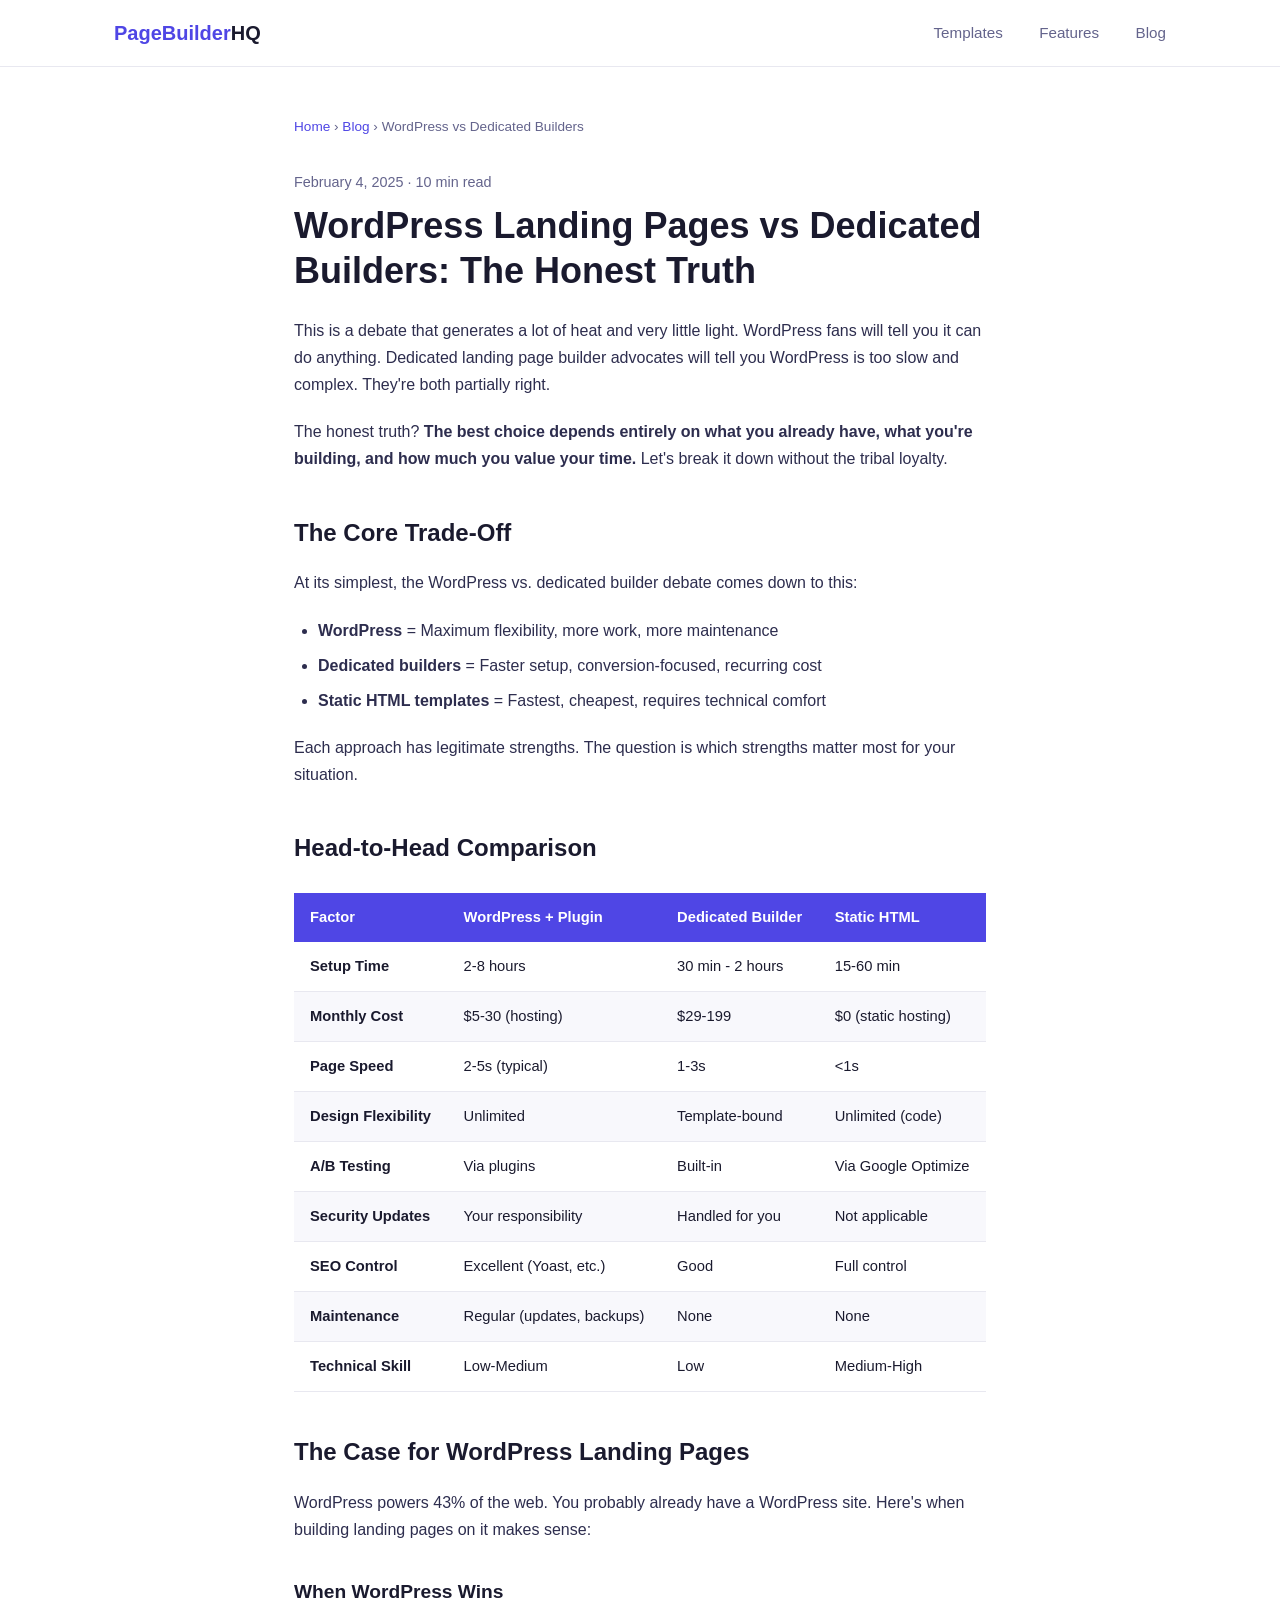
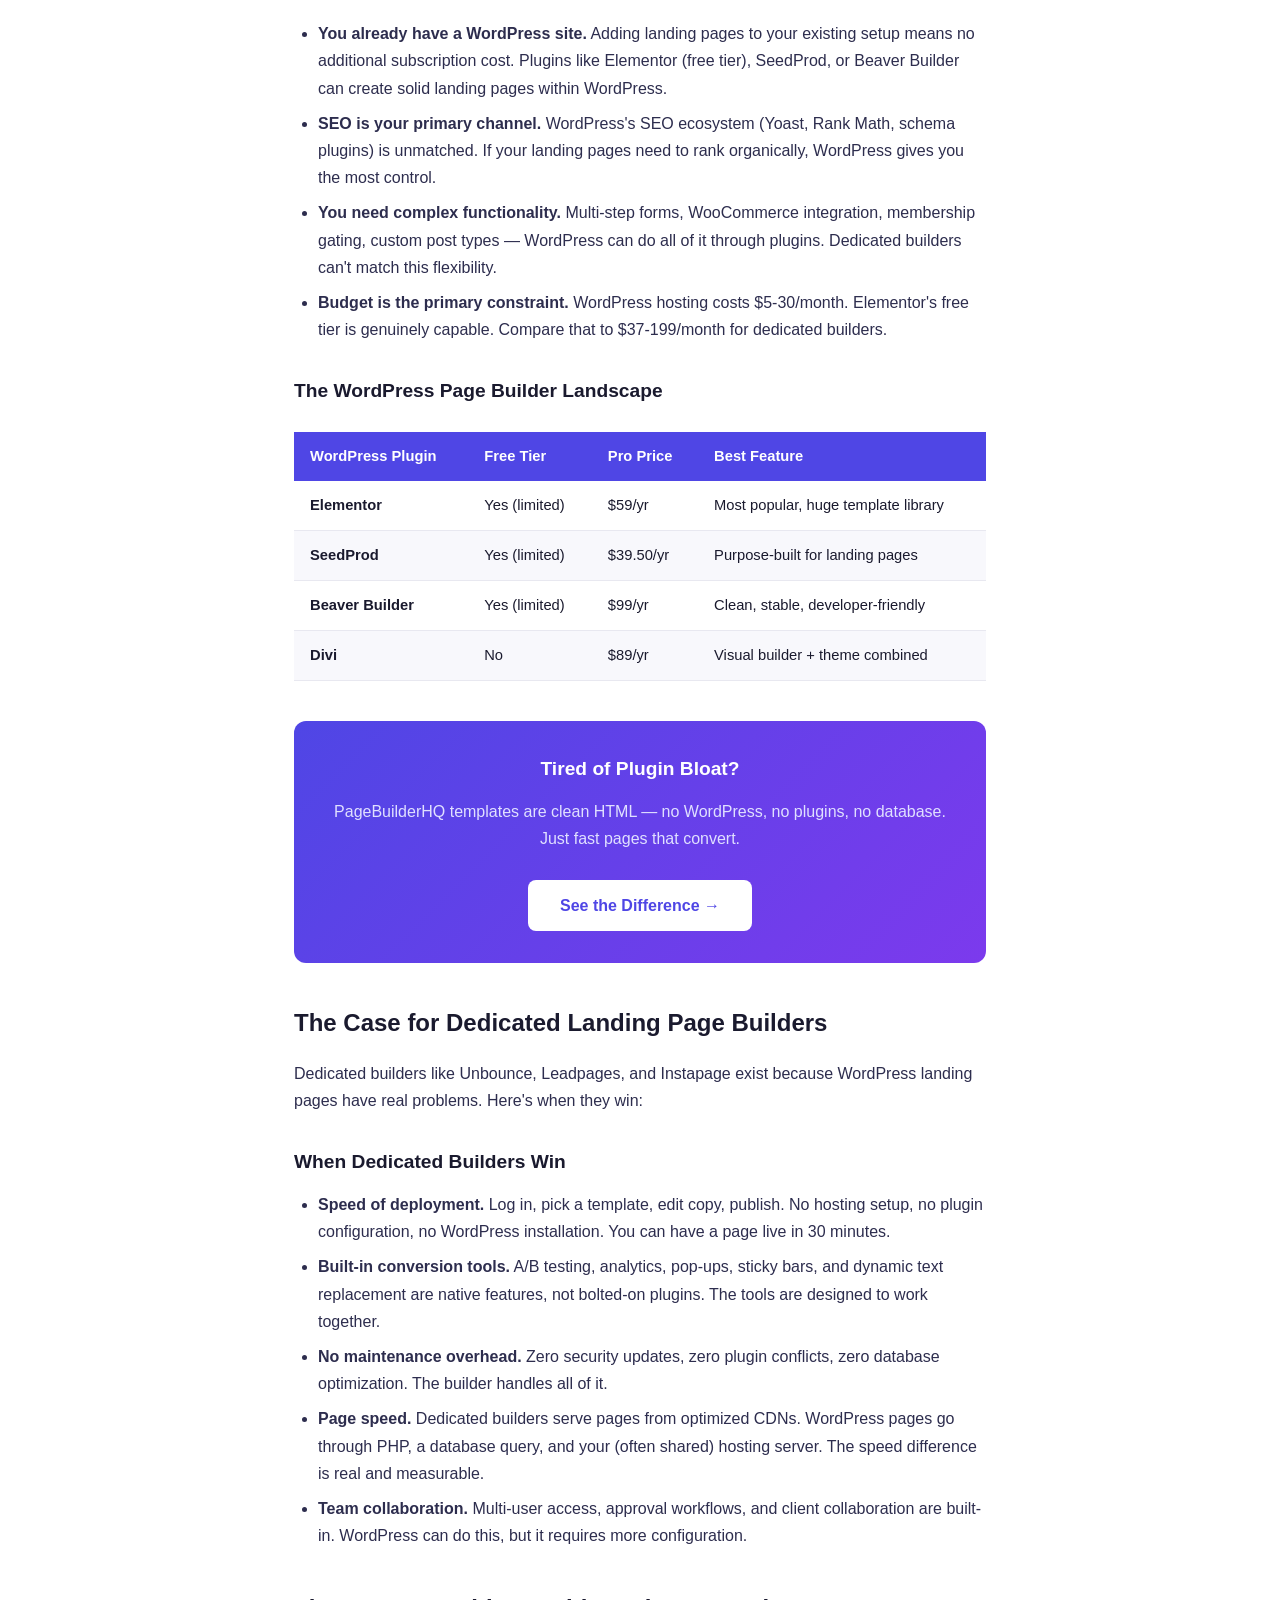
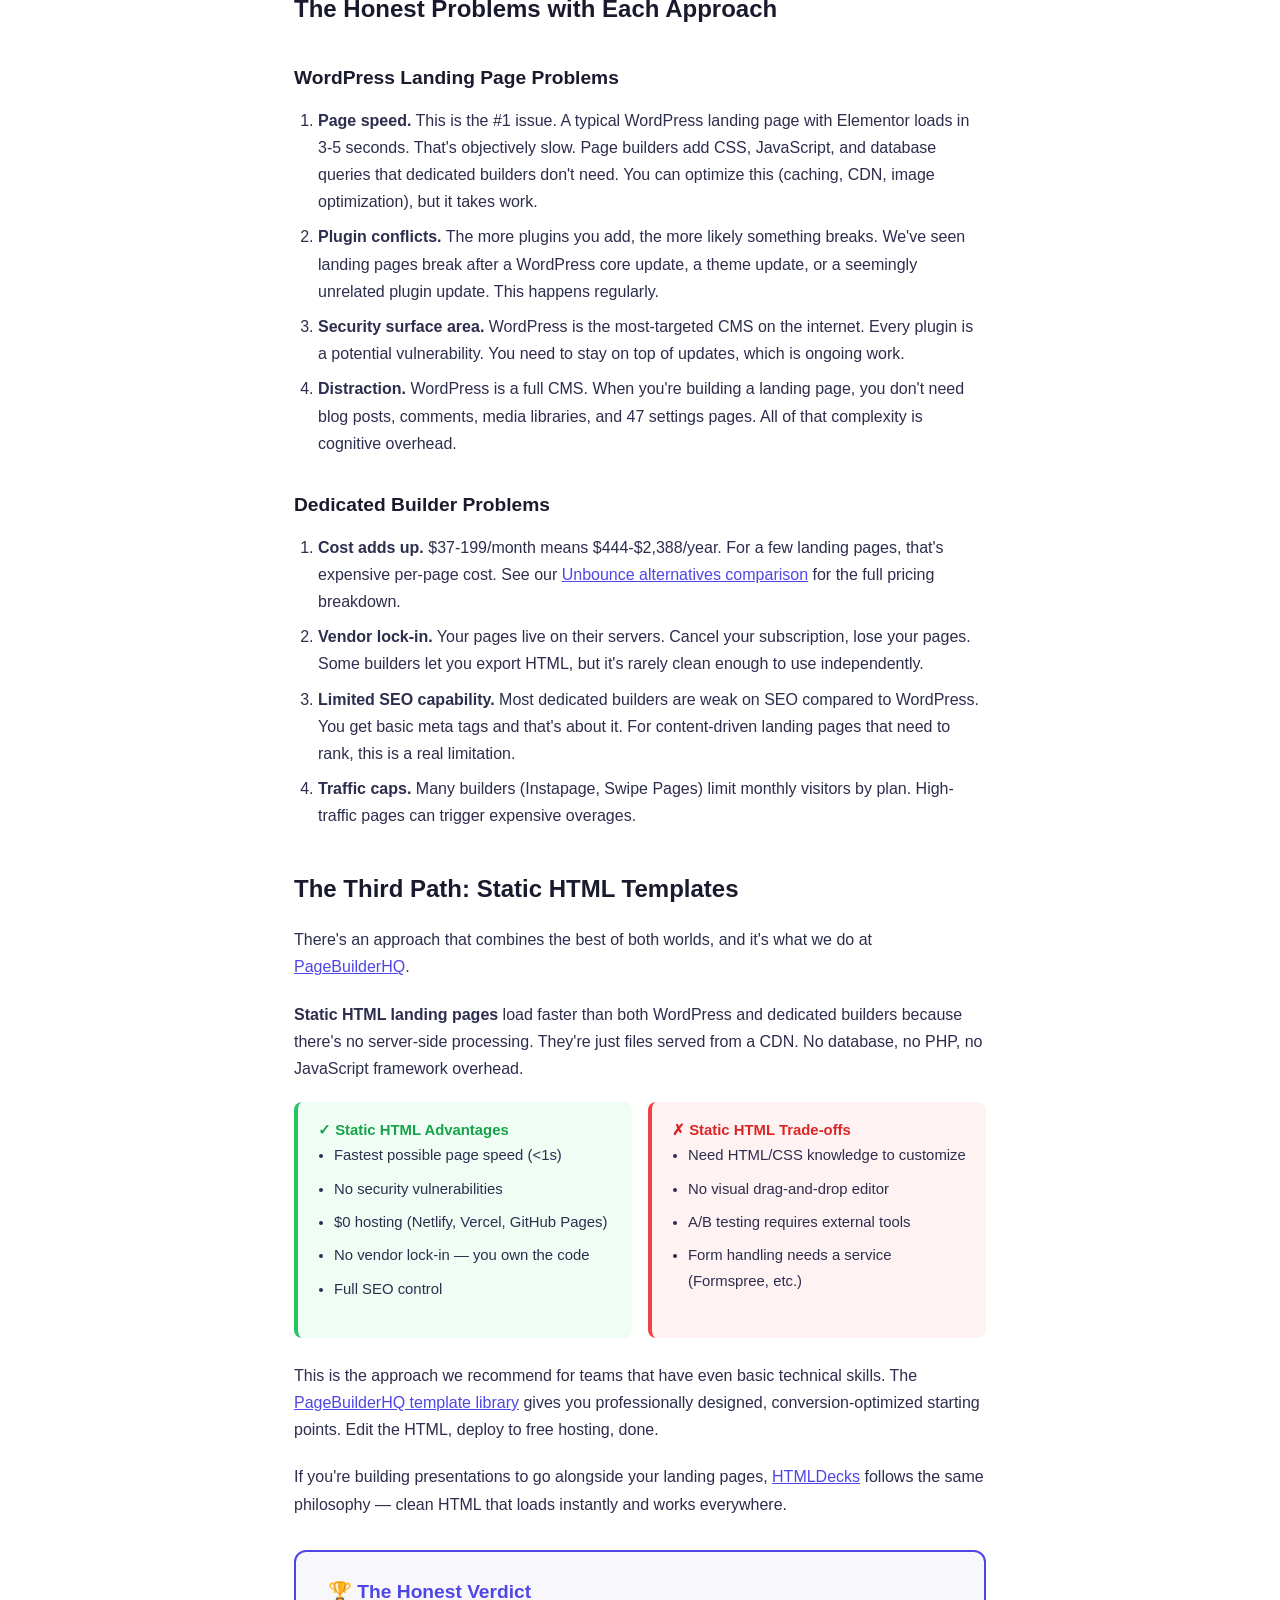
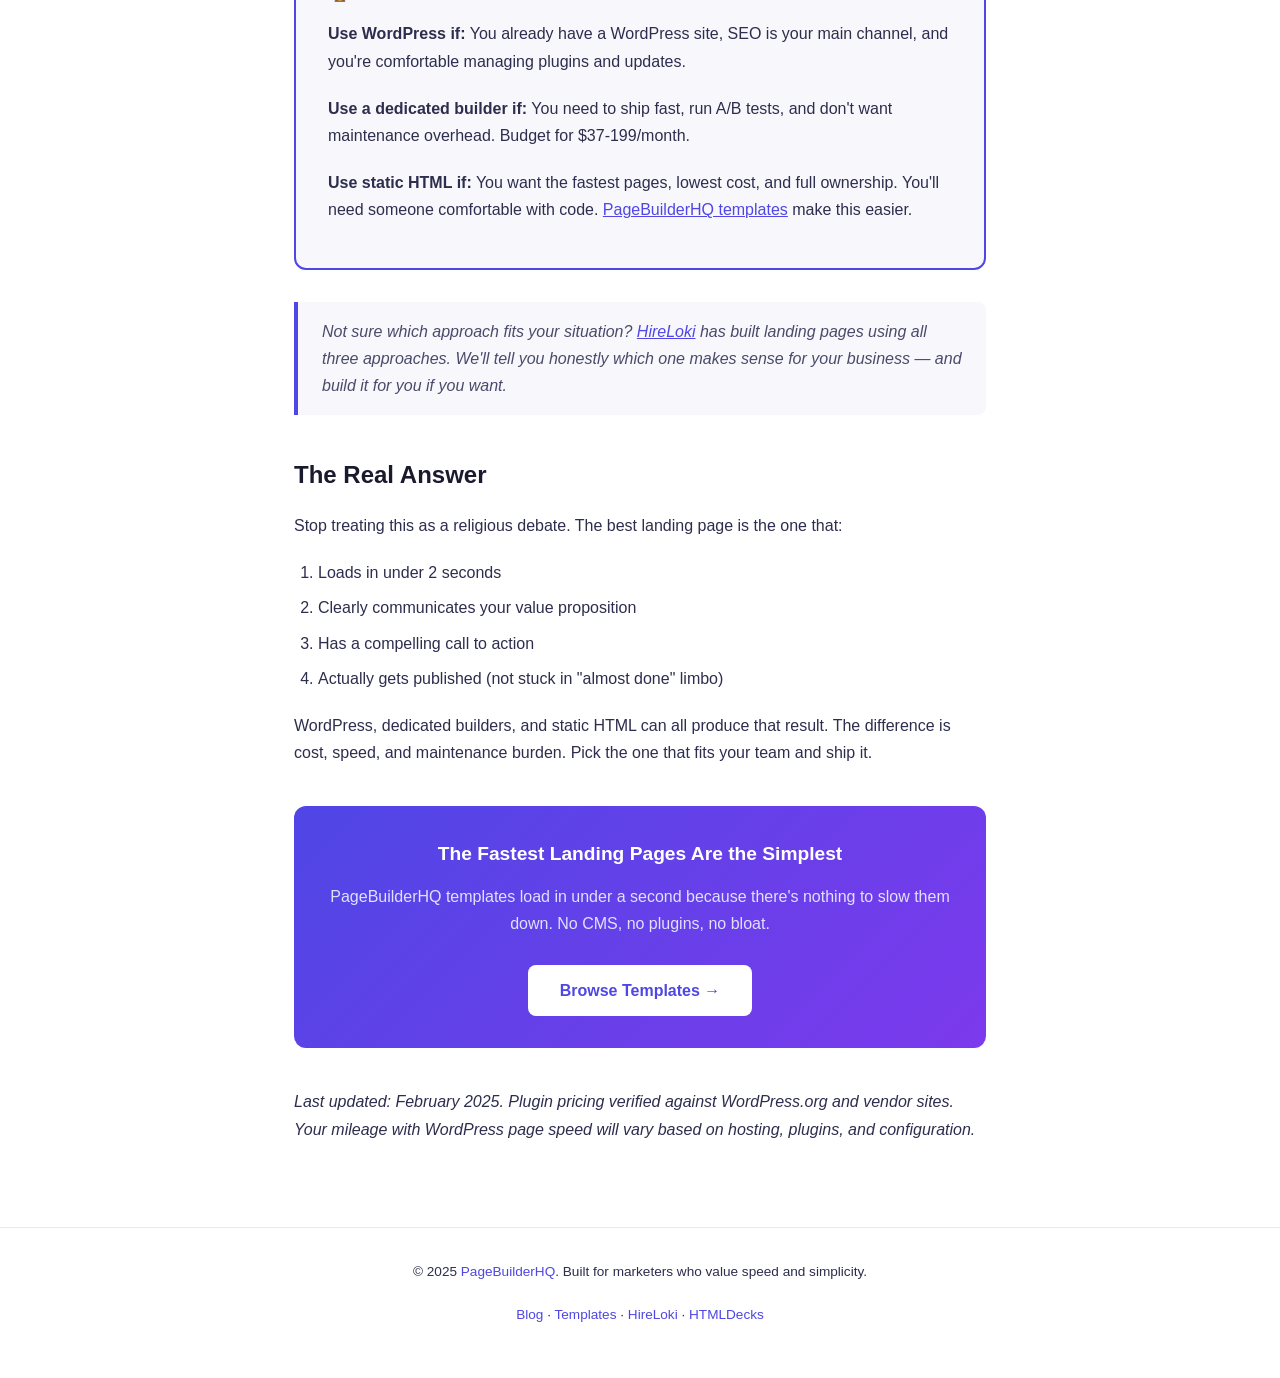
<file: blog/wordpress-vs-dedicated-landing-page-builder.html>
<!DOCTYPE html>
<html lang="en">
<head>
    <meta charset="UTF-8">
    <meta name="viewport" content="width=device-width, initial-scale=1.0">
    <title>WordPress Landing Pages vs Dedicated Builders: The Honest Truth | PageBuilderHQ</title>
    <meta name="description" content="Should you use WordPress or a dedicated landing page builder? Honest comparison of speed, cost, flexibility, and conversions. No hype, just trade-offs.">
    <meta name="keywords" content="wordpress landing page vs dedicated builder, wordpress landing page, landing page builder vs wordpress, elementor landing page">
    <link rel="canonical" href="https://pagebuilderhq.com/blog/wordpress-vs-dedicated-landing-page-builder">

    <!-- Open Graph -->
    <meta property="og:title" content="WordPress Landing Pages vs Dedicated Builders: The Honest Truth">
    <meta property="og:description" content="Should you build landing pages on WordPress or use a dedicated builder? Here's the honest comparison.">
    <meta property="og:type" content="article">
    <meta property="og:url" content="https://pagebuilderhq.com/blog/wordpress-vs-dedicated-landing-page-builder">
    <meta property="og:site_name" content="PageBuilderHQ">

    <!-- Twitter Card -->
    <meta name="twitter:card" content="summary_large_image">
    <meta name="twitter:title" content="WordPress Landing Pages vs Dedicated Builders: The Honest Truth">
    <meta name="twitter:description" content="WordPress vs dedicated landing page builders — the honest comparison nobody else will give you.">

    <!-- Article Schema -->
    <script type="application/ld+json">
    {
        "@context": "https://schema.org",
        "@type": "Article",
        "headline": "WordPress Landing Pages vs Dedicated Builders: The Honest Truth",
        "description": "Should you use WordPress or a dedicated landing page builder? Honest comparison of speed, cost, flexibility, and conversions.",
        "author": {
            "@type": "Organization",
            "name": "PageBuilderHQ"
        },
        "publisher": {
            "@type": "Organization",
            "name": "PageBuilderHQ",
            "url": "https://pagebuilderhq.com"
        },
        "datePublished": "2025-02-04",
        "dateModified": "2025-02-04",
        "mainEntityOfPage": "https://pagebuilderhq.com/blog/wordpress-vs-dedicated-landing-page-builder"
    }
    </script>

    <style>
        * { margin: 0; padding: 0; box-sizing: border-box; }
        body {
            font-family: 'Inter', -apple-system, BlinkMacSystemFont, 'Segoe UI', Roboto, sans-serif;
            line-height: 1.7;
            color: #1a1a2e;
            background: #ffffff;
        }
        header {
            border-bottom: 1px solid #e8e8f0;
            padding: 1rem 0;
            position: sticky;
            top: 0;
            background: #fff;
            z-index: 100;
        }
        .header-inner {
            max-width: 1100px;
            margin: 0 auto;
            padding: 0 1.5rem;
            display: flex;
            align-items: center;
            justify-content: space-between;
        }
        .logo {
            font-size: 1.25rem;
            font-weight: 700;
            color: #4f46e5;
            text-decoration: none;
        }
        .logo span { color: #1a1a2e; }
        nav a {
            color: #64648c;
            text-decoration: none;
            margin-left: 2rem;
            font-size: 0.95rem;
            font-weight: 500;
        }
        nav a:hover { color: #4f46e5; }
        .article-container {
            max-width: 740px;
            margin: 0 auto;
            padding: 3rem 1.5rem 4rem;
        }
        .breadcrumb {
            font-size: 0.85rem;
            color: #64648c;
            margin-bottom: 2rem;
        }
        .breadcrumb a { color: #4f46e5; text-decoration: none; }
        .article-meta {
            font-size: 0.9rem;
            color: #64648c;
            margin-bottom: 0.5rem;
        }
        h1 {
            font-size: 2.25rem;
            line-height: 1.25;
            color: #1a1a2e;
            margin-bottom: 1.5rem;
            font-weight: 800;
        }
        h2 {
            font-size: 1.5rem;
            color: #1a1a2e;
            margin: 2.5rem 0 1rem;
            font-weight: 700;
        }
        h3 {
            font-size: 1.2rem;
            color: #1a1a2e;
            margin: 2rem 0 0.75rem;
            font-weight: 600;
        }
        p { margin-bottom: 1.25rem; color: #2d2d4e; }
        a { color: #4f46e5; }
        ul, ol {
            margin: 0 0 1.25rem 1.5rem;
            color: #2d2d4e;
        }
        li { margin-bottom: 0.5rem; }
        .comparison-table {
            width: 100%;
            border-collapse: collapse;
            margin: 1.5rem 0 2rem;
            font-size: 0.92rem;
        }
        .comparison-table th {
            background: #4f46e5;
            color: #fff;
            padding: 0.75rem 1rem;
            text-align: left;
            font-weight: 600;
        }
        .comparison-table td {
            padding: 0.75rem 1rem;
            border-bottom: 1px solid #e8e8f0;
        }
        .comparison-table tr:nth-child(even) { background: #f8f8fc; }
        .comparison-table tr:hover { background: #f0f0fa; }
        .highlight-row { background: #eef2ff !important; }
        .cta-box {
            background: linear-gradient(135deg, #4f46e5 0%, #7c3aed 100%);
            color: #fff;
            padding: 2rem;
            border-radius: 12px;
            margin: 2.5rem 0;
            text-align: center;
        }
        .cta-box h3 { color: #fff; margin-top: 0; }
        .cta-box p { color: #e0e0ff; }
        .cta-box a.cta-btn {
            display: inline-block;
            background: #fff;
            color: #4f46e5;
            padding: 0.75rem 2rem;
            border-radius: 8px;
            text-decoration: none;
            font-weight: 700;
            margin-top: 0.5rem;
            transition: transform 0.15s;
        }
        .cta-box a.cta-btn:hover { transform: translateY(-2px); }
        .callout {
            background: #f8f8fc;
            border-left: 4px solid #4f46e5;
            padding: 1.25rem 1.5rem;
            margin: 1.5rem 0;
            border-radius: 0 8px 8px 0;
        }
        .callout p { margin-bottom: 0; }
        .pros-cons {
            display: grid;
            grid-template-columns: 1fr 1fr;
            gap: 1rem;
            margin: 1rem 0 1.5rem;
        }
        .pros, .cons {
            padding: 1rem 1.25rem;
            border-radius: 8px;
            font-size: 0.93rem;
        }
        .pros { background: #f0fdf4; border-left: 4px solid #22c55e; }
        .cons { background: #fef2f2; border-left: 4px solid #ef4444; }
        .pros strong { color: #16a34a; }
        .cons strong { color: #dc2626; }
        .pros ul, .cons ul { margin-left: 1rem; }
        blockquote {
            border-left: 4px solid #4f46e5;
            padding: 1rem 1.5rem;
            margin: 1.5rem 0;
            background: #f8f8fc;
            border-radius: 0 8px 8px 0;
            font-style: italic;
            color: #4a4a6a;
        }
        .verdict-box {
            background: #f8f8fc;
            border: 2px solid #4f46e5;
            border-radius: 12px;
            padding: 1.5rem 2rem;
            margin: 2rem 0;
        }
        .verdict-box h3 { color: #4f46e5; margin-top: 0; }
        footer {
            border-top: 1px solid #e8e8f0;
            padding: 2rem 0;
            text-align: center;
            color: #64648c;
            font-size: 0.85rem;
        }
        footer a { color: #4f46e5; text-decoration: none; }
        @media (max-width: 640px) {
            h1 { font-size: 1.75rem; }
            h2 { font-size: 1.3rem; }
            .pros-cons { grid-template-columns: 1fr; }
            .comparison-table { font-size: 0.82rem; }
            .comparison-table th, .comparison-table td { padding: 0.5rem 0.6rem; }
            nav a { margin-left: 1rem; font-size: 0.85rem; }
        }
    </style>
</head>
<body>
    <header>
        <div class="header-inner">
            <a href="https://pagebuilderhq.com" class="logo">PageBuilder<span>HQ</span></a>
            <nav>
                <a href="https://pagebuilderhq.com/#templates">Templates</a>
                <a href="https://pagebuilderhq.com/#features">Features</a>
                <a href="https://pagebuilderhq.com/blog">Blog</a>
            </nav>
        </div>
    </header>

    <article class="article-container">
        <div class="breadcrumb">
            <a href="https://pagebuilderhq.com">Home</a> &rsaquo; <a href="https://pagebuilderhq.com/blog">Blog</a> &rsaquo; WordPress vs Dedicated Builders
        </div>

        <div class="article-meta">February 4, 2025 &middot; 10 min read</div>
        <h1>WordPress Landing Pages vs Dedicated Builders: The Honest Truth</h1>

        <p>This is a debate that generates a lot of heat and very little light. WordPress fans will tell you it can do anything. Dedicated landing page builder advocates will tell you WordPress is too slow and complex. They're both partially right.</p>

        <p>The honest truth? <strong>The best choice depends entirely on what you already have, what you're building, and how much you value your time.</strong> Let's break it down without the tribal loyalty.</p>

        <h2>The Core Trade-Off</h2>

        <p>At its simplest, the WordPress vs. dedicated builder debate comes down to this:</p>

        <ul>
            <li><strong>WordPress</strong> = Maximum flexibility, more work, more maintenance</li>
            <li><strong>Dedicated builders</strong> = Faster setup, conversion-focused, recurring cost</li>
            <li><strong>Static HTML templates</strong> = Fastest, cheapest, requires technical comfort</li>
        </ul>

        <p>Each approach has legitimate strengths. The question is which strengths matter most for your situation.</p>

        <h2>Head-to-Head Comparison</h2>

        <table class="comparison-table">
            <thead>
                <tr>
                    <th>Factor</th>
                    <th>WordPress + Plugin</th>
                    <th>Dedicated Builder</th>
                    <th>Static HTML</th>
                </tr>
            </thead>
            <tbody>
                <tr>
                    <td><strong>Setup Time</strong></td>
                    <td>2-8 hours</td>
                    <td>30 min - 2 hours</td>
                    <td>15-60 min</td>
                </tr>
                <tr>
                    <td><strong>Monthly Cost</strong></td>
                    <td>$5-30 (hosting)</td>
                    <td>$29-199</td>
                    <td>$0 (static hosting)</td>
                </tr>
                <tr>
                    <td><strong>Page Speed</strong></td>
                    <td>2-5s (typical)</td>
                    <td>1-3s</td>
                    <td>&lt;1s</td>
                </tr>
                <tr>
                    <td><strong>Design Flexibility</strong></td>
                    <td>Unlimited</td>
                    <td>Template-bound</td>
                    <td>Unlimited (code)</td>
                </tr>
                <tr>
                    <td><strong>A/B Testing</strong></td>
                    <td>Via plugins</td>
                    <td>Built-in</td>
                    <td>Via Google Optimize</td>
                </tr>
                <tr>
                    <td><strong>Security Updates</strong></td>
                    <td>Your responsibility</td>
                    <td>Handled for you</td>
                    <td>Not applicable</td>
                </tr>
                <tr>
                    <td><strong>SEO Control</strong></td>
                    <td>Excellent (Yoast, etc.)</td>
                    <td>Good</td>
                    <td>Full control</td>
                </tr>
                <tr>
                    <td><strong>Maintenance</strong></td>
                    <td>Regular (updates, backups)</td>
                    <td>None</td>
                    <td>None</td>
                </tr>
                <tr>
                    <td><strong>Technical Skill</strong></td>
                    <td>Low-Medium</td>
                    <td>Low</td>
                    <td>Medium-High</td>
                </tr>
            </tbody>
        </table>

        <h2>The Case for WordPress Landing Pages</h2>

        <p>WordPress powers 43% of the web. You probably already have a WordPress site. Here's when building landing pages on it makes sense:</p>

        <h3>When WordPress Wins</h3>

        <ul>
            <li><strong>You already have a WordPress site.</strong> Adding landing pages to your existing setup means no additional subscription cost. Plugins like Elementor (free tier), SeedProd, or Beaver Builder can create solid landing pages within WordPress.</li>
            <li><strong>SEO is your primary channel.</strong> WordPress's SEO ecosystem (Yoast, Rank Math, schema plugins) is unmatched. If your landing pages need to rank organically, WordPress gives you the most control.</li>
            <li><strong>You need complex functionality.</strong> Multi-step forms, WooCommerce integration, membership gating, custom post types — WordPress can do all of it through plugins. Dedicated builders can't match this flexibility.</li>
            <li><strong>Budget is the primary constraint.</strong> WordPress hosting costs $5-30/month. Elementor's free tier is genuinely capable. Compare that to $37-199/month for dedicated builders.</li>
        </ul>

        <h3>The WordPress Page Builder Landscape</h3>

        <table class="comparison-table">
            <thead>
                <tr>
                    <th>WordPress Plugin</th>
                    <th>Free Tier</th>
                    <th>Pro Price</th>
                    <th>Best Feature</th>
                </tr>
            </thead>
            <tbody>
                <tr>
                    <td><strong>Elementor</strong></td>
                    <td>Yes (limited)</td>
                    <td>$59/yr</td>
                    <td>Most popular, huge template library</td>
                </tr>
                <tr>
                    <td><strong>SeedProd</strong></td>
                    <td>Yes (limited)</td>
                    <td>$39.50/yr</td>
                    <td>Purpose-built for landing pages</td>
                </tr>
                <tr>
                    <td><strong>Beaver Builder</strong></td>
                    <td>Yes (limited)</td>
                    <td>$99/yr</td>
                    <td>Clean, stable, developer-friendly</td>
                </tr>
                <tr>
                    <td><strong>Divi</strong></td>
                    <td>No</td>
                    <td>$89/yr</td>
                    <td>Visual builder + theme combined</td>
                </tr>
            </tbody>
        </table>

        <div class="cta-box">
            <h3>Tired of Plugin Bloat?</h3>
            <p>PageBuilderHQ templates are clean HTML — no WordPress, no plugins, no database. Just fast pages that convert.</p>
            <a href="https://pagebuilderhq.com/#templates" class="cta-btn">See the Difference →</a>
        </div>

        <h2>The Case for Dedicated Landing Page Builders</h2>

        <p>Dedicated builders like Unbounce, Leadpages, and Instapage exist because WordPress landing pages have real problems. Here's when they win:</p>

        <h3>When Dedicated Builders Win</h3>

        <ul>
            <li><strong>Speed of deployment.</strong> Log in, pick a template, edit copy, publish. No hosting setup, no plugin configuration, no WordPress installation. You can have a page live in 30 minutes.</li>
            <li><strong>Built-in conversion tools.</strong> A/B testing, analytics, pop-ups, sticky bars, and dynamic text replacement are native features, not bolted-on plugins. The tools are designed to work together.</li>
            <li><strong>No maintenance overhead.</strong> Zero security updates, zero plugin conflicts, zero database optimization. The builder handles all of it.</li>
            <li><strong>Page speed.</strong> Dedicated builders serve pages from optimized CDNs. WordPress pages go through PHP, a database query, and your (often shared) hosting server. The speed difference is real and measurable.</li>
            <li><strong>Team collaboration.</strong> Multi-user access, approval workflows, and client collaboration are built-in. WordPress can do this, but it requires more configuration.</li>
        </ul>

        <h2>The Honest Problems with Each Approach</h2>

        <h3>WordPress Landing Page Problems</h3>

        <ol>
            <li><strong>Page speed.</strong> This is the #1 issue. A typical WordPress landing page with Elementor loads in 3-5 seconds. That's objectively slow. Page builders add CSS, JavaScript, and database queries that dedicated builders don't need. You can optimize this (caching, CDN, image optimization), but it takes work.</li>
            <li><strong>Plugin conflicts.</strong> The more plugins you add, the more likely something breaks. We've seen landing pages break after a WordPress core update, a theme update, or a seemingly unrelated plugin update. This happens regularly.</li>
            <li><strong>Security surface area.</strong> WordPress is the most-targeted CMS on the internet. Every plugin is a potential vulnerability. You need to stay on top of updates, which is ongoing work.</li>
            <li><strong>Distraction.</strong> WordPress is a full CMS. When you're building a landing page, you don't need blog posts, comments, media libraries, and 47 settings pages. All of that complexity is cognitive overhead.</li>
        </ol>

        <h3>Dedicated Builder Problems</h3>

        <ol>
            <li><strong>Cost adds up.</strong> $37-199/month means $444-$2,388/year. For a few landing pages, that's expensive per-page cost. See our <a href="https://pagebuilderhq.com/blog/unbounce-alternatives-cheaper">Unbounce alternatives comparison</a> for the full pricing breakdown.</li>
            <li><strong>Vendor lock-in.</strong> Your pages live on their servers. Cancel your subscription, lose your pages. Some builders let you export HTML, but it's rarely clean enough to use independently.</li>
            <li><strong>Limited SEO capability.</strong> Most dedicated builders are weak on SEO compared to WordPress. You get basic meta tags and that's about it. For content-driven landing pages that need to rank, this is a real limitation.</li>
            <li><strong>Traffic caps.</strong> Many builders (Instapage, Swipe Pages) limit monthly visitors by plan. High-traffic pages can trigger expensive overages.</li>
        </ol>

        <h2>The Third Path: Static HTML Templates</h2>

        <p>There's an approach that combines the best of both worlds, and it's what we do at <a href="https://pagebuilderhq.com">PageBuilderHQ</a>.</p>

        <p><strong>Static HTML landing pages</strong> load faster than both WordPress and dedicated builders because there's no server-side processing. They're just files served from a CDN. No database, no PHP, no JavaScript framework overhead.</p>

        <div class="pros-cons">
            <div class="pros">
                <strong>✓ Static HTML Advantages</strong>
                <ul>
                    <li>Fastest possible page speed (&lt;1s)</li>
                    <li>No security vulnerabilities</li>
                    <li>$0 hosting (Netlify, Vercel, GitHub Pages)</li>
                    <li>No vendor lock-in — you own the code</li>
                    <li>Full SEO control</li>
                </ul>
            </div>
            <div class="cons">
                <strong>✗ Static HTML Trade-offs</strong>
                <ul>
                    <li>Need HTML/CSS knowledge to customize</li>
                    <li>No visual drag-and-drop editor</li>
                    <li>A/B testing requires external tools</li>
                    <li>Form handling needs a service (Formspree, etc.)</li>
                </ul>
            </div>
        </div>

        <p>This is the approach we recommend for teams that have even basic technical skills. The <a href="https://pagebuilderhq.com/#templates">PageBuilderHQ template library</a> gives you professionally designed, conversion-optimized starting points. Edit the HTML, deploy to free hosting, done.</p>

        <p>If you're building presentations to go alongside your landing pages, <a href="https://htmldecks.com">HTMLDecks</a> follows the same philosophy — clean HTML that loads instantly and works everywhere.</p>

        <div class="verdict-box">
            <h3>🏆 The Honest Verdict</h3>
            <p><strong>Use WordPress if:</strong> You already have a WordPress site, SEO is your main channel, and you're comfortable managing plugins and updates.</p>
            <p><strong>Use a dedicated builder if:</strong> You need to ship fast, run A/B tests, and don't want maintenance overhead. Budget for $37-199/month.</p>
            <p><strong>Use static HTML if:</strong> You want the fastest pages, lowest cost, and full ownership. You'll need someone comfortable with code. <a href="https://pagebuilderhq.com">PageBuilderHQ templates</a> make this easier.</p>
        </div>

        <blockquote>
            Not sure which approach fits your situation? <a href="https://hireloki.com" style="color: #4f46e5;">HireLoki</a> has built landing pages using all three approaches. We'll tell you honestly which one makes sense for your business — and build it for you if you want.
        </blockquote>

        <h2>The Real Answer</h2>

        <p>Stop treating this as a religious debate. The best landing page is the one that:</p>

        <ol>
            <li>Loads in under 2 seconds</li>
            <li>Clearly communicates your value proposition</li>
            <li>Has a compelling call to action</li>
            <li>Actually gets published (not stuck in "almost done" limbo)</li>
        </ol>

        <p>WordPress, dedicated builders, and static HTML can all produce that result. The difference is cost, speed, and maintenance burden. Pick the one that fits your team and ship it.</p>

        <div class="cta-box">
            <h3>The Fastest Landing Pages Are the Simplest</h3>
            <p>PageBuilderHQ templates load in under a second because there's nothing to slow them down. No CMS, no plugins, no bloat.</p>
            <a href="https://pagebuilderhq.com/#templates" class="cta-btn">Browse Templates →</a>
        </div>

        <p><em>Last updated: February 2025. Plugin pricing verified against WordPress.org and vendor sites. Your mileage with WordPress page speed will vary based on hosting, plugins, and configuration.</em></p>
    </article>

    <footer>
        <p>&copy; 2025 <a href="https://pagebuilderhq.com">PageBuilderHQ</a>. Built for marketers who value speed and simplicity.</p>
        <p style="margin-top: 0.5rem;">
            <a href="https://pagebuilderhq.com/blog">Blog</a> &middot;
            <a href="https://pagebuilderhq.com/#templates">Templates</a> &middot;
            <a href="https://hireloki.com">HireLoki</a> &middot;
            <a href="https://htmldecks.com">HTMLDecks</a>
        </p>
    </footer>
</body>
</html>
</file>
<file: styles.css>
/* ================================================================
   PageBuilderHQ — styles.css
   Landing pages that don't look like landing pages.
   ================================================================ */

/* ============================
   0. Custom Properties
   ============================ */
:root {
  /* Dark palette */
  --dark-1: #07080e;
  --dark-2: #0c0e18;
  --dark-3: #14162a;
  --dark-4: #1c1f36;

  /* Light palette */
  --light-1: #f5f3ee;
  --light-2: #eae7e0;
  --light-3: #ddd9cf;

  /* Accent */
  --accent: #ff5c3a;
  --accent-soft: #ff8c6b;
  --accent-glow: rgba(255, 92, 58, 0.12);
  --accent-glow-strong: rgba(255, 92, 58, 0.25);

  /* Secondary */
  --teal: #3dd6c8;
  --teal-glow: rgba(61, 214, 200, 0.1);

  /* Text */
  --text-light: #e5e3de;
  --text-light-muted: rgba(229, 227, 222, 0.45);
  --text-dark: #1a1a1a;
  --text-dark-muted: #7a7a7a;

  /* Spacing */
  --section-pad: clamp(80px, 12vh, 140px);
  --container-max: 1200px;
  --container-pad: clamp(24px, 5vw, 60px);
}

/* ============================
   1. Reset & Base
   ============================ */
*, *::before, *::after {
  box-sizing: border-box;
  margin: 0;
  padding: 0;
}

html {
  scroll-behavior: smooth;
  overflow-x: hidden;
  -webkit-text-size-adjust: 100%;
}

body {
  font-family: 'DM Sans', -apple-system, BlinkMacSystemFont, 'Segoe UI', sans-serif;
  background: var(--dark-1);
  color: var(--text-light);
  -webkit-font-smoothing: antialiased;
  -moz-osx-font-smoothing: grayscale;
  line-height: 1.6;
}

img { max-width: 100%; height: auto; display: block; }
a { color: inherit; text-decoration: none; }
button { cursor: pointer; border: none; background: none; font-family: inherit; }

::selection {
  background: var(--accent);
  color: #fff;
}

/* ============================
   2. Typography
   ============================ */
h1, h2, h3, h4, h5, h6 {
  font-family: 'Space Grotesk', -apple-system, sans-serif;
  font-weight: 700;
  line-height: 1.05;
  letter-spacing: -0.02em;
}

/* ============================
   3. Layout
   ============================ */
.container {
  max-width: var(--container-max);
  margin: 0 auto;
  padding: 0 var(--container-pad);
}

.section {
  position: relative;
  padding: var(--section-pad) 0;
  overflow: hidden;
}

/* ============================
   4. Scroll Progress
   ============================ */
.scroll-progress {
  position: fixed;
  top: 0;
  left: 0;
  width: 0%;
  height: 2px;
  background: linear-gradient(90deg, var(--accent), var(--accent-soft));
  z-index: 1000;
  transition: width 0.15s ease-out;
}

/* ============================
   5. Navigation
   ============================ */
.nav {
  position: fixed;
  top: 0;
  left: 0;
  right: 0;
  z-index: 900;
  padding: 0 var(--container-pad);
  transition: background 0.4s ease, backdrop-filter 0.4s ease, box-shadow 0.4s ease;
}

.nav--scrolled {
  background: rgba(7, 8, 14, 0.85);
  backdrop-filter: blur(20px);
  -webkit-backdrop-filter: blur(20px);
  box-shadow: 0 1px 0 rgba(255, 255, 255, 0.05);
}

.nav__inner {
  max-width: var(--container-max);
  margin: 0 auto;
  display: flex;
  align-items: center;
  justify-content: space-between;
  height: 72px;
}

.nav__logo {
  font-family: 'Space Grotesk', sans-serif;
  font-weight: 700;
  font-size: 1.2rem;
  letter-spacing: -0.02em;
  color: var(--text-light);
  display: flex;
  align-items: center;
  gap: 10px;
}

.nav__logo svg {
  width: 28px;
  height: 28px;
}

.nav__links {
  display: flex;
  align-items: center;
  gap: 32px;
}

.nav__links a {
  font-size: 0.9rem;
  font-weight: 500;
  color: var(--text-light-muted);
  transition: color 0.25s ease;
}

.nav__links a:hover {
  color: var(--text-light);
}

.nav__cta {
  display: inline-flex;
  align-items: center;
  gap: 6px;
  padding: 10px 22px;
  background: var(--accent);
  color: #fff;
  font-size: 0.85rem;
  font-weight: 600;
  border-radius: 8px;
  transition: background 0.25s ease, transform 0.25s ease;
}

.nav__cta:hover {
  background: var(--accent-soft);
  color: #fff;
  transform: translateY(-1px);
}

.nav__cta svg {
  width: 14px;
  height: 14px;
}

/* Mobile nav toggle */
.nav__toggle {
  display: none;
  width: 32px;
  height: 32px;
  flex-direction: column;
  align-items: center;
  justify-content: center;
  gap: 5px;
}

.nav__toggle span {
  display: block;
  width: 20px;
  height: 2px;
  background: var(--text-light);
  border-radius: 2px;
  transition: transform 0.3s ease, opacity 0.3s ease;
}

.nav__toggle--active span:nth-child(1) {
  transform: rotate(45deg) translate(2.5px, 2.5px);
}
.nav__toggle--active span:nth-child(2) {
  opacity: 0;
}
.nav__toggle--active span:nth-child(3) {
  transform: rotate(-45deg) translate(2.5px, -2.5px);
}

/* Mobile menu overlay */
.nav__mobile {
  display: none;
  position: fixed;
  inset: 0;
  background: rgba(7, 8, 14, 0.97);
  backdrop-filter: blur(30px);
  z-index: 899;
  flex-direction: column;
  align-items: center;
  justify-content: center;
  gap: 32px;
}

.nav__mobile--open {
  display: flex;
}

.nav__mobile a {
  font-family: 'Space Grotesk', sans-serif;
  font-size: 1.5rem;
  font-weight: 600;
  color: var(--text-light);
  transition: color 0.25s;
}

.nav__mobile a:hover {
  color: var(--accent);
}

/* ============================
   6. Hero
   ============================ */
.section--hero {
  min-height: 100vh;
  display: flex;
  align-items: center;
  padding-top: 120px;
  padding-bottom: 80px;
  background:
    radial-gradient(ellipse 70% 50% at 65% 35%, rgba(255, 92, 58, 0.07) 0%, transparent 60%),
    radial-gradient(ellipse 50% 40% at 25% 65%, rgba(61, 214, 200, 0.04) 0%, transparent 60%),
    radial-gradient(ellipse 40% 30% at 80% 80%, rgba(100, 80, 200, 0.03) 0%, transparent 60%),
    linear-gradient(180deg, var(--dark-1) 0%, var(--dark-2) 100%);
}

/* Subtle grain texture */
.section--hero::before {
  content: '';
  position: absolute;
  inset: 0;
  background: repeating-linear-gradient(
    0deg,
    transparent, transparent 2px,
    rgba(255, 255, 255, 0.008) 2px, rgba(255, 255, 255, 0.008) 4px
  );
  pointer-events: none;
  z-index: 1;
}

/* Corner ornaments */
.section--hero::after {
  content: '';
  position: absolute;
  top: 100px;
  right: var(--container-pad);
  width: 80px;
  height: 80px;
  border-right: 1px solid rgba(255, 92, 58, 0.15);
  border-top: 1px solid rgba(255, 92, 58, 0.15);
  pointer-events: none;
  z-index: 2;
}

.hero__corner {
  position: absolute;
  bottom: 60px;
  left: var(--container-pad);
  width: 80px;
  height: 80px;
  border-left: 1px solid rgba(255, 92, 58, 0.15);
  border-bottom: 1px solid rgba(255, 92, 58, 0.15);
  pointer-events: none;
  z-index: 2;
}

.hero__content {
  position: relative;
  z-index: 5;
  max-width: 820px;
}

.hero__eyebrow {
  display: inline-flex;
  align-items: center;
  gap: 8px;
  font-size: 0.8rem;
  font-weight: 600;
  text-transform: uppercase;
  letter-spacing: 0.15em;
  color: var(--accent);
  margin-bottom: 32px;
  opacity: 0;
  transform: translateY(15px);
  animation: fadeUp 0.8s ease 0.2s forwards;
}

.hero__eyebrow-dot {
  width: 6px;
  height: 6px;
  border-radius: 50%;
  background: var(--accent);
  box-shadow: 0 0 8px var(--accent-glow-strong);
}

.hero__title {
  font-size: clamp(3rem, 8vw, 5.5rem);
  color: var(--text-light);
  margin-bottom: 28px;
  line-height: 1.02;
  opacity: 0;
  transform: translateY(20px);
  animation: fadeUp 0.8s ease 0.4s forwards;
}

.hero__title-accent {
  color: var(--accent);
}

.hero__rule {
  width: 80px;
  height: 2px;
  background: linear-gradient(90deg, var(--accent), transparent);
  margin-bottom: 28px;
  opacity: 0;
  animation: fadeUp 0.8s ease 0.5s forwards;
}

.hero__subtitle {
  font-size: clamp(1.1rem, 2.2vw, 1.35rem);
  color: var(--text-light-muted);
  max-width: 540px;
  line-height: 1.7;
  margin-bottom: 44px;
  opacity: 0;
  transform: translateY(15px);
  animation: fadeUp 0.8s ease 0.6s forwards;
}

.hero__actions {
  display: flex;
  gap: 16px;
  align-items: center;
  opacity: 0;
  transform: translateY(15px);
  animation: fadeUp 0.8s ease 0.8s forwards;
}

.hero__scroll {
  position: absolute;
  bottom: 40px;
  left: 50%;
  transform: translateX(-50%);
  display: flex;
  flex-direction: column;
  align-items: center;
  gap: 8px;
  z-index: 5;
  opacity: 0;
  animation: fadeUp 0.8s ease 1.2s forwards;
}

.hero__scroll-text {
  font-size: 0.7rem;
  text-transform: uppercase;
  letter-spacing: 0.2em;
  color: var(--text-light-muted);
}

.hero__scroll-line {
  width: 1px;
  height: 40px;
  background: linear-gradient(180deg, var(--accent), transparent);
  animation: scrollPulse 2s ease infinite;
}

@keyframes scrollPulse {
  0%, 100% { opacity: 0.3; transform: scaleY(0.7); }
  50% { opacity: 1; transform: scaleY(1); }
}

/* ============================
   7. Problem Section
   ============================ */
.section--problem {
  background: var(--light-1);
  color: var(--text-dark);
  position: relative;
}

/* Accent top edge */
.section--problem::before {
  content: '';
  position: absolute;
  top: 0;
  left: 0;
  right: 0;
  height: 3px;
  background: linear-gradient(90deg, var(--accent), var(--accent-soft), transparent);
}

.problem__layout {
  display: grid;
  grid-template-columns: 1fr 1.4fr;
  gap: clamp(40px, 8vw, 100px);
  align-items: start;
}

.problem__label {
  font-size: 0.75rem;
  font-weight: 600;
  text-transform: uppercase;
  letter-spacing: 0.2em;
  color: var(--accent);
  margin-bottom: 20px;
}

.problem__heading {
  font-size: clamp(2.2rem, 5vw, 3.8rem);
  color: var(--text-dark);
  line-height: 1.05;
  position: sticky;
  top: 120px;
}

.problem__heading-line {
  width: 50px;
  height: 3px;
  background: var(--accent);
  margin-top: 24px;
}

.problem__items {
  display: flex;
  flex-direction: column;
  gap: 0;
}

.problem__item {
  padding: 32px 0;
  border-bottom: 1px solid rgba(26, 26, 26, 0.1);
  display: grid;
  grid-template-columns: 48px 1fr;
  gap: 20px;
  align-items: start;
}

.problem__item:first-child {
  padding-top: 0;
}

.problem__icon {
  width: 48px;
  height: 48px;
  border-radius: 12px;
  background: rgba(255, 92, 58, 0.08);
  display: flex;
  align-items: center;
  justify-content: center;
  flex-shrink: 0;
}

.problem__icon svg {
  width: 22px;
  height: 22px;
  color: var(--accent);
}

.problem__item-title {
  font-family: 'Space Grotesk', sans-serif;
  font-size: 1.15rem;
  font-weight: 600;
  color: var(--text-dark);
  margin-bottom: 6px;
}

.problem__item-text {
  font-size: 1rem;
  color: var(--text-dark-muted);
  line-height: 1.65;
}

/* ============================
   8. How It Works
   ============================ */
.section--how {
  background:
    radial-gradient(ellipse 60% 40% at 30% 50%, rgba(61, 214, 200, 0.04) 0%, transparent 60%),
    linear-gradient(180deg, var(--dark-2) 0%, var(--dark-1) 100%);
  position: relative;
}

/* Corner ornaments */
.section--how .corner-tl,
.section--how .corner-br {
  position: absolute;
  width: 60px;
  height: 60px;
  pointer-events: none;
}

.section--how .corner-tl {
  top: 40px;
  left: var(--container-pad);
  border-left: 1px solid rgba(61, 214, 200, 0.15);
  border-top: 1px solid rgba(61, 214, 200, 0.15);
}

.section--how .corner-br {
  bottom: 40px;
  right: var(--container-pad);
  border-right: 1px solid rgba(61, 214, 200, 0.15);
  border-bottom: 1px solid rgba(61, 214, 200, 0.15);
}

.how__header {
  text-align: center;
  margin-bottom: clamp(60px, 8vh, 100px);
}

.how__label {
  font-size: 0.75rem;
  font-weight: 600;
  text-transform: uppercase;
  letter-spacing: 0.2em;
  color: var(--teal);
  margin-bottom: 20px;
}

.how__title {
  font-size: clamp(2.2rem, 5vw, 3.5rem);
  color: var(--text-light);
}

.how__steps {
  display: flex;
  flex-direction: column;
  gap: 0;
  max-width: 880px;
  margin: 0 auto;
}

.how__step {
  display: grid;
  grid-template-columns: 80px 1fr;
  gap: 32px;
  padding: 48px 0;
  border-bottom: 1px solid rgba(255, 255, 255, 0.06);
  align-items: start;
}

.how__step:last-child {
  border-bottom: none;
}

.how__step-number {
  font-family: 'Space Grotesk', sans-serif;
  font-size: clamp(3rem, 5vw, 4rem);
  font-weight: 700;
  color: rgba(255, 255, 255, 0.06);
  line-height: 1;
}

.how__step-content {
  padding-top: 4px;
}

.how__step-title {
  font-size: clamp(1.3rem, 2.5vw, 1.8rem);
  color: var(--text-light);
  margin-bottom: 12px;
}

.how__step-text {
  font-size: 1.05rem;
  color: var(--text-light-muted);
  line-height: 1.7;
  max-width: 520px;
}

.how__step-tag {
  display: inline-flex;
  align-items: center;
  gap: 6px;
  margin-top: 16px;
  padding: 6px 14px;
  border-radius: 100px;
  font-size: 0.78rem;
  font-weight: 600;
  border: 1px solid rgba(61, 214, 200, 0.2);
  color: var(--teal);
}

.how__step-tag svg {
  width: 14px;
  height: 14px;
}

/* ============================
   9. Templates Section
   ============================ */
.section--templates {
  background: linear-gradient(180deg, var(--dark-1) 0%, var(--dark-3) 50%, var(--dark-1) 100%);
  position: relative;
}

.templates__header {
  text-align: center;
  margin-bottom: clamp(50px, 7vh, 80px);
}

.templates__label {
  font-size: 0.75rem;
  font-weight: 600;
  text-transform: uppercase;
  letter-spacing: 0.2em;
  color: var(--accent);
  margin-bottom: 20px;
}

.templates__title {
  font-size: clamp(2.2rem, 5vw, 3.5rem);
  color: var(--text-light);
  margin-bottom: 16px;
}

.templates__subtitle {
  font-size: 1.1rem;
  color: var(--text-light-muted);
  max-width: 500px;
  margin: 0 auto;
  line-height: 1.65;
}

.templates__grid {
  display: grid;
  grid-template-columns: repeat(3, 1fr);
  gap: 24px;
}

.template-card {
  border-radius: 16px;
  overflow: hidden;
  background: var(--dark-2);
  border: 1px solid rgba(255, 255, 255, 0.06);
  transition: transform 0.4s cubic-bezier(0.25, 0.46, 0.45, 0.94), box-shadow 0.4s ease, border-color 0.4s ease;
}

.template-card:hover {
  transform: translateY(-6px);
  border-color: rgba(255, 255, 255, 0.12);
  box-shadow: 0 20px 60px rgba(0, 0, 0, 0.4), 0 0 40px var(--accent-glow);
}

.template-card__preview {
  height: 200px;
  position: relative;
  overflow: hidden;
  display: flex;
  flex-direction: column;
  padding: 20px;
}

/* Individual template themes */
.template-card__preview--midnight {
  background: linear-gradient(135deg, #0c1222 0%, #162040 100%);
}

.template-card__preview--midnight .tp__badge {
  font-size: 0.45rem;
  text-transform: uppercase;
  letter-spacing: 0.2em;
  color: #d4a853;
  margin-bottom: 6px;
}

.template-card__preview--midnight .tp__title {
  font-family: 'Space Grotesk', sans-serif;
  font-size: 1.3rem;
  font-weight: 700;
  color: #d4a853;
  margin-bottom: 4px;
}

.template-card__preview--midnight .tp__sub {
  font-size: 0.55rem;
  color: rgba(240, 236, 228, 0.4);
  font-style: italic;
}

.template-card__preview--midnight .tp__rule {
  width: 40px;
  height: 1px;
  background: linear-gradient(90deg, #d4a853, transparent);
  margin-top: 12px;
}

.template-card__preview--clean {
  background: #ffffff;
}

.template-card__preview--clean .tp__logo {
  font-size: 0.5rem;
  font-weight: 700;
  color: #0066ff;
  text-transform: uppercase;
  letter-spacing: 0.1em;
  margin-bottom: 16px;
}

.template-card__preview--clean .tp__title {
  font-family: 'Space Grotesk', sans-serif;
  font-size: 1.4rem;
  font-weight: 800;
  color: #0f172a;
  line-height: 1.1;
  margin-bottom: 8px;
}

.template-card__preview--clean .tp__sub {
  font-size: 0.55rem;
  color: #64748b;
}

.template-card__preview--clean .tp__btn {
  margin-top: 14px;
  display: inline-block;
  padding: 4px 12px;
  background: #0066ff;
  color: #fff;
  font-size: 0.45rem;
  font-weight: 700;
  border-radius: 4px;
}

.template-card__preview--bold {
  background: #0a0a0a;
}

.template-card__preview--bold .tp__num {
  font-size: 0.5rem;
  font-weight: 700;
  color: #737373;
  letter-spacing: 0.1em;
  margin-bottom: 12px;
}

.template-card__preview--bold .tp__title {
  font-family: 'Space Grotesk', sans-serif;
  font-size: 1.8rem;
  font-weight: 700;
  color: #ffffff;
  text-transform: uppercase;
  line-height: 0.95;
  letter-spacing: 0.02em;
}

.template-card__preview--bold .tp__company {
  font-size: 0.45rem;
  text-transform: uppercase;
  letter-spacing: 0.15em;
  color: #737373;
  margin-top: 14px;
}

.template-card__preview--gradient {
  background: linear-gradient(135deg, #0f0c29, #302b63, #24243e);
}

.template-card__preview--gradient .tp__eyebrow {
  font-size: 0.45rem;
  color: rgba(255, 255, 255, 0.5);
  margin-bottom: 8px;
}

.template-card__preview--gradient .tp__title {
  font-family: 'Space Grotesk', sans-serif;
  font-size: 1.3rem;
  font-weight: 700;
  color: #fff;
  margin-bottom: 8px;
}

.template-card__preview--gradient .tp__line {
  width: 40px;
  height: 2px;
  background: linear-gradient(90deg, #00ff88, #00aaff);
  border-radius: 1px;
}

.template-card__preview--coral {
  background: linear-gradient(135deg, #fff5f2, #ffeae4);
}

.template-card__preview--coral .tp__icon {
  width: 24px;
  height: 24px;
  border-radius: 6px;
  background: linear-gradient(135deg, #ff6b6b, #ee5a24);
  margin-bottom: 10px;
}

.template-card__preview--coral .tp__title {
  font-family: 'Space Grotesk', sans-serif;
  font-size: 1.1rem;
  font-weight: 700;
  color: #2d2d2d;
  margin-bottom: 6px;
}

.template-card__preview--coral .tp__sub {
  font-size: 0.55rem;
  color: #8b7b74;
  line-height: 1.5;
}

.template-card__preview--neon {
  background: linear-gradient(135deg, #0d0117, #1a0a2e);
}

.template-card__preview--neon .tp__tag {
  display: inline-flex;
  align-items: center;
  gap: 4px;
  font-size: 0.45rem;
  font-weight: 600;
  color: #ff2d95;
  margin-bottom: 10px;
}

.template-card__preview--neon .tp__tag-dot {
  width: 4px;
  height: 4px;
  border-radius: 50%;
  background: #ff2d95;
  box-shadow: 0 0 6px #ff2d95;
}

.template-card__preview--neon .tp__title {
  font-family: 'Space Grotesk', sans-serif;
  font-size: 1.3rem;
  font-weight: 700;
  color: #fff;
  margin-bottom: 6px;
}

.template-card__preview--neon .tp__sub {
  font-size: 0.55rem;
  color: rgba(255, 255, 255, 0.4);
}

.template-card__preview--neon .tp__glow {
  position: absolute;
  bottom: -20px;
  right: -20px;
  width: 100px;
  height: 100px;
  background: radial-gradient(circle, rgba(0, 212, 255, 0.15) 0%, transparent 70%);
  pointer-events: none;
}

.template-card__info {
  padding: 18px 20px;
  display: flex;
  align-items: center;
  justify-content: space-between;
}

.template-card__name {
  font-family: 'Space Grotesk', sans-serif;
  font-size: 0.9rem;
  font-weight: 600;
  color: var(--text-light);
}

.template-card__type {
  font-size: 0.75rem;
  color: var(--text-light-muted);
}

/* ============================
   9b. Email Capture Section
   ============================ */
.section--email {
  background:
    radial-gradient(ellipse 60% 50% at 50% 50%, rgba(255, 92, 58, 0.06) 0%, transparent 60%),
    linear-gradient(180deg, var(--dark-1) 0%, var(--dark-2) 100%);
}

.email-capture {
  max-width: 720px;
  margin: 0 auto;
  text-align: center;
}

.email-capture__label {
  font-size: 0.75rem;
  font-weight: 600;
  text-transform: uppercase;
  letter-spacing: 0.2em;
  color: var(--accent);
  margin-bottom: 20px;
}

.email-capture__title {
  font-size: clamp(2rem, 4vw, 3rem);
  color: var(--text-light);
  margin-bottom: 16px;
}

.email-capture__text {
  font-size: 1.05rem;
  color: var(--text-light-muted);
  line-height: 1.7;
  max-width: 480px;
  margin: 0 auto 36px;
}

.email-capture__form {
  max-width: 480px;
  margin: 0 auto;
}

.email-capture__fields {
  display: flex;
  gap: 12px;
  margin-bottom: 12px;
}

.email-capture__input {
  flex: 1;
  padding: 14px 18px;
  border: 1px solid rgba(255, 255, 255, 0.1);
  border-radius: 10px;
  background: rgba(255, 255, 255, 0.05);
  color: var(--text-light);
  font-family: 'DM Sans', sans-serif;
  font-size: 0.95rem;
  outline: none;
  transition: border-color 0.25s ease, background 0.25s ease;
}

.email-capture__input::placeholder {
  color: var(--text-light-muted);
}

.email-capture__input:focus {
  border-color: var(--accent);
  background: rgba(255, 255, 255, 0.08);
}

.email-capture__btn {
  width: 100%;
  display: inline-flex;
  align-items: center;
  justify-content: center;
  gap: 8px;
  padding: 16px 32px;
  background: var(--accent);
  color: #fff;
  font-family: 'DM Sans', sans-serif;
  font-size: 1rem;
  font-weight: 600;
  border: none;
  border-radius: 10px;
  cursor: pointer;
  transition: background 0.25s ease, transform 0.25s ease, box-shadow 0.25s ease;
}

.email-capture__btn:hover {
  background: var(--accent-soft);
  transform: translateY(-2px);
  box-shadow: 0 8px 30px rgba(255, 92, 58, 0.25);
}

.email-capture__btn:disabled {
  opacity: 0.7;
  cursor: not-allowed;
  transform: none;
}

.email-capture__btn svg {
  width: 16px;
  height: 16px;
}

.email-capture__note {
  font-size: 0.8rem;
  color: var(--text-light-muted);
  margin-top: 12px;
}

.email-capture__status {
  margin-top: 24px;
  padding: 16px 24px;
  border-radius: 10px;
  font-size: 0.95rem;
  line-height: 1.5;
}

.email-capture__status--success {
  background: rgba(61, 214, 200, 0.1);
  border: 1px solid rgba(61, 214, 200, 0.2);
  color: var(--teal);
}

.email-capture__status--error {
  background: rgba(255, 92, 58, 0.1);
  border: 1px solid rgba(255, 92, 58, 0.2);
  color: var(--accent-soft);
}

/* ============================
   9c. Footer Ecosystem Links
   ============================ */
.footer__ecosystem {
  display: flex;
  align-items: center;
  gap: 20px;
}

.footer__ecosystem-label {
  font-size: 0.75rem;
  text-transform: uppercase;
  letter-spacing: 0.1em;
  color: rgba(255, 255, 255, 0.15);
  font-weight: 600;
}

.footer__ecosystem a {
  font-size: 0.85rem;
  color: var(--text-light-muted);
  transition: color 0.25s;
}

.footer__ecosystem a:hover {
  color: var(--text-light);
}

@media (max-width: 768px) {
  .email-capture__fields {
    flex-direction: column;
  }

  .footer__ecosystem {
    flex-wrap: wrap;
    justify-content: center;
    gap: 12px;
  }

  .footer__ecosystem-label {
    width: 100%;
    text-align: center;
  }
}

/* ============================
   10. Pricing Section
   ============================ */
.section--pricing {
  background: var(--light-1);
  color: var(--text-dark);
  position: relative;
}

.section--pricing::before {
  content: '';
  position: absolute;
  top: 0;
  left: 0;
  right: 0;
  height: 3px;
  background: linear-gradient(90deg, transparent, var(--accent), transparent);
}

.pricing__header {
  text-align: center;
  margin-bottom: clamp(50px, 7vh, 80px);
}

.pricing__label {
  font-size: 0.75rem;
  font-weight: 600;
  text-transform: uppercase;
  letter-spacing: 0.2em;
  color: var(--accent);
  margin-bottom: 20px;
}

.pricing__title {
  font-size: clamp(2.2rem, 5vw, 3.5rem);
  color: var(--text-dark);
  margin-bottom: 16px;
}

.pricing__subtitle {
  font-size: 1.1rem;
  color: var(--text-dark-muted);
  max-width: 440px;
  margin: 0 auto;
}

.pricing__grid {
  display: grid;
  grid-template-columns: 1fr 1fr;
  gap: 24px;
  max-width: 820px;
  margin: 0 auto;
}

.pricing-card {
  background: #fff;
  border-radius: 20px;
  padding: clamp(32px, 5vw, 48px);
  border: 1px solid rgba(0, 0, 0, 0.06);
  transition: transform 0.4s ease, box-shadow 0.4s ease;
  position: relative;
}

.pricing-card:hover {
  transform: translateY(-4px);
  box-shadow: 0 20px 60px rgba(0, 0, 0, 0.08);
}

.pricing-card--featured {
  border-color: var(--accent);
  box-shadow: 0 0 0 1px var(--accent), 0 12px 40px rgba(255, 92, 58, 0.08);
}

.pricing-card--featured:hover {
  box-shadow: 0 0 0 1px var(--accent), 0 20px 60px rgba(255, 92, 58, 0.12);
}

.pricing-card__badge {
  position: absolute;
  top: -12px;
  left: 50%;
  transform: translateX(-50%);
  background: var(--accent);
  color: #fff;
  padding: 4px 16px;
  border-radius: 100px;
  font-size: 0.7rem;
  font-weight: 700;
  text-transform: uppercase;
  letter-spacing: 0.08em;
  white-space: nowrap;
}

.pricing-card__name {
  font-family: 'Space Grotesk', sans-serif;
  font-size: 1.15rem;
  font-weight: 600;
  color: var(--text-dark);
  margin-bottom: 8px;
}

.pricing-card__price {
  display: flex;
  align-items: baseline;
  gap: 4px;
  margin-bottom: 6px;
}

.pricing-card__amount {
  font-family: 'Space Grotesk', sans-serif;
  font-size: clamp(2.5rem, 4vw, 3.2rem);
  font-weight: 700;
  color: var(--text-dark);
  line-height: 1;
}

.pricing-card__period {
  font-size: 0.95rem;
  color: var(--text-dark-muted);
}

.pricing-card__desc {
  font-size: 0.9rem;
  color: var(--text-dark-muted);
  margin-bottom: 28px;
  line-height: 1.5;
}

.pricing-card__features {
  list-style: none;
  margin-bottom: 32px;
  display: flex;
  flex-direction: column;
  gap: 12px;
}

.pricing-card__features li {
  display: flex;
  align-items: flex-start;
  gap: 10px;
  font-size: 0.92rem;
  color: var(--text-dark);
  line-height: 1.5;
}

.pricing-card__features li svg {
  width: 18px;
  height: 18px;
  flex-shrink: 0;
  margin-top: 2px;
  color: var(--accent);
}

.pricing-card__cta {
  display: block;
  width: 100%;
  text-align: center;
  padding: 14px 24px;
  border-radius: 10px;
  font-size: 0.95rem;
  font-weight: 600;
  transition: all 0.25s ease;
}

.pricing-card__cta--outline {
  border: 2px solid rgba(0, 0, 0, 0.12);
  color: var(--text-dark);
}

.pricing-card__cta--outline:hover {
  border-color: var(--accent);
  color: var(--accent);
}

.pricing-card__cta--filled {
  background: var(--accent);
  color: #fff;
  border: 2px solid var(--accent);
}

.pricing-card__cta--filled:hover {
  background: var(--accent-soft);
  border-color: var(--accent-soft);
  transform: translateY(-1px);
}

/* ============================
   11. FAQ Section
   ============================ */
.section--faq {
  background:
    radial-gradient(ellipse 50% 40% at 70% 30%, rgba(255, 92, 58, 0.04) 0%, transparent 60%),
    linear-gradient(180deg, var(--dark-1) 0%, var(--dark-2) 100%);
}

.faq__header {
  text-align: center;
  margin-bottom: clamp(50px, 7vh, 80px);
}

.faq__label {
  font-size: 0.75rem;
  font-weight: 600;
  text-transform: uppercase;
  letter-spacing: 0.2em;
  color: var(--accent);
  margin-bottom: 20px;
}

.faq__title {
  font-size: clamp(2.2rem, 5vw, 3.5rem);
  color: var(--text-light);
}

.faq__list {
  max-width: 720px;
  margin: 0 auto;
}

.faq__item {
  border-bottom: 1px solid rgba(255, 255, 255, 0.06);
}

.faq__question {
  width: 100%;
  display: flex;
  align-items: center;
  justify-content: space-between;
  padding: 24px 0;
  font-family: 'Space Grotesk', sans-serif;
  font-size: 1.1rem;
  font-weight: 600;
  color: var(--text-light);
  text-align: left;
  transition: color 0.25s;
  gap: 16px;
}

.faq__question:hover {
  color: var(--accent);
}

.faq__chevron {
  width: 20px;
  height: 20px;
  flex-shrink: 0;
  color: var(--text-light-muted);
  transition: transform 0.35s ease, color 0.25s;
}

.faq__item--open .faq__chevron {
  transform: rotate(180deg);
  color: var(--accent);
}

.faq__answer {
  max-height: 0;
  overflow: hidden;
  transition: max-height 0.4s cubic-bezier(0.25, 0.46, 0.45, 0.94), padding 0.4s ease;
}

.faq__item--open .faq__answer {
  max-height: 300px;
  padding-bottom: 24px;
}

.faq__answer p {
  font-size: 1rem;
  color: var(--text-light-muted);
  line-height: 1.7;
  max-width: 600px;
}

/* ============================
   12. Footer
   ============================ */
.footer {
  background: var(--dark-1);
  border-top: 1px solid rgba(255, 255, 255, 0.04);
  padding: 48px 0;
}

.footer__inner {
  display: flex;
  align-items: center;
  justify-content: space-between;
  flex-wrap: wrap;
  gap: 24px;
}

.footer__brand {
  display: flex;
  align-items: center;
  gap: 10px;
  font-family: 'Space Grotesk', sans-serif;
  font-weight: 700;
  font-size: 1rem;
  color: var(--text-light-muted);
}

.footer__brand svg {
  width: 22px;
  height: 22px;
  color: var(--accent);
}

.footer__links {
  display: flex;
  align-items: center;
  gap: 24px;
}

.footer__links a {
  font-size: 0.85rem;
  color: var(--text-light-muted);
  transition: color 0.25s;
}

.footer__links a:hover {
  color: var(--text-light);
}

.footer__copy {
  font-size: 0.8rem;
  color: rgba(255, 255, 255, 0.2);
  width: 100%;
  text-align: center;
  margin-top: 24px;
  padding-top: 24px;
  border-top: 1px solid rgba(255, 255, 255, 0.04);
}

/* ============================
   13. Buttons
   ============================ */
.btn {
  display: inline-flex;
  align-items: center;
  gap: 8px;
  font-family: 'DM Sans', sans-serif;
  font-weight: 600;
  border-radius: 10px;
  transition: all 0.3s cubic-bezier(0.25, 0.46, 0.45, 0.94);
  white-space: nowrap;
}

.btn--primary {
  background: var(--accent);
  color: #fff;
  padding: 16px 32px;
  font-size: 1rem;
}

.btn--primary:hover {
  background: var(--accent-soft);
  transform: translateY(-2px);
  box-shadow: 0 8px 30px rgba(255, 92, 58, 0.25);
}

.btn--ghost {
  color: var(--text-light-muted);
  padding: 16px 24px;
  font-size: 1rem;
  border: 1px solid rgba(255, 255, 255, 0.12);
}

.btn--ghost:hover {
  color: var(--text-light);
  border-color: rgba(255, 255, 255, 0.3);
}

.btn svg {
  width: 16px;
  height: 16px;
}

/* ============================
   14. Scroll Animations
   ============================ */
.reveal {
  opacity: 0;
  transform: translateY(30px);
  transition: opacity 0.8s cubic-bezier(0.25, 0.46, 0.45, 0.94),
              transform 0.8s cubic-bezier(0.25, 0.46, 0.45, 0.94);
}

.reveal--visible {
  opacity: 1;
  transform: translateY(0);
}

.reveal--delay-1 { transition-delay: 0.1s; }
.reveal--delay-2 { transition-delay: 0.2s; }
.reveal--delay-3 { transition-delay: 0.3s; }
.reveal--delay-4 { transition-delay: 0.4s; }
.reveal--delay-5 { transition-delay: 0.5s; }

/* ============================
   15. Animations
   ============================ */
@keyframes fadeUp {
  from { opacity: 0; transform: translateY(20px); }
  to { opacity: 1; transform: translateY(0); }
}

@keyframes fadeIn {
  from { opacity: 0; }
  to { opacity: 1; }
}

/* ============================
   16. Media Queries
   ============================ */

/* Tablet */
@media (max-width: 1024px) {
  .problem__layout {
    grid-template-columns: 1fr;
    gap: 40px;
  }

  .problem__heading {
    position: static;
  }

  .templates__grid {
    grid-template-columns: repeat(2, 1fr);
  }
}

/* Mobile */
@media (max-width: 768px) {
  :root {
    --section-pad: clamp(60px, 10vh, 100px);
  }

  .nav__links {
    display: none;
  }

  .nav__toggle {
    display: flex;
  }

  .hero__title {
    font-size: clamp(2.4rem, 10vw, 3.5rem);
  }

  .hero__actions {
    flex-direction: column;
    align-items: stretch;
  }

  .hero__actions .btn {
    text-align: center;
    justify-content: center;
  }

  .section--hero::after,
  .hero__corner {
    display: none;
  }

  .hero__scroll {
    display: none;
  }

  .problem__layout {
    grid-template-columns: 1fr;
    gap: 32px;
  }

  .problem__item {
    grid-template-columns: 1fr;
    gap: 12px;
  }

  .how__step {
    grid-template-columns: 1fr;
    gap: 12px;
    padding: 32px 0;
  }

  .how__step-number {
    font-size: 2rem;
  }

  .section--how .corner-tl,
  .section--how .corner-br {
    display: none;
  }

  .templates__grid {
    grid-template-columns: 1fr;
    max-width: 400px;
    margin-left: auto;
    margin-right: auto;
  }

  .pricing__grid {
    grid-template-columns: 1fr;
    max-width: 420px;
    margin-left: auto;
    margin-right: auto;
  }

  .footer__inner {
    flex-direction: column;
    text-align: center;
  }

  .footer__links {
    flex-wrap: wrap;
    justify-content: center;
  }
}

/* Small mobile */
@media (max-width: 480px) {
  .hero__title {
    font-size: 2.2rem;
  }

  .template-card__preview {
    height: 170px;
  }
}

/* Reduced motion */
@media (prefers-reduced-motion: reduce) {
  .reveal {
    transition: opacity 0.3s;
    transform: none;
  }

  .hero__eyebrow,
  .hero__title,
  .hero__rule,
  .hero__subtitle,
  .hero__actions,
  .hero__scroll {
    animation: none;
    opacity: 1;
    transform: none;
  }

  .hero__scroll-line {
    animation: none;
  }
}

/* Print */
@media print {
  .nav, .scroll-progress, .hero__scroll {
    display: none;
  }

  .section {
    padding: 40px 20px;
    break-inside: avoid;
  }

  .section--hero {
    min-height: auto;
  }

  body {
    background: #fff;
    color: #000;
  }

  .reveal {
    opacity: 1;
    transform: none;
  }
}
</file>
